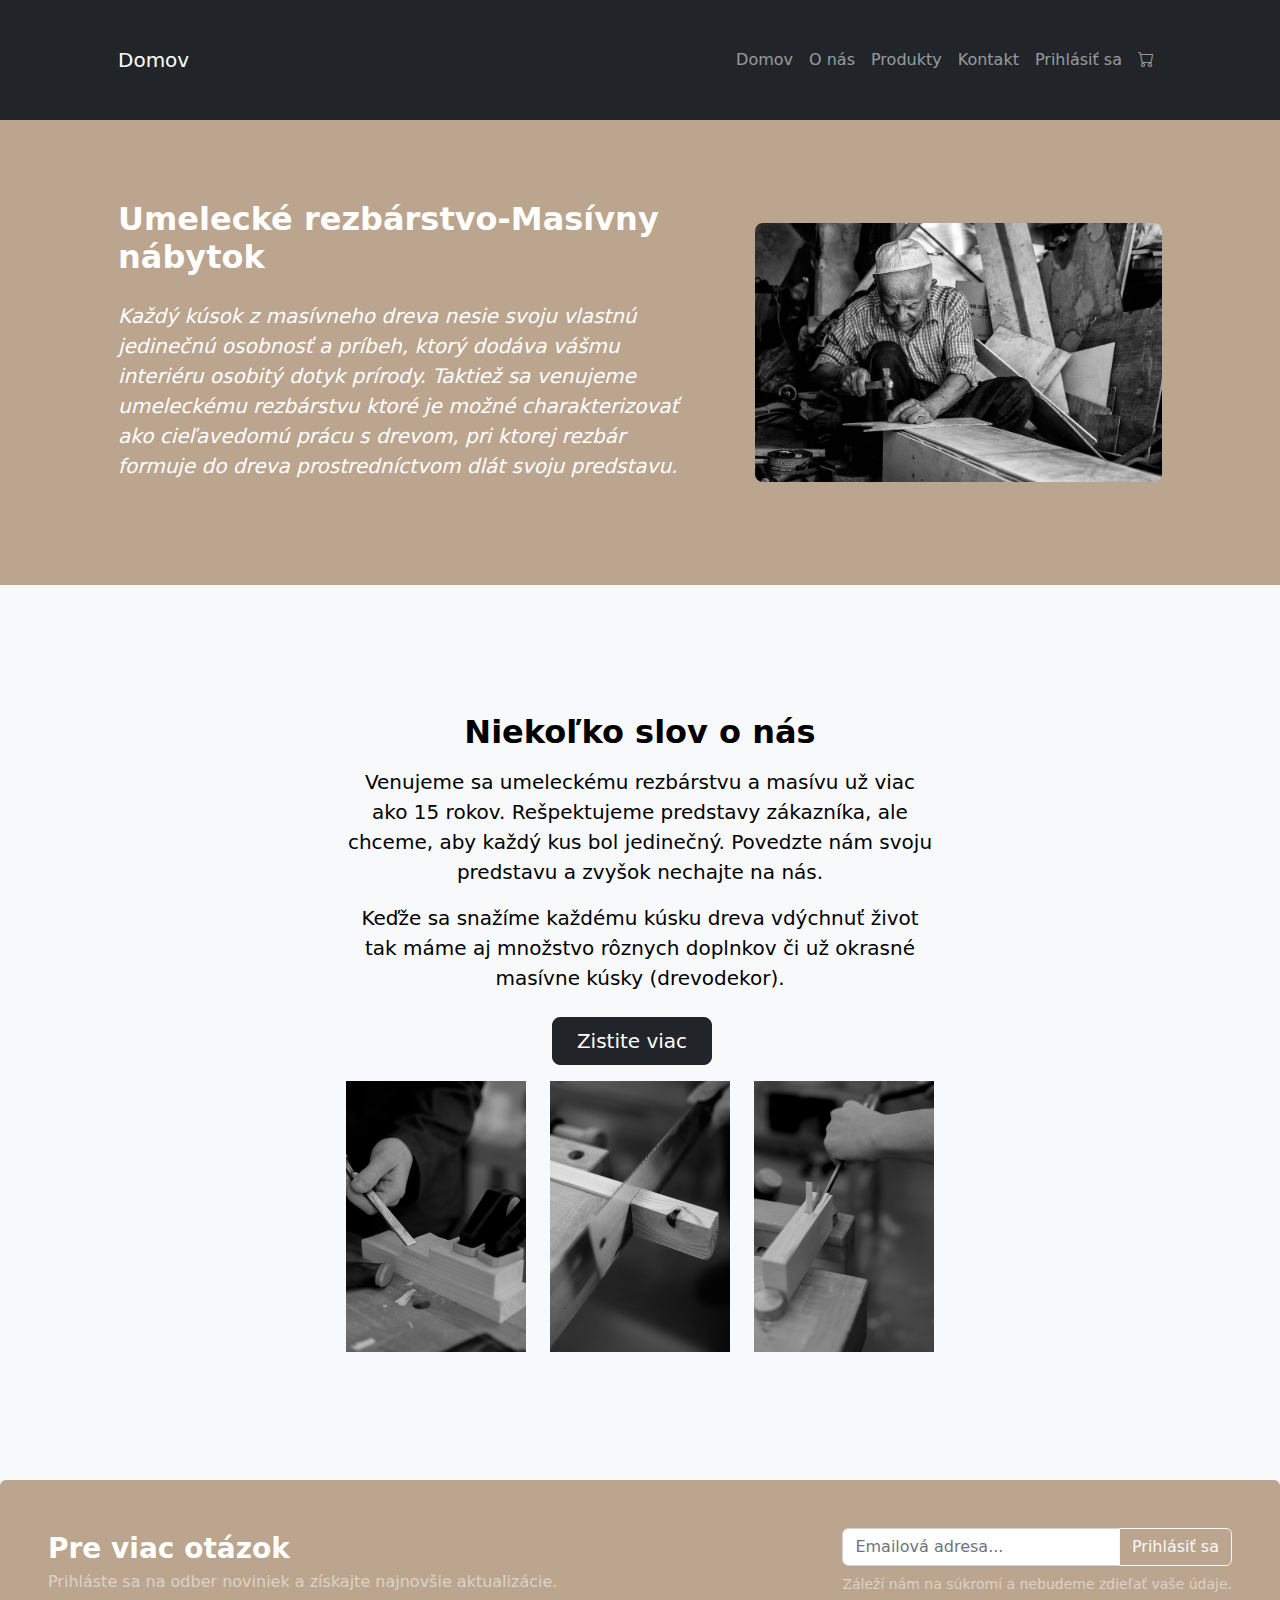
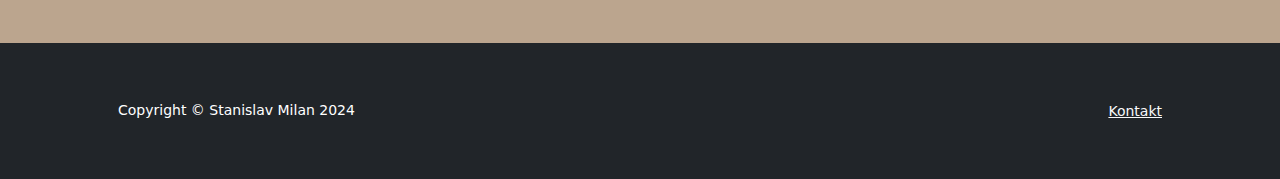
<file: index.html>
<!DOCTYPE html>
<html lang="sk">
    <head>
        <meta charset="utf-8" />
        <meta name="viewport" content="width=device-width, initial-scale=1, shrink-to-fit=no" />
        <meta name="description" content="" />
        <meta name="author" content="Stanislav Milan" />
        <title>Umelecké rezbárstvo-Masívny nábytok</title>
        <link rel="icon" type="image/x-icon" href="assets/stanologo.jpg" />
        <link href="https://cdn.jsdelivr.net/npm/bootstrap-icons@1.5.0/font/bootstrap-icons.css" rel="stylesheet" />
        <link href="css/styles.css" rel="stylesheet" />
        <script async src="https://www.googletagmanager.com/gtag/js?id=G-KEGN7KDV3W"></script>
<script>
  window.dataLayer = window.dataLayer || [];
  function gtag(){dataLayer.push(arguments);}
  gtag('js', new Date());

  gtag('config', 'G-KEGN7KDV3W');
</script>
    </head>
    <body class="d-flex flex-column h-100 mt-0">
        <main class="flex-shrink-0">
            <!-- Navigacia-->
            <nav class="navbar navbar-expand-lg navbar-dark bg-dark">
                <div class="container px-5">
                    <a class="navbar-brand">Domov</a>
                    <button class="navbar-toggler" type="button" data-bs-toggle="collapse" data-bs-target="#navbarSupportedContent" aria-controls="navbarSupportedContent" aria-expanded="false" aria-label="Toggle navigation"><span class="navbar-toggler-icon"></span></button>
                    <div class="collapse navbar-collapse" id="navbarSupportedContent">
                        <ul class="navbar-nav ms-auto mb-2 mb-lg-0">
                            <li class="nav-item"><a class="nav-link" href="index.html">Domov</a></li>
                            <li class="nav-item"><a class="nav-link" href="o nas.html">O nás</a></li>
                            <li class="nav-item"><a class="nav-link" href="produkty.html">Produkty</a></li>
                            <li class="nav-item"><a class="nav-link" href="kontakt.html">Kontakt</a></li>
                            <li class="nav-item"><a class="nav-link" href="prihlasenie.html">Prihlásiť sa</a></li>
                            <li class="nav-item">
                              <a class="nav-link" href="cart.html"><i class="bi bi-cart"></i></a>
                            </li>
                            <li class="nav-item dropdown">
                    </div>
                </div>
            </nav>
            <!-- Header-->
            <button type="button" class="btn btn-dark  btn-floating btn-lg" id="btn-back-to-top">
                <i class="bi bi-arrow-up-circle"></i>
              </button>
            <header class="py-0" style="background-color: #bba58e;">
                <div class="container px-5">
                    <div class="row gx-5 align-items-center justify-content-center">
                        <div class="col-lg-8 col-xl-7 col-xxl-6">
                            <div class="my-5 text-center text-xl-start">
                                <h1 class="fs-2 fw-bolder text-white mb-4">Umelecké rezbárstvo-Masívny nábytok</h1>
                                <div class="fs-5 mb-4 fst-italic text-white">Každý kúsok z masívneho dreva nesie svoju vlastnú jedinečnú osobnosť a príbeh, ktorý dodáva vášmu interiéru 
                                  osobitý dotyk prírody. Taktiež sa venujeme umeleckému rezbárstvu ktoré je možné charakterizovať ako cieľavedomú prácu s drevom, pri ktorej rezbár formuje do dreva prostredníctvom dlát svoju predstavu. </div>
                                <div class="d-grid gap-3 d-sm-flex justify-content-sm-center justify-content-xl-start "></div>
                            </div>
                        </div>
                        <div class="col-xl-5 col-xxl-6 d-none d-xl-block text-center"><img class="img-fluid rounded-3 my-4" src="img/foto2.jpg" alt="..." /></div>
                    </div>
                </div>
            </header>          
            <!-- Pár slov o nás-->           
            <div class="py-5 bg-light">
                <div class="container px-5 my-5">
                    <div class="row gx-5 justify-content-center">
                        <div class="col-lg-10 col-xl-7">
                            <div class="text-center">
                                <h2 class=" fw-bolder text-black mb-2">Niekoľko slov
                                    o nás</h2>
                                <p></p>
                                <p class="lead fw-normal text-black mb-3">Venujeme sa umeleckému rezbárstvu a masívu už viac ako 15 rokov. Rešpektujeme predstavy zákazníka, ale chceme, aby každý kus bol jedinečný. Povedzte nám svoju predstavu a zvyšok nechajte na nás.</p>
                                    <p class="lead fw-normal text-black mb-4">Keďže sa snažíme každému kúsku dreva vdýchnuť život tak máme aj množstvo rôznych doplnkov či už okrasné masívne kúsky (drevodekor).</p>
                                    <a class="btn btn-dark btn-lg px-4 me-sm-3" href="about.html">Zistite viac</a>                                        
                                       <p></p>

    <!-- Sekcia: obrazky -->
    <section class="">
      <div class="row">
        <div class="col-lg-4 col-md-12 mb-4 mb-lg-0">
          <div
            class="bg-image hover-overlay ripple shadow-1-strong rounded"
            data-ripple-color="light"
          >
            <img
              src="img/f1.jpg"
              class="w-100"
            />
            <a href="#!" data-mdb-toggle="modal" data-mdb-target="#exampleModal1">
              <div class="mask" style="background-color: rgba(251, 251, 251, 0.2);"></div>
            </a>
          </div>
        </div>
  
        <div class="col-lg-4 mb-4 mb-lg-0">
          <div
            class="bg-image hover-overlay ripple shadow-1-strong rounded"
            data-ripple-color="light"
          >
            <img
              src="img/f2.jpg"
              class="w-100"
            />
            <a href="#!" data-mdb-toggle="modal" data-mdb-target="#exampleModal2">
              <div class="mask" style="background-color: rgba(251, 251, 251, 0.2);"></div>
            </a>
          </div>
        </div>
  
        <div class="col-lg-4 mb-4 mb-lg-0">
          <div
            class="bg-image hover-overlay ripple shadow-1-strong rounded"
            data-ripple-color="light"
          >
            <img
              src="img/f3.jpg"
              class="w-100"
            />
            <a href="#!" data-mdb-toggle="modal" data-mdb-target="#exampleModal3">
              <div class="mask" style="background-color: rgba(251, 251, 251, 0.2);"></div>  
            </a>
          </div>
        </div>
      </div>
    </section>
                                    </div>   
                                </div>
                            </div>
                        </div>
                    </div>
                    <aside class="rounded-top p-4 p-sm-5" style="background-color: #bba58e;">
                        <div class="d-flex align-items-center justify-content-between flex-column flex-xl-row text-center text-xl-start">
                            <div class="mb-4 mb-xl-0">
                                <div class="fs-3 fw-bold text-white">Pre viac otázok </div>
                                <div class="text-white-50">Prihláste sa na odber noviniek a získajte najnovšie aktualizácie.</div>
                            </div>
                            <div class="ms-xl-4">
                                <div class="input-group mb-2">
                                    <input class="form-control" type="text" placeholder="Emailová adresa..." aria-label="Emailová adresa..." aria-describedby="button-newsletter" />
                                    <button class="btn btn-outline-light" id="button-newsletter" type="button">Prihlásiť sa</button>
                                </div>
                                <div class="small text-white-50">Záleží nám na súkromí a nebudeme zdieľať vaše údaje.</div>
                            </div>
                        </div>
                    </aside>
                </div>
            </section>
        </main>
        <!-- Footer-->
        <footer class="bg-dark py-4 mt-auto">
            <div class="container px-5">
                <div class="row align-items-center justify-content-between flex-column flex-sm-row">
                    <div class="col-auto"><div class="small m-0 text-white">Copyright &copy; Stanislav Milan 2024</div></div>
                    <div class="col-auto">
                        <a class="link-light small" href="contact.html">Kontakt</a>
                    </div>
                </div>
            </div>
        </footer>
        <script src="https://cdn.jsdelivr.net/npm/bootstrap@5.2.3/dist/js/bootstrap.bundle.min.js"></script>
        <script src="js/scripts.js"></script>
    </body>
</html>
</file>
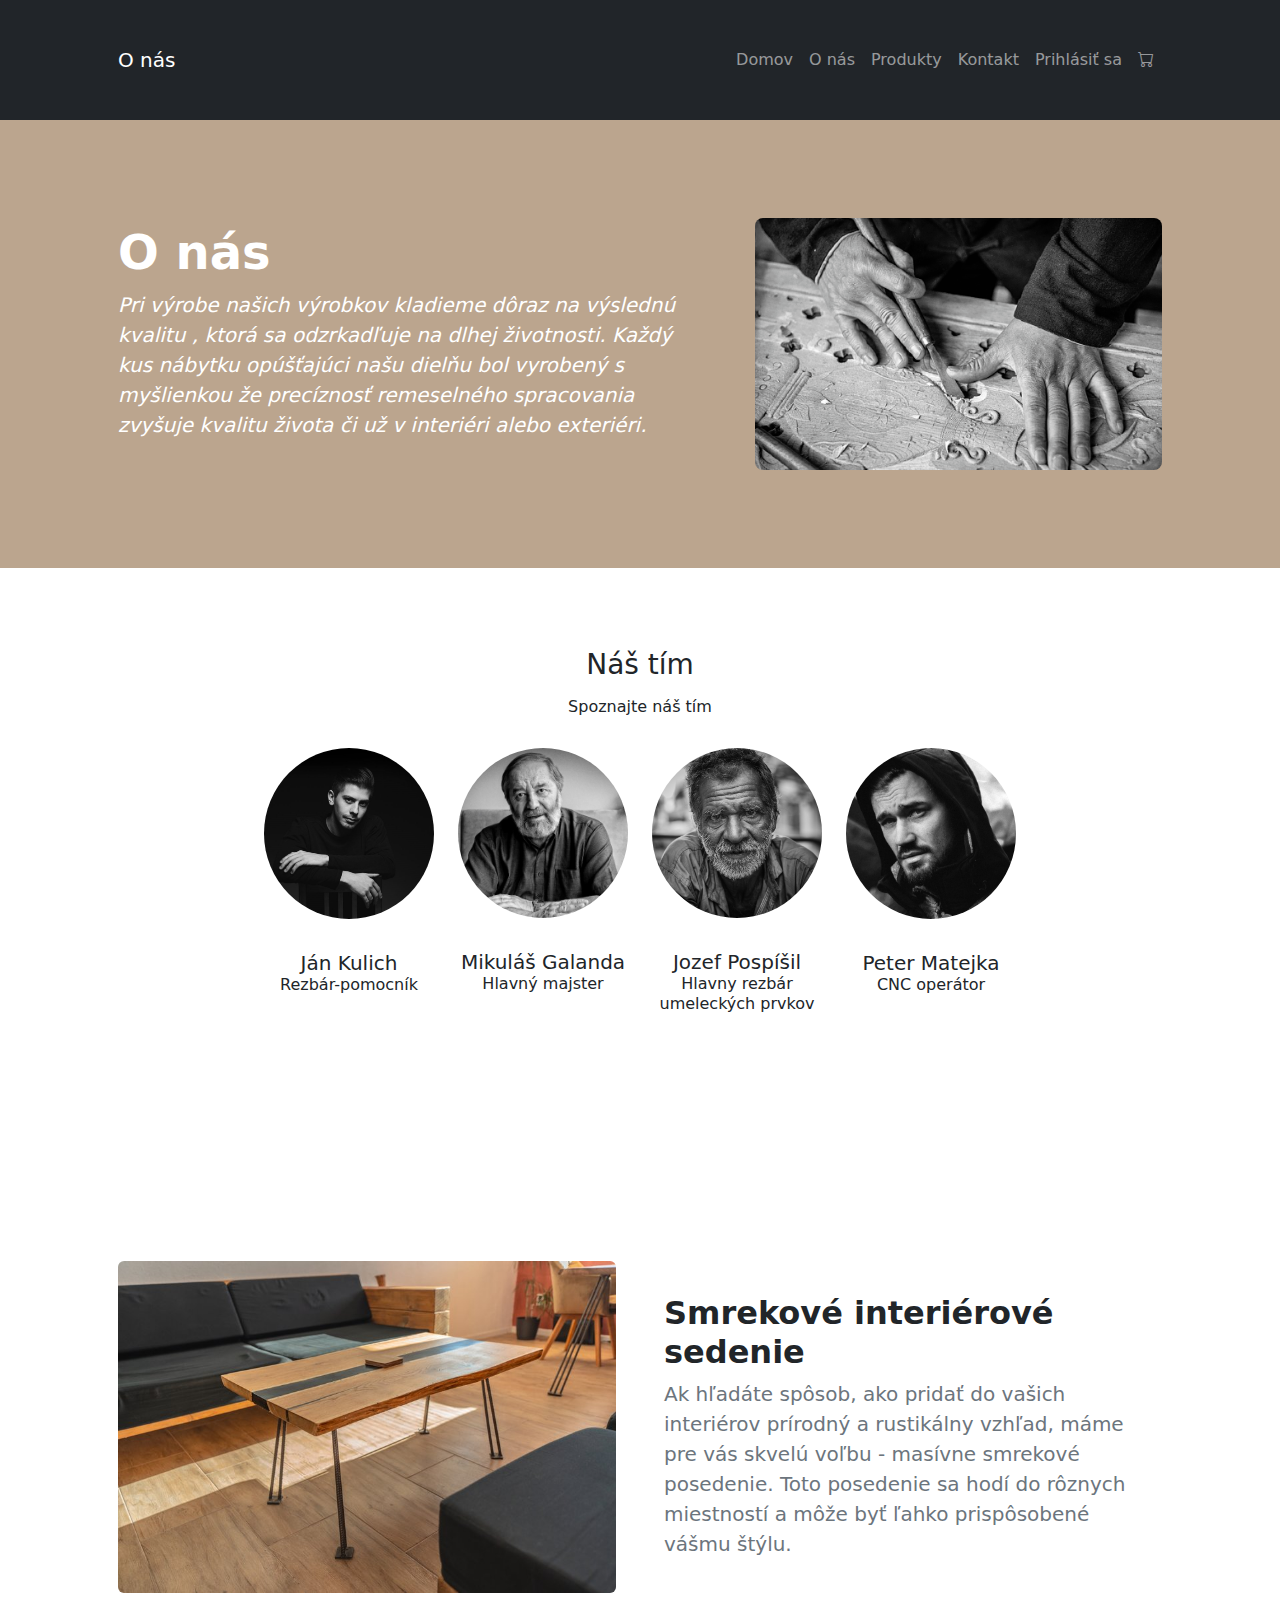
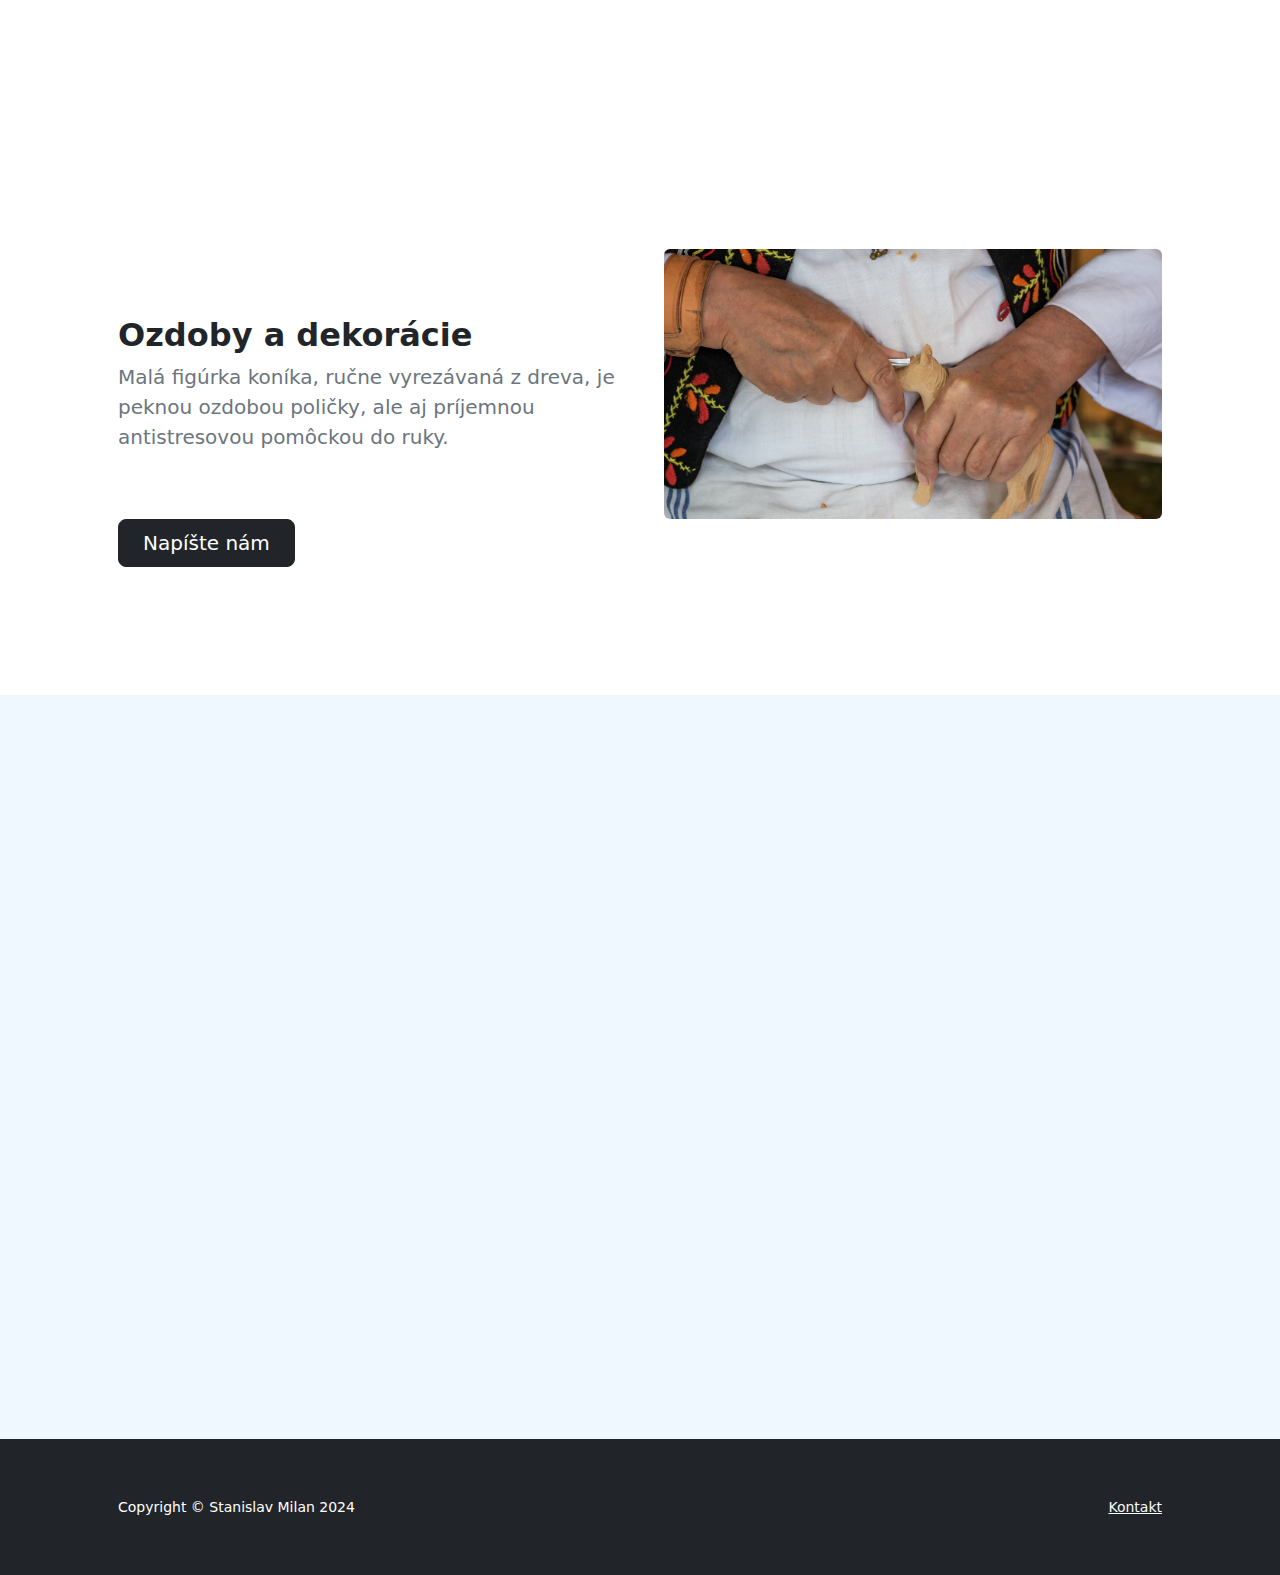
<file: about.html>
<!DOCTYPE html>
<html lang="sk">
    <head>
        <meta charset="utf-8" />
        <meta name="viewport" content="width=device-width, initial-scale=1, shrink-to-fit=no" />
        <meta name="description" content="" />
        <meta name="author" content="Stanislav Milan" />
        <title>Umelecké rezbárstvo-Masívny nábytok</title>
        <link rel="icon" type="image/x-icon" href="assets/stanologo.jpg" />
        <link href="https://cdn.jsdelivr.net/npm/bootstrap-icons@1.5.0/font/bootstrap-icons.css" rel="stylesheet" /> 
        <link href="css/styles.css" rel="stylesheet" />
    </head>
    <body class="d-flex flex-column h-100 mt-0">
        <main class="flex-shrink-0">
            <!-- Navigacia-->
            <nav class="navbar navbar-expand-lg navbar-dark bg-dark">
                <div class="container px-5">
                    <a class="navbar-brand">O nás</a>
                    <button class="navbar-toggler" type="button" data-bs-toggle="collapse" data-bs-target="#navbarSupportedContent" aria-controls="navbarSupportedContent" aria-expanded="false" aria-label="Toggle navigation"><span class="navbar-toggler-icon"></span></button>
                    <div class="collapse navbar-collapse" id="navbarSupportedContent">
                        <ul class="navbar-nav ms-auto mb-2 mb-lg-0">
                            <li class="nav-item"><a class="nav-link" href="index.html">Domov</a></li>
                            <li class="nav-item"><a class="nav-link" href="o nas.html">O nás</a></li>
                            <li class="nav-item"><a class="nav-link" href="produkty.html">Produkty</a></li>
                            <li class="nav-item"><a class="nav-link" href="kontakt.html">Kontakt</a></li>
                            <li class="nav-item"><a class="nav-link" href="prihlasenie.html">Prihlásiť sa</a></li>
                            <li class="nav-item">
                              <a class="nav-link" href="cart.html"><i class="bi bi-cart"></i></a>
                            </li>
                        </ul>     
                    </div>
                </div>
            </nav>  
            <!-- Header-->
            <button type="button" class="btn btn-dark  btn-floating btn-lg" id="btn-back-to-top">
                <i class="bi bi-arrow-up-circle"></i>
              </button>

            <header class="py-4" style="background-color: #bba58e;">
                <div class="container px-5">
                    <div class="row gx-5 align-items-center justify-content-center">
                        <div class="col-lg-8 col-xl-7 col-xxl-6">
                            <div class="my-5 text-center text-xl-start">
                                <h1 class="display-5 fw-bolder text-white mb-2">O nás</h1>
                                <div class="fs-5 mb-4 fst-italic text-white">Pri výrobe našich výrobkov kladieme dôraz na výslednú kvalitu , ktorá sa odzrkadľuje na dlhej životnosti. Každý kus nábytku opúšťajúci našu dielňu bol vyrobený s myšlienkou že precíznosť remeselného spracovania zvyšuje kvalitu života či už v interiéri alebo exteriéri.</div>
                                <div class="d-grid gap-3 d-sm-flex justify-content-sm-center justify-content-xl-start "></div>
                            </div>
                          </div>
                    <div class="col-xl-5 col-xxl-6 d-none d-xl-block text-center"><img class="img-fluid rounded-3 my-4" src="img/foto8.png" alt="..." /></div>
                </div>
              </div>
            </header>
            <div class="py-5 bg-white">
                <div class="container">
                  <div class="row justify-content-center mb-4">
                    <div class="col-md-7 text-center ">
                      <h3 class="mb-3">Náš tím</h3>
                      <h6 class="subtitle">Spoznajte náš tím  </h6>
                    </div>
                  </div>
                  <div class="row justify-content-center">
                    <div class="col-lg-2 mb-4">
                      <div class="row">
                        <div class="col-md-12">
                          <img src="img/pt1.jpg" alt="wrapkit" class="img-fluid rounded-circle" />
                        </div>
                        <div class="col-md-12 text-center">
                          <div class="pt-2">
                            <h5 class="mt-4 font-weight-medium mb-0">Ján Kulich </h5>
                            <h6 class="subtitle mb-3">Rezbár-pomocník</h6>                        
                          </div>
                        </div>
                      </div>
                    </div>
                    <div class="col-lg-2 mb-4">
                      <div class="row">
                        <div class="col-md-12">
                          <img src="img/pt2.jpg" alt="wrapkit" class="img-fluid rounded-circle" />
                        </div>
                        <div class="col-md-12 text-center">
                          <div class="pt-2">
                            <h5 class="mt-4 font-weight-medium mb-0">Mikuláš Galanda</h5>
                            <h6 class="subtitle mb-3">Hlavný majster</h6>                           
                          </div>
                        </div>
                      </div>
                    </div>
                    <div class="col-lg-2 mb-4">
                      <div class="row">
                        <div class="col-md-12">
                          <img src="img/pt3.jpg" alt="wrapkit" class="img-fluid rounded-circle" />
                        </div>
                        <div class="col-md-12 text-center">
                          <div class="pt-2">
                            <h5 class="mt-4 font-weight-medium mb-0">Jozef Pospíšil </h5>
                            <h6 class="subtitle mb-3">Hlavny rezbár umeleckých prvkov</h6>                                                  
                          </div>
                        </div>
                      </div>
                    </div>
                    <div class="col-lg-2 mb-4">
                      <div class="row">
                        <div class="col-md-12">
                          <img src="img/pt4.jpg" alt="wrapkit" class="img-fluid rounded-circle" />
                        </div>
                        <div class="col-md-12 text-center">
                          <div class="pt-2">
                            <h5 class="mt-4 font-weight-medium mb-0">Peter Matejka</h5>
                            <h6 class="subtitle mb-3">CNC operátor</h6>                          
                          </div>
                        </div>
                      </div>
                    </div>
                  </div>
                </div>
              </div>
            <section class="py-5 bg-white" id="scroll-target">
                <div class="container px-5 my-5">
                    <div class="row gx-5 align-items-center">
                        <div class="col-lg-6"><img class="img-fluid rounded mb-5 mb-lg-0" src="img/stol2.jpg" alt="..." /></div>
                        <div class="col-lg-6">
                            <h2 class="fw-bolder">Smrekové interiérové sedenie</h2>
                            <p class="lead fw-normal text-muted mb-0">Ak hľadáte spôsob, ako pridať do vašich interiérov prírodný a rustikálny vzhľad, máme pre vás skvelú voľbu - masívne smrekové posedenie. Toto posedenie sa hodí do rôznych miestností a môže byť ľahko prispôsobené vášmu štýlu.</p>
                        </div>
                    </div>
                </div>
            </section>
            <section class="py-5 bg-white" id="scroll-target">
                <div class="container px-5 my-5">
                    <div class="row gx-5 align-items-center">
                        <div class="col-lg-6 order-first order-lg-last"><img class="img-fluid rounded mb-5 mb-lg-0" src="img/foto4.png" alt="..." /></div>
                        <div class="col-lg-6">
                            <h2 class="fw-bolder">Ozdoby a dekorácie</h2>
                            <p class="lead fw-normal text-muted mb-0">Malá figúrka koníka, ručne vyrezávaná z dreva, je peknou ozdobou poličky, ale aj príjemnou antistresovou pomôckou do ruky. </p>
                        </div>
                    </div>
                    <a class="btn btn-dark btn-lg px-4 me-sm-3" href="message formular.html">Napíšte nám</a>    
                </div>
            </section>
            <!--Google map--> 
            <div class="row justify-content-center mb-4">
              <div class=" text-center ">
            <div class="ratio ratio-16x9">
              <iframe src="https://www.google.com/maps/embed?pb=!1m18!1m12!1m3!1d96714.68291250926!2d-74.05953969406828!3d40.75468158321536!2m3!1f0!2f0!3f0!3m2!1i1024!2i768!4f13.1!3m3!1m2!1s0x89c2588f046ee661%3A0xa0b3281fcecc08c!2sManhattan%2C%20Nowy%20Jork%2C%20Stany%20Zjednoczone!5e0!3m2!1spl!2spl!4v1672242259543!5m2!1spl!2spl"  allowfullscreen="" loading="lazy" referrerpolicy="no-referrer-when-downgrade"></iframe>
            </div>
              </div>
            </div>
        <!-- Footer-->
        <footer class="bg-dark py-4 mt-auto">
            <div class="container px-5">
                <div class="row align-items-center justify-content-between flex-column flex-sm-row">
                    <div class="col-auto"><div class="small m-0 text-white">Copyright &copy; Stanislav Milan 2024</div></div>
                    <div class="col-auto">                  
                        <a class="link-light small" href="contact.html">Kontakt</a>
                    </div>
                </div>
            </div>
        </footer>
        <script src="https://cdn.jsdelivr.net/npm/bootstrap@5.2.3/dist/js/bootstrap.bundle.min.js"></script>
        <script src="js/scripts.js"></script>

    </body>
</html>
</file>
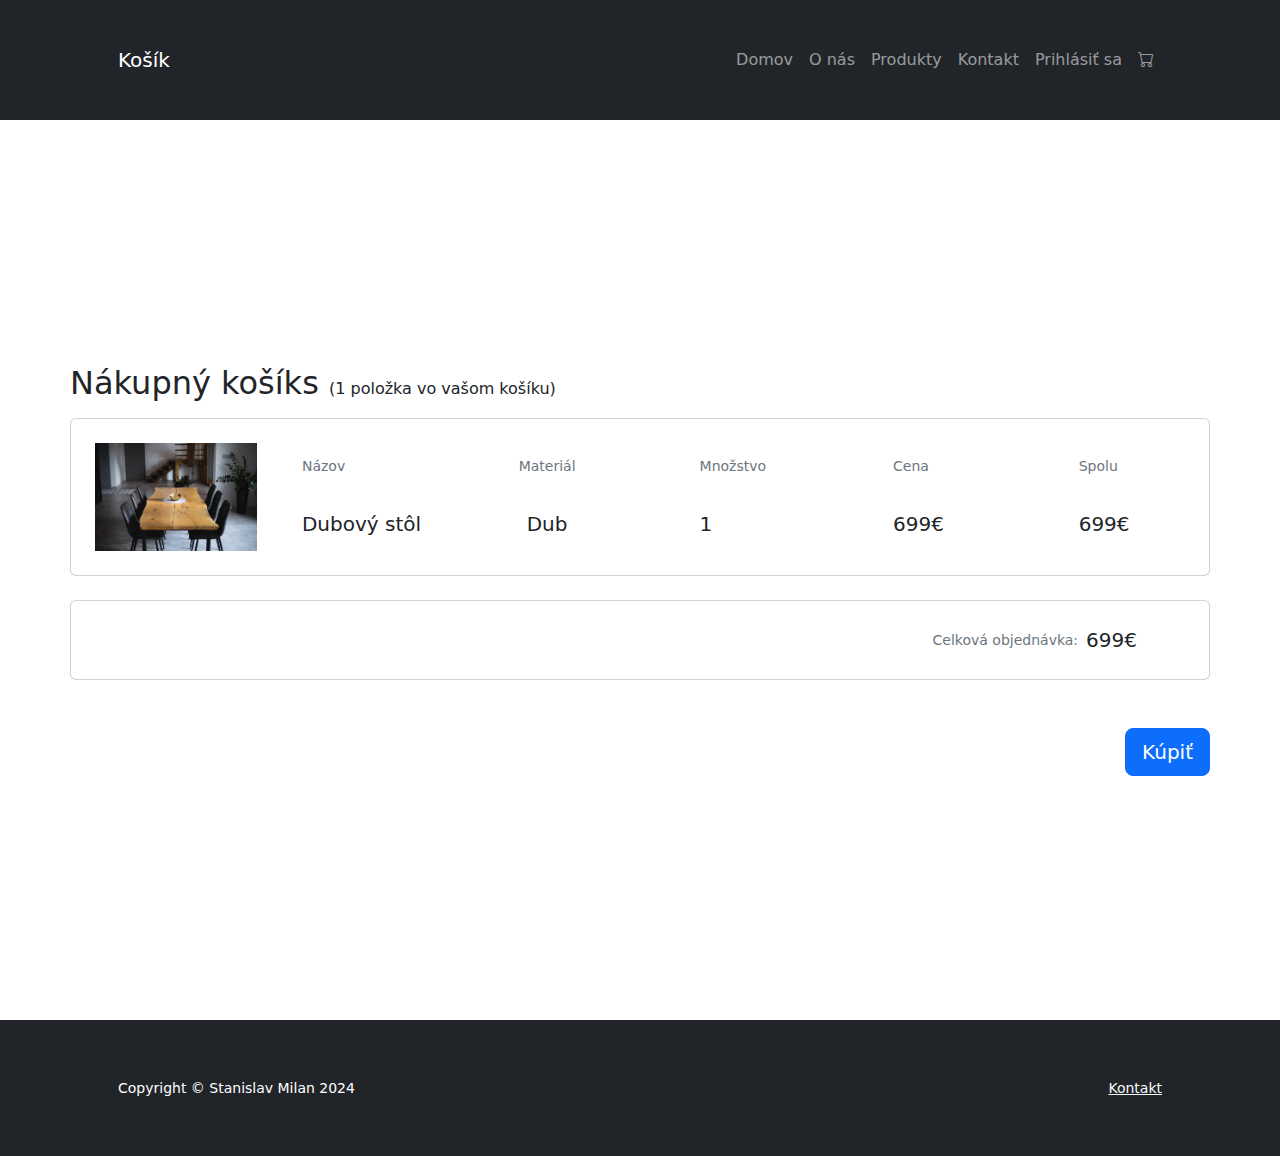
<file: cart.html>
<!DOCTYPE html>
<html lang="sk">
    <head>
        <meta charset="utf-8" />
        <meta name="viewport" content="width=device-width, initial-scale=1, shrink-to-fit=no" />
        <meta name="description" content="" />
        <meta name="author" content="" />
        <title>Umelecké rezbárstvo-Masívny nábytok</title>
        <link rel="icon" type="image/x-icon" href="assets/stanologo.jpg" />
        <link href="https://cdn.jsdelivr.net/npm/bootstrap-icons@1.5.0/font/bootstrap-icons.css" rel="stylesheet" />
        <link href="css/styles.css" rel="stylesheet" />
    </head>
    <body class="d-flex flex-column h-100 mt-0">
        <main class="flex-shrink-0">
            <!-- Navigation-->
            <nav class="navbar navbar-expand-lg navbar-dark bg-dark">
                <div class="container px-5">
                    <a class="navbar-brand">Košík</a>
                    <a class="navbar-brand" href="index.html"></a>
                    <button class="navbar-toggler" type="button" data-bs-toggle="collapse" data-bs-target="#navbarSupportedContent" aria-controls="navbarSupportedContent" aria-expanded="false" aria-label="Toggle navigation"><span class="navbar-toggler-icon"></span></button>
                    <div class="collapse navbar-collapse" id="navbarSupportedContent">
                        <ul class="navbar-nav ms-auto mb-2 mb-lg-0">
                            <li class="nav-item"><a class="nav-link" href="index.html">Domov</a></li>
                            <li class="nav-item"><a class="nav-link" href="o nas.html">O nás</a></li>
                            <li class="nav-item"><a class="nav-link" href="produkty.html">Produkty</a></li>
                            <li class="nav-item"><a class="nav-link" href="kontakt.html">Kontakt</a></li>
                            <li class="nav-item"><a class="nav-link" href="prihlasenie.html">Prihlásiť sa</a></li>
                            <li class="nav-item">
                                <a class="nav-link"><i class="bi bi-cart"></i></a>
                              </li>
                            <li class="nav-item dropdown">  
                            </li>
                        </ul>
                    </div>
                </div>
            </nav>
            <!-- Page Content-->
            <section class="vh-100" style="background-color: #ffffff;">
                <div class="container h-100">
                  <div class="row d-flex justify-content-center align-items-center h-100">
                    <div class="col">
                      <p><span class="h2">Nákupný košíks </span><span class="h6">(1 položka vo vašom košíku)</span></p>
                      <div class="card mb-4">
                        <div class="card-body p-4">
                          <div class="row align-items-center">
                            <div class="col-md-2">
                              <img src="img/stol3.jpeg"
                                class="img-fluid" alt="Generic placeholder image">
                            </div>
                            <div class="col-md-2 d-flex justify-content-center">
                              <div>
                                <p class="small text-muted mb-4 pb-2">Názov</p>
                                <p class="lead fw-normal mb-0">Dubový stôl</p>
                              </div>
                            </div>
                            <div class="col-md-2 d-flex justify-content-center">
                              <div>
                                <p class="small text-muted mb-4 pb-2">Materiál</p>
                                <p class="lead fw-normal mb-0"><i class="fas fa-circle me-2" style="color: #ffffff;"></i>
                                  Dub</p>
                              </div>
                            </div>
                            <div class="col-md-2 d-flex justify-content-center">
                              <div>
                                <p class="small text-muted mb-4 pb-2">Množstvo</p>
                                <p class="lead fw-normal mb-0">1</p>
                              </div>
                            </div>
                            <div class="col-md-2 d-flex justify-content-center">
                              <div>
                                <p class="small text-muted mb-4 pb-2">Cena</p>
                                <p class="lead fw-normal mb-0">699€</p>
                              </div>
                            </div>
                            <div class="col-md-2 d-flex justify-content-center">
                              <div>
                                <p class="small text-muted mb-4 pb-2">Spolu</p>
                                <p class="lead fw-normal mb-0">699€</p>
                              </div>
                            </div>
                          </div>
                        </div>
                      </div>
                      <div class="card mb-5">
                        <div class="card-body p-4">
                          <div class="float-end">
                            <p class="mb-0 me-5 d-flex align-items-center">
                              <span class="small text-muted me-2">Celková objednávka:</span> <span
                                class="lead fw-normal">699€</span>
                            </p>
                          </div>
                        </div>
                      </div>
                      <div class="d-flex justify-content-end">
                        <button type="button" class="btn btn-primary btn-lg">Kúpiť</button>
                      </div>
                    </div>
                  </div>
                </div>
              </section>
        </main>
        <!-- Footer-->
        <footer class="bg-dark py-4 mt-auto">
            <div class="container px-5">
                <div class="row align-items-center justify-content-between flex-column flex-sm-row">
                    <div class="col-auto"><div class="small m-0 text-white">Copyright &copy; Stanislav Milan 2024</div></div>
                    <div class="col-auto">
                        
                        <a class="link-light small" href="contact.html">Kontakt</a>
                    </div>
                </div>
            </div>
        </footer>
        <script src="https://cdn.jsdelivr.net/npm/bootstrap@5.2.3/dist/js/bootstrap.bundle.min.js"></script>
        <script src="js/scripts.js"></script>
    </body>
</html>
</file>
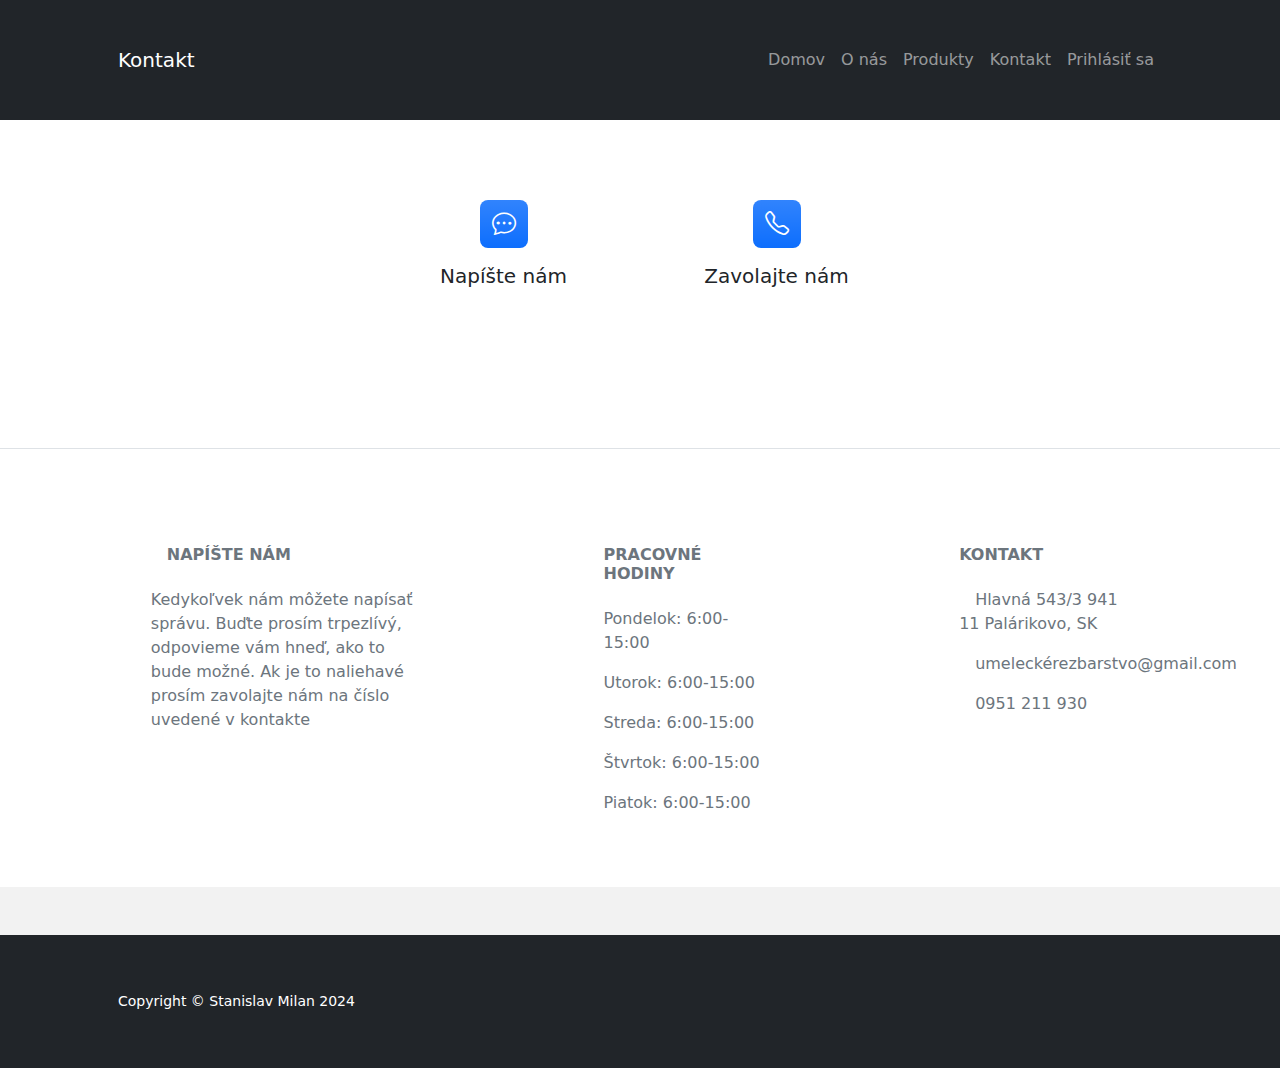
<file: contact.html>
<!DOCTYPE html>
<html lang="sk">
    <head>
        <meta charset="utf-8" />
        <meta name="viewport" content="width=device-width, initial-scale=1, shrink-to-fit=no" />
        <meta name="description" content />
        <meta name="author" content />
        <title>Umelecké rezbárstvo-Masívny nábytok</title>
        <!-- Favicon-->
        <link rel="icon" type="image/x-icon" href="assets/stanologo.jpg" />
        <!-- Bootstrap icons-->
        <link href="https://cdn.jsdelivr.net/npm/bootstrap-icons@1.5.0/font/bootstrap-icons.css" rel="stylesheet" />
        <!-- Core theme CSS (includes Bootstrap)-->
        <link href="css/styles.css" rel="stylesheet" />
    </head>
    <body class="d-flex flex-column mt-0">
        <main class="flex-shrink-0">
            <!-- Navigation-->
            
            
            <nav class="navbar navbar-expand-lg navbar-dark bg-dark">
                <div class="container px-5">
                    <a class="navbar-brand">Kontakt</a>
                    <button class="navbar-toggler" type="button" data-bs-toggle="collapse" data-bs-target="#navbarSupportedContent" aria-controls="navbarSupportedContent" aria-expanded="false" aria-label="Toggle navigation"><span class="navbar-toggler-icon"></span></button>
                    <div class="collapse navbar-collapse" id="navbarSupportedContent">
                        <ul class="navbar-nav ms-auto mb-2 mb-lg-0">
                            <li class="nav-item"><a class="nav-link" href="index.html">Domov</a></li>
                            <li class="nav-item"><a class="nav-link" href="about.html">O nás</a></li>
                            <li class="nav-item"><a class="nav-link" href="pricing.html">Produkty</a></li>
                            <li class="nav-item"><a class="nav-link" href="contact.html">Kontakt</a></li>   
                            <li class="nav-item"><a class="nav-link" href="faq.html">Prihlásiť sa</a></li>
                            <li class="nav-item dropdown">
                                
                        
                    </div>
                </div>
            </nav>
            
            <!-- Page content-->
            <section class="py-10 bg-white" id="scroll-target">
                <div class="container px-5">
                    
                    <!-- Contact form-->
                    
                    <!-- Contact cards-->
                    
                    
                      <div class="row gx-5 row-cols-2 row-cols-lg-4 py-5 justify-content-center flex align-items-center">
                          <div class="col text-center justify-content-center flex align-items-center">
                              <div class="feature bg-primary bg-gradient text-white rounded-3 mb-3"><i class="bi bi-chat-dots"></i></div>
                              <div class="h5 mb-2">Napíšte nám</div>
                              
                          </div>
                          
                          <div class="col text text-center">
                              <div class="feature bg-primary bg-gradient text-white rounded-3 mb-3"><i class="bi bi-telephone"></i></div>
                              <div class="h5">Zavolajte nám</div>
                            
                          </div>
                      </div>
                  </div>
              </section>
          </main>
          <!-- Footer -->
  <footer class="text-center text-lg-start bg-white text-muted">
      <!-- Section: Social media -->
      <section class="d-flex justify-content-center justify-content-lg-between p-4 border-bottom">
        <!-- Left -->
        
        <!-- Left -->
    
        <!-- Right -->
        <div>
          <a href="" class="me-4 text-reset">
            <i class="fab fa-facebook-f"></i>
          </a>
          <a href="" class="me-4 text-reset">
            <i class="fab fa-twitter"></i>
          </a>
          <a href="" class="me-4 text-reset">
            <i class="fab fa-google"></i>
          </a>
          <a href="" class="me-4 text-reset">
            <i class="fab fa-instagram"></i>
          </a>
          <a href="" class="me-4 text-reset">
            <i class="fab fa-linkedin"></i>
          </a>
          <a href="" class="me-4 text-reset">
            <i class="fab fa-github"></i>
          </a>
        </div>
        <!-- Right -->
      </section>
      <!-- Section: Social media -->
    
      <!-- Section: Links  -->
      <section class="">
        <div class="container text-center text-md-start mt-5">
          <!-- Grid row -->
          <div class="row mt-3">
            <!-- Grid column -->
            <div class="col-md-3 col-lg-4 col-xl-3 mx-auto mb-4">
              <!-- Content -->
              <h6 class="text-uppercase fw-bold mb-4">
                <i class="fas fa-gem me-3"></i>NAPÍŠTE NÁM
              </h6>
              <p>
                Kedykoľvek nám môžete napísať správu. Buďte prosím trpezlívý, odpovieme vám hneď, ako to bude možné. Ak je to naliehavé prosím zavolajte nám na číslo uvedené v kontakte
              </p>
            </div>
            <!-- Grid column -->
    
            <!-- Grid column -->
            <div class="col-md-2 col-lg-2 col-xl-2 mx-auto mb-4">
              <!-- Links -->
              <h6 class="text-uppercase fw-bold mb-4">
                PRACOVNÉ HODINY
              </h6>
              <p>
                <a>Pondelok: 6:00-15:00</a>
              </p>
              <p>
                <a>Utorok: 6:00-15:00</a>
              </p>
              <p>
                <a>Streda: 6:00-15:00</a>
              </p>
              <p>
                <a>Štvrtok: 6:00-15:00</a>
              </p>
              <p>
                <a>Piatok: 6:00-15:00</a>
              </p>
            </div>
            <!-- Grid column -->
    
            <!-- Grid column -->
            <div class="col-md-3 col-lg-2 col-xl-2 mx-auto mb-4">
              
              <h6 class="text-uppercase fw-bold mb-4">Kontakt</h6>
              <p><i class="fas fa-home me-3"></i> Hlavná 543/3
              941 11 Palárikovo, SK</p>
              <p>
                <i class="fas fa-envelope me-3"></i>
                umeleckérezbarstvo@gmail.com
              </p>
              
              <p><i class="fas fa-print me-3"></i> 0951 211 930</p>
            </div>
            <!-- Grid column -->
          </div>
          <!-- Grid row -->
        </div>
      </section>
    <!-- Section: Links  -->
  
    <!-- Copyright -->
    <div class="text-center p-4" style="background-color: rgba(0, 0, 0, 0.05);">
     
    </div>
    <!-- Copyright -->
  </footer>
  <!-- Footer -->

        <!-- Footer-->
        
        
        <footer class="bg-dark py-4 mt-auto">
            <div class="container px-5">
                <div class="row align-items-center justify-content-between flex-column flex-sm-row">
                    <div class="col-auto"><div class="small m-0 text-white">Copyright &copy; Stanislav Milan 2024</div></div>
                    <div class="col-auto">
                       
                        
                        
                    </div>
                </div>
            </div>
        </footer>
        <!-- Bootstrap core JS-->
        <script src="https://cdn.jsdelivr.net/npm/bootstrap@5.2.3/dist/js/bootstrap.bundle.min.js"></script>
        <!-- Core theme JS-->
        <script src="js/scripts.js"></script>
       
        <script src="https://cdn.startbootstrap.com/sb-forms-latest.js"></script>
    </body>
</html>
</file>
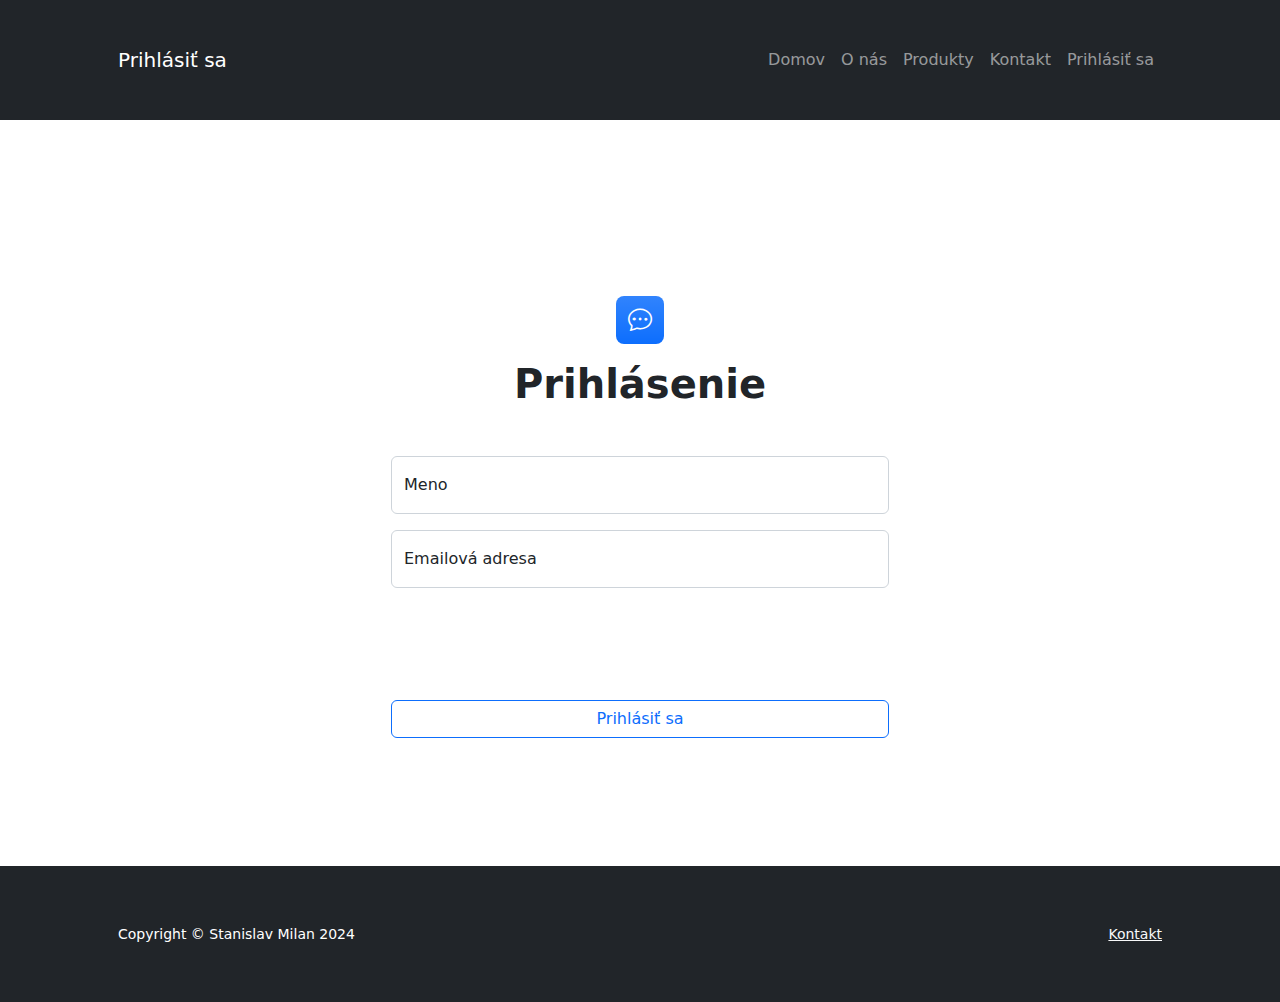
<file: faq.html>
<!DOCTYPE html>
<html lang="sk">
    <head>
        <meta charset="utf-8" />
        <meta name="viewport" content="width=device-width, initial-scale=1, shrink-to-fit=no" />
        <meta name="description" content="" />
        <meta name="author" content="" />
        <title>Umelecké rezbárstvo-Masívny nábytok</title>
        <!-- Favicon-->
        <link rel="icon" type="image/x-icon" href="assets/stanologo.jpg" />
        <!-- Bootstrap icons-->
        <link href="https://cdn.jsdelivr.net/npm/bootstrap-icons@1.5.0/font/bootstrap-icons.css" rel="stylesheet" />
        <!-- Core theme CSS (includes Bootstrap)-->
        <link href="css/styles.css" rel="stylesheet" />
    </head>
    <body class="d-flex flex-column h-100 mt-0">
        <main class="flex-shrink-0">
            <!-- Navigation-->
            <nav class="navbar navbar-expand-lg navbar-dark bg-dark">
                <div class="container px-5">
                    <a class="navbar-brand">Prihlásiť sa</a>
                    <a class="navbar-brand" href="index.html"></a>
                    <button class="navbar-toggler" type="button" data-bs-toggle="collapse" data-bs-target="#navbarSupportedContent" aria-controls="navbarSupportedContent" aria-expanded="false" aria-label="Toggle navigation"><span class="navbar-toggler-icon"></span></button>
                    <div class="collapse navbar-collapse" id="navbarSupportedContent">
                        <ul class="navbar-nav ms-auto mb-2 mb-lg-0">
                            <li class="nav-item"><a class="nav-link" href="index.html">Domov</a></li>
                            <li class="nav-item"><a class="nav-link" href="about.html">O nás</a></li>
                            <li class="nav-item"><a class="nav-link" href="pricing.html">Produkty</a></li>
                            <li class="nav-item"><a class="nav-link" href="contact.html">Kontakt</a></li>
                            <li class="nav-item"><a class="nav-link" href="faq.html">Prihlásiť sa​</a></li>
                            <li class="nav-item dropdown">
                                
                            </li>
                        </ul>
                    </div>
                </div>
            </nav>
            <!-- Page Content-->
            <section class="py-5 bg-white" id="scroll-target">
                <div class="container px-5 my-5">
                    <div class="text-center mb-5">
                        
                  
                    </div>
                    <button type="button" class="btn btn-dark  btn-floating btn-lg" id="btn-back-to-top">
                        <i class="bi bi-arrow-up-circle"></i>
                      </button>
                    
                      
                        <div class="text-center mb-5">
                            <div class="feature bg-primary bg-gradient text-white rounded-3 mb-3"><i class="bi bi-chat-dots"></i></div>
                            <h1 class="fw-bolder">Prihlásenie</h1>
                    
                        </div>
                        <div class="row gx-5 justify-content-center">
                            <div class="col-lg-8 col-xl-6">
                                
                                <form id="contactForm" data-sb-form-api-token="API_TOKEN">
                                    <!-- Name input-->
                                    <div class="form-floating mb-3">
                                        <input class="form-control" id="name" type="text" placeholder="Enter your name..." data-sb-validations="required" />
                                        <label for="name">Meno</label>
                                        <div class="invalid-feedback" data-sb-feedback="name:required">Meno je potrebné.</div>
                                    </div>
                                    <!-- Email address input-->
                                    <div class="form-floating mb-3">
                                        <input class="form-control" id="email" type="email" placeholder="name@example.com" data-sb-validations="required,email" />
                                        <label for="email">Emailová adresa</label>
                                        <div class="invalid-feedback" data-sb-feedback="email:required">Email je potrebný</div>
                                        <div class="invalid-feedback" data-sb-feedback="email:email">Email nie je správny</div>
                                    </div>
                                    <!-- Submit success message-->
                                    <!---->
                                    <!-- This is what your users will see when the form-->
                                    <!-- has successfully submitted-->
                                    <div class="d-none" id="submitSuccessMessage">
                                        <div class="text-center mb-3">
                                            
                                            <br />
                                            <a href="https://startbootstrap.com/solution/contact-forms">https://startbootstrap.com/solution/contact-forms</a>
                                        </div>
                                    </div>

                                    
                                    
                                    
                                    <!-- Submit Button-->

                                    <section class="py-5 bg-white" id="scroll-target"></section>
                                    <div class="d-grid"><a class="btn btn-outline-primary" href="#!">Prihlásiť sa</a></div>
                                </form>
                            </div>
                        </div>
                    </div>
                    <div class="row  gx-5">
                        <div class="col-xl-8">
                           
                                    </div>
                                </div>
                            </div>  
                        </div>
                    </div>
                </div>
            </section>
        </main>
        <!-- Footer-->
        <footer class="bg-dark py-4 mt-auto">
            <div class="container px-5">
                <div class="row align-items-center justify-content-between flex-column flex-sm-row">
                    <div class="col-auto"><div class="small m-0 text-white">Copyright &copy; Stanislav Milan 2024</div></div>
                    <div class="col-auto">
                        
                        <a class="link-light small" href="contact.html">Kontakt</a>
                    </div>
                </div>
            </div>
        </footer>
        <!-- Bootstrap core JS-->
        <script src="https://cdn.jsdelivr.net/npm/bootstrap@5.2.3/dist/js/bootstrap.bundle.min.js"></script>
        <!-- Core theme JS-->
        <script src="js/scripts.js"></script>
    </body>
</html>
</file>
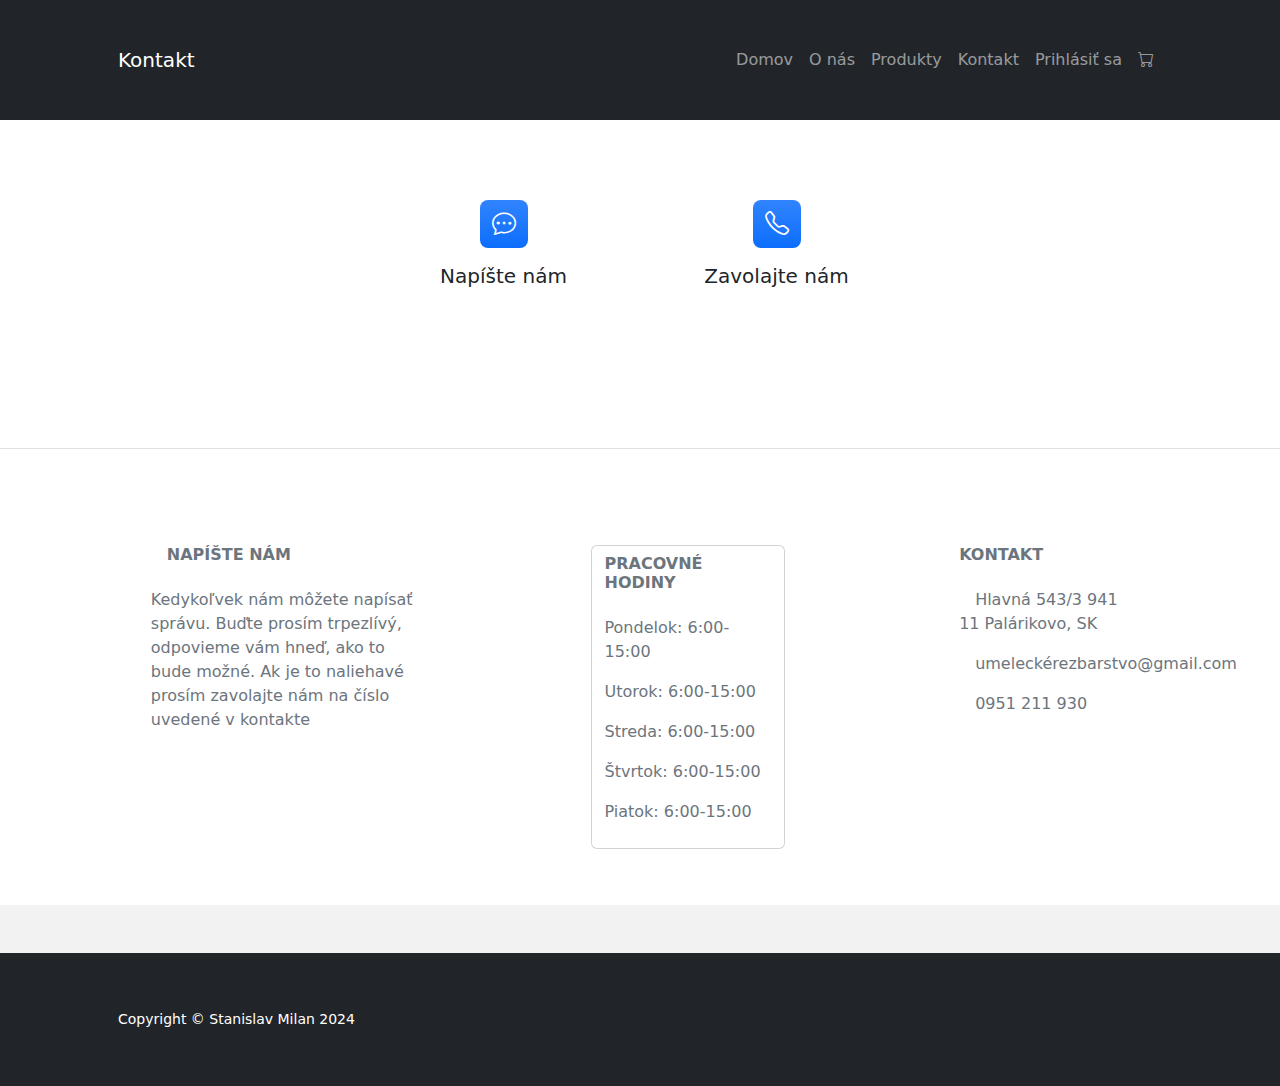
<file: kontakt.html>
<!DOCTYPE html>
<html lang="sk">
    <head>
        <meta charset="utf-8" />
        <meta name="viewport" content="width=device-width, initial-scale=1, shrink-to-fit=no" />
        <meta name="description" content />
        <meta name="author" content />
        <title>Umelecké rezbárstvo-Masívny nábytok</title>
        <link rel="icon" type="image/x-icon" href="assets/stanologo.jpg" />
        <link href="https://cdn.jsdelivr.net/npm/bootstrap-icons@1.5.0/font/bootstrap-icons.css" rel="stylesheet" />
        <link href="css/styles.css" rel="stylesheet" />
        <script async src="https://www.googletagmanager.com/gtag/js?id=G-KEGN7KDV3W"></script>
<script>
  window.dataLayer = window.dataLayer || [];
  function gtag(){dataLayer.push(arguments);}
  gtag('js', new Date());

  gtag('config', 'G-KEGN7KDV3W');
</script>
    </head>
    <body class="d-flex flex-column mt-0">
        <main class="flex-shrink-0">
            <!-- Navigation-->
            <nav class="navbar navbar-expand-lg navbar-dark bg-dark">
                <div class="container px-5">
                    <a class="navbar-brand">Kontakt</a>
                    <button class="navbar-toggler" type="button" data-bs-toggle="collapse" data-bs-target="#navbarSupportedContent" aria-controls="navbarSupportedContent" aria-expanded="false" aria-label="Toggle navigation"><span class="navbar-toggler-icon"></span></button>
                    <div class="collapse navbar-collapse" id="navbarSupportedContent">
                        <ul class="navbar-nav ms-auto mb-2 mb-lg-0">
                            <li class="nav-item"><a class="nav-link" href="index.html">Domov</a></li>
                            <li class="nav-item"><a class="nav-link" href="o nas.html">O nás</a></li>
                            <li class="nav-item"><a class="nav-link" href="produkty.html">Produkty</a></li>
                            <li class="nav-item"><a class="nav-link" href="kontakt.html">Kontakt</a></li>   
                            <li class="nav-item"><a class="nav-link" href="prihlasenie.html">Prihlásiť sa</a></li>
                            <li class="nav-item">
                            <a class="nav-link" href="cart.html"><i class="bi bi-cart"></i></a>
                            </li>
                            <li class="nav-item dropdown">                      
                    </div>
                </div>
            </nav>
            <section class="py-10 bg-white" id="scroll-target">
                <div class="container px-5">
                      <div class="row gx-5 row-cols-2 row-cols-lg-4 py-5 justify-content-center flex align-items-center">
                          <div class="col text-center justify-content-center flex align-items-center">
                              <div class="feature bg-primary bg-gradient text-white rounded-3 mb-3"><i class="bi bi-chat-dots"></i></div>
                              <div class="h5 mb-2">Napíšte nám</div>          
                          </div>                      
                          <div class="col text text-center">
                              <div class="feature bg-primary bg-gradient text-white rounded-3 mb-3"><i class="bi bi-telephone"></i></div>
                              <div class="h5">Zavolajte nám</div>                         
                          </div>
                      </div>
                  </div>
              </section>
          </main>
          <!-- Footer -->
  <footer class="text-center text-lg-start bg-white text-muted">
      <section class="d-flex justify-content-center justify-content-lg-between p-4 border-bottom">
        <div>
          <a href="" class="me-4 text-reset">
            <i class="fab fa-facebook-f"></i>
          </a>
          <a href="" class="me-4 text-reset">
            <i class="fab fa-twitter"></i>
          </a>
          <a href="" class="me-4 text-reset">
            <i class="fab fa-google"></i>
          </a>
          <a href="" class="me-4 text-reset">
            <i class="fab fa-instagram"></i>
          </a>
          <a href="" class="me-4 text-reset">
            <i class="fab fa-linkedin"></i>
          </a>
          <a href="" class="me-4 text-reset">
            <i class="fab fa-github"></i>
          </a>
        </div>
      </section>
      <section class="">
        <div class="container text-center text-md-start mt-5">
          <div class="row mt-3">
            <div class="col-md-3 col-lg-4 col-xl-3 mx-auto mb-4">
              <h6 class="text-uppercase fw-bold mb-4">
                <i class="fas fa-gem me-3"></i>NAPÍŠTE NÁM
              </h6>
              <p>
                Kedykoľvek nám môžete napísať správu. Buďte prosím trpezlívý, odpovieme vám hneď, ako to bude možné. Ak je to naliehavé prosím zavolajte nám na číslo uvedené v kontakte
              </p>
            </div>
            <div class="card h-100 py-2 col-lg-2 col-xl-2 mx-auto mb-4">
              <h6 class="text-uppercase fw-bold mb-4">
                PRACOVNÉ HODINY
              </h6>
              <p>
                <a>Pondelok: 6:00-15:00</a>
              </p>
              <p>
                <a>Utorok: 6:00-15:00</a>
              </p>
              <p>
                <a>Streda: 6:00-15:00</a>
              </p>
              <p>
                <a>Štvrtok: 6:00-15:00</a>
              </p>
              <p>
                <a>Piatok: 6:00-15:00</a>
              </p>
            </div>
            <div class="col-md-3 col-lg-2 col-xl-2 mx-auto mb-4">
              
              <h6 class="text-uppercase fw-bold mb-4">Kontakt</h6>
              <p><i class="fas fa-home me-3"></i> Hlavná 543/3
              941 11 Palárikovo, SK</p>
              <p>
                <i class="fas fa-envelope me-3"></i>
                umeleckérezbarstvo@gmail.com
              </p>         
              <p><i class="fas fa-print me-3"></i> 0951 211 930</p>
            </div>
          </div>
        </div>
      </section>
    <div class="text-center p-4" style="background-color: rgba(0, 0, 0, 0.05);">
    </div>
  </footer>
        <!-- Footer-->
        <footer class="bg-dark py-4 mt-auto">
            <div class="container px-5">
                <div class="row align-items-center justify-content-between flex-column flex-sm-row">
                    <div class="col-auto"><div class="small m-0 text-white">Copyright &copy; Stanislav Milan 2024</div></div>
                    <div class="col-auto">                      
                    </div>
                </div>
            </div>
        </footer>
        <script src="https://cdn.jsdelivr.net/npm/bootstrap@5.2.3/dist/js/bootstrap.bundle.min.js"></script>
        <script src="js/scripts.js"></script>
       
        <script src="https://cdn.startbootstrap.com/sb-forms-latest.js"></script>
    </body>
</html>
</file>
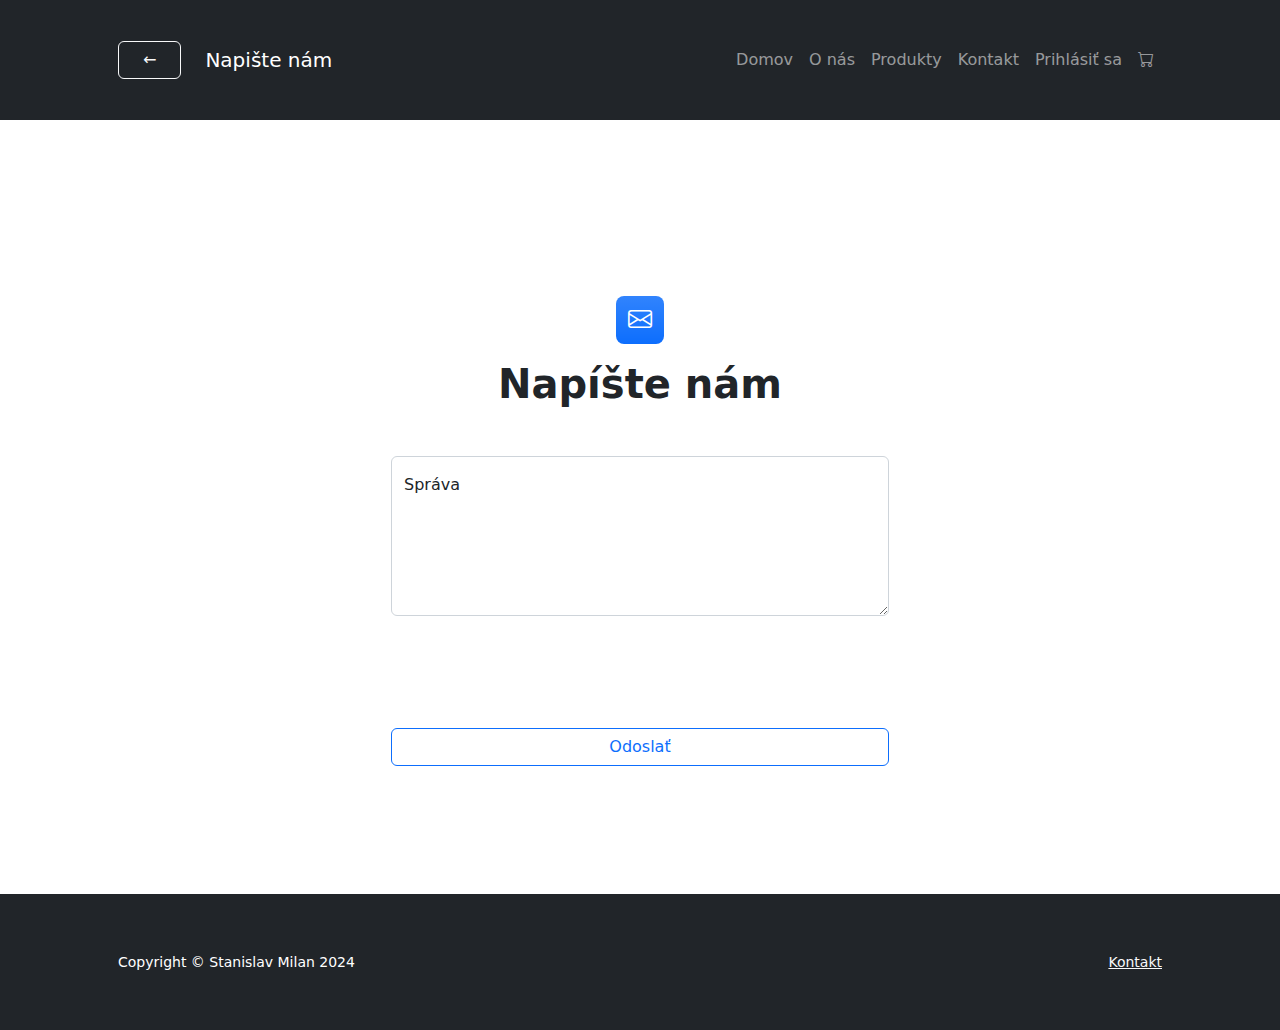
<file: message formular.html>
<!DOCTYPE html>
<html lang="sk">
    <head>
        <meta charset="utf-8" />
        <meta name="viewport" content="width=device-width, initial-scale=1, shrink-to-fit=no" />
        <meta name="description" content="" />
        <meta name="author" content="" />
        <title>Umelecké rezbárstvo-Masívny nábytok</title>
        <link rel="icon" type="image/x-icon" href="assets/stanologo.jpg" />
        <link href="https://cdn.jsdelivr.net/npm/bootstrap-icons@1.5.0/font/bootstrap-icons.css" rel="stylesheet" />
        <link href="css/styles.css" rel="stylesheet" />
        <script async src="https://www.googletagmanager.com/gtag/js?id=G-KEGN7KDV3W"></script>
<script>
  window.dataLayer = window.dataLayer || [];
  function gtag(){dataLayer.push(arguments);}
  gtag('js', new Date());

  gtag('config', 'G-KEGN7KDV3W');
</script>
    </head>
    <body class="d-flex flex-column h-100 mt-0">
        <main class="flex-shrink-0">
            <!-- Navigation-->
            <nav class="navbar navbar-expand-lg navbar-dark bg-dark">
                <div class="container px-5">
                    <a class="btn btn-outline-light btn-md px-4 me-sm-4" href="o nas.html">←</a>    
                    <a class="navbar-brand">Napište nám</a>
                    <a class="navbar-brand" href="index.html"></a>
                    <button class="navbar-toggler" type="button" data-bs-toggle="collapse" data-bs-target="#navbarSupportedContent" aria-controls="navbarSupportedContent" aria-expanded="false" aria-label="Toggle navigation"><span class="navbar-toggler-icon"></span></button>
                    <div class="collapse navbar-collapse" id="navbarSupportedContent">
                        <ul class="navbar-nav ms-auto mb-2 mb-lg-0">
                            <li class="nav-item"><a class="nav-link" href="index.html">Domov</a></li>
                            <li class="nav-item"><a class="nav-link" href="o nas.html">O nás</a></li>
                            <li class="nav-item"><a class="nav-link" href="produkty.html">Produkty</a></li>
                            <li class="nav-item"><a class="nav-link" href="kontakt.html">Kontakt</a></li>
                            <li class="nav-item"><a class="nav-link" href="prihlasenie.html">Prihlásiť sa</a></li>
                            <li class="nav-item">
                                <a class="nav-link"><i class="bi bi-cart"></i></a>
                              </li>
                            <li class="nav-item dropdown">      
                            </li>
                        </ul>
                    </div>
                </div>
            </nav>
            <!-- Page Content-->
            <section class="py-5 bg-white" id="scroll-target">
                <div class="container px-5 my-5">
                    <div class="text-center mb-5">
                    </div>
                    <button type="button" class="btn btn-dark  btn-floating btn-lg" id="btn-back-to-top">
                        <i class="bi bi-arrow-up-circle"></i>
                      </button>                    
                        <div class="text-center mb-5">
                            <div class="feature bg-primary bg-gradient text-white rounded-3 mb-3"><i class="bi bi-envelope"></i></div>
                            <h1 class="fw-bolder">Napíšte nám</h1>               
                        </div>
                        <div class="row gx-5 justify-content-center">
                            <div class="col-lg-8 col-xl-6">
                                
                                <form id="contactForm" data-sb-form-api-token="API_TOKEN">
                                    <div class="form-floating mb-3">
                                        <textarea class="form-control" id="message" type="text" placeholder="Enter your message here..." style="height: 10rem" data-sb-validations="required"></textarea>
                                        <label for="message">Správa</label>    
                                    </div>
                                    <div class="d-none" id="submitSuccessMessage">
                                        <div class="bg-white text-center mb-3">                                      
                                            <br />
                                            <a href="https://startbootstrap.com/solution/contact-forms"></a>
                                        </div>
                                    </div>
                                    <section class="py-5 bg-white" id="scroll-target"></section>
                                    <div class="d-grid"><a class="btn btn-outline-primary" href="#!">Odoslať</a></div>
                                </form>
                            </div>
                        </div>
                    </div>
                    <div class="row gx-5">
                        <div class="col-xl-8">
                           
                                    </div>
                                </div>
                            </div>
                        </div>
                    </div>
                </div>
            </section>
        </main>
        <!-- Footer-->
        <footer class="bg-dark py-4 mt-auto">
            <div class="container px-5">
                <div class="row align-items-center justify-content-between flex-column flex-sm-row">
                    <div class="col-auto"><div class="small m-0 text-white">Copyright &copy; Stanislav Milan 2024</div></div>
                    <div class="col-auto">
                        
                        <a class="link-light small" href="contact.html">Kontakt</a>
                    </div>
                </div>
            </div>
        </footer>
        <script src="https://cdn.jsdelivr.net/npm/bootstrap@5.2.3/dist/js/bootstrap.bundle.min.js"></script>
        <script src="js/scripts.js"></script>
    </body>
</html>
</file>
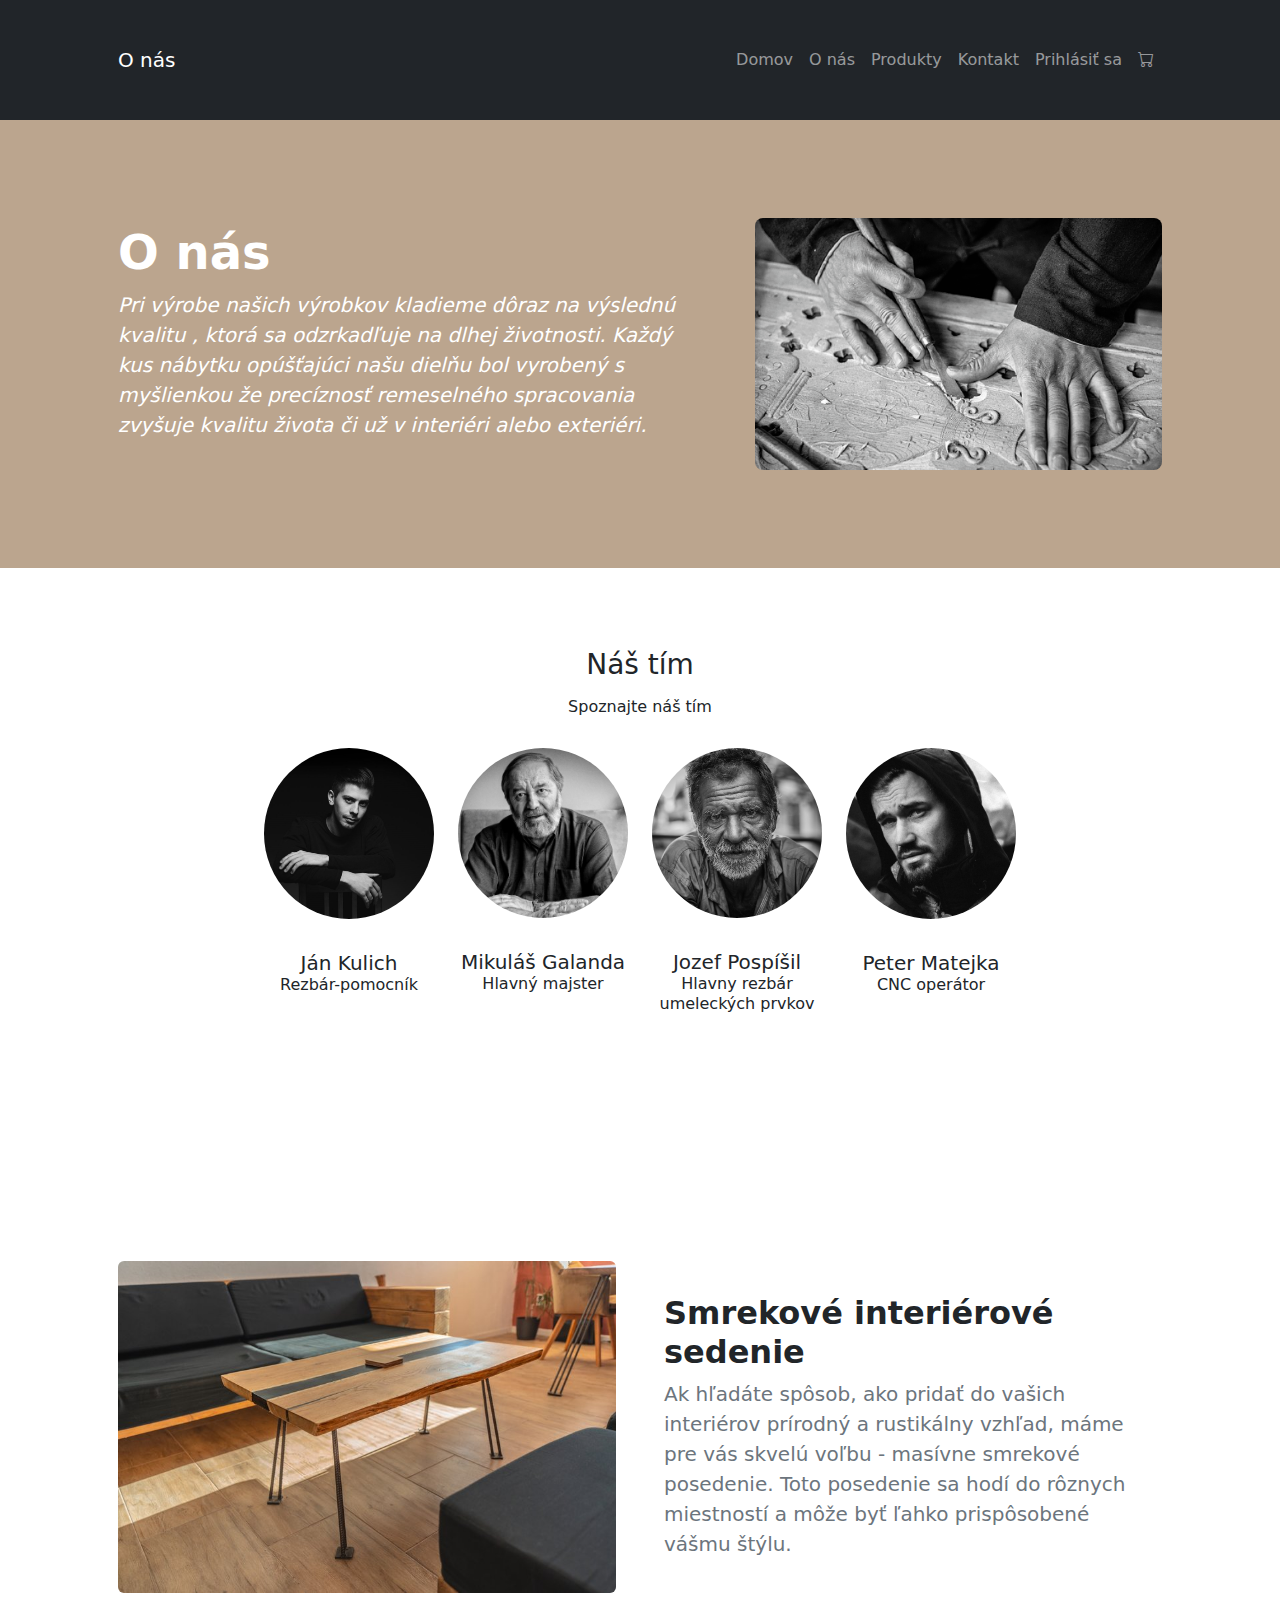
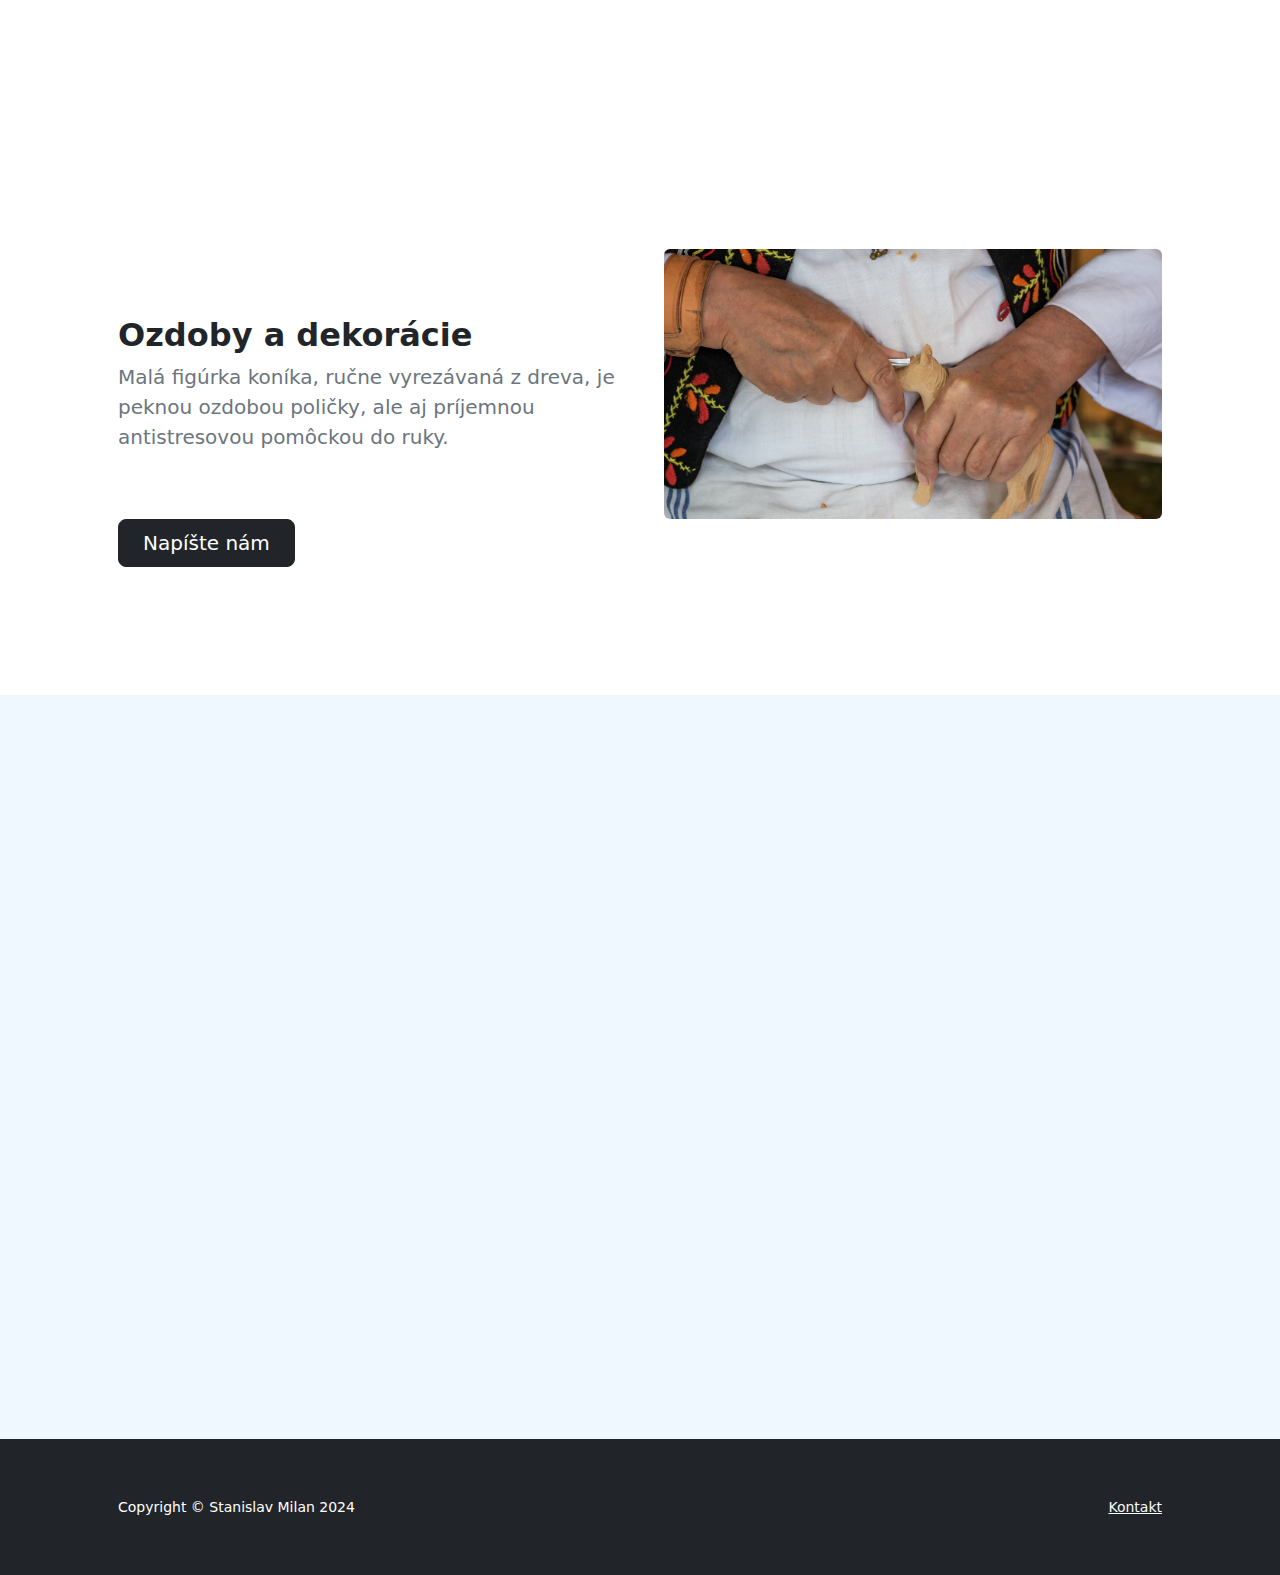
<file: o nas.html>
<!DOCTYPE html>
<html lang="sk">
    <head>
        <meta charset="utf-8" />
        <meta name="viewport" content="width=device-width, initial-scale=1, shrink-to-fit=no" />
        <meta name="description" content="" />
        <meta name="author" content="Stanislav Milan" />
        <title>Umelecké rezbárstvo-Masívny nábytok</title>
        <link rel="icon" type="image/x-icon" href="assets/stanologo.jpg" />
        <link href="https://cdn.jsdelivr.net/npm/bootstrap-icons@1.5.0/font/bootstrap-icons.css" rel="stylesheet" /> 
        <link href="css/styles.css" rel="stylesheet" />
        <script async src="https://www.googletagmanager.com/gtag/js?id=G-KEGN7KDV3W"></script>
<script>
  window.dataLayer = window.dataLayer || [];
  function gtag(){dataLayer.push(arguments);}
  gtag('js', new Date());

  gtag('config', 'G-KEGN7KDV3W');
</script>
    </head>
    <body class="d-flex flex-column h-100 mt-0">
        <main class="flex-shrink-0">
            <!-- Navigacia-->
            <nav class="navbar navbar-expand-lg navbar-dark bg-dark">
                <div class="container px-5">
                    <a class="navbar-brand">O nás</a>
                    <button class="navbar-toggler" type="button" data-bs-toggle="collapse" data-bs-target="#navbarSupportedContent" aria-controls="navbarSupportedContent" aria-expanded="false" aria-label="Toggle navigation"><span class="navbar-toggler-icon"></span></button>
                    <div class="collapse navbar-collapse" id="navbarSupportedContent">
                        <ul class="navbar-nav ms-auto mb-2 mb-lg-0">
                            <li class="nav-item"><a class="nav-link" href="index.html">Domov</a></li>
                            <li class="nav-item"><a class="nav-link" href="o nas.html">O nás</a></li>
                            <li class="nav-item"><a class="nav-link" href="produkty.html">Produkty</a></li>
                            <li class="nav-item"><a class="nav-link" href="kontakt.html">Kontakt</a></li>
                            <li class="nav-item"><a class="nav-link" href="prihlasenie.html">Prihlásiť sa</a></li>
                            <li class="nav-item">
                              <a class="nav-link" href="cart.html"><i class="bi bi-cart"></i></a>
                            </li>
                        </ul>     
                    </div>
                </div>
            </nav>  
            <!-- Header-->
            <button type="button" class="btn btn-dark  btn-floating btn-lg" id="btn-back-to-top">
                <i class="bi bi-arrow-up-circle"></i>
              </button>

            <header class="py-4" style="background-color: #bba58e;">
                <div class="container px-5">
                    <div class="row gx-5 align-items-center justify-content-center">
                        <div class="col-lg-8 col-xl-7 col-xxl-6">
                            <div class="my-5 text-center text-xl-start">
                                <h1 class="display-5 fw-bolder text-white mb-2">O nás</h1>
                                <div class="fs-5 mb-4 fst-italic text-white">Pri výrobe našich výrobkov kladieme dôraz na výslednú kvalitu , ktorá sa odzrkadľuje na dlhej životnosti. Každý kus nábytku opúšťajúci našu dielňu bol vyrobený s myšlienkou že precíznosť remeselného spracovania zvyšuje kvalitu života či už v interiéri alebo exteriéri.</div>
                                <div class="d-grid gap-3 d-sm-flex justify-content-sm-center justify-content-xl-start "></div>
                            </div>
                          </div>
                    <div class="col-xl-5 col-xxl-6 d-none d-xl-block text-center"><img class="img-fluid rounded-3 my-4" src="img/foto8.png" alt="..." /></div>
                </div>
              </div>
            </header>
            <div class="py-5 bg-white">
                <div class="container">
                  <div class="row justify-content-center mb-4">
                    <div class="col-md-7 text-center ">
                      <h3 class="mb-3">Náš tím</h3>
                      <h6 class="subtitle">Spoznajte náš tím  </h6>
                    </div>
                  </div>
                  <div class="row justify-content-center">
                    <div class="col-lg-2 mb-4">
                      <div class="row">
                        <div class="col-md-12">
                          <img src="img/pt1.jpg" alt="wrapkit" class="img-fluid rounded-circle" />
                        </div>
                        <div class="col-md-12 text-center">
                          <div class="pt-2">
                            <h5 class="mt-4 font-weight-medium mb-0">Ján Kulich </h5>
                            <h6 class="subtitle mb-3">Rezbár-pomocník</h6>                        
                          </div>
                        </div>
                      </div>
                    </div>
                    <div class="col-lg-2 mb-4">
                      <div class="row">
                        <div class="col-md-12">
                          <img src="img/pt2.jpg" alt="wrapkit" class="img-fluid rounded-circle" />
                        </div>
                        <div class="col-md-12 text-center">
                          <div class="pt-2">
                            <h5 class="mt-4 font-weight-medium mb-0">Mikuláš Galanda</h5>
                            <h6 class="subtitle mb-3">Hlavný majster</h6>                           
                          </div>
                        </div>
                      </div>
                    </div>
                    <div class="col-lg-2 mb-4">
                      <div class="row">
                        <div class="col-md-12">
                          <img src="img/pt3.jpg" alt="wrapkit" class="img-fluid rounded-circle" />
                        </div>
                        <div class="col-md-12 text-center">
                          <div class="pt-2">
                            <h5 class="mt-4 font-weight-medium mb-0">Jozef Pospíšil </h5>
                            <h6 class="subtitle mb-3">Hlavny rezbár umeleckých prvkov</h6>                                                  
                          </div>
                        </div>
                      </div>
                    </div>
                    <div class="col-lg-2 mb-4">
                      <div class="row">
                        <div class="col-md-12">
                          <img src="img/pt4.jpg" alt="wrapkit" class="img-fluid rounded-circle" />
                        </div>
                        <div class="col-md-12 text-center">
                          <div class="pt-2">
                            <h5 class="mt-4 font-weight-medium mb-0">Peter Matejka</h5>
                            <h6 class="subtitle mb-3">CNC operátor</h6>                          
                          </div>
                        </div>
                      </div>
                    </div>
                  </div>
                </div>
              </div>
            <section class="py-5 bg-white" id="scroll-target">
                <div class="container px-5 my-5">
                    <div class="row gx-5 align-items-center">
                        <div class="col-lg-6"><img class="img-fluid rounded mb-5 mb-lg-0" src="img/stol2.jpg" alt="..." /></div>
                        <div class="col-lg-6">
                            <h2 class="fw-bolder">Smrekové interiérové sedenie</h2>
                            <p class="lead fw-normal text-muted mb-0">Ak hľadáte spôsob, ako pridať do vašich interiérov prírodný a rustikálny vzhľad, máme pre vás skvelú voľbu - masívne smrekové posedenie. Toto posedenie sa hodí do rôznych miestností a môže byť ľahko prispôsobené vášmu štýlu.</p>
                        </div>
                    </div>
                </div>
            </section>
            <section class="py-5 bg-white" id="scroll-target">
                <div class="container px-5 my-5">
                    <div class="row gx-5 align-items-center">
                        <div class="col-lg-6 order-first order-lg-last"><img class="img-fluid rounded mb-5 mb-lg-0" src="img/foto4.png" alt="..." /></div>
                        <div class="col-lg-6">
                            <h2 class="fw-bolder">Ozdoby a dekorácie</h2>
                            <p class="lead fw-normal text-muted mb-0">Malá figúrka koníka, ručne vyrezávaná z dreva, je peknou ozdobou poličky, ale aj príjemnou antistresovou pomôckou do ruky. </p>
                        </div>
                    </div>
                    <a class="btn btn-dark btn-lg px-4 me-sm-3" href="message formular.html">Napíšte nám</a>    
                </div>
            </section>
            <!--Google map--> 
            <div class="row justify-content-center mb-4">
              <div class=" text-center ">
            <div class="ratio ratio-16x9">
              <iframe src="https://www.google.com/maps/embed?pb=!1m18!1m12!1m3!1d96714.68291250926!2d-74.05953969406828!3d40.75468158321536!2m3!1f0!2f0!3f0!3m2!1i1024!2i768!4f13.1!3m3!1m2!1s0x89c2588f046ee661%3A0xa0b3281fcecc08c!2sManhattan%2C%20Nowy%20Jork%2C%20Stany%20Zjednoczone!5e0!3m2!1spl!2spl!4v1672242259543!5m2!1spl!2spl"  allowfullscreen="" loading="lazy" referrerpolicy="no-referrer-when-downgrade"></iframe>
            </div>
              </div>
            </div>
        <!-- Footer-->
        <footer class="bg-dark py-4 mt-auto">
            <div class="container px-5">
                <div class="row align-items-center justify-content-between flex-column flex-sm-row">
                    <div class="col-auto"><div class="small m-0 text-white">Copyright &copy; Stanislav Milan 2024</div></div>
                    <div class="col-auto">                  
                        <a class="link-light small" href="contact.html">Kontakt</a>
                    </div>
                </div>
            </div>
        </footer>
        <script src="https://cdn.jsdelivr.net/npm/bootstrap@5.2.3/dist/js/bootstrap.bundle.min.js"></script>
        <script src="js/scripts.js"></script>

    </body>
</html>
</file>
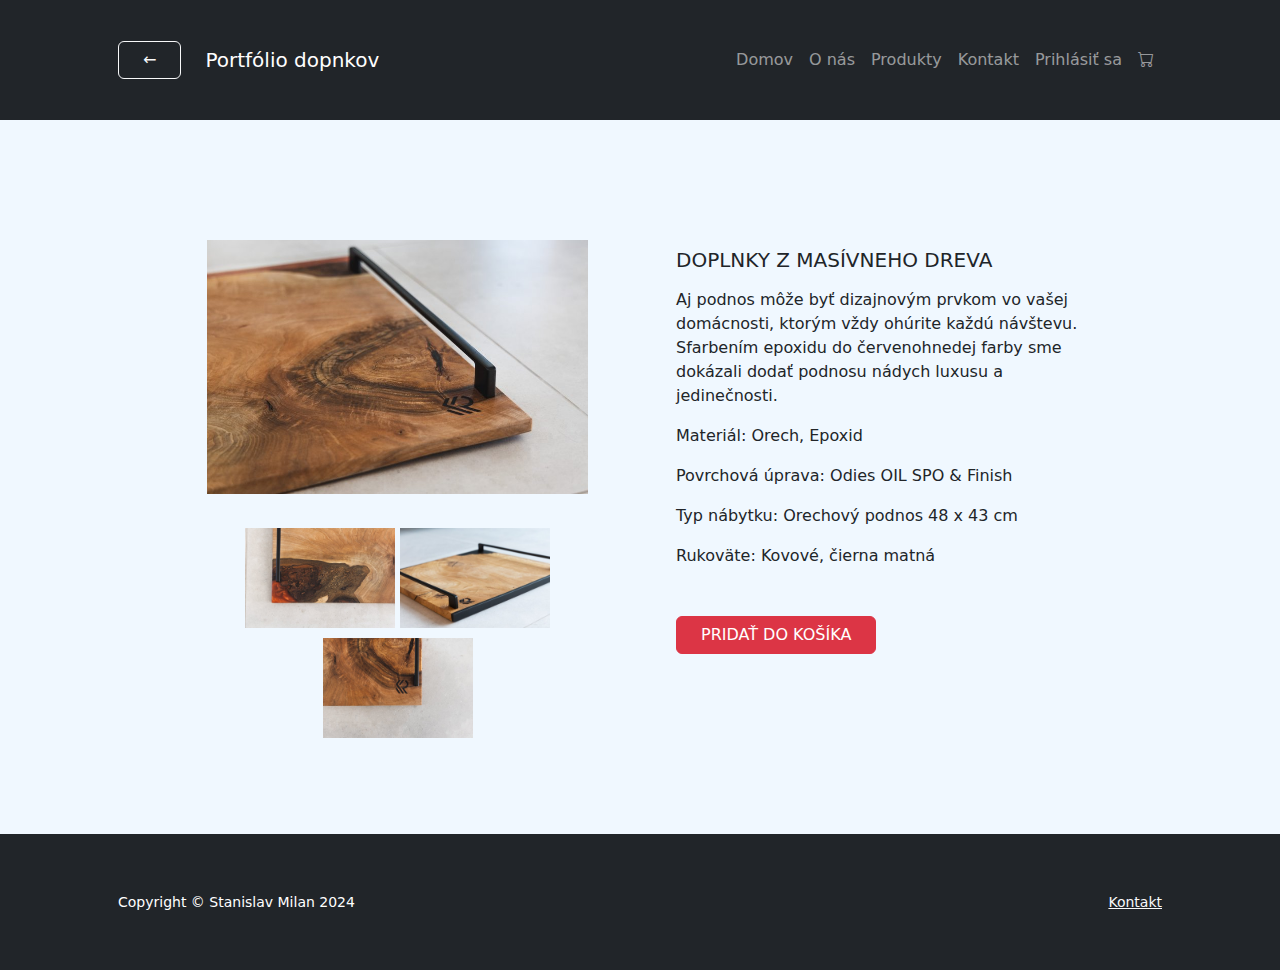
<file: portfolio dopnkov.html>
<!DOCTYPE html>
<html lang="sk">
    <head>
        <meta charset="utf-8" />
        <meta name="viewport" content="width=device-width, initial-scale=1, shrink-to-fit=no" />
        <meta name="description" content="" />
        <meta name="author" content="Stanislav Milan" />
        <title>Umelecké rezbárstvo-Masívny nábytok</title>
        <link rel="icon" type="image/x-icon" href="assets/stanologo.jpg" />
        <link href="https://cdn.jsdelivr.net/npm/bootstrap-icons@1.5.0/font/bootstrap-icons.css" rel="stylesheet" />
        <link href="css/styles.css" rel="stylesheet" />
        <script async src="https://www.googletagmanager.com/gtag/js?id=G-KEGN7KDV3W"></script>
<script>
  window.dataLayer = window.dataLayer || [];
  function gtag(){dataLayer.push(arguments);}
  gtag('js', new Date());

  gtag('config', 'G-KEGN7KDV3W');
</script>
    </head>
    <body class="d-flex flex-column h-100 mt-0">
        <main class="flex-shrink-0">
            <!-- Navigacia-->
            <nav class="navbar navbar-expand-lg navbar-dark bg-dark">
                <div class="container px-5">
                    <a class="btn btn-outline-light btn-md px-4 me-sm-4" href="produkty.html">←</a>    
                    <a class="navbar-brand">Portfólio dopnkov</a>
                    <button class="navbar-toggler" type="button" data-bs-toggle="collapse" data-bs-target="#navbarSupportedContent" aria-controls="navbarSupportedContent" aria-expanded="false" aria-label="Toggle navigation"><span class="navbar-toggler-icon"></span></button>
                    <div class="collapse navbar-collapse" id="navbarSupportedContent">
                        <ul class="navbar-nav ms-auto mb-2 mb-lg-0">
                            <li class="nav-item"><a class="nav-link" href="index.html">Domov</a></li>
                            <li class="nav-item"><a class="nav-link" href="o nas.html">O nás</a></li>
                            <li class="nav-item"><a class="nav-link" href="produkty.html">Produkty</a></li>
                            <li class="nav-item"><a class="nav-link" href="kontakt.html">Kontakt</a></li>
                            <li class="nav-item"><a class="nav-link" href="prihlasenie.html">Prihlásiť sa</a></li>
                            <li class="nav-item">
                                <a class="nav-link"><i class="bi bi-cart"></i></a>
                              </li>
                            <li class="nav-item dropdown">
                    </div>
                </div>
            </nav>
            <div class="container mt-5 mb-5">
                <div class="row d-flex justify-content-center">
                    <div class="col-md-10">
                            <div class="row">
                                <div class="col-md-6">
                                    <div class="images p-3">
                                        <div class="text-center p-4"> <img id="main-image" src="img/podnos1.jpg" width="500" /> </div>
                                        <div class="thumbnail text-center"> <img src="img/podnos2.jpg" width="150" style="padding-top: 10px"> <img src="img/podnos4.jpg" width="150" style="padding-top: 10px"> <img src="img/podnos3.jpg" width="150" style="padding-top: 10px"> </div>
                                    </div> 
                                </div>
                                <div class="col-md-6">
                                    <div class="product p-4">
                                        <div class="d-flex justify-content-between align-items-center"> 
                                        </div>
                                        <div class="mt-4 mb-3">
                                         <h5 class="text-uppercase">Doplnky z masívneho dreva</h5>
                                        </div>
                                        <p class="about">Aj podnos môže byť dizajnovým prvkom vo vašej domácnosti, ktorým vždy ohúrite každú návštevu. Sfarbením epoxidu do červenohnedej farby sme dokázali dodať podnosu nádych luxusu a jedinečnosti. </p>
                                        <p class="about">Materiál:  Orech, Epoxid </p>
                                        <p class="about">Povrchová úprava: Odies OIL SPO & Finish  </p>
                                        <p class="about">Typ nábytku: Orechový podnos 48 x 43 cm </p>
                                        <p class="about">Rukoväte: Kovové, čierna matná  </p>
                                        <div class="sizes mt-5">
                                        </div>
                                        <div class="cart mt-4 align-items-center"> <button class="btn btn-danger text-uppercase mr-2 px-4">Pridať do košíka</button> <i class="fa fa-heart text-muted"></i> <i class="fa fa-share-alt text-muted"></i> </div>
                                    </div>
                                </div>
                            </div>
                        </div>
                    </div>
                </div>
            </div>
          </main>
          <!-- Footer-->
        <footer class="bg-dark py-4 mt-auto">
            <div class="container px-5">
                <div class="row align-items-center justify-content-between flex-column flex-sm-row">
                    <div class="col-auto"><div class="small m-0 text-white">Copyright &copy; Stanislav Milan 2024</div></div>
                    <div class="col-auto">  
                        <a class="link-light small" href="contact.html">Kontakt</a>
                    </div>
                </div>
            </div>
        </footer>
        <script src="https://cdn.jsdelivr.net/npm/bootstrap@5.2.3/dist/js/bootstrap.bundle.min.js"></script>
        <script src="js/scripts.js"></script>
     </body>
</html>
</file>
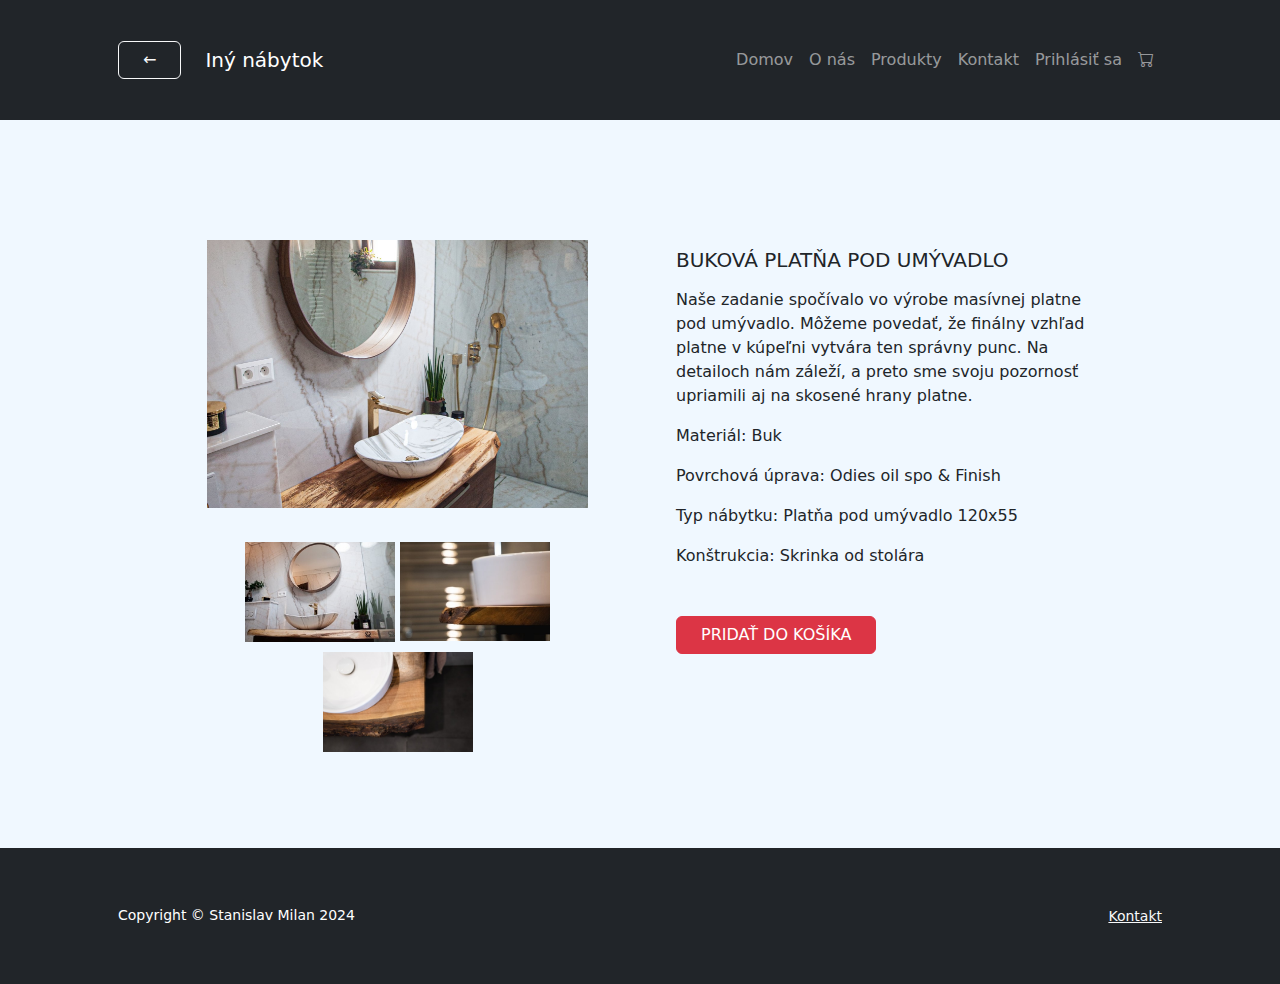
<file: portfolio nábytku.html>
<!DOCTYPE html>
<html lang="sk">
    <head>
        <meta charset="utf-8" />
        <meta name="viewport" content="width=device-width, initial-scale=1, shrink-to-fit=no" />
        <meta name="description" content="" />
        <meta name="author" content="Stanislav Milan" />
        <title>Umelecké rezbárstvo-Masívny nábytok</title>
        <link rel="icon" type="image/x-icon" href="assets/stanologo.jpg" />
        <link href="https://cdn.jsdelivr.net/npm/bootstrap-icons@1.5.0/font/bootstrap-icons.css" rel="stylesheet" />
        <link href="css/styles.css" rel="stylesheet" />
        <script async src="https://www.googletagmanager.com/gtag/js?id=G-KEGN7KDV3W"></script>
<script>
  window.dataLayer = window.dataLayer || [];
  function gtag(){dataLayer.push(arguments);}
  gtag('js', new Date());

  gtag('config', 'G-KEGN7KDV3W');
</script>
    </head>
    <body class="d-flex flex-column h-100 mt-0">
        <main class="flex-shrink-0">
            <!-- Navigacia-->
            <nav class="navbar navbar-expand-lg navbar-dark bg-dark">
                <div class="container px-5">
                    <a class="btn btn-outline-light btn-md px-4 me-sm-4" href="produkty.html">←</a>    
                    <a class="navbar-brand">Iný nábytok</a>
                    <button class="navbar-toggler" type="button" data-bs-toggle="collapse" data-bs-target="#navbarSupportedContent" aria-controls="navbarSupportedContent" aria-expanded="false" aria-label="Toggle navigation"><span class="navbar-toggler-icon"></span></button>
                    <div class="collapse navbar-collapse" id="navbarSupportedContent">
                        <ul class="navbar-nav ms-auto mb-2 mb-lg-0">
                            <li class="nav-item"><a class="nav-link" href="index.html">Domov</a></li>
                            <li class="nav-item"><a class="nav-link" href="o nas.html">O nás</a></li>
                            <li class="nav-item"><a class="nav-link" href="produkty.html">Produkty</a></li>
                            <li class="nav-item"><a class="nav-link" href="kontakt.html">Kontakt</a></li>
                            <li class="nav-item"><a class="nav-link" href="prihlasenie.html">Prihlásiť sa</a></li>
                            <li class="nav-item">
                                <a class="nav-link"><i class="bi bi-cart"></i></a>
                              </li>
                            <li class="nav-item dropdown">
                    </div>
                </div>
            </nav>
            <div class="container mt-5 mb-5">
                <div class="row d-flex justify-content-center">
                    <div class="col-md-10">
                        
                            <div class="row">
                                <div class="col-md-6">
                                    <div class="images p-3">
                                        <div class="text-center p-4"> <img id="main-image" src="img/platna1.jpg" width="500" /> </div>
                                        <div class="thumbnail text-center"> <img src="img/platna2.jpg" width="150" style="padding-top: 10px"> <img src="img/platna3.jpg" width="150" style="padding-top: 10px"> <img src="img/platna4.jpg" width="150" style="padding-top: 10px"> </div>
                                    </div> 
                                </div>
                                <div class="col-md-6">
                                    <div class="product p-4">
                                        <div class="d-flex justify-content-between align-items-center"> 
                                        </div>
                                        <div class="mt-4 mb-3">
                                        <h5 class="text-uppercase">Buková platňa pod umývadlo</h5>
                                        </div>
                                        <p class="about">Naše zadanie spočívalo vo výrobe masívnej platne pod umývadlo. Môžeme povedať, že finálny vzhľad platne v kúpeľni vytvára ten správny punc. Na detailoch nám záleží, a preto sme svoju pozornosť upriamili aj na skosené hrany platne.</p>
                                        <p class="about">Materiál:  Buk</p>
                                        <p class="about">Povrchová úprava: Odies oil spo & Finish  </p>
                                        <p class="about">Typ nábytku: Platňa pod umývadlo 120x55 </p>
                                        <p class="about">Konštrukcia: Skrinka od stolára </p>
                                        <div class="sizes mt-5">
                                        </div>
                                        <div class="cart mt-4 align-items-center"> <button class="btn btn-danger text-uppercase mr-2 px-4">Pridať do košíka</button> <i class="fa fa-heart text-muted"></i> <i class="fa fa-share-alt text-muted"></i> </div>
                                    </div>
                                </div>
                            </div>
                        </div>
                    </div>
                </div>
            </div>
        </main>
        <!-- Footer-->
      <footer class="bg-dark py-4 mt-auto">
          <div class="container px-5">
              <div class="row align-items-center justify-content-between flex-column flex-sm-row">
                  <div class="col-auto"><div class="small m-0 text-white">Copyright &copy; Stanislav Milan 2024</div></div>
                  <div class="col-auto">
                      <a class="link-light small" href="contact.html">Kontakt</a>
                  </div>
              </div>
          </div>
      </footer>
      <script src="https://cdn.jsdelivr.net/npm/bootstrap@5.2.3/dist/js/bootstrap.bundle.min.js"></script>
      <script src="js/scripts.js"></script>
   </body>
</html>
</file>
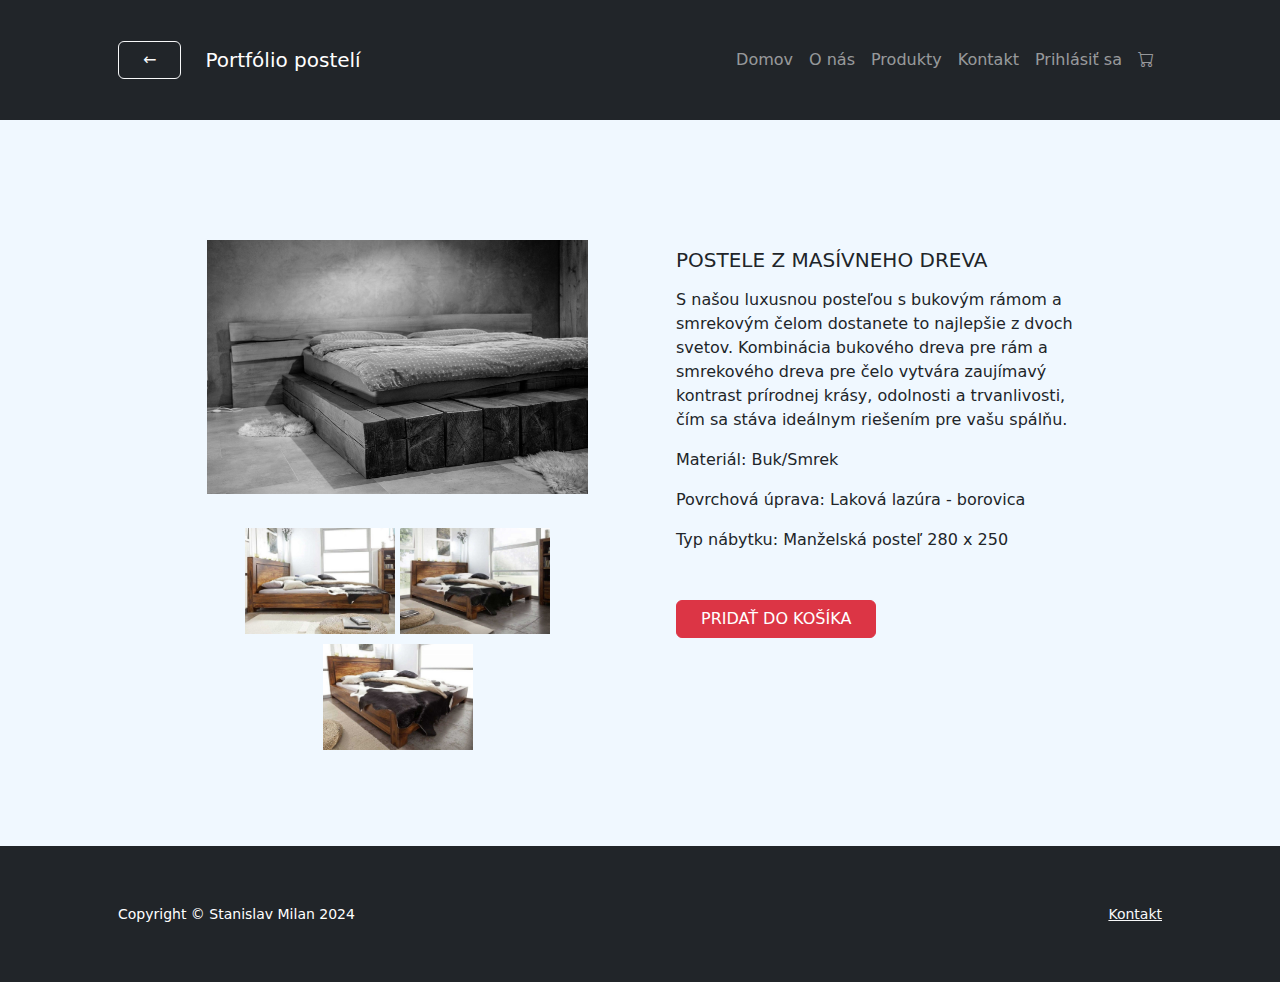
<file: portfolio postelí.html>
<!DOCTYPE html>
<html lang="sk">
    <head>
        <meta charset="utf-8" />
        <meta name="viewport" content="width=device-width, initial-scale=1, shrink-to-fit=no" />
        <meta name="description" content="" />
        <meta name="author" content="Stanislav Milan" />
        <title>Umelecké rezbárstvo-Masívny nábytok</title>
        <link rel="icon" type="image/x-icon" href="assets/stanologo.jpg" />
        <link href="https://cdn.jsdelivr.net/npm/bootstrap-icons@1.5.0/font/bootstrap-icons.css" rel="stylesheet" />
        <link href="css/styles.css" rel="stylesheet" />
        <script async src="https://www.googletagmanager.com/gtag/js?id=G-KEGN7KDV3W"></script>
<script>
  window.dataLayer = window.dataLayer || [];
  function gtag(){dataLayer.push(arguments);}
  gtag('js', new Date());

  gtag('config', 'G-KEGN7KDV3W');
</script>
    </head>
    <body class="d-flex flex-column h-100 mt-0">
        <main class="flex-shrink-0">
            <!-- Navigacia-->
            <nav class="navbar navbar-expand-lg navbar-dark bg-dark">
                <div class="container px-5">
                    <a class="btn btn-outline-light btn-md px-4 me-sm-4" href="produkty.html">←</a>    
                    <a class="navbar-brand">Portfólio postelí</a>
                    <button class="navbar-toggler" type="button" data-bs-toggle="collapse" data-bs-target="#navbarSupportedContent" aria-controls="navbarSupportedContent" aria-expanded="false" aria-label="Toggle navigation"><span class="navbar-toggler-icon"></span></button>
                    <div class="collapse navbar-collapse" id="navbarSupportedContent">
                        <ul class="navbar-nav ms-auto mb-2 mb-lg-0">
                            <li class="nav-item"><a class="nav-link" href="index.html">Domov</a></li>
                            <li class="nav-item"><a class="nav-link" href="o nas.html">O nás</a></li>
                            <li class="nav-item"><a class="nav-link" href="produkty.html">Produkty</a></li>
                            <li class="nav-item"><a class="nav-link" href="kontakt.html">Kontakt</a></li>
                            <li class="nav-item"><a class="nav-link" href="prihlasenie.html">Prihlásiť sa</a></li>
                            <li class="nav-item">
                                <a class="nav-link"><i class="bi bi-cart"></i></a>
                              </li>
                            <li class="nav-item dropdown">
                    </div>
                </div>
            </nav>
            <div class="container mt-5 mb-5">
                <div class="row d-flex justify-content-center">
                    <div class="col-md-10">
                        
                            <div class="row">
                                <div class="col-md-6">
                                    <div class="images p-3">
                                        <div class="text-center p-4"> <img id="main-image" src="img/postel.jpeg" width="500" /> </div>
                                        <div class="thumbnail text-center"> <img src="img/postel2.jpg " width="150" style="padding-top: 10px"> <img src="img/postel3.jpg" width="150" style="padding-top: 10px"> <img src="img/postel4.jpg" width="150" style="padding-top: 10px"> </div>
                                    </div> 
                                </div>
                                <div class="col-md-6">
                                    <div class="product p-4">
                                        <div class="d-flex justify-content-between align-items-center"> 
                                        </div>
                                        <div class="mt-4 mb-3">
                                            <h5 class="text-uppercase">Postele z masívneho dreva</h5>
                                        </div>
                                        <p class="about">S našou luxusnou posteľou s bukovým rámom a smrekovým čelom dostanete to najlepšie z dvoch svetov. Kombinácia bukového dreva pre rám a smrekového dreva pre čelo vytvára zaujímavý kontrast prírodnej krásy, odolnosti a trvanlivosti, čím sa stáva ideálnym riešením pre vašu spálňu.  </p>
                                        <p class="about">Materiál: Buk/Smrek </p>
                                        <p class="about">Povrchová úprava: Laková lazúra - borovica </p>
                                        <p class="about">Typ nábytku: Manželská posteľ 280 x 250  </p>
                                        <div class="sizes mt-5">
                                        </div>
                                        <div class="cart mt-4 align-items-center"> <button class="btn btn-danger text-uppercase mr-2 px-4">Pridať do košíka</button> <i class="fa fa-heart text-muted"></i> <i class="fa fa-share-alt text-muted"></i> </div>
                                    </div>
                                </div>
                            </div>
                        </div>
                    </div>
                </div>
            </div>
        </main>
        <!-- Footer-->
      <footer class="bg-dark py-4 mt-auto">
          <div class="container px-5">
              <div class="row align-items-center justify-content-between flex-column flex-sm-row">
                  <div class="col-auto"><div class="small m-0 text-white">Copyright &copy; Stanislav Milan 2024</div></div>
                  <div class="col-auto">  
                      <a class="link-light small" href="contact.html">Kontakt</a>
                  </div>
              </div>
          </div>
      </footer>
      <script src="https://cdn.jsdelivr.net/npm/bootstrap@5.2.3/dist/js/bootstrap.bundle.min.js"></script>
      <script src="js/scripts.js"></script>
   </body>
</html>
</file>
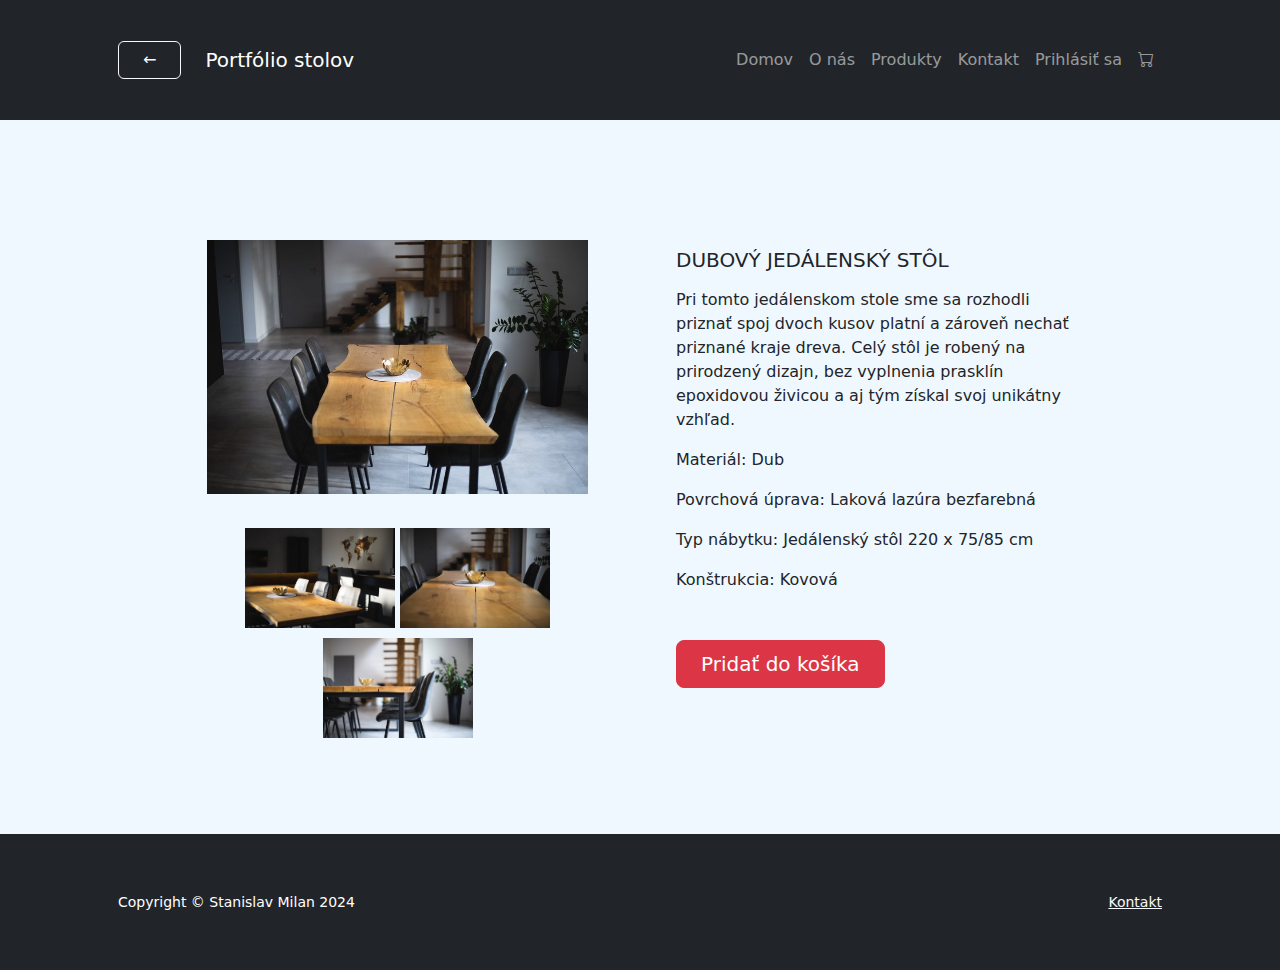
<file: portfolio stolov.html>
<!DOCTYPE html>
<html lang="sk">
    <head>
        <meta charset="utf-8" />
        <meta name="viewport" content="width=device-width, initial-scale=1, shrink-to-fit=no" />
        <meta name="description" content="" />
        <meta name="author" content="Stanislav Milan" />
        <title>Umelecké rezbárstvo-Masívny nábytok</title>
        <link rel="icon" type="image/x-icon" href="assets/stanologo.jpg" />
        <link href="https://cdn.jsdelivr.net/npm/bootstrap-icons@1.5.0/font/bootstrap-icons.css" rel="stylesheet" />
        <link href="css/styles.css" rel="stylesheet" />
        <script async src="https://www.googletagmanager.com/gtag/js?id=G-KEGN7KDV3W"></script>
<script>
  window.dataLayer = window.dataLayer || [];
  function gtag(){dataLayer.push(arguments);}
  gtag('js', new Date());

  gtag('config', 'G-KEGN7KDV3W');
</script>
    </head>
    <body class="d-flex flex-column h-100 mt-0">
        <main class="flex-shrink-0">
            <!-- Navigacia-->
            <nav class="navbar navbar-expand-lg navbar-dark bg-dark">
                <div class="container px-5">
                    <a class="btn btn-outline-light btn-md px-4 me-sm-4" href="produkty.html">←</a>    
                    <a class="navbar-brand">Portfólio stolov</a>
                    <button class="navbar-toggler" type="button" data-bs-toggle="collapse" data-bs-target="#navbarSupportedContent" aria-controls="navbarSupportedContent" aria-expanded="false" aria-label="Toggle navigation"><span class="navbar-toggler-icon"></span></button>
                    <div class="collapse navbar-collapse" id="navbarSupportedContent">
                        <ul class="navbar-nav ms-auto mb-2 mb-lg-0">
                            <li class="nav-item"><a class="nav-link" href="index.html">Domov</a></li>
                            <li class="nav-item"><a class="nav-link" href="o nas.html">O nás</a></li>
                            <li class="nav-item"><a class="nav-link" href="produkty.html">Produkty</a></li>
                            <li class="nav-item"><a class="nav-link" href="kontakt.html">Kontakt</a></li>
                            <li class="nav-item"><a class="nav-link" href="prihlasenie.html">Prihlásiť sa</a></li>
                            <li class="nav-item">
                                <a class="nav-link"><i class="bi bi-cart"></i></a>
                              </li>
                            <li class="nav-item dropdown">
                    </div>
                </div>
            </nav>
            <div class="container mt-5 mb-5">
                <div class="row d-flex justify-content-center">
                    <div class="col-md-10">
                        
                            <div class="row">
                                <div class="col-md-6">
                                    <div class="images p-3">
                                        <div class="text-center p-4"> <img id="main-image" src="img/stol3.jpeg" width="500" /> </div>
                                        <div class="thumbnail text-center"><img src="img/stol4.jpeg" width="150" style="padding-top: 10px"> <img src="img/stol5.jpeg" width="150" style="padding-top: 10px"> <img src="img/stol6.jpeg" width="150" style="padding-top: 10px"> </div>
                                    </div> 
                                </div>
                                <div class="col-md-6">
                                    <div class="product p-4">
                                        <div class="d-flex justify-content-between align-items-center"> 
                                        </div>
                                        <div class="mt-4 mb-3">
                                            <h5 class="text-uppercase">Dubový jedálenský stôl</h5>
                                        </div>
                                        <p class="about">Pri tomto jedálenskom stole sme sa rozhodli priznať spoj dvoch kusov platní a zároveň nechať priznané kraje dreva. Celý stôl je robený na prirodzený dizajn, bez vyplnenia prasklín epoxidovou živicou a aj tým získal svoj unikátny vzhľad.  </p>
                                        <p class="about">Materiál: Dub </p>
                                        <p class="about">Povrchová úprava: Laková lazúra bezfarebná </p>
                                        <p class="about">Typ nábytku: Jedálenský stôl 220 x 75/85 cm </p>
                                        <p class="about">Konštrukcia: Kovová  </p>
                                        <div class="sizes mt-5">
                                        </div>
                                        <a class="btn btn-danger btn-lg px-4 me-sm-3" href="cart.html">Pridať do košíka</a>    
                                    </div>
                                </div>
                            </div>
                        </div>
                    </div>
                </div>
            </div>
        </main>
        <!-- Footer-->
      <footer class="bg-dark py-4 mt-auto">
          <div class="container px-5">
              <div class="row align-items-center justify-content-between flex-column flex-sm-row">
                  <div class="col-auto"><div class="small m-0 text-white">Copyright &copy; Stanislav Milan 2024</div></div>
                  <div class="col-auto">
                      <a class="link-light small" href="contact.html">Kontakt</a>
                  </div>
              </div>
          </div>
      </footer>
      <script src="https://cdn.jsdelivr.net/npm/bootstrap@5.2.3/dist/js/bootstrap.bundle.min.js"></script>
      <script src="js/scripts.js"></script>
   </body>
</html>
</file>
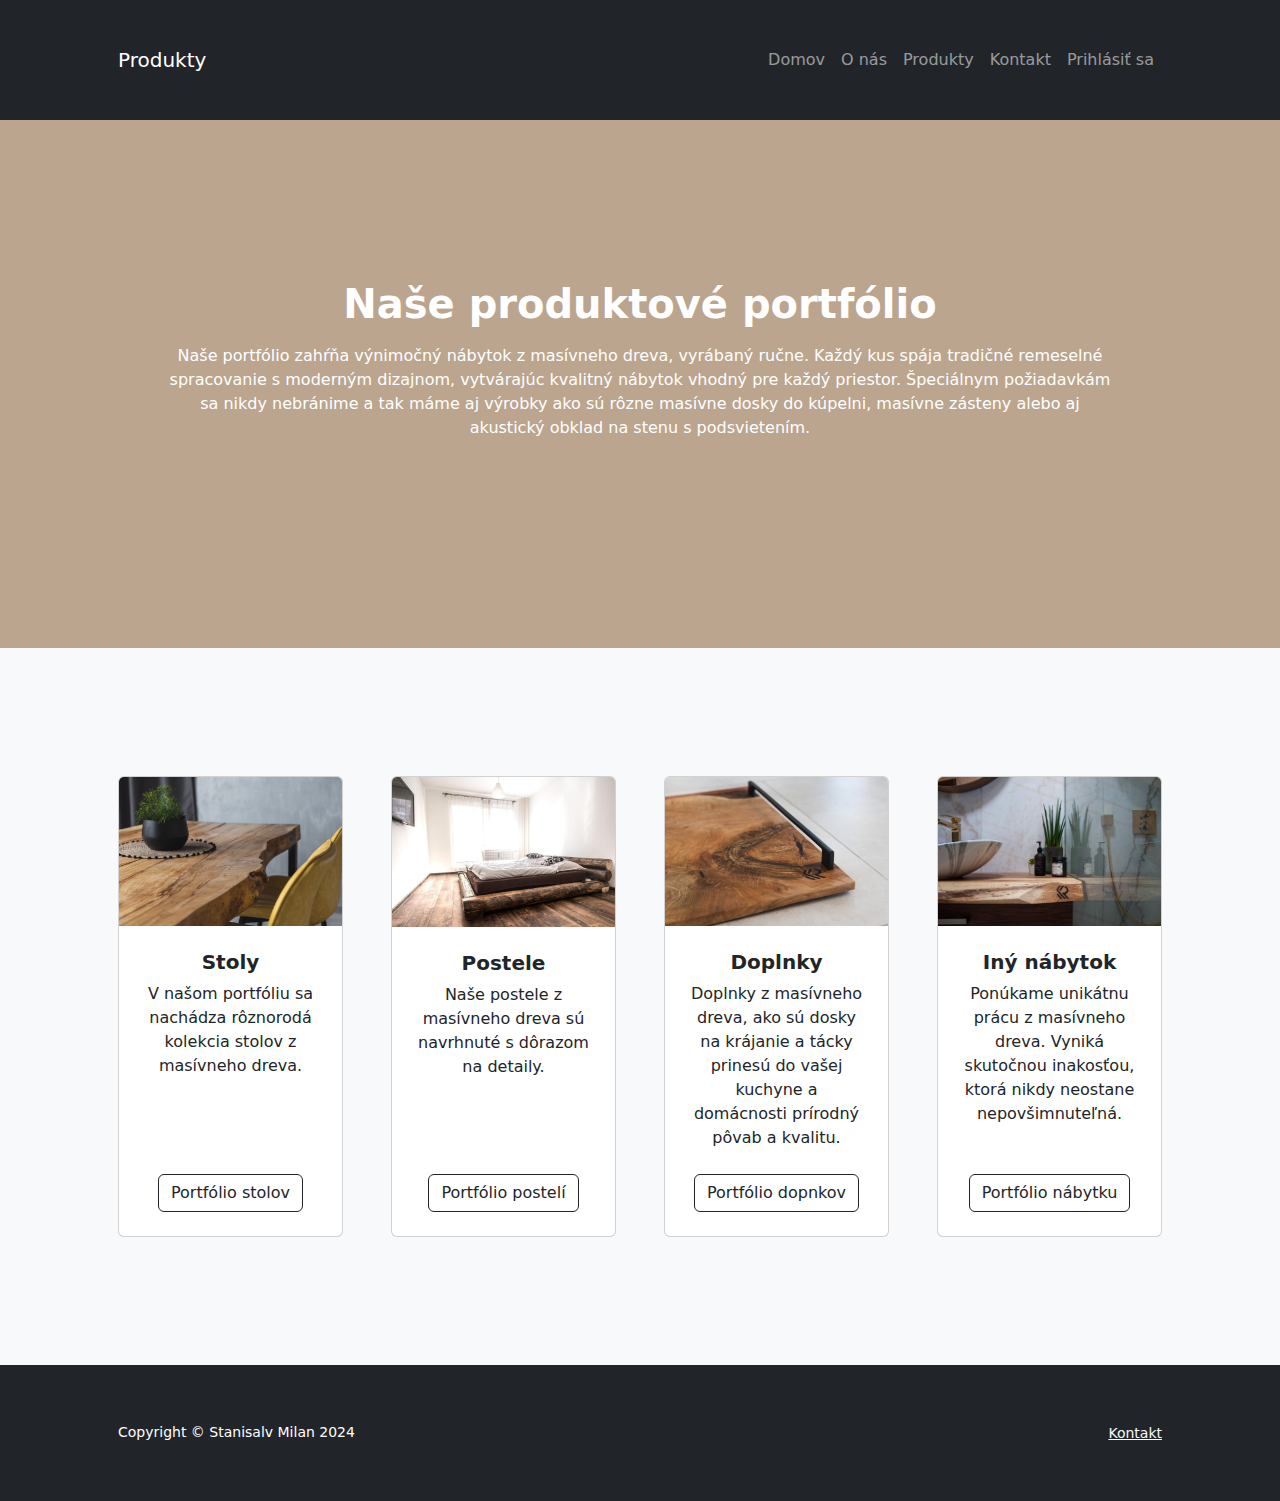
<file: pricing.html>
<!DOCTYPE html>
<html lang="sk">
    <head>
        <meta charset="utf-8" />
        <meta name="viewport" content="width=device-width, initial-scale=1, shrink-to-fit=no" />
        <meta name="description" content="" />
        <meta name="author" content="" />
        <title>Umelecké rezbárstvo-Masívny nábytok</title>
        <!-- Favicon-->
        <link rel="icon" type="image/x-icon" href="assets/stanologo.jpg" />
        <!-- Bootstrap icons-->
        <link href="https://cdn.jsdelivr.net/npm/bootstrap-icons@1.5.0/font/bootstrap-icons.css" rel="stylesheet" />
        <!-- Core theme CSS (includes Bootstrap)-->
        <link href="css/styles.css" rel="stylesheet" />
    </head>
    <body class="d-flex flex-column mt-0">
        <main class="flex-shrink-0">
            <!-- Navigation-->
            <button type="button" class="btn btn-dark  btn-floating btn-lg" id="btn-back-to-top">
                <i class="bi bi-arrow-up-circle"></i>
              </button>
            <nav class="navbar navbar-expand-lg navbar-dark bg-dark">
                <div class="container px-5">
                    <a class="navbar-brand" href="index.html">Produkty </a>
                    <button class="navbar-toggler" type="button" data-bs-toggle="collapse" data-bs-target="#navbarSupportedContent" aria-controls="navbarSupportedContent" aria-expanded="false" aria-label="Toggle navigation"><span class="navbar-toggler-icon"></span></button>
                    <div class="collapse navbar-collapse" id="navbarSupportedContent">
                        <ul class="navbar-nav ms-auto mb-2 mb-lg-0">
                            <li class="nav-item"><a class="nav-link" href="index.html">Domov</a></li>
                            <li class="nav-item"><a class="nav-link" href="about.html">O nás</a></li>
                            <li class="nav-item"><a class="nav-link" href="pricing.html">Produkty</a></li>
                            <li class="nav-item"><a class="nav-link" href="contact.html">Kontakt</a></li>
                            <li class="nav-item"><a class="nav-link" href="faq.html">Prihlásiť sa</a></li>
                            <li class="nav-item dropdown">
                                
                            </li>
                        </ul>
                    </div>
                </div>
            </nav>
            <!-- Header-->
            <header class="py-5" style="background-color: #bba58e;">
                <div class="container px-5">
                    
                <div class="container px-5 my-5">
                    
                    <div class="text-center mb-5">
                        <h1 class="fw-bolder text-white mb-3">Naše produktové portfólio</h1>
                        <p></p>
                        <p class="flex-sm-row text-white mb-4">Naše portfólio zahŕňa výnimočný nábytok z masívneho dreva, vyrábaný ručne. Každý kus spája tradičné remeselné spracovanie s moderným dizajnom, vytvárajúc kvalitný nábytok vhodný pre každý priestor. Špeciálnym požiadavkám sa nikdy nebránime a tak máme aj výrobky ako sú rôzne masívne dosky do kúpelni, masívne zásteny alebo aj akustický obklad na stenu s podsvietením. </p>
                    </div>
                </header>     
                    <div class="row gx-0 justify-content-center">
                    
                        
                        <!-- Section obchod-->


                        

                        <section class="py-5 bg-light">
                            <div class="container px-4 px-lg-5 mt-5">
                                <div class="row gx-4 gx-lg-5 row-cols-2 row-cols-md-3 row-cols-xl-4 justify-content-center">
                                    <div class="col mb-5">
                                        <div class="card h-100">
                                            <!-- Product image-->
                                            <img class="card-img-top" src="img/stol1.jpeg" alt="..." />
                                            <!-- Product details-->
                                            <div class="card-body p-4">
                                                <div class="text-center">
                                                    <!-- Product name-->
                                                    <h5 class="fw-bolder">Stoly</h5>
                                                    <!-- Product price-->
                                                    V našom portfóliu sa nachádza rôznorodá kolekcia stolov z masívneho dreva. 
                                                </div>
                                            </div>
                                            <!-- Product actions-->
                                            <div class="card-footer p-4 pt-0 border-top-0 bg-transparent">
                                                <div class="text-center"><a class="btn btn-outline-dark mt-auto" href="portfolio stolov.html">Portfólio stolov</a></div>
                                            </div>
                                        </div>
                                    </div>

                                    <div class="col mb-5">
                                        <div class="card h-100">
                                        
                                            <!-- Product image-->
                                            <img class="card-img-top" src="img/postel1.jpg" alt="..." />
                                            <!-- Product details-->
                                            <div class="card-body p-4">
                                                <div class="text-center">
                                                    <!-- Product name-->
                                                    <h5 class="fw-bolder">Postele</h5>
                                                    
                                                
                                                    <!-- Popis-->
                                                   Naše postele z masívneho dreva sú navrhnuté s dôrazom na detaily.
                                                </div>
                                            </div>
                                            <!-- Product actions-->
                                            <div class="card-footer p-4 pt-0 border-top-0 bg-transparent">
                                                <div class="text-center"><a class="btn btn-outline-dark mt-auto" href="portfolio postelí.html">Portfólio postelí</a></div>
                                            </div>
                                        </div>
                                    </div>

                                    <div class="col mb-5">
                                        <div class="card h-100">
                                            <!-- Product image-->
                                            <img class="card-img-top" src="img/podnos.jpg" alt="..." />
                                            <!-- Product details-->
                                            <div class="card-body p-4">
                                                <div class="text-center">
                                                    <!-- Product name-->
                                                    <h5 class="fw-bolder">Doplnky</h5>
                                                    <!-- Product price-->
                                                    Doplnky z masívneho dreva, ako sú dosky na krájanie a tácky prinesú do vašej kuchyne a domácnosti prírodný pôvab a kvalitu.
                                                </div>
                                            </div>
                                            <!-- Product actions-->
                                            <div class="card-footer p-4 pt-0 border-top-0 bg-transparent">
                                                <div class="text-center"><a class="btn btn-outline-dark mt-auto" href="portfolio dopnkov.html">Portfólio dopnkov</a></div>
                                            </div>
                                        </div>
                                    </div>

                                    <div class="col mb-5">
                                        <div class="card h-100">
                                            <!-- Product image-->
                                            <img class="card-img-top" src="img/platna.jpg" alt="..." />
                                            <!-- Product details-->
                                            <div class="card-body p-4">
                                                <div class="text-center">
                                                    <!-- Product name-->
                                                    <h5 class="fw-bolder">Iný nábytok</h5>
                                                    <!-- Product price-->
                                                    Ponúkame unikátnu prácu z masívneho dreva. Vyniká skutočnou inakosťou, ktorá nikdy neostane nepovšimnuteľná. 
                                                </div>
                                            </div>
                                            <!-- Product actions-->
                                            <div class="card-footer p-4 pt-0 border-top-0 bg-transparent">
                                                <div class="text-center"><a class="btn btn-outline-dark mt-auto" href="portfolio nábytku.html">Portfólio nábytku</a></div>
                                            </div>
                                        </div>
                                    </div>
                        </section>
                        </main>
        <!-- Footer-->
        <footer class="bg-dark py-4 mt-auto">
            <div class="container px-5">
                <div class="row align-items-center justify-content-between flex-column flex-sm-row">
                    <div class="col-auto"><div class="small m-0 text-white">Copyright &copy; Stanisalv Milan 2024</div></div>
                    <div class="col-auto">
                       
                        <a class="link-light small" href="contact.html">Kontakt</a>
                    </div>
                </div>
            </div>
        </footer>
        <!-- Bootstrap core JS-->
        <script src="https://cdn.jsdelivr.net/npm/bootstrap@5.2.3/dist/js/bootstrap.bundle.min.js"></script>
        <!-- Core theme JS-->
        <script src="js/scripts.js"></script>
    </body>
</html>
</file>
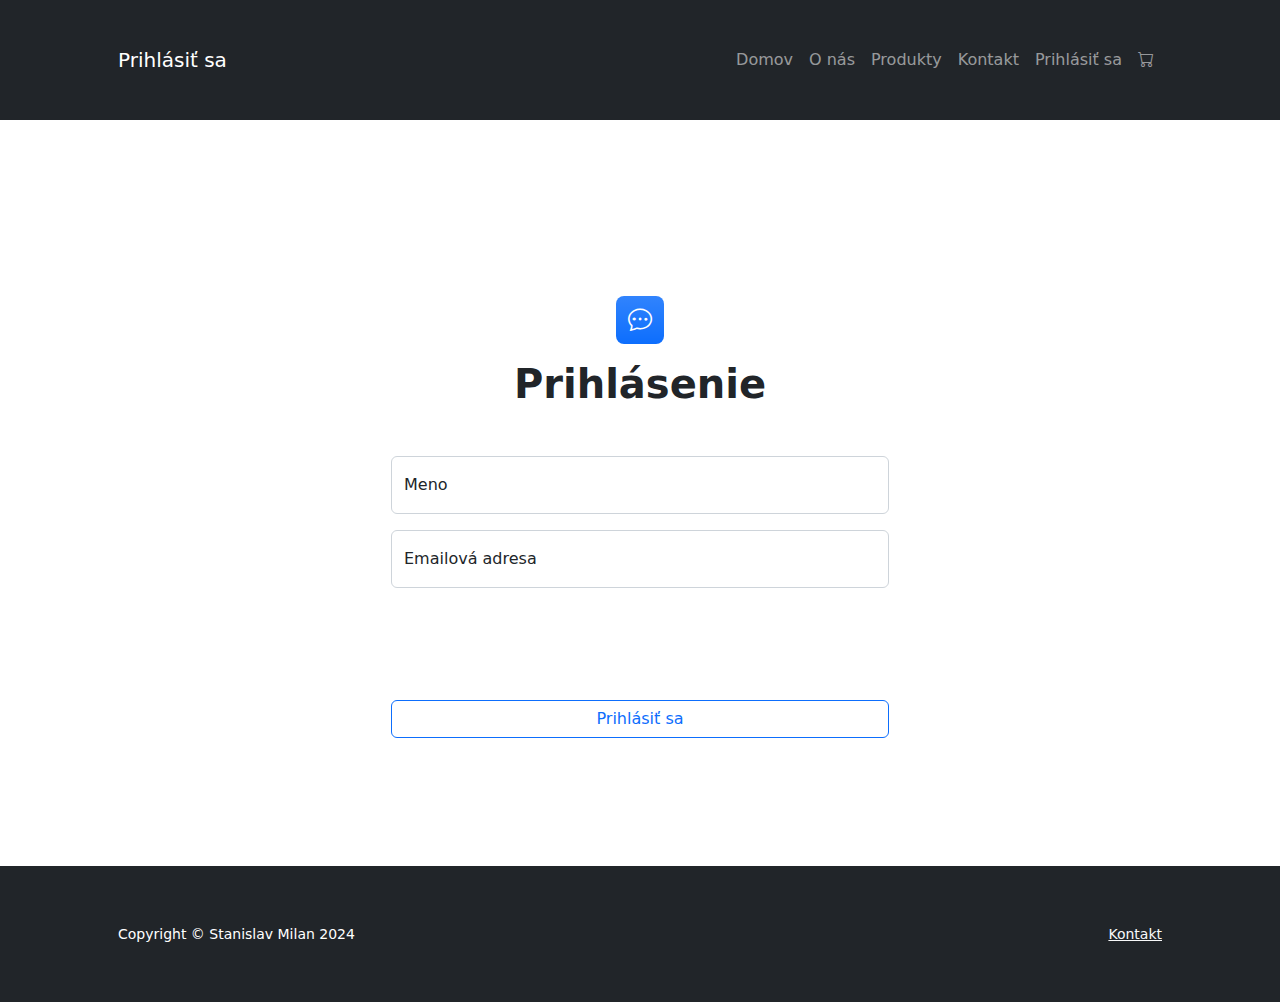
<file: prihlasenie.html>
<!DOCTYPE html>
<html lang="sk">
    <head>
        <meta charset="utf-8" />
        <meta name="viewport" content="width=device-width, initial-scale=1, shrink-to-fit=no" />
        <meta name="description" content="" />
        <meta name="author" content="" />
        <title>Umelecké rezbárstvo-Masívny nábytok</title>
        <link rel="icon" type="image/x-icon" href="assets/stanologo.jpg" />
        <link href="https://cdn.jsdelivr.net/npm/bootstrap-icons@1.5.0/font/bootstrap-icons.css" rel="stylesheet" />
        <link href="css/styles.css" rel="stylesheet" />
        <script async src="https://www.googletagmanager.com/gtag/js?id=G-KEGN7KDV3W"></script>
<script>
  window.dataLayer = window.dataLayer || [];
  function gtag(){dataLayer.push(arguments);}
  gtag('js', new Date());

  gtag('config', 'G-KEGN7KDV3W');
</script>
    </head>
    <body class="d-flex flex-column h-100 mt-0">
        <main class="flex-shrink-0">
            <!-- Navigation-->
            <nav class="navbar navbar-expand-lg navbar-dark bg-dark">
                <div class="container px-5">
                    <a class="navbar-brand">Prihlásiť sa</a>
                    <a class="navbar-brand" href="index.html"></a>
                    <button class="navbar-toggler" type="button" data-bs-toggle="collapse" data-bs-target="#navbarSupportedContent" aria-controls="navbarSupportedContent" aria-expanded="false" aria-label="Toggle navigation"><span class="navbar-toggler-icon"></span></button>
                    <div class="collapse navbar-collapse" id="navbarSupportedContent">
                        <ul class="navbar-nav ms-auto mb-2 mb-lg-0">
                            <li class="nav-item"><a class="nav-link" href="index.html">Domov</a></li>
                            <li class="nav-item"><a class="nav-link" href="o nas.html">O nás</a></li>
                            <li class="nav-item"><a class="nav-link" href="produkty.html">Produkty</a></li>
                            <li class="nav-item"><a class="nav-link" href="kontakt.html">Kontakt</a></li>
                            <li class="nav-item"><a class="nav-link" href="prihlasenie.html">Prihlásiť sa​</a></li>
                            <li class="nav-item">
                                <a class="nav-link" href="cart.html"><i class="bi bi-cart"></i></a>
                              </li>
                            <li class="nav-item dropdown">    
                            </li>
                        </ul>
                    </div>
                </div>
            </nav>
            <!-- Page Content-->
            <section class="py-5 bg-white" id="scroll-target">
                <div class="container px-5 my-5">
                    <div class="text-center mb-5">
                    </div>
                    <button type="button" class="btn btn-dark  btn-floating btn-lg" id="btn-back-to-top">
                        <i class="bi bi-arrow-up-circle"></i>
                      </button>                                  
                        <div class="text-center mb-5">
                            <div class="feature bg-primary bg-gradient text-white rounded-3 mb-3"><i class="bi bi-chat-dots"></i></div>
                            <h1 class="fw-bolder">Prihlásenie</h1>                   
                        </div>
                        <div class="row gx-5 justify-content-center">
                            <div class="col-lg-8 col-xl-6">
                                
                                <form id="contactForm" data-sb-form-api-token="API_TOKEN">
                                    <div class="form-floating mb-3">
                                        <input class="form-control" id="name" type="text" placeholder="Enter your name..." data-sb-validations="required" />
                                        <label for="name">Meno</label>
                                        <div class="invalid-feedback" data-sb-feedback="name:required">Meno je potrebné.</div>
                                    </div>
                                    <div class="form-floating mb-3">
                                        <input class="form-control" id="email" type="email" placeholder="name@example.com" data-sb-validations="required,email" />
                                        <label for="email">Emailová adresa</label>
                                        <div class="invalid-feedback" data-sb-feedback="email:required">Email je potrebný</div>
                                        <div class="invalid-feedback" data-sb-feedback="email:email">Email nie je správny</div>
                                    </div>
                                    <div class="d-none" id="submitSuccessMessage">
                                        <div class="text-center mb-3">     
                                            <br />
                                            <a href="https://startbootstrap.com/solution/contact-forms">https://startbootstrap.com/solution/contact-forms</a>
                                        </div>
                                    </div>
                                    <section class="py-5 bg-white" id="scroll-target"></section>
                                    <div class="d-grid"><a class="btn btn-outline-primary" href="#!">Prihlásiť sa</a></div>
                                </form>
                            </div>
                        </div>
                    </div>
                    <div class="row  gx-5">
                        <div class="col-xl-8">
                           
                                    </div>
                                </div>
                            </div>  
                        </div>
                    </div>
                </div>
            </section>
        </main>
        <!-- Footer-->
        <footer class="bg-dark py-4 mt-auto">
            <div class="container px-5">
                <div class="row align-items-center justify-content-between flex-column flex-sm-row">
                    <div class="col-auto"><div class="small m-0 text-white">Copyright &copy; Stanislav Milan 2024</div></div>
                    <div class="col-auto">
                        <a class="link-light small" href="contact.html">Kontakt</a>
                    </div>
                </div>
            </div>
        </footer>
        <script src="https://cdn.jsdelivr.net/npm/bootstrap@5.2.3/dist/js/bootstrap.bundle.min.js"></script>
        <script src="js/scripts.js"></script>
    </body>
</html>
</file>
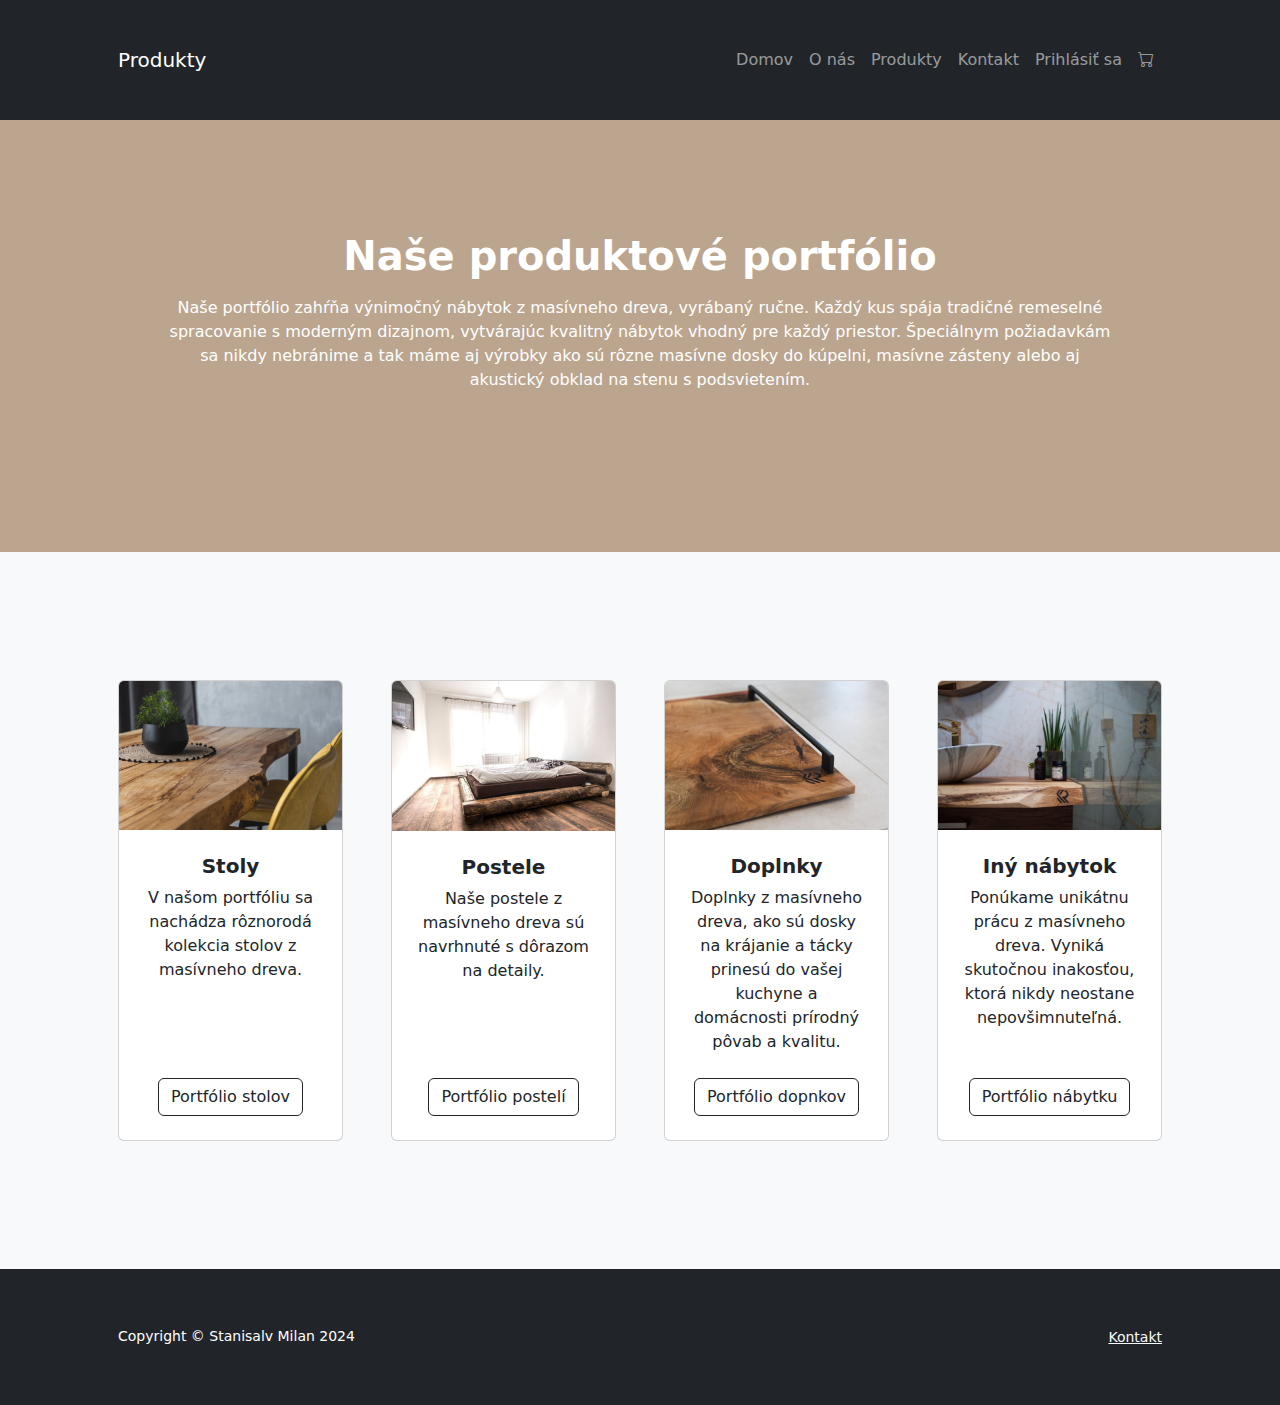
<file: produkty.html>
<!DOCTYPE html>
<html lang="sk">
    <head>
        <meta charset="utf-8" />
        <meta name="viewport" content="width=device-width, initial-scale=1, shrink-to-fit=no" />
        <meta name="description" content="" />
        <meta name="author" content="" />
        <title>Umelecké rezbárstvo-Masívny nábytok</title>
        <link rel="icon" type="image/x-icon" href="assets/stanologo.jpg" />
        <link href="https://cdn.jsdelivr.net/npm/bootstrap-icons@1.5.0/font/bootstrap-icons.css" rel="stylesheet" />
        <link href="css/styles.css" rel="stylesheet" />
        <script async src="https://www.googletagmanager.com/gtag/js?id=G-KEGN7KDV3W"></script>
<script>
  window.dataLayer = window.dataLayer || [];
  function gtag(){dataLayer.push(arguments);}
  gtag('js', new Date());

  gtag('config', 'G-KEGN7KDV3W');
</script>
    </head>
    <body class="d-flex flex-column mt-0">
        <main class="flex-shrink-0">
            <!-- Navigation-->
            <button type="button" class="btn btn-dark  btn-floating btn-lg" id="btn-back-to-top">
                <i class="bi bi-arrow-up-circle"></i>
              </button>
            <nav class="navbar navbar-expand-lg navbar-dark bg-dark">
                <div class="container px-5">
                    <a class="navbar-brand" href="index.html">Produkty </a>
                    <button class="navbar-toggler" type="button" data-bs-toggle="collapse" data-bs-target="#navbarSupportedContent" aria-controls="navbarSupportedContent" aria-expanded="false" aria-label="Toggle navigation"><span class="navbar-toggler-icon"></span></button>
                    <div class="collapse navbar-collapse" id="navbarSupportedContent">
                        <ul class="navbar-nav ms-auto mb-2 mb-lg-0">
                            <li class="nav-item"><a class="nav-link" href="index.html">Domov</a></li>
                            <li class="nav-item"><a class="nav-link" href="o nas.html">O nás</a></li>
                            <li class="nav-item"><a class="nav-link" href="produkty.html">Produkty</a></li>
                            <li class="nav-item"><a class="nav-link" href="kontakt.html">Kontakt</a></li>
                            <li class="nav-item"><a class="nav-link" href="prihlasenie.html">Prihlásiť sa</a></li>
                            <li class="nav-item">
                                <a class="nav-link" href="cart.html"><i class="bi bi-cart"></i></a>
                              </li>
                            <li class="nav-item dropdown">
                            </li>
                        </ul>
                    </div>
                </div>
            </nav>
            <!-- Header-->
            <header class="py-0" style="background-color: #bba58e;">
                <div class="container px-5">
                    
                <div class="container px-5 my-5">
                    
                    <div class="text-center mb-5">
                        <h1 class="fw-bolder text-white mb-3">Naše produktové portfólio</h1>
                        <p></p>
                        <p class="flex-sm-row text-white mb-4">Naše portfólio zahŕňa výnimočný nábytok z masívneho dreva, vyrábaný ručne. Každý kus spája tradičné remeselné spracovanie s moderným dizajnom, vytvárajúc kvalitný nábytok vhodný pre každý priestor. Špeciálnym požiadavkám sa nikdy nebránime a tak máme aj výrobky ako sú rôzne masívne dosky do kúpelni, masívne zásteny alebo aj akustický obklad na stenu s podsvietením. </p>
                    </div>
                </header>     
                    <div class="row gx-0 justify-content-center">
                        <!-- Section obchod-->
                        <section class="py-5 bg-light">
                            <div class="container px-4 px-lg-5 mt-5">
                                <div class="row gx-4 gx-lg-5 row-cols-1 row-cols-md-3 row-cols-xl-4 justify-content-center">
                                    <div class="col mb-5">
                                        <div class="card h-100">
                                            <!-- Product image-->
                                            <img class="card-img-top" src="img/stol1.jpeg" alt="..." />
                                            <!-- Product details-->
                                            <div class="card-body p-4">
                                                <div class="text-center">
                                                    <!-- Product name-->
                                                    <h5 class="fw-bolder">Stoly</h5>
                                                    <!-- Product price-->
                                                    V našom portfóliu sa nachádza rôznorodá kolekcia stolov z masívneho dreva. 
                                                </div>
                                            </div>
                                            <!-- Product actions-->
                                            <div class="card-footer p-4 pt-0 border-top-0 bg-transparent">
                                                <div class="text-center"><a class="btn btn-outline-dark mt-auto" href="portfolio stolov.html">Portfólio stolov</a></div>
                                            </div>
                                        </div>
                                    </div>
                                    <div class="col mb-5">
                                        <div class="card h-100">
                                            <!-- Product image-->
                                            <img class="card-img-top" src="img/postel1.jpg" alt="..." />
                                            <!-- Product details-->
                                            <div class="card-body p-4">
                                                <div class="text-center">
                                                    <!-- Product name-->
                                                    <h5 class="fw-bolder">Postele</h5>
                                                    <!-- Popis-->
                                                   Naše postele z masívneho dreva sú navrhnuté s dôrazom na detaily.
                                                </div>
                                            </div>
                                            <!-- Product actions-->
                                            <div class="card-footer p-4 pt-0 border-top-0 bg-transparent">
                                                <div class="text-center"><a class="btn btn-outline-dark mt-auto" href="portfolio postelí.html">Portfólio postelí</a></div>
                                            </div>
                                        </div>
                                    </div>
                                    <div class="col mb-5">
                                        <div class="card h-100">
                                            <!-- Product image-->
                                            <img class="card-img-top" src="img/podnos.jpg" alt="..." />
                                            <!-- Product details-->
                                            <div class="card-body p-4">
                                                <div class="text-center">
                                                    <!-- Product name-->
                                                    <h5 class="fw-bolder">Doplnky</h5>
                                                    <!-- Product price-->
                                                    Doplnky z masívneho dreva, ako sú dosky na krájanie a tácky prinesú do vašej kuchyne a domácnosti prírodný pôvab a kvalitu.
                                                </div>
                                            </div>
                                            <!-- Product actions-->
                                            <div class="card-footer p-4 pt-0 border-top-0 bg-transparent">
                                                <div class="text-center"><a class="btn btn-outline-dark mt-auto" href="portfolio dopnkov.html">Portfólio dopnkov</a></div>
                                            </div>
                                        </div>
                                    </div>
                                    <div class="col mb-5">
                                        <div class="card h-100">
                                            <!-- Product image-->
                                            <img class="card-img-top" src="img/platna.jpg" alt="..." />
                                            <!-- Product details-->
                                            <div class="card-body p-4">
                                                <div class="text-center">
                                                    <!-- Product name-->
                                                    <h5 class="fw-bolder">Iný nábytok</h5>
                                                    <!-- Product price-->
                                                    Ponúkame unikátnu prácu z masívneho dreva. Vyniká skutočnou inakosťou, ktorá nikdy neostane nepovšimnuteľná. 
                                                </div>
                                            </div>
                                            <!-- Product actions-->
                                            <div class="card-footer p-4 pt-0 border-top-0 bg-transparent">
                                            <div class="text-center"><a class="btn btn-outline-dark mt-auto" href="portfolio nábytku.html">Portfólio nábytku</a></div>
                                            </div>
                                        </div>
                                    </div>
                        </section>
                        </main>
        <!-- Footer-->
        <footer class="bg-dark py-4 mt-auto">
            <div class="container px-5">
                <div class="row align-items-center justify-content-between flex-column flex-sm-row">
                    <div class="col-auto"><div class="small m-0 text-white">Copyright &copy; Stanisalv Milan 2024</div></div>
                    <div class="col-auto">
                        <a class="link-light small" href="contact.html">Kontakt</a>
                    </div>
                </div>
            </div>
        </footer>
        <!-- Bootstrap core JS-->
        <script src="https://cdn.jsdelivr.net/npm/bootstrap@5.2.3/dist/js/bootstrap.bundle.min.js"></script>
        <!-- Core theme JS-->
        <script src="js/scripts.js"></script>
    </body>
</html>
</file>
<file: css/styles.css>
@charset "UTF-8";

:root {
  --bs-blue: #0d6efd;
  --bs-indigo: #6610f2;
  --bs-purple: #6f42c1;
  --bs-pink: #d63384;
  --bs-red: #dc3545;
  --bs-orange: #fd7e14;
  --bs-yellow: #ffc107;
  --bs-green: #198754;
  --bs-teal: #20c997;
  --bs-cyan: #0dcaf0;
  --bs-black: #000;
  --bs-white: #fff;
  --bs-gray: #6c757d;
  --bs-gray-dark: #343a40;
  --bs-gray-100: #f8f9fa;
  --bs-gray-200: #e9ecef;
  --bs-gray-300: #dee2e6;
  --bs-gray-400: #ced4da;
  --bs-gray-500: #adb5bd;
  --bs-gray-600: #6c757d;
  --bs-gray-700: #495057;
  --bs-gray-800: #343a40;
  --bs-gray-900: #212529;
  --bs-primary: #0d6efd;
  --bs-secondary: #6c757d;
  --bs-success: #198754;
  --bs-info: #0dcaf0;
  --bs-warning: #ffc107;
  --bs-danger: #dc3545;
  --bs-light: #f8f9fa;
  --bs-dark: #212529;
  --bs-primary-rgb: 13, 110, 253;
  --bs-secondary-rgb: 108, 117, 125;
  --bs-success-rgb: 25, 135, 84;
  --bs-info-rgb: 13, 202, 240;
  --bs-warning-rgb: 255, 193, 7;
  --bs-danger-rgb: 220, 53, 69;
  --bs-light-rgb: 248, 249, 250;
  --bs-dark-rgb: 33, 37, 41;
  --bs-white-rgb: 255, 255, 255;
  --bs-black-rgb: 0, 0, 0;
  --bs-body-color-rgb: 33, 37, 41;
  --bs-body-bg-rgb: 255, 255, 255;
  --bs-font-sans-serif: system-ui, -apple-system, "Segoe UI", Roboto, "Helvetica Neue", "Noto Sans", "Liberation Sans", Arial, sans-serif, "Apple Color Emoji", "Segoe UI Emoji", "Segoe UI Symbol", "Noto Color Emoji";
  --bs-font-monospace: SFMono-Regular, Menlo, Monaco, Consolas, "Liberation Mono", "Courier New", monospace;
  --bs-gradient: linear-gradient(180deg, rgba(255, 255, 255, 0.15), rgba(255, 255, 255, 0));
  --bs-body-font-family: var(--bs-font-sans-serif);
  --bs-body-font-size: 1rem;
  --bs-body-font-weight: 400;
  --bs-body-line-height: 1.5;
  --bs-body-color: #212529;
  --bs-body-bg: #fff;
  --bs-border-width: 1px;
  --bs-border-style: solid;
  --bs-border-color: #dee2e6;
  --bs-border-color-translucent: rgba(0, 0, 0, 0.175);
  --bs-border-radius: 0.375rem;
  --bs-border-radius-sm: 0.25rem;
  --bs-border-radius-lg: 0.5rem;
  --bs-border-radius-xl: 1rem;
  --bs-border-radius-2xl: 2rem;
  --bs-border-radius-pill: 50rem;
  --bs-link-color: #0d6efd;
  --bs-link-hover-color: #0a58ca;
  --bs-code-color: #d63384;
  --bs-highlight-bg: #fff3cd;
}

*,
*::before,
*::after {
  box-sizing: border-box;
}

@media (prefers-reduced-motion: no-preference) {
  :root {
    scroll-behavior: smooth;
  }
}

body {
  margin: 0;
  font-family: var(--bs-body-font-family);
  font-size: var(--bs-body-font-size);
  font-weight: var(--bs-body-font-weight);
  line-height: var(--bs-body-line-height);
  color: var(--bs-body-color);
  text-align: var(--bs-body-text-align);
  background-color: var(--bs-body-bg);
  -webkit-text-size-adjust: 100%;
  -webkit-tap-highlight-color: rgba(0, 0, 0, 0);
}

#btn-back-to-top {
  position: fixed;
  bottom: 20px;
  right: 20px;
  display: none;
  }

hr {
  margin: 1rem 0;
  color: inherit;
  border: 0;
  border-top: 1px solid;
  opacity: 0.25;
}

h6, .h6, h5, .h5, h4, .h4, h3, .h3, h2, .h2, h1, .h1 {
  margin-top: 0;
  margin-bottom: 0.5rem;
  font-weight: 500;
  line-height: 1.2;
}

h1, .h1 {
  font-size: calc(1.375rem + 1.5vw);
}
@media (min-width: 1200px) {
  h1, .h1 {
    font-size: 2.5rem;
  }
}

h2, .h2 {
  font-size: calc(1.325rem + 0.9vw);
}
@media (min-width: 1200px) {
  h2, .h2 {
    font-size: 2rem;
  }
}

h3, .h3 {
  font-size: calc(1.3rem + 0.6vw);
}
@media (min-width: 1200px) {
  h3, .h3 {
    font-size: 1.75rem;
  }
}

h4, .h4 {
  font-size: calc(1.275rem + 0.3vw);
}
@media (min-width: 1200px) {
  h4, .h4 {
    font-size: 1.5rem;
  }
}

h5, .h5 {
  font-size: 1.25rem;
}

h6, .h6 {
  font-size: 1rem;
}

p {
  margin-top: 0;
  margin-bottom: 1rem;
}

abbr[title] {
  -webkit-text-decoration: underline dotted;
          text-decoration: underline dotted;
  cursor: help;
  -webkit-text-decoration-skip-ink: none;
          text-decoration-skip-ink: none;
}

address {
  margin-bottom: 1rem;
  font-style: normal;
  line-height: inherit;
}

ol,
ul {
  padding-left: 2rem;
}

ol,
ul,
dl {
  margin-top: 0;
  margin-bottom: 1rem;
}

ol ol,
ul ul,
ol ul,
ul ol {
  margin-bottom: 0;
}

dt {
  font-weight: 700;
}

dd {
  margin-bottom: 0.5rem;
  margin-left: 0;
}

blockquote {
  margin: 0 0 1rem;
}

b,
strong {
  font-weight: bolder;
}

small, .small {
  font-size: 0.875em;
}

mark, .mark {
  padding: 0.1875em;
  background-color: var(--bs-highlight-bg);
}

sub,
sup {
  position: relative;
  font-size: 0.75em;
  line-height: 0;
  vertical-align: baseline;
}

sub {
  bottom: -0.25em;
}

sup {
  top: -0.5em;
}

a {
  color: var(--bs-link-color);
  text-decoration: underline;
}
a:hover {
  color: var(--bs-link-hover-color);
}

a:not([href]):not([class]), a:not([href]):not([class]):hover {
  color: inherit;
  text-decoration: none;
}

pre,
code,
kbd,
samp {
  font-family: var(--bs-font-monospace);
  font-size: 1em;
}

pre {
  display: block;
  margin-top: 0;
  margin-bottom: 1rem;
  overflow: auto;
  font-size: 0.875em;
}
pre code {
  font-size: inherit;
  color: inherit;
  word-break: normal;
}

code {
  font-size: 0.875em;
  color: var(--bs-code-color);
  word-wrap: break-word;
}
a > code {
  color: inherit;
}

kbd {
  padding: 0.1875rem 0.375rem;
  font-size: 0.875em;
  color: var(--bs-body-bg);
  background-color: var(--bs-body-color);
  border-radius: 0.25rem;
}
kbd kbd {
  padding: 0;
  font-size: 1em;
}

figure {
  margin: 0 0 1rem;
}

img,
svg {
  vertical-align: middle;
}

table {
  caption-side: bottom;
  border-collapse: collapse;
}

caption {
  padding-top: 0.5rem;
  padding-bottom: 0.5rem;
  color: #6c757d;
  text-align: left;
}

th {
  text-align: inherit;
  text-align: -webkit-match-parent;
}

thead,
tbody,
tfoot,
tr,
td,
th {
  border-color: inherit;
  border-style: solid;
  border-width: 0;
}

label {
  display: inline-block;
}

button {
  border-radius: 0;
}

button:focus:not(:focus-visible) {
  outline: 0;
}

input,
button,
select,
optgroup,
textarea {
  margin: 0;
  font-family: inherit;
  font-size: inherit;
  line-height: inherit;
}

button,
select {
  text-transform: none;
}

[role=button] {
  cursor: pointer;
}

select {
  word-wrap: normal;
}
select:disabled {
  opacity: 1;
}

[list]:not([type=date]):not([type=datetime-local]):not([type=month]):not([type=week]):not([type=time])::-webkit-calendar-picker-indicator {
  display: none !important;
}

button,
[type=button],
[type=reset],
[type=submit] {
  -webkit-appearance: button;
}
button:not(:disabled),
[type=button]:not(:disabled),
[type=reset]:not(:disabled),
[type=submit]:not(:disabled) {
  cursor: pointer;
}

::-moz-focus-inner {
  padding: 0;
  border-style: none;
}

textarea {
  resize: vertical;
}

fieldset {
  min-width: 0;
  padding: 0;
  margin: 0;
  border: 0;
}

legend {
  float: left;
  width: 100%;
  padding: 0;
  margin-bottom: 0.5rem;
  font-size: calc(1.275rem + 0.3vw);
  line-height: inherit;
}
@media (min-width: 1200px) {
  legend {
    font-size: 1.5rem;
  }
}
legend + * {
  clear: left;
}

::-webkit-datetime-edit-fields-wrapper,
::-webkit-datetime-edit-text,
::-webkit-datetime-edit-minute,
::-webkit-datetime-edit-hour-field,
::-webkit-datetime-edit-day-field,
::-webkit-datetime-edit-month-field,
::-webkit-datetime-edit-year-field {
  padding: 0;
}

::-webkit-inner-spin-button {
  height: auto;
}

[type=search] {
  outline-offset: -2px;
  -webkit-appearance: textfield;
}

/* rtl:raw:
[type="tel"],
[type="url"],
[type="email"],
[type="number"] {
  direction: ltr;
}
*/
::-webkit-search-decoration {
  -webkit-appearance: none;
}

::-webkit-color-swatch-wrapper {
  padding: 0;
}

::file-selector-button {
  font: inherit;
  -webkit-appearance: button;
}

output {
  display: inline-block;
}

iframe {
  border: 0;
}

summary {
  display: list-item;
  cursor: pointer;
}

progress {
  vertical-align: baseline;
}

[hidden] {
  display: none !important;
}

.lead {
  font-size: 1.25rem;
  font-weight: 300;
}

.display-1 {
  font-size: calc(1.625rem + 4.5vw);
  font-weight: 300;
  line-height: 1.2;
}
@media (min-width: 1200px) {
  .display-1 {
    font-size: 5rem;
  }
}

.display-2 {
  font-size: calc(1.575rem + 3.9vw);
  font-weight: 300;
  line-height: 1.2;
}
@media (min-width: 1200px) {
  .display-2 {
    font-size: 4.5rem;
  }
}

.display-3 {
  font-size: calc(1.525rem + 3.3vw);
  font-weight: 300;
  line-height: 1.2;
}
@media (min-width: 1200px) {
  .display-3 {
    font-size: 4rem;
  }
}

.display-4 {
  font-size: calc(1.475rem + 2.7vw);
  font-weight: 300;
  line-height: 1.2;
}
@media (min-width: 1200px) {
  .display-4 {
    font-size: 3.5rem;
  }
}

.display-5 {
  font-size: calc(1.425rem + 2.1vw);
  font-weight: 300;
  line-height: 1.2;
}
@media (min-width: 1200px) {
  .display-5 {
    font-size: 3rem;
  }
}

.display-6 {
  font-size: calc(1.375rem + 1.5vw);
  font-weight: 300;
  line-height: 1.2;
}
@media (min-width: 1200px) {
  .display-6 {
    font-size: 2.5rem;
  }
}

.list-unstyled {
  padding-left: 0;
  list-style: none;
}

.list-inline {
  padding-left: 0;
  list-style: none;
}

.list-inline-item {
  display: inline-block;
}
.list-inline-item:not(:last-child) {
  margin-right: 0.5rem;
}

.initialism {
  font-size: 0.875em;
  text-transform: uppercase;
}

.blockquote {
  margin-bottom: 1rem;
  font-size: 1.25rem;
}
.blockquote > :last-child {
  margin-bottom: 0;
}

.blockquote-footer {
  margin-top: -1rem;
  margin-bottom: 1rem;
  font-size: 0.875em;
  color: #6c757d;
}
.blockquote-footer::before {
  content: "— ";
}

.img-fluid {
  max-width: 100%;
  height: auto;
}

.img-thumbnail {
  padding: 0.25rem;
  background-color: #fff;
  border: 1px solid var(--bs-border-color);
  border-radius: 0.375rem;
  max-width: 100%;
  height: auto;
}

.figure {
  display: inline-block;
}

.figure-img {
  margin-bottom: 0.5rem;
  line-height: 1;
}

.figure-caption {
  font-size: 0.875em;
  color: #6c757d;
}

.container,
.container-fluid,
.container-xxl,
.container-xl,
.container-lg,
.container-md,
.container-sm {
  --bs-gutter-x: 1.5rem;
  --bs-gutter-y: 0;
  width: 100%;
  padding-right: calc(var(--bs-gutter-x) * 0.5);
  padding-left: calc(var(--bs-gutter-x) * 0.5);
  margin-right: auto;
  margin-left: auto;
}

@media (min-width: 576px) {
  .container-sm, .container {
    max-width: 540px;
  }
}
@media (min-width: 768px) {
  .container-md, .container-sm, .container {
    max-width: 720px;
  }
}
@media (min-width: 992px) {
  .container-lg, .container-md, .container-sm, .container {
    max-width: 960px;
  }
}
@media (min-width: 1200px) {
  .container-xl, .container-lg, .container-md, .container-sm, .container {
    max-width: 1140px;
  }
}
@media (min-width: 1400px) {
  .container-xxl, .container-xl, .container-lg, .container-md, .container-sm, .container {
    max-width: 1320px;
  }
}
.row {
  --bs-gutter-x: 1.5rem;
  --bs-gutter-y: 0;
  display: flex;
  flex-wrap: wrap;
  margin-top: calc(-1 * var(--bs-gutter-y));
  margin-right: calc(-0.5 * var(--bs-gutter-x));
  margin-left: calc(-0.5 * var(--bs-gutter-x));
}
.row > * {
  flex-shrink: 0;
  width: 100%;
  max-width: 100%;
  padding-right: calc(var(--bs-gutter-x) * 0.5);
  padding-left: calc(var(--bs-gutter-x) * 0.5);
  margin-top: var(--bs-gutter-y);
}

.col {
  flex: 1 0 0%;
}

.row-cols-auto > * {
  flex: 0 0 auto;
  width: auto;
}

.row-cols-1 > * {
  flex: 0 0 auto;
  width: 100%;
}

.row-cols-2 > * {
  flex: 0 0 auto;
  width: 50%;
}

.row-cols-3 > * {
  flex: 0 0 auto;
  width: 33.3333333333%;
}

.row-cols-4 > * {
  flex: 0 0 auto;
  width: 25%;
}

.row-cols-5 > * {
  flex: 0 0 auto;
  width: 20%;
}

.row-cols-6 > * {
  flex: 0 0 auto;
  width: 16.6666666667%;
}

.col-auto {
  flex: 0 0 auto;
  width: auto;
}

.col-1 {
  flex: 0 0 auto;
  width: 8.33333333%;
}

.col-2 {
  flex: 0 0 auto;
  width: 16.66666667%;
}

.col-3 {
  flex: 0 0 auto;
  width: 25%;
}

.col-4 {
  flex: 0 0 auto;
  width: 33.33333333%;
}

.col-5 {
  flex: 0 0 auto;
  width: 41.66666667%;
}

.col-6 {
  flex: 0 0 auto;
  width: 50%;
}

.col-7 {
  flex: 0 0 auto;
  width: 58.33333333%;
}

.col-8 {
  flex: 0 0 auto;
  width: 66.66666667%;
}

.col-9 {
  flex: 0 0 auto;
  width: 75%;
}

.col-10 {
  flex: 0 0 auto;
  width: 83.33333333%;
}

.col-11 {
  flex: 0 0 auto;
  width: 91.66666667%;
}

.col-12 {
  flex: 0 0 auto;
  width: 100%;
}

.offset-1 {
  margin-left: 8.33333333%;
}

.offset-2 {
  margin-left: 16.66666667%;
}

.offset-3 {
  margin-left: 25%;
}

.offset-4 {
  margin-left: 33.33333333%;
}

.offset-5 {
  margin-left: 41.66666667%;
}

.offset-6 {
  margin-left: 50%;
}

.offset-7 {
  margin-left: 58.33333333%;
}

.offset-8 {
  margin-left: 66.66666667%;
}

.offset-9 {
  margin-left: 75%;
}

.offset-10 {
  margin-left: 83.33333333%;
}

.offset-11 {
  margin-left: 91.66666667%;
}

.g-0,
.gx-0 {
  --bs-gutter-x: 0;
}

.g-0,
.gy-0 {
  --bs-gutter-y: 0;
}

.g-1,
.gx-1 {
  --bs-gutter-x: 0.25rem;
}

.g-1,
.gy-1 {
  --bs-gutter-y: 0.25rem;
}

.g-2,
.gx-2 {
  --bs-gutter-x: 0.5rem;
}

.g-2,
.gy-2 {
  --bs-gutter-y: 0.5rem;
}

.g-3,
.gx-3 {
  --bs-gutter-x: 1rem;
}

.g-3,
.gy-3 {
  --bs-gutter-y: 1rem;
}

.g-4,
.gx-4 {
  --bs-gutter-x: 1.5rem;
}

.g-4,
.gy-4 {
  --bs-gutter-y: 1.5rem;
}

.g-5,
.gx-5 {
  --bs-gutter-x: 3rem;
}

.g-5,
.gy-5 {
  --bs-gutter-y: 3rem;
}

@media (min-width: 576px) {
  .col-sm {
    flex: 1 0 0%;
  }
  .row-cols-sm-auto > * {
    flex: 0 0 auto;
    width: auto;
  }
  .row-cols-sm-1 > * {
    flex: 0 0 auto;
    width: 100%;
  }
  .row-cols-sm-2 > * {
    flex: 0 0 auto;
    width: 50%;
  }
  .row-cols-sm-3 > * {
    flex: 0 0 auto;
    width: 33.3333333333%;
  }
  .row-cols-sm-4 > * {
    flex: 0 0 auto;
    width: 25%;
  }
  .row-cols-sm-5 > * {
    flex: 0 0 auto;
    width: 20%;
  }
  .row-cols-sm-6 > * {
    flex: 0 0 auto;
    width: 16.6666666667%;
  }
  .col-sm-auto {
    flex: 0 0 auto;
    width: auto;
  }
  .col-sm-1 {
    flex: 0 0 auto;
    width: 8.33333333%;
  }
  .col-sm-2 {
    flex: 0 0 auto;
    width: 16.66666667%;
  }
  .col-sm-3 {
    flex: 0 0 auto;
    width: 25%;
  }
  .col-sm-4 {
    flex: 0 0 auto;
    width: 33.33333333%;
  }
  .col-sm-5 {
    flex: 0 0 auto;
    width: 41.66666667%;
  }
  .col-sm-6 {
    flex: 0 0 auto;
    width: 50%;
  }
  .col-sm-7 {
    flex: 0 0 auto;
    width: 58.33333333%;
  }
  .col-sm-8 {
    flex: 0 0 auto;
    width: 66.66666667%;
  }
  .col-sm-9 {
    flex: 0 0 auto;
    width: 75%;
  }
  .col-sm-10 {
    flex: 0 0 auto;
    width: 83.33333333%;
  }
  .col-sm-11 {
    flex: 0 0 auto;
    width: 91.66666667%;
  }
  .col-sm-12 {
    flex: 0 0 auto;
    width: 100%;
  }
  .offset-sm-0 {
    margin-left: 0;
  }
  .offset-sm-1 {
    margin-left: 8.33333333%;
  }
  .offset-sm-2 {
    margin-left: 16.66666667%;
  }
  .offset-sm-3 {
    margin-left: 25%;
  }
  .offset-sm-4 {
    margin-left: 33.33333333%;
  }
  .offset-sm-5 {
    margin-left: 41.66666667%;
  }
  .offset-sm-6 {
    margin-left: 50%;
  }
  .offset-sm-7 {
    margin-left: 58.33333333%;
  }
  .offset-sm-8 {
    margin-left: 66.66666667%;
  }
  .offset-sm-9 {
    margin-left: 75%;
  }
  .offset-sm-10 {
    margin-left: 83.33333333%;
  }
  .offset-sm-11 {
    margin-left: 91.66666667%;
  }
  .g-sm-0,
  .gx-sm-0 {
    --bs-gutter-x: 0;
  }
  .g-sm-0,
  .gy-sm-0 {
    --bs-gutter-y: 0;
  }
  .g-sm-1,
  .gx-sm-1 {
    --bs-gutter-x: 0.25rem;
  }
  .g-sm-1,
  .gy-sm-1 {
    --bs-gutter-y: 0.25rem;
  }
  .g-sm-2,
  .gx-sm-2 {
    --bs-gutter-x: 0.5rem;
  }
  .g-sm-2,
  .gy-sm-2 {
    --bs-gutter-y: 0.5rem;
  }
  .g-sm-3,
  .gx-sm-3 {
    --bs-gutter-x: 1rem;
  }
  .g-sm-3,
  .gy-sm-3 {
    --bs-gutter-y: 1rem;
  }
  .g-sm-4,
  .gx-sm-4 {
    --bs-gutter-x: 1.5rem;
  }
  .g-sm-4,
  .gy-sm-4 {
    --bs-gutter-y: 1.5rem;
  }
  .g-sm-5,
  .gx-sm-5 {
    --bs-gutter-x: 3rem;
  }
  .g-sm-5,
  .gy-sm-5 {
    --bs-gutter-y: 3rem;
  }
}
@media (min-width: 768px) {
  .col-md {
    flex: 1 0 0%;
  }
  .row-cols-md-auto > * {
    flex: 0 0 auto;
    width: auto;
  }
  .row-cols-md-1 > * {
    flex: 0 0 auto;
    width: 100%;
  }
  .row-cols-md-2 > * {
    flex: 0 0 auto;
    width: 50%;
  }
  .row-cols-md-3 > * {
    flex: 0 0 auto;
    width: 33.3333333333%;
  }
  .row-cols-md-4 > * {
    flex: 0 0 auto;
    width: 25%;
  }
  .row-cols-md-5 > * {
    flex: 0 0 auto;
    width: 20%;
  }
  .row-cols-md-6 > * {
    flex: 0 0 auto;
    width: 16.6666666667%;
  }
  .col-md-auto {
    flex: 0 0 auto;
    width: auto;
  }
  .col-md-1 {
    flex: 0 0 auto;
    width: 8.33333333%;
  }
  .col-md-2 {
    flex: 0 0 auto;
    width: 16.66666667%;
  }
  .col-md-3 {
    flex: 0 0 auto;
    width: 25%;
  }
  .col-md-4 {
    flex: 0 0 auto;
    width: 33.33333333%;
  }
  .col-md-5 {
    flex: 0 0 auto;
    width: 41.66666667%;
  }
  .col-md-6 {
    flex: 0 0 auto;
    width: 50%;
  }
  .col-md-7 {
    flex: 0 0 auto;
    width: 58.33333333%;
  }
  .col-md-8 {
    flex: 0 0 auto;
    width: 66.66666667%;
  }
  .col-md-9 {
    flex: 0 0 auto;
    width: 75%;
  }
  .col-md-10 {
    flex: 0 0 auto;
    width: 83.33333333%;
  }
  .col-md-11 {
    flex: 0 0 auto;
    width: 91.66666667%;
  }
  .col-md-12 {
    flex: 0 0 auto;
    width: 100%;
  }
  .offset-md-0 {
    margin-left: 0;
  }
  .offset-md-1 {
    margin-left: 8.33333333%;
  }
  .offset-md-2 {
    margin-left: 16.66666667%;
  }
  .offset-md-3 {
    margin-left: 25%;
  }
  .offset-md-4 {
    margin-left: 33.33333333%;
  }
  .offset-md-5 {
    margin-left: 41.66666667%;
  }
  .offset-md-6 {
    margin-left: 50%;
  }
  .offset-md-7 {
    margin-left: 58.33333333%;
  }
  .offset-md-8 {
    margin-left: 66.66666667%;
  }
  .offset-md-9 {
    margin-left: 75%;
  }
  .offset-md-10 {
    margin-left: 83.33333333%;
  }
  .offset-md-11 {
    margin-left: 91.66666667%;
  }
  .g-md-0,
  .gx-md-0 {
    --bs-gutter-x: 0;
  }
  .g-md-0,
  .gy-md-0 {
    --bs-gutter-y: 0;
  }
  .g-md-1,
  .gx-md-1 {
    --bs-gutter-x: 0.25rem;
  }
  .g-md-1,
  .gy-md-1 {
    --bs-gutter-y: 0.25rem;
  }
  .g-md-2,
  .gx-md-2 {
    --bs-gutter-x: 0.5rem;
  }
  .g-md-2,
  .gy-md-2 {
    --bs-gutter-y: 0.5rem;
  }
  .g-md-3,
  .gx-md-3 {
    --bs-gutter-x: 1rem;
  }
  .g-md-3,
  .gy-md-3 {
    --bs-gutter-y: 1rem;
  }
  .g-md-4,
  .gx-md-4 {
    --bs-gutter-x: 1.5rem;
  }
  .g-md-4,
  .gy-md-4 {
    --bs-gutter-y: 1.5rem;
  }
  .g-md-5,
  .gx-md-5 {
    --bs-gutter-x: 3rem;
  }
  .g-md-5,
  .gy-md-5 {
    --bs-gutter-y: 3rem;
  }
}
@media (min-width: 992px) {
  .col-lg {
    flex: 1 0 0%;
  }
  .row-cols-lg-auto > * {
    flex: 0 0 auto;
    width: auto;
  }
  .row-cols-lg-1 > * {
    flex: 0 0 auto;
    width: 100%;
  }
  .row-cols-lg-2 > * {
    flex: 0 0 auto;
    width: 50%;
  }
  .row-cols-lg-3 > * {
    flex: 0 0 auto;
    width: 33.3333333333%;
  }
  .row-cols-lg-4 > * {
    flex: 0 0 auto;
    width: 25%;
  }
  .row-cols-lg-5 > * {
    flex: 0 0 auto;
    width: 20%;
  }
  .row-cols-lg-6 > * {
    flex: 0 0 auto;
    width: 16.6666666667%;
  }
  .col-lg-auto {
    flex: 0 0 auto;
    width: auto;
  }
  .col-lg-1 {
    flex: 0 0 auto;
    width: 8.33333333%;
  }
  .col-lg-2 {
    flex: 0 0 auto;
    width: 16.66666667%;
  }
  .col-lg-3 {
    flex: 0 0 auto;
    width: 25%;
  }
  .col-lg-4 {
    flex: 0 0 auto;
    width: 33.33333333%;
  }
  .col-lg-5 {
    flex: 0 0 auto;
    width: 41.66666667%;
  }
  .col-lg-6 {
    flex: 0 0 auto;
    width: 50%;
  }
  .col-lg-7 {
    flex: 0 0 auto;
    width: 58.33333333%;
  }
  .col-lg-8 {
    flex: 0 0 auto;
    width: 66.66666667%;
  }
  .col-lg-9 {
    flex: 0 0 auto;
    width: 75%;
  }
  .col-lg-10 {
    flex: 0 0 auto;
    width: 83.33333333%;
  }
  .col-lg-11 {
    flex: 0 0 auto;
    width: 91.66666667%;
  }
  .col-lg-12 {
    flex: 0 0 auto;
    width: 100%;
  }
  .offset-lg-0 {
    margin-left: 0;
  }
  .offset-lg-1 {
    margin-left: 8.33333333%;
  }
  .offset-lg-2 {
    margin-left: 16.66666667%;
  }
  .offset-lg-3 {
    margin-left: 25%;
  }
  .offset-lg-4 {
    margin-left: 33.33333333%;
  }
  .offset-lg-5 {
    margin-left: 41.66666667%;
  }
  .offset-lg-6 {
    margin-left: 50%;
  }
  .offset-lg-7 {
    margin-left: 58.33333333%;
  }
  .offset-lg-8 {
    margin-left: 66.66666667%;
  }
  .offset-lg-9 {
    margin-left: 75%;
  }
  .offset-lg-10 {
    margin-left: 83.33333333%;
  }
  .offset-lg-11 {
    margin-left: 91.66666667%;
  }
  .g-lg-0,
  .gx-lg-0 {
    --bs-gutter-x: 0;
  }
  .g-lg-0,
  .gy-lg-0 {
    --bs-gutter-y: 0;
  }
  .g-lg-1,
  .gx-lg-1 {
    --bs-gutter-x: 0.25rem;
  }
  .g-lg-1,
  .gy-lg-1 {
    --bs-gutter-y: 0.25rem;
  }
  .g-lg-2,
  .gx-lg-2 {
    --bs-gutter-x: 0.5rem;
  }
  .g-lg-2,
  .gy-lg-2 {
    --bs-gutter-y: 0.5rem;
  }
  .g-lg-3,
  .gx-lg-3 {
    --bs-gutter-x: 1rem;
  }
  .g-lg-3,
  .gy-lg-3 {
    --bs-gutter-y: 1rem;
  }
  .g-lg-4,
  .gx-lg-4 {
    --bs-gutter-x: 1.5rem;
  }
  .g-lg-4,
  .gy-lg-4 {
    --bs-gutter-y: 1.5rem;
  }
  .g-lg-5,
  .gx-lg-5 {
    --bs-gutter-x: 3rem;
  }
  .g-lg-5,
  .gy-lg-5 {
    --bs-gutter-y: 3rem;
  }
}
@media (min-width: 1200px) {
  .col-xl {
    flex: 1 0 0%;
  }
  .row-cols-xl-auto > * {
    flex: 0 0 auto;
    width: auto;
  }
  .row-cols-xl-1 > * {
    flex: 0 0 auto;
    width: 100%;
  }
  .row-cols-xl-2 > * {
    flex: 0 0 auto;
    width: 50%;
  }
  .row-cols-xl-3 > * {
    flex: 0 0 auto;
    width: 33.3333333333%;
  }
  .row-cols-xl-4 > * {
    flex: 0 0 auto;
    width: 25%;
  }
  .row-cols-xl-5 > * {
    flex: 0 0 auto;
    width: 20%;
  }
  .row-cols-xl-6 > * {
    flex: 0 0 auto;
    width: 16.6666666667%;
  }
  .col-xl-auto {
    flex: 0 0 auto;
    width: auto;
  }
  .col-xl-1 {
    flex: 0 0 auto;
    width: 8.33333333%;
  }
  .col-xl-2 {
    flex: 0 0 auto;
    width: 16.66666667%;
  }
  .col-xl-3 {
    flex: 0 0 auto;
    width: 25%;
  }
  .col-xl-4 {
    flex: 0 0 auto;
    width: 33.33333333%;
  }
  .col-xl-5 {
    flex: 0 0 auto;
    width: 41.66666667%;
  }
  .col-xl-6 {
    flex: 0 0 auto;
    width: 50%;
  }
  .col-xl-7 {
    flex: 0 0 auto;
    width: 58.33333333%;
  }
  .col-xl-8 {
    flex: 0 0 auto;
    width: 66.66666667%;
  }
  .col-xl-9 {
    flex: 0 0 auto;
    width: 75%;
  }
  .col-xl-10 {
    flex: 0 0 auto;
    width: 83.33333333%;
  }
  .col-xl-11 {
    flex: 0 0 auto;
    width: 91.66666667%;
  }
  .col-xl-12 {
    flex: 0 0 auto;
    width: 100%;
  }
  .offset-xl-0 {
    margin-left: 0;
  }
  .offset-xl-1 {
    margin-left: 8.33333333%;
  }
  .offset-xl-2 {
    margin-left: 16.66666667%;
  }
  .offset-xl-3 {
    margin-left: 25%;
  }
  .offset-xl-4 {
    margin-left: 33.33333333%;
  }
  .offset-xl-5 {
    margin-left: 41.66666667%;
  }
  .offset-xl-6 {
    margin-left: 50%;
  }
  .offset-xl-7 {
    margin-left: 58.33333333%;
  }
  .offset-xl-8 {
    margin-left: 66.66666667%;
  }
  .offset-xl-9 {
    margin-left: 75%;
  }
  .offset-xl-10 {
    margin-left: 83.33333333%;
  }
  .offset-xl-11 {
    margin-left: 91.66666667%;
  }
  .g-xl-0,
  .gx-xl-0 {
    --bs-gutter-x: 0;
  }
  .g-xl-0,
  .gy-xl-0 {
    --bs-gutter-y: 0;
  }
  .g-xl-1,
  .gx-xl-1 {
    --bs-gutter-x: 0.25rem;
  }
  .g-xl-1,
  .gy-xl-1 {
    --bs-gutter-y: 0.25rem;
  }
  .g-xl-2,
  .gx-xl-2 {
    --bs-gutter-x: 0.5rem;
  }
  .g-xl-2,
  .gy-xl-2 {
    --bs-gutter-y: 0.5rem;
  }
  .g-xl-3,
  .gx-xl-3 {
    --bs-gutter-x: 1rem;
  }
  .g-xl-3,
  .gy-xl-3 {
    --bs-gutter-y: 1rem;
  }
  .g-xl-4,
  .gx-xl-4 {
    --bs-gutter-x: 1.5rem;
  }
  .g-xl-4,
  .gy-xl-4 {
    --bs-gutter-y: 1.5rem;
  }
  .g-xl-5,
  .gx-xl-5 {
    --bs-gutter-x: 3rem;
  }
  .g-xl-5,
  .gy-xl-5 {
    --bs-gutter-y: 3rem;
  }
}
@media (min-width: 1400px) {
  .col-xxl {
    flex: 1 0 0%;
  }
  .row-cols-xxl-auto > * {
    flex: 0 0 auto;
    width: auto;
  }
  .row-cols-xxl-1 > * {
    flex: 0 0 auto;
    width: 100%;
  }
  .row-cols-xxl-2 > * {
    flex: 0 0 auto;
    width: 50%;
  }
  .row-cols-xxl-3 > * {
    flex: 0 0 auto;
    width: 33.3333333333%;
  }
  .row-cols-xxl-4 > * {
    flex: 0 0 auto;
    width: 25%;
  }
  .row-cols-xxl-5 > * {
    flex: 0 0 auto;
    width: 20%;
  }
  .row-cols-xxl-6 > * {
    flex: 0 0 auto;
    width: 16.6666666667%;
  }
  .col-xxl-auto {
    flex: 0 0 auto;
    width: auto;
  }
  .col-xxl-1 {
    flex: 0 0 auto;
    width: 8.33333333%;
  }
  .col-xxl-2 {
    flex: 0 0 auto;
    width: 16.66666667%;
  }
  .col-xxl-3 {
    flex: 0 0 auto;
    width: 25%;
  }
  .col-xxl-4 {
    flex: 0 0 auto;
    width: 33.33333333%;
  }
  .col-xxl-5 {
    flex: 0 0 auto;
    width: 41.66666667%;
  }
  .col-xxl-6 {
    flex: 0 0 auto;
    width: 50%;
  }
  .col-xxl-7 {
    flex: 0 0 auto;
    width: 58.33333333%;
  }
  .col-xxl-8 {
    flex: 0 0 auto;
    width: 66.66666667%;
  }
  .col-xxl-9 {
    flex: 0 0 auto;
    width: 75%;
  }
  .col-xxl-10 {
    flex: 0 0 auto;
    width: 83.33333333%;
  }
  .col-xxl-11 {
    flex: 0 0 auto;
    width: 91.66666667%;
  }
  .col-xxl-12 {
    flex: 0 0 auto;
    width: 100%;
  }
  .offset-xxl-0 {
    margin-left: 0;
  }
  .offset-xxl-1 {
    margin-left: 8.33333333%;
  }
  .offset-xxl-2 {
    margin-left: 16.66666667%;
  }
  .offset-xxl-3 {
    margin-left: 25%;
  }
  .offset-xxl-4 {
    margin-left: 33.33333333%;
  }
  .offset-xxl-5 {
    margin-left: 41.66666667%;
  }
  .offset-xxl-6 {
    margin-left: 50%;
  }
  .offset-xxl-7 {
    margin-left: 58.33333333%;
  }
  .offset-xxl-8 {
    margin-left: 66.66666667%;
  }
  .offset-xxl-9 {
    margin-left: 75%;
  }
  .offset-xxl-10 {
    margin-left: 83.33333333%;
  }
  .offset-xxl-11 {
    margin-left: 91.66666667%;
  }
  .g-xxl-0,
  .gx-xxl-0 {
    --bs-gutter-x: 0;
  }
  .g-xxl-0,
  .gy-xxl-0 {
    --bs-gutter-y: 0;
  }
  .g-xxl-1,
  .gx-xxl-1 {
    --bs-gutter-x: 0.25rem;
  }
  .g-xxl-1,
  .gy-xxl-1 {
    --bs-gutter-y: 0.25rem;
  }
  .g-xxl-2,
  .gx-xxl-2 {
    --bs-gutter-x: 0.5rem;
  }
  .g-xxl-2,
  .gy-xxl-2 {
    --bs-gutter-y: 0.5rem;
  }
  .g-xxl-3,
  .gx-xxl-3 {
    --bs-gutter-x: 1rem;
  }
  .g-xxl-3,
  .gy-xxl-3 {
    --bs-gutter-y: 1rem;
  }
  .g-xxl-4,
  .gx-xxl-4 {
    --bs-gutter-x: 1.5rem;
  }
  .g-xxl-4,
  .gy-xxl-4 {
    --bs-gutter-y: 1.5rem;
  }
  .g-xxl-5,
  .gx-xxl-5 {
    --bs-gutter-x: 3rem;
  }
  .g-xxl-5,
  .gy-xxl-5 {
    --bs-gutter-y: 3rem;
  }
}
.table {
  --bs-table-color: var(--bs-body-color);
  --bs-table-bg: transparent;
  --bs-table-border-color: var(--bs-border-color);
  --bs-table-accent-bg: transparent;
  --bs-table-striped-color: var(--bs-body-color);
  --bs-table-striped-bg: rgba(0, 0, 0, 0.05);
  --bs-table-active-color: var(--bs-body-color);
  --bs-table-active-bg: rgba(0, 0, 0, 0.1);
  --bs-table-hover-color: var(--bs-body-color);
  --bs-table-hover-bg: rgba(0, 0, 0, 0.075);
  width: 100%;
  margin-bottom: 1rem;
  color: var(--bs-table-color);
  vertical-align: top;
  border-color: var(--bs-table-border-color);
}
.table > :not(caption) > * > * {
  padding: 0.5rem 0.5rem;
  background-color: var(--bs-table-bg);
  border-bottom-width: 1px;
  box-shadow: inset 0 0 0 9999px var(--bs-table-accent-bg);
}
.table > tbody {
  vertical-align: inherit;
}
.table > thead {
  vertical-align: bottom;
}

.table-group-divider {
  border-top: 2px solid currentcolor;
}

.caption-top {
  caption-side: top;
}

.table-sm > :not(caption) > * > * {
  padding: 0.25rem 0.25rem;
}

.table-bordered > :not(caption) > * {
  border-width: 1px 0;
}
.table-bordered > :not(caption) > * > * {
  border-width: 0 1px;
}

.table-borderless > :not(caption) > * > * {
  border-bottom-width: 0;
}
.table-borderless > :not(:first-child) {
  border-top-width: 0;
}

.table-striped > tbody > tr:nth-of-type(odd) > * {
  --bs-table-accent-bg: var(--bs-table-striped-bg);
  color: var(--bs-table-striped-color);
}

.table-striped-columns > :not(caption) > tr > :nth-child(even) {
  --bs-table-accent-bg: var(--bs-table-striped-bg);
  color: var(--bs-table-striped-color);
}

.table-active {
  --bs-table-accent-bg: var(--bs-table-active-bg);
  color: var(--bs-table-active-color);
}

.table-hover > tbody > tr:hover > * {
  --bs-table-accent-bg: var(--bs-table-hover-bg);
  color: var(--bs-table-hover-color);
}

.table-primary {
  --bs-table-color: #000;
  --bs-table-bg: #cfe2ff;
  --bs-table-border-color: #bacbe6;
  --bs-table-striped-bg: #c5d7f2;
  --bs-table-striped-color: #000;
  --bs-table-active-bg: #bacbe6;
  --bs-table-active-color: #000;
  --bs-table-hover-bg: #bfd1ec;
  --bs-table-hover-color: #000;
  color: var(--bs-table-color);
  border-color: var(--bs-table-border-color);
}

.table-secondary {
  --bs-table-color: #000;
  --bs-table-bg: #e2e3e5;
  --bs-table-border-color: #cbccce;
  --bs-table-striped-bg: #d7d8da;
  --bs-table-striped-color: #000;
  --bs-table-active-bg: #cbccce;
  --bs-table-active-color: #000;
  --bs-table-hover-bg: #d1d2d4;
  --bs-table-hover-color: #000;
  color: var(--bs-table-color);
  border-color: var(--bs-table-border-color);
}

.table-success {
  --bs-table-color: #000;
  --bs-table-bg: #d1e7dd;
  --bs-table-border-color: #bcd0c7;
  --bs-table-striped-bg: #c7dbd2;
  --bs-table-striped-color: #000;
  --bs-table-active-bg: #bcd0c7;
  --bs-table-active-color: #000;
  --bs-table-hover-bg: #c1d6cc;
  --bs-table-hover-color: #000;
  color: var(--bs-table-color);
  border-color: var(--bs-table-border-color);
}

.table-info {
  --bs-table-color: #000;
  --bs-table-bg: #cff4fc;
  --bs-table-border-color: #badce3;
  --bs-table-striped-bg: #c5e8ef;
  --bs-table-striped-color: #000;
  --bs-table-active-bg: #badce3;
  --bs-table-active-color: #000;
  --bs-table-hover-bg: #bfe2e9;
  --bs-table-hover-color: #000;
  color: var(--bs-table-color);
  border-color: var(--bs-table-border-color);
}

.table-warning {
  --bs-table-color: #000;
  --bs-table-bg: #fff3cd;
  --bs-table-border-color: #e6dbb9;
  --bs-table-striped-bg: #f2e7c3;
  --bs-table-striped-color: #000;
  --bs-table-active-bg: #e6dbb9;
  --bs-table-active-color: #000;
  --bs-table-hover-bg: #ece1be;
  --bs-table-hover-color: #000;
  color: var(--bs-table-color);
  border-color: var(--bs-table-border-color);
}

.table-danger {
  --bs-table-color: #000;
  --bs-table-bg: #f8d7da;
  --bs-table-border-color: #dfc2c4;
  --bs-table-striped-bg: #eccccf;
  --bs-table-striped-color: #000;
  --bs-table-active-bg: #dfc2c4;
  --bs-table-active-color: #000;
  --bs-table-hover-bg: #e5c7ca;
  --bs-table-hover-color: #000;
  color: var(--bs-table-color);
  border-color: var(--bs-table-border-color);
}

.table-light {
  --bs-table-color: #000;
  --bs-table-bg: #f8f9fa;
  --bs-table-border-color: #dfe0e1;
  --bs-table-striped-bg: #ecedee;
  --bs-table-striped-color: #000;
  --bs-table-active-bg: #dfe0e1;
  --bs-table-active-color: #000;
  --bs-table-hover-bg: #e5e6e7;
  --bs-table-hover-color: #000;
  color: var(--bs-table-color);
  border-color: var(--bs-table-border-color);
}

.table-dark {
  --bs-table-color: #fff;
  --bs-table-bg: #212529;
  --bs-table-border-color: #373b3e;
  --bs-table-striped-bg: #2c3034;
  --bs-table-striped-color: #fff;
  --bs-table-active-bg: #373b3e;
  --bs-table-active-color: #fff;
  --bs-table-hover-bg: #323539;
  --bs-table-hover-color: #fff;
  color: var(--bs-table-color);
  border-color: var(--bs-table-border-color);
}

.table-responsive {
  overflow-x: auto;
  -webkit-overflow-scrolling: touch;
}

@media (max-width: 575.98px) {
  .table-responsive-sm {
    overflow-x: auto;
    -webkit-overflow-scrolling: touch;
  }
}
@media (max-width: 767.98px) {
  .table-responsive-md {
    overflow-x: auto;
    -webkit-overflow-scrolling: touch;
  }
}
@media (max-width: 991.98px) {
  .table-responsive-lg {
    overflow-x: auto;
    -webkit-overflow-scrolling: touch;
  }
}
@media (max-width: 1199.98px) {
  .table-responsive-xl {
    overflow-x: auto;
    -webkit-overflow-scrolling: touch;
  }
}
@media (max-width: 1399.98px) {
  .table-responsive-xxl {
    overflow-x: auto;
    -webkit-overflow-scrolling: touch;
  }
}
.form-label {
  margin-bottom: 0.5rem;
}

.col-form-label {
  padding-top: calc(0.375rem + 1px);
  padding-bottom: calc(0.375rem + 1px);
  margin-bottom: 0;
  font-size: inherit;
  line-height: 1.5;
}

.col-form-label-lg {
  padding-top: calc(0.5rem + 1px);
  padding-bottom: calc(0.5rem + 1px);
  font-size: 1.25rem;
}

.col-form-label-sm {
  padding-top: calc(0.25rem + 1px);
  padding-bottom: calc(0.25rem + 1px);
  font-size: 0.875rem;
}

.form-text {
  margin-top: 0.25rem;
  font-size: 0.875em;
  color: #6c757d;
}

.form-control {
  display: block;
  width: 100%;
  padding: 0.375rem 0.75rem;
  font-size: 1rem;
  font-weight: 400;
  line-height: 1.5;
  color: #212529;
  background-color: #fff;
  background-clip: padding-box;
  border: 1px solid #ced4da;
  -webkit-appearance: none;
     -moz-appearance: none;
          appearance: none;
  border-radius: 0.375rem;
  transition: border-color 0.15s ease-in-out, box-shadow 0.15s ease-in-out;
}
@media (prefers-reduced-motion: reduce) {
  .form-control {
    transition: none;
  }
}
.form-control[type=file] {
  overflow: hidden;
}
.form-control[type=file]:not(:disabled):not([readonly]) {
  cursor: pointer;
}
.form-control:focus {
  color: #212529;
  background-color: #fff;
  border-color: #86b7fe;
  outline: 0;
  box-shadow: 0 0 0 0.25rem rgba(13, 110, 253, 0.25);
}
.form-control::-webkit-date-and-time-value {
  height: 1.5em;
}
.form-control::-moz-placeholder {
  color: #6c757d;
  opacity: 1;
}
.form-control::placeholder {
  color: #6c757d;
  opacity: 1;
}
.form-control:disabled {
  background-color: #e9ecef;
  opacity: 1;
}
.form-control::file-selector-button {
  padding: 0.375rem 0.75rem;
  margin: -0.375rem -0.75rem;
  -webkit-margin-end: 0.75rem;
          margin-inline-end: 0.75rem;
  color: #212529;
  background-color: #e9ecef;
  pointer-events: none;
  border-color: inherit;
  border-style: solid;
  border-width: 0;
  border-inline-end-width: 1px;
  border-radius: 0;
  transition: color 0.15s ease-in-out, background-color 0.15s ease-in-out, border-color 0.15s ease-in-out, box-shadow 0.15s ease-in-out;
}
@media (prefers-reduced-motion: reduce) {
  .form-control::file-selector-button {
    transition: none;
  }
}
.form-control:hover:not(:disabled):not([readonly])::file-selector-button {
  background-color: #dde0e3;
}

.form-control-plaintext {
  display: block;
  width: 100%;
  padding: 0.375rem 0;
  margin-bottom: 0;
  line-height: 1.5;
  color: #212529;
  background-color: transparent;
  border: solid transparent;
  border-width: 1px 0;
}
.form-control-plaintext:focus {
  outline: 0;
}
.form-control-plaintext.form-control-sm, .form-control-plaintext.form-control-lg {
  padding-right: 0;
  padding-left: 0;
}

.form-control-sm {
  min-height: calc(1.5em + 0.5rem + 2px);
  padding: 0.25rem 0.5rem;
  font-size: 0.875rem;
  border-radius: 0.25rem;
}
.form-control-sm::file-selector-button {
  padding: 0.25rem 0.5rem;
  margin: -0.25rem -0.5rem;
  -webkit-margin-end: 0.5rem;
          margin-inline-end: 0.5rem;
}

.form-control-lg {
  min-height: calc(1.5em + 1rem + 2px);
  padding: 0.5rem 1rem;
  font-size: 1.25rem;
  border-radius: 0.5rem;
}
.form-control-lg::file-selector-button {
  padding: 0.5rem 1rem;
  margin: -0.5rem -1rem;
  -webkit-margin-end: 1rem;
          margin-inline-end: 1rem;
}

textarea.form-control {
  min-height: calc(1.5em + 0.75rem + 2px);
}
textarea.form-control-sm {
  min-height: calc(1.5em + 0.5rem + 2px);
}
textarea.form-control-lg {
  min-height: calc(1.5em + 1rem + 2px);
}

.form-control-color {
  width: 3rem;
  height: calc(1.5em + 0.75rem + 2px);
  padding: 0.375rem;
}
.form-control-color:not(:disabled):not([readonly]) {
  cursor: pointer;
}
.form-control-color::-moz-color-swatch {
  border: 0 !important;
  border-radius: 0.375rem;
}
.form-control-color::-webkit-color-swatch {
  border-radius: 0.375rem;
}
.form-control-color.form-control-sm {
  height: calc(1.5em + 0.5rem + 2px);
}
.form-control-color.form-control-lg {
  height: calc(1.5em + 1rem + 2px);
}

.form-select {
  display: block;
  width: 100%;
  padding: 0.375rem 2.25rem 0.375rem 0.75rem;
  -moz-padding-start: calc(0.75rem - 3px);
  font-size: 1rem;
  font-weight: 400;
  line-height: 1.5;
  color: #212529;
  background-color: #fff;
  background-image: url("data:image/svg+xml,%3csvg xmlns='http://www.w3.org/2000/svg' viewBox='0 0 16 16'%3e%3cpath fill='none' stroke='%23343a40' stroke-linecap='round' stroke-linejoin='round' stroke-width='2' d='m2 5 6 6 6-6'/%3e%3c/svg%3e");
  background-repeat: no-repeat;
  background-position: right 0.75rem center;
  background-size: 16px 12px;
  border: 1px solid #ced4da;
  border-radius: 0.375rem;
  transition: border-color 0.15s ease-in-out, box-shadow 0.15s ease-in-out;
  -webkit-appearance: none;
     -moz-appearance: none;
          appearance: none;
}
@media (prefers-reduced-motion: reduce) {
  .form-select {
    transition: none;
  }
}
.form-select:focus {
  border-color: #86b7fe;
  outline: 0;
  box-shadow: 0 0 0 0.25rem rgba(13, 110, 253, 0.25);
}
.form-select[multiple], .form-select[size]:not([size="1"]) {
  padding-right: 0.75rem;
  background-image: none;
}
.form-select:disabled {
  background-color: #e9ecef;
}
.form-select:-moz-focusring {
  color: transparent;
  text-shadow: 0 0 0 #212529;
}

.form-select-sm {
  padding-top: 0.25rem;
  padding-bottom: 0.25rem;
  padding-left: 0.5rem;
  font-size: 0.875rem;
  border-radius: 0.25rem;
}

.form-select-lg {
  padding-top: 0.5rem;
  padding-bottom: 0.5rem;
  padding-left: 1rem;
  font-size: 1.25rem;
  border-radius: 0.5rem;
}

.form-check {
  display: block;
  min-height: 1.5rem;
  padding-left: 1.5em;
  margin-bottom: 0.125rem;
}
.form-check .form-check-input {
  float: left;
  margin-left: -1.5em;
}

.form-check-reverse {
  padding-right: 1.5em;
  padding-left: 0;
  text-align: right;
}
.form-check-reverse .form-check-input {
  float: right;
  margin-right: -1.5em;
  margin-left: 0;
}

.form-check-input {
  width: 1em;
  height: 1em;
  margin-top: 0.25em;
  vertical-align: top;
  background-color: #fff;
  background-repeat: no-repeat;
  background-position: center;
  background-size: contain;
  border: 1px solid rgba(0, 0, 0, 0.25);
  -webkit-appearance: none;
     -moz-appearance: none;
          appearance: none;
  -webkit-print-color-adjust: exact;
          print-color-adjust: exact;
}
.form-check-input[type=checkbox] {
  border-radius: 0.25em;
}
.form-check-input[type=radio] {
  border-radius: 50%;
}
.form-check-input:active {
  filter: brightness(90%);
}
.form-check-input:focus {
  border-color: #86b7fe;
  outline: 0;
  box-shadow: 0 0 0 0.25rem rgba(13, 110, 253, 0.25);
}
.form-check-input:checked {
  background-color: #0d6efd;
  border-color: #0d6efd;
}
.form-check-input:checked[type=checkbox] {
  background-image: url("data:image/svg+xml,%3csvg xmlns='http://www.w3.org/2000/svg' viewBox='0 0 20 20'%3e%3cpath fill='none' stroke='%23fff' stroke-linecap='round' stroke-linejoin='round' stroke-width='3' d='m6 10 3 3 6-6'/%3e%3c/svg%3e");
}
.form-check-input:checked[type=radio] {
  background-image: url("data:image/svg+xml,%3csvg xmlns='http://www.w3.org/2000/svg' viewBox='-4 -4 8 8'%3e%3ccircle r='2' fill='%23fff'/%3e%3c/svg%3e");
}
.form-check-input[type=checkbox]:indeterminate {
  background-color: #0d6efd;
  border-color: #0d6efd;
  background-image: url("data:image/svg+xml,%3csvg xmlns='http://www.w3.org/2000/svg' viewBox='0 0 20 20'%3e%3cpath fill='none' stroke='%23fff' stroke-linecap='round' stroke-linejoin='round' stroke-width='3' d='M6 10h8'/%3e%3c/svg%3e");
}
.form-check-input:disabled {
  pointer-events: none;
  filter: none;
  opacity: 0.5;
}
.form-check-input[disabled] ~ .form-check-label, .form-check-input:disabled ~ .form-check-label {
  cursor: default;
  opacity: 0.5;
}

.form-switch {
  padding-left: 2.5em;
}
.form-switch .form-check-input {
  width: 2em;
  margin-left: -2.5em;
  background-image: url("data:image/svg+xml,%3csvg xmlns='http://www.w3.org/2000/svg' viewBox='-4 -4 8 8'%3e%3ccircle r='3' fill='rgba%280, 0, 0, 0.25%29'/%3e%3c/svg%3e");
  background-position: left center;
  border-radius: 2em;
  transition: background-position 0.15s ease-in-out;
}
@media (prefers-reduced-motion: reduce) {
  .form-switch .form-check-input {
    transition: none;
  }
}
.form-switch .form-check-input:focus {
  background-image: url("data:image/svg+xml,%3csvg xmlns='http://www.w3.org/2000/svg' viewBox='-4 -4 8 8'%3e%3ccircle r='3' fill='%2386b7fe'/%3e%3c/svg%3e");
}
.form-switch .form-check-input:checked {
  background-position: right center;
  background-image: url("data:image/svg+xml,%3csvg xmlns='http://www.w3.org/2000/svg' viewBox='-4 -4 8 8'%3e%3ccircle r='3' fill='%23fff'/%3e%3c/svg%3e");
}
.form-switch.form-check-reverse {
  padding-right: 2.5em;
  padding-left: 0;
}
.form-switch.form-check-reverse .form-check-input {
  margin-right: -2.5em;
  margin-left: 0;
}

.form-check-inline {
  display: inline-block;
  margin-right: 1rem;
}

.btn-check {
  position: absolute;
  clip: rect(0, 0, 0, 0);
  pointer-events: none;
}
.btn-check[disabled] + .btn, .btn-check:disabled + .btn {
  pointer-events: none;
  filter: none;
  opacity: 0.65;
}

.form-range {
  width: 100%;
  height: 1.5rem;
  padding: 0;
  background-color: transparent;
  -webkit-appearance: none;
     -moz-appearance: none;
          appearance: none;
}
.form-range:focus {
  outline: 0;
}
.form-range:focus::-webkit-slider-thumb {
  box-shadow: 0 0 0 1px #fff, 0 0 0 0.25rem rgba(13, 110, 253, 0.25);
}
.form-range:focus::-moz-range-thumb {
  box-shadow: 0 0 0 1px #fff, 0 0 0 0.25rem rgba(13, 110, 253, 0.25);
}
.form-range::-moz-focus-outer {
  border: 0;
}
.form-range::-webkit-slider-thumb {
  width: 1rem;
  height: 1rem;
  margin-top: -0.25rem;
  background-color: #0d6efd;
  border: 0;
  border-radius: 1rem;
  -webkit-transition: background-color 0.15s ease-in-out, border-color 0.15s ease-in-out, box-shadow 0.15s ease-in-out;
  transition: background-color 0.15s ease-in-out, border-color 0.15s ease-in-out, box-shadow 0.15s ease-in-out;
  -webkit-appearance: none;
          appearance: none;
}
@media (prefers-reduced-motion: reduce) {
  .form-range::-webkit-slider-thumb {
    -webkit-transition: none;
    transition: none;
  }
}
.form-range::-webkit-slider-thumb:active {
  background-color: #b6d4fe;
}
.form-range::-webkit-slider-runnable-track {
  width: 100%;
  height: 0.5rem;
  color: transparent;
  cursor: pointer;
  background-color: #dee2e6;
  border-color: transparent;
  border-radius: 1rem;
}
.form-range::-moz-range-thumb {
  width: 1rem;
  height: 1rem;
  background-color: #0d6efd;
  border: 0;
  border-radius: 1rem;
  -moz-transition: background-color 0.15s ease-in-out, border-color 0.15s ease-in-out, box-shadow 0.15s ease-in-out;
  transition: background-color 0.15s ease-in-out, border-color 0.15s ease-in-out, box-shadow 0.15s ease-in-out;
  -moz-appearance: none;
       appearance: none;
}
@media (prefers-reduced-motion: reduce) {
  .form-range::-moz-range-thumb {
    -moz-transition: none;
    transition: none;
  }
}
.form-range::-moz-range-thumb:active {
  background-color: #b6d4fe;
}
.form-range::-moz-range-track {
  width: 100%;
  height: 0.5rem;
  color: transparent;
  cursor: pointer;
  background-color: #dee2e6;
  border-color: transparent;
  border-radius: 1rem;
}
.form-range:disabled {
  pointer-events: none;
}
.form-range:disabled::-webkit-slider-thumb {
  background-color: #adb5bd;
}
.form-range:disabled::-moz-range-thumb {
  background-color: #adb5bd;
}

.form-floating {
  position: relative;
}
.form-floating > .form-control,
.form-floating > .form-control-plaintext,
.form-floating > .form-select {
  height: calc(3.5rem + 2px);
  line-height: 1.25;
}
.form-floating > label {
  position: absolute;
  top: 0;
  left: 0;
  width: 100%;
  height: 100%;
  padding: 1rem 0.75rem;
  overflow: hidden;
  text-align: start;
  text-overflow: ellipsis;
  white-space: nowrap;
  pointer-events: none;
  border: 1px solid transparent;
  transform-origin: 0 0;
  transition: opacity 0.1s ease-in-out, transform 0.1s ease-in-out;
}
@media (prefers-reduced-motion: reduce) {
  .form-floating > label {
    transition: none;
  }
}
.form-floating > .form-control,
.form-floating > .form-control-plaintext {
  padding: 1rem 0.75rem;
}
.form-floating > .form-control::-moz-placeholder, .form-floating > .form-control-plaintext::-moz-placeholder {
  color: transparent;
}
.form-floating > .form-control::placeholder,
.form-floating > .form-control-plaintext::placeholder {
  color: transparent;
}
.form-floating > .form-control:not(:-moz-placeholder-shown), .form-floating > .form-control-plaintext:not(:-moz-placeholder-shown) {
  padding-top: 1.625rem;
  padding-bottom: 0.625rem;
}
.form-floating > .form-control:focus, .form-floating > .form-control:not(:placeholder-shown),
.form-floating > .form-control-plaintext:focus,
.form-floating > .form-control-plaintext:not(:placeholder-shown) {
  padding-top: 1.625rem;
  padding-bottom: 0.625rem;
}
.form-floating > .form-control:-webkit-autofill,
.form-floating > .form-control-plaintext:-webkit-autofill {
  padding-top: 1.625rem;
  padding-bottom: 0.625rem;
}
.form-floating > .form-select {
  padding-top: 1.625rem;
  padding-bottom: 0.625rem;
}
.form-floating > .form-control:not(:-moz-placeholder-shown) ~ label {
  opacity: 0.65;
  transform: scale(0.85) translateY(-0.5rem) translateX(0.15rem);
}
.form-floating > .form-control:focus ~ label,
.form-floating > .form-control:not(:placeholder-shown) ~ label,
.form-floating > .form-control-plaintext ~ label,
.form-floating > .form-select ~ label {
  opacity: 0.65;
  transform: scale(0.85) translateY(-0.5rem) translateX(0.15rem);
}
.form-floating > .form-control:-webkit-autofill ~ label {
  opacity: 0.65;
  transform: scale(0.85) translateY(-0.5rem) translateX(0.15rem);
}
.form-floating > .form-control-plaintext ~ label {
  border-width: 1px 0;
}

.input-group {
  position: relative;
  display: flex;
  flex-wrap: wrap;
  align-items: stretch;
  width: 100%;
}
.input-group > .form-control,
.input-group > .form-select,
.input-group > .form-floating {
  position: relative;
  flex: 1 1 auto;
  width: 1%;
  min-width: 0;
}
.input-group > .form-control:focus,
.input-group > .form-select:focus,
.input-group > .form-floating:focus-within {
  z-index: 5;
}
.input-group .btn {
  position: relative;
  z-index: 2;
}
.input-group .btn:focus {
  z-index: 5;
}

.input-group-text {
  display: flex;
  align-items: center;
  padding: 0.375rem 0.75rem;
  font-size: 1rem;
  font-weight: 400;
  line-height: 1.5;
  color: #212529;
  text-align: center;
  white-space: nowrap;
  background-color: #e9ecef;
  border: 1px solid #ced4da;
  border-radius: 0.375rem;
}

.input-group-lg > .form-control,
.input-group-lg > .form-select,
.input-group-lg > .input-group-text,
.input-group-lg > .btn {
  padding: 0.5rem 1rem;
  font-size: 1.25rem;
  border-radius: 0.5rem;
}

.input-group-sm > .form-control,
.input-group-sm > .form-select,
.input-group-sm > .input-group-text,
.input-group-sm > .btn {
  padding: 0.25rem 0.5rem;
  font-size: 0.875rem;
  border-radius: 0.25rem;
}

.input-group-lg > .form-select,
.input-group-sm > .form-select {
  padding-right: 3rem;
}

.input-group:not(.has-validation) > :not(:last-child):not(.dropdown-toggle):not(.dropdown-menu):not(.form-floating),
.input-group:not(.has-validation) > .dropdown-toggle:nth-last-child(n+3),
.input-group:not(.has-validation) > .form-floating:not(:last-child) > .form-control,
.input-group:not(.has-validation) > .form-floating:not(:last-child) > .form-select {
  border-top-right-radius: 0;
  border-bottom-right-radius: 0;
}
.input-group.has-validation > :nth-last-child(n+3):not(.dropdown-toggle):not(.dropdown-menu):not(.form-floating),
.input-group.has-validation > .dropdown-toggle:nth-last-child(n+4),
.input-group.has-validation > .form-floating:nth-last-child(n+3) > .form-control,
.input-group.has-validation > .form-floating:nth-last-child(n+3) > .form-select {
  border-top-right-radius: 0;
  border-bottom-right-radius: 0;
}
.input-group > :not(:first-child):not(.dropdown-menu):not(.valid-tooltip):not(.valid-feedback):not(.invalid-tooltip):not(.invalid-feedback) {
  margin-left: -1px;
  border-top-left-radius: 0;
  border-bottom-left-radius: 0;
}
.input-group > .form-floating:not(:first-child) > .form-control,
.input-group > .form-floating:not(:first-child) > .form-select {
  border-top-left-radius: 0;
  border-bottom-left-radius: 0;
}

.valid-feedback {
  display: none;
  width: 100%;
  margin-top: 0.25rem;
  font-size: 0.875em;
  color: #198754;
}

.valid-tooltip {
  position: absolute;
  top: 100%;
  z-index: 5;
  display: none;
  max-width: 100%;
  padding: 0.25rem 0.5rem;
  margin-top: 0.1rem;
  font-size: 0.875rem;
  color: #fff;
  background-color: rgba(25, 135, 84, 0.9);
  border-radius: 0.375rem;
}

.was-validated :valid ~ .valid-feedback,
.was-validated :valid ~ .valid-tooltip,
.is-valid ~ .valid-feedback,
.is-valid ~ .valid-tooltip {
  display: block;
}

.was-validated .form-control:valid, .form-control.is-valid {
  border-color: #198754;
  padding-right: calc(1.5em + 0.75rem);
  background-image: url("data:image/svg+xml,%3csvg xmlns='http://www.w3.org/2000/svg' viewBox='0 0 8 8'%3e%3cpath fill='%23198754' d='M2.3 6.73.6 4.53c-.4-1.04.46-1.4 1.1-.8l1.1 1.4 3.4-3.8c.6-.63 1.6-.27 1.2.7l-4 4.6c-.43.5-.8.4-1.1.1z'/%3e%3c/svg%3e");
  background-repeat: no-repeat;
  background-position: right calc(0.375em + 0.1875rem) center;
  background-size: calc(0.75em + 0.375rem) calc(0.75em + 0.375rem);
}
.was-validated .form-control:valid:focus, .form-control.is-valid:focus {
  border-color: #198754;
  box-shadow: 0 0 0 0.25rem rgba(25, 135, 84, 0.25);
}

.was-validated textarea.form-control:valid, textarea.form-control.is-valid {
  padding-right: calc(1.5em + 0.75rem);
  background-position: top calc(0.375em + 0.1875rem) right calc(0.375em + 0.1875rem);
}

.was-validated .form-select:valid, .form-select.is-valid {
  border-color: #198754;
}
.was-validated .form-select:valid:not([multiple]):not([size]), .was-validated .form-select:valid:not([multiple])[size="1"], .form-select.is-valid:not([multiple]):not([size]), .form-select.is-valid:not([multiple])[size="1"] {
  padding-right: 4.125rem;
  background-image: url("data:image/svg+xml,%3csvg xmlns='http://www.w3.org/2000/svg' viewBox='0 0 16 16'%3e%3cpath fill='none' stroke='%23343a40' stroke-linecap='round' stroke-linejoin='round' stroke-width='2' d='m2 5 6 6 6-6'/%3e%3c/svg%3e"), url("data:image/svg+xml,%3csvg xmlns='http://www.w3.org/2000/svg' viewBox='0 0 8 8'%3e%3cpath fill='%23198754' d='M2.3 6.73.6 4.53c-.4-1.04.46-1.4 1.1-.8l1.1 1.4 3.4-3.8c.6-.63 1.6-.27 1.2.7l-4 4.6c-.43.5-.8.4-1.1.1z'/%3e%3c/svg%3e");
  background-position: right 0.75rem center, center right 2.25rem;
  background-size: 16px 12px, calc(0.75em + 0.375rem) calc(0.75em + 0.375rem);
}
.was-validated .form-select:valid:focus, .form-select.is-valid:focus {
  border-color: #198754;
  box-shadow: 0 0 0 0.25rem rgba(25, 135, 84, 0.25);
}

.was-validated .form-control-color:valid, .form-control-color.is-valid {
  width: calc(3rem + calc(1.5em + 0.75rem));
}

.was-validated .form-check-input:valid, .form-check-input.is-valid {
  border-color: #198754;
}
.was-validated .form-check-input:valid:checked, .form-check-input.is-valid:checked {
  background-color: #198754;
}
.was-validated .form-check-input:valid:focus, .form-check-input.is-valid:focus {
  box-shadow: 0 0 0 0.25rem rgba(25, 135, 84, 0.25);
}
.was-validated .form-check-input:valid ~ .form-check-label, .form-check-input.is-valid ~ .form-check-label {
  color: #198754;
}

.form-check-inline .form-check-input ~ .valid-feedback {
  margin-left: 0.5em;
}

.was-validated .input-group > .form-control:not(:focus):valid, .input-group > .form-control:not(:focus).is-valid,
.was-validated .input-group > .form-select:not(:focus):valid,
.input-group > .form-select:not(:focus).is-valid,
.was-validated .input-group > .form-floating:not(:focus-within):valid,
.input-group > .form-floating:not(:focus-within).is-valid {
  z-index: 3;
}

.invalid-feedback {
  display: none;
  width: 100%;
  margin-top: 0.25rem;
  font-size: 0.875em;
  color: #dc3545;
}

.invalid-tooltip {
  position: absolute;
  top: 100%;
  z-index: 5;
  display: none;
  max-width: 100%;
  padding: 0.25rem 0.5rem;
  margin-top: 0.1rem;
  font-size: 0.875rem;
  color: #fff;
  background-color: rgba(220, 53, 69, 0.9);
  border-radius: 0.375rem;
}

.was-validated :invalid ~ .invalid-feedback,
.was-validated :invalid ~ .invalid-tooltip,
.is-invalid ~ .invalid-feedback,
.is-invalid ~ .invalid-tooltip {
  display: block;
}

.was-validated .form-control:invalid, .form-control.is-invalid {
  border-color: #dc3545;
  padding-right: calc(1.5em + 0.75rem);
  background-image: url("data:image/svg+xml,%3csvg xmlns='http://www.w3.org/2000/svg' viewBox='0 0 12 12' width='12' height='12' fill='none' stroke='%23dc3545'%3e%3ccircle cx='6' cy='6' r='4.5'/%3e%3cpath stroke-linejoin='round' d='M5.8 3.6h.4L6 6.5z'/%3e%3ccircle cx='6' cy='8.2' r='.6' fill='%23dc3545' stroke='none'/%3e%3c/svg%3e");
  background-repeat: no-repeat;
  background-position: right calc(0.375em + 0.1875rem) center;
  background-size: calc(0.75em + 0.375rem) calc(0.75em + 0.375rem);
}
.was-validated .form-control:invalid:focus, .form-control.is-invalid:focus {
  border-color: #dc3545;
  box-shadow: 0 0 0 0.25rem rgba(220, 53, 69, 0.25);
}

.was-validated textarea.form-control:invalid, textarea.form-control.is-invalid {
  padding-right: calc(1.5em + 0.75rem);
  background-position: top calc(0.375em + 0.1875rem) right calc(0.375em + 0.1875rem);
}

.was-validated .form-select:invalid, .form-select.is-invalid {
  border-color: #dc3545;
}
.was-validated .form-select:invalid:not([multiple]):not([size]), .was-validated .form-select:invalid:not([multiple])[size="1"], .form-select.is-invalid:not([multiple]):not([size]), .form-select.is-invalid:not([multiple])[size="1"] {
  padding-right: 4.125rem;
  background-image: url("data:image/svg+xml,%3csvg xmlns='http://www.w3.org/2000/svg' viewBox='0 0 16 16'%3e%3cpath fill='none' stroke='%23343a40' stroke-linecap='round' stroke-linejoin='round' stroke-width='2' d='m2 5 6 6 6-6'/%3e%3c/svg%3e"), url("data:image/svg+xml,%3csvg xmlns='http://www.w3.org/2000/svg' viewBox='0 0 12 12' width='12' height='12' fill='none' stroke='%23dc3545'%3e%3ccircle cx='6' cy='6' r='4.5'/%3e%3cpath stroke-linejoin='round' d='M5.8 3.6h.4L6 6.5z'/%3e%3ccircle cx='6' cy='8.2' r='.6' fill='%23dc3545' stroke='none'/%3e%3c/svg%3e");
  background-position: right 0.75rem center, center right 2.25rem;
  background-size: 16px 12px, calc(0.75em + 0.375rem) calc(0.75em + 0.375rem);
}
.was-validated .form-select:invalid:focus, .form-select.is-invalid:focus {
  border-color: #dc3545;
  box-shadow: 0 0 0 0.25rem rgba(220, 53, 69, 0.25);
}

.was-validated .form-control-color:invalid, .form-control-color.is-invalid {
  width: calc(3rem + calc(1.5em + 0.75rem));
}

.was-validated .form-check-input:invalid, .form-check-input.is-invalid {
  border-color: #dc3545;
}
.was-validated .form-check-input:invalid:checked, .form-check-input.is-invalid:checked {
  background-color: #dc3545;
}
.was-validated .form-check-input:invalid:focus, .form-check-input.is-invalid:focus {
  box-shadow: 0 0 0 0.25rem rgba(220, 53, 69, 0.25);
}
.was-validated .form-check-input:invalid ~ .form-check-label, .form-check-input.is-invalid ~ .form-check-label {
  color: #dc3545;
}

.form-check-inline .form-check-input ~ .invalid-feedback {
  margin-left: 0.5em;
}

.was-validated .input-group > .form-control:not(:focus):invalid, .input-group > .form-control:not(:focus).is-invalid,
.was-validated .input-group > .form-select:not(:focus):invalid,
.input-group > .form-select:not(:focus).is-invalid,
.was-validated .input-group > .form-floating:not(:focus-within):invalid,
.input-group > .form-floating:not(:focus-within).is-invalid {
  z-index: 4;
}

.btn {
  --bs-btn-padding-x: 0.75rem;
  --bs-btn-padding-y: 0.375rem;
  --bs-btn-font-family: ;
  --bs-btn-font-size: 1rem;
  --bs-btn-font-weight: 400;
  --bs-btn-line-height: 1.5;
  --bs-btn-color: #212529;
  --bs-btn-bg: transparent;
  --bs-btn-border-width: 1px;
  --bs-btn-border-color: transparent;
  --bs-btn-border-radius: 0.375rem;
  --bs-btn-hover-border-color: transparent;
  --bs-btn-box-shadow: inset 0 1px 0 rgba(255, 255, 255, 0.15), 0 1px 1px rgba(0, 0, 0, 0.075);
  --bs-btn-disabled-opacity: 0.65;
  --bs-btn-focus-box-shadow: 0 0 0 0.25rem rgba(var(--bs-btn-focus-shadow-rgb), .5);
  display: inline-block;
  padding: var(--bs-btn-padding-y) var(--bs-btn-padding-x);
  font-family: var(--bs-btn-font-family);
  font-size: var(--bs-btn-font-size);
  font-weight: var(--bs-btn-font-weight);
  line-height: var(--bs-btn-line-height);
  color: var(--bs-btn-color);
  text-align: center;
  text-decoration: none;
  vertical-align: middle;
  cursor: pointer;
  -webkit-user-select: none;
     -moz-user-select: none;
          user-select: none;
  border: var(--bs-btn-border-width) solid var(--bs-btn-border-color);
  border-radius: var(--bs-btn-border-radius);
  background-color: var(--bs-btn-bg);
  transition: color 0.15s ease-in-out, background-color 0.15s ease-in-out, border-color 0.15s ease-in-out, box-shadow 0.15s ease-in-out;
}
@media (prefers-reduced-motion: reduce) {
  .btn {
    transition: none;
  }
}
.btn:hover {
  color: var(--bs-btn-hover-color);
  background-color: var(--bs-btn-hover-bg);
  border-color: var(--bs-btn-hover-border-color);
}
.btn-check + .btn:hover {
  color: var(--bs-btn-color);
  background-color: var(--bs-btn-bg);
  border-color: var(--bs-btn-border-color);
}
.btn:focus-visible {
  color: var(--bs-btn-hover-color);
  background-color: var(--bs-btn-hover-bg);
  border-color: var(--bs-btn-hover-border-color);
  outline: 0;
  box-shadow: var(--bs-btn-focus-box-shadow);
}
.btn-check:focus-visible + .btn {
  border-color: var(--bs-btn-hover-border-color);
  outline: 0;
  box-shadow: var(--bs-btn-focus-box-shadow);
}
.btn-check:checked + .btn, :not(.btn-check) + .btn:active, .btn:first-child:active, .btn.active, .btn.show {
  color: var(--bs-btn-active-color);
  background-color: var(--bs-btn-active-bg);
  border-color: var(--bs-btn-active-border-color);
}
.btn-check:checked + .btn:focus-visible, :not(.btn-check) + .btn:active:focus-visible, .btn:first-child:active:focus-visible, .btn.active:focus-visible, .btn.show:focus-visible {
  box-shadow: var(--bs-btn-focus-box-shadow);
}
.btn:disabled, .btn.disabled, fieldset:disabled .btn {
  color: var(--bs-btn-disabled-color);
  pointer-events: none;
  background-color: var(--bs-btn-disabled-bg);
  border-color: var(--bs-btn-disabled-border-color);
  opacity: var(--bs-btn-disabled-opacity);
}

.btn-primary {
  --bs-btn-color: #fff;
  --bs-btn-bg: #0d6efd;
  --bs-btn-border-color: #0d6efd;
  --bs-btn-hover-color: #fff;
  --bs-btn-hover-bg: #0b5ed7;
  --bs-btn-hover-border-color: #0a58ca;
  --bs-btn-focus-shadow-rgb: 49, 132, 253;
  --bs-btn-active-color: #fff;
  --bs-btn-active-bg: #0a58ca;
  --bs-btn-active-border-color: #0a53be;
  --bs-btn-active-shadow: inset 0 3px 5px rgba(0, 0, 0, 0.125);
  --bs-btn-disabled-color: #fff;
  --bs-btn-disabled-bg: #0d6efd;
  --bs-btn-disabled-border-color: #0d6efd;
}

.btn-secondary {
  --bs-btn-color: #fff;
  --bs-btn-bg: #6c757d;
  --bs-btn-border-color: #6c757d;
  --bs-btn-hover-color: #fff;
  --bs-btn-hover-bg: #5c636a;
  --bs-btn-hover-border-color: #565e64;
  --bs-btn-focus-shadow-rgb: 130, 138, 145;
  --bs-btn-active-color: #fff;
  --bs-btn-active-bg: #565e64;
  --bs-btn-active-border-color: #51585e;
  --bs-btn-active-shadow: inset 0 3px 5px rgba(0, 0, 0, 0.125);
  --bs-btn-disabled-color: #fff;
  --bs-btn-disabled-bg: #6c757d;
  --bs-btn-disabled-border-color: #6c757d;
}

.btn-success {
  --bs-btn-color: #fff;
  --bs-btn-bg: #198754;
  --bs-btn-border-color: #198754;
  --bs-btn-hover-color: #fff;
  --bs-btn-hover-bg: #157347;
  --bs-btn-hover-border-color: #146c43;
  --bs-btn-focus-shadow-rgb: 60, 153, 110;
  --bs-btn-active-color: #fff;
  --bs-btn-active-bg: #146c43;
  --bs-btn-active-border-color: #13653f;
  --bs-btn-active-shadow: inset 0 3px 5px rgba(0, 0, 0, 0.125);
  --bs-btn-disabled-color: #fff;
  --bs-btn-disabled-bg: #198754;
  --bs-btn-disabled-border-color: #198754;
}

.btn-info {
  --bs-btn-color: #000;
  --bs-btn-bg: #0dcaf0;
  --bs-btn-border-color: #0dcaf0;
  --bs-btn-hover-color: #000;
  --bs-btn-hover-bg: #31d2f2;
  --bs-btn-hover-border-color: #25cff2;
  --bs-btn-focus-shadow-rgb: 11, 172, 204;
  --bs-btn-active-color: #000;
  --bs-btn-active-bg: #3dd5f3;
  --bs-btn-active-border-color: #25cff2;
  --bs-btn-active-shadow: inset 0 3px 5px rgba(0, 0, 0, 0.125);
  --bs-btn-disabled-color: #000;
  --bs-btn-disabled-bg: #0dcaf0;
  --bs-btn-disabled-border-color: #0dcaf0;
}

.btn-warning {
  --bs-btn-color: #000;
  --bs-btn-bg: #ffc107;
  --bs-btn-border-color: #ffc107;
  --bs-btn-hover-color: #000;
  --bs-btn-hover-bg: #ffca2c;
  --bs-btn-hover-border-color: #ffc720;
  --bs-btn-focus-shadow-rgb: 217, 164, 6;
  --bs-btn-active-color: #000;
  --bs-btn-active-bg: #ffcd39;
  --bs-btn-active-border-color: #ffc720;
  --bs-btn-active-shadow: inset 0 3px 5px rgba(0, 0, 0, 0.125);
  --bs-btn-disabled-color: #000;
  --bs-btn-disabled-bg: #ffc107;
  --bs-btn-disabled-border-color: #ffc107;
}

.btn-danger {
  --bs-btn-color: #fff;
  --bs-btn-bg: #dc3545;
  --bs-btn-border-color: #dc3545;
  --bs-btn-hover-color: #fff;
  --bs-btn-hover-bg: #bb2d3b;
  --bs-btn-hover-border-color: #b02a37;
  --bs-btn-focus-shadow-rgb: 225, 83, 97;
  --bs-btn-active-color: #fff;
  --bs-btn-active-bg: #b02a37;
  --bs-btn-active-border-color: #a52834;
  --bs-btn-active-shadow: inset 0 3px 5px rgba(0, 0, 0, 0.125);
  --bs-btn-disabled-color: #fff;
  --bs-btn-disabled-bg: #dc3545;
  --bs-btn-disabled-border-color: #dc3545;
}

.btn-light {
  --bs-btn-color: #000;
  --bs-btn-bg: #f8f9fa;
  --bs-btn-border-color: #f8f9fa;
  --bs-btn-hover-color: #000;
  --bs-btn-hover-bg: #d3d4d5;
  --bs-btn-hover-border-color: #c6c7c8;
  --bs-btn-focus-shadow-rgb: 211, 212, 213;
  --bs-btn-active-color: #000;
  --bs-btn-active-bg: #c6c7c8;
  --bs-btn-active-border-color: #babbbc;
  --bs-btn-active-shadow: inset 0 3px 5px rgba(0, 0, 0, 0.125);
  --bs-btn-disabled-color: #000;
  --bs-btn-disabled-bg: #f8f9fa;
  --bs-btn-disabled-border-color: #f8f9fa;
}

.btn-dark {
  --bs-btn-color: #fff;
  --bs-btn-bg: #212529;
  --bs-btn-border-color: #212529;
  --bs-btn-hover-color: #fff;
  --bs-btn-hover-bg: #424649;
  --bs-btn-hover-border-color: #373b3e;
  --bs-btn-focus-shadow-rgb: 66, 70, 73;
  --bs-btn-active-color: #fff;
  --bs-btn-active-bg: #4d5154;
  --bs-btn-active-border-color: #373b3e;
  --bs-btn-active-shadow: inset 0 3px 5px rgba(0, 0, 0, 0.125);
  --bs-btn-disabled-color: #fff;
  --bs-btn-disabled-bg: #212529;
  --bs-btn-disabled-border-color: #212529;
}

.btn-outline-primary {
  --bs-btn-color: #0d6efd;
  --bs-btn-border-color: #0d6efd;
  --bs-btn-hover-color: #fff;
  --bs-btn-hover-bg: #0d6efd;
  --bs-btn-hover-border-color: #0d6efd;
  --bs-btn-focus-shadow-rgb: 13, 110, 253;
  --bs-btn-active-color: #fff;
  --bs-btn-active-bg: #0d6efd;
  --bs-btn-active-border-color: #0d6efd;
  --bs-btn-active-shadow: inset 0 3px 5px rgba(0, 0, 0, 0.125);
  --bs-btn-disabled-color: #0d6efd;
  --bs-btn-disabled-bg: transparent;
  --bs-btn-disabled-border-color: #0d6efd;
  --bs-gradient: none;
}

.btn-outline-secondary {
  --bs-btn-color: #6c757d;
  --bs-btn-border-color: #6c757d;
  --bs-btn-hover-color: #fff;
  --bs-btn-hover-bg: #6c757d;
  --bs-btn-hover-border-color: #6c757d;
  --bs-btn-focus-shadow-rgb: 108, 117, 125;
  --bs-btn-active-color: #fff;
  --bs-btn-active-bg: #6c757d;
  --bs-btn-active-border-color: #6c757d;
  --bs-btn-active-shadow: inset 0 3px 5px rgba(0, 0, 0, 0.125);
  --bs-btn-disabled-color: #6c757d;
  --bs-btn-disabled-bg: transparent;
  --bs-btn-disabled-border-color: #6c757d;
  --bs-gradient: none;
}

.btn-outline-success {
  --bs-btn-color: #198754;
  --bs-btn-border-color: #198754;
  --bs-btn-hover-color: #fff;
  --bs-btn-hover-bg: #198754;
  --bs-btn-hover-border-color: #198754;
  --bs-btn-focus-shadow-rgb: 25, 135, 84;
  --bs-btn-active-color: #fff;
  --bs-btn-active-bg: #198754;
  --bs-btn-active-border-color: #198754;
  --bs-btn-active-shadow: inset 0 3px 5px rgba(0, 0, 0, 0.125);
  --bs-btn-disabled-color: #198754;
  --bs-btn-disabled-bg: transparent;
  --bs-btn-disabled-border-color: #198754;
  --bs-gradient: none;
}

.btn-outline-info {
  --bs-btn-color: #0dcaf0;
  --bs-btn-border-color: #0dcaf0;
  --bs-btn-hover-color: #000;
  --bs-btn-hover-bg: #0dcaf0;
  --bs-btn-hover-border-color: #0dcaf0;
  --bs-btn-focus-shadow-rgb: 13, 202, 240;
  --bs-btn-active-color: #000;
  --bs-btn-active-bg: #0dcaf0;
  --bs-btn-active-border-color: #0dcaf0;
  --bs-btn-active-shadow: inset 0 3px 5px rgba(0, 0, 0, 0.125);
  --bs-btn-disabled-color: #0dcaf0;
  --bs-btn-disabled-bg: transparent;
  --bs-btn-disabled-border-color: #0dcaf0;
  --bs-gradient: none;
}

.btn-outline-warning {
  --bs-btn-color: #ffc107;
  --bs-btn-border-color: #ffc107;
  --bs-btn-hover-color: #000;
  --bs-btn-hover-bg: #ffc107;
  --bs-btn-hover-border-color: #ffc107;
  --bs-btn-focus-shadow-rgb: 255, 193, 7;
  --bs-btn-active-color: #000;
  --bs-btn-active-bg: #ffc107;
  --bs-btn-active-border-color: #ffc107;
  --bs-btn-active-shadow: inset 0 3px 5px rgba(0, 0, 0, 0.125);
  --bs-btn-disabled-color: #ffc107;
  --bs-btn-disabled-bg: transparent;
  --bs-btn-disabled-border-color: #ffc107;
  --bs-gradient: none;
}

.btn-outline-danger {
  --bs-btn-color: #dc3545;
  --bs-btn-border-color: #dc3545;
  --bs-btn-hover-color: #fff;
  --bs-btn-hover-bg: #dc3545;
  --bs-btn-hover-border-color: #dc3545;
  --bs-btn-focus-shadow-rgb: 220, 53, 69;
  --bs-btn-active-color: #fff;
  --bs-btn-active-bg: #dc3545;
  --bs-btn-active-border-color: #dc3545;
  --bs-btn-active-shadow: inset 0 3px 5px rgba(0, 0, 0, 0.125);
  --bs-btn-disabled-color: #dc3545;
  --bs-btn-disabled-bg: transparent;
  --bs-btn-disabled-border-color: #dc3545;
  --bs-gradient: none;
}

.btn-outline-light {
  --bs-btn-color: #f8f9fa;
  --bs-btn-border-color: #f8f9fa;
  --bs-btn-hover-color: #000;
  --bs-btn-hover-bg: #f8f9fa;
  --bs-btn-hover-border-color: #f8f9fa;
  --bs-btn-focus-shadow-rgb: 248, 249, 250;
  --bs-btn-active-color: #000;
  --bs-btn-active-bg: #f8f9fa;
  --bs-btn-active-border-color: #f8f9fa;
  --bs-btn-active-shadow: inset 0 3px 5px rgba(0, 0, 0, 0.125);
  --bs-btn-disabled-color: #f8f9fa;
  --bs-btn-disabled-bg: transparent;
  --bs-btn-disabled-border-color: #f8f9fa;
  --bs-gradient: none;
}

.btn-outline-dark {
  --bs-btn-color: #212529;
  --bs-btn-border-color: #212529;
  --bs-btn-hover-color: #fff;
  --bs-btn-hover-bg: #212529;
  --bs-btn-hover-border-color: #212529;
  --bs-btn-focus-shadow-rgb: 33, 37, 41;
  --bs-btn-active-color: #fff;
  --bs-btn-active-bg: #212529;
  --bs-btn-active-border-color: #212529;
  --bs-btn-active-shadow: inset 0 3px 5px rgba(0, 0, 0, 0.125);
  --bs-btn-disabled-color: #212529;
  --bs-btn-disabled-bg: transparent;
  --bs-btn-disabled-border-color: #212529;
  --bs-gradient: none;
}

.btn-link {
  --bs-btn-font-weight: 400;
  --bs-btn-color: var(--bs-link-color);
  --bs-btn-bg: transparent;
  --bs-btn-border-color: transparent;
  --bs-btn-hover-color: var(--bs-link-hover-color);
  --bs-btn-hover-border-color: transparent;
  --bs-btn-active-color: var(--bs-link-hover-color);
  --bs-btn-active-border-color: transparent;
  --bs-btn-disabled-color: #6c757d;
  --bs-btn-disabled-border-color: transparent;
  --bs-btn-box-shadow: none;
  --bs-btn-focus-shadow-rgb: 49, 132, 253;
  text-decoration: underline;
}
.btn-link:focus-visible {
  color: var(--bs-btn-color);
}
.btn-link:hover {
  color: var(--bs-btn-hover-color);
}

.btn-lg, .btn-group-lg > .btn {
  --bs-btn-padding-y: 0.5rem;
  --bs-btn-padding-x: 1rem;
  --bs-btn-font-size: 1.25rem;
  --bs-btn-border-radius: 0.5rem;
}

.btn-sm, .btn-group-sm > .btn {
  --bs-btn-padding-y: 0.25rem;
  --bs-btn-padding-x: 0.5rem;
  --bs-btn-font-size: 0.875rem;
  --bs-btn-border-radius: 0.25rem;
}

.fade {
  transition: opacity 0.15s linear;
}
@media (prefers-reduced-motion: reduce) {
  .fade {
    transition: none;
  }
}
.fade:not(.show) {
  opacity: 0;
}

.collapse:not(.show) {
  display: none;
}

.collapsing {
  height: 0;
  overflow: hidden;
  transition: height 0.35s ease;
}
@media (prefers-reduced-motion: reduce) {
  .collapsing {
    transition: none;
  }
}
.collapsing.collapse-horizontal {
  width: 0;
  height: auto;
  transition: width 0.35s ease;
}
@media (prefers-reduced-motion: reduce) {
  .collapsing.collapse-horizontal {
    transition: none;
  }
}

.dropup,
.dropend,
.dropdown,
.dropstart,
.dropup-center,
.dropdown-center {
  position: relative;
}

.dropdown-toggle {
  white-space: nowrap;
}
.dropdown-toggle::after {
  display: inline-block;
  margin-left: 0.255em;
  vertical-align: 0.255em;
  content: "";
  border-top: 0.3em solid;
  border-right: 0.3em solid transparent;
  border-bottom: 0;
  border-left: 0.3em solid transparent;
}
.dropdown-toggle:empty::after {
  margin-left: 0;
}

.dropdown-menu {
  --bs-dropdown-zindex: 1000;
  --bs-dropdown-min-width: 10rem;
  --bs-dropdown-padding-x: 0;
  --bs-dropdown-padding-y: 0.5rem;
  --bs-dropdown-spacer: 0.125rem;
  --bs-dropdown-font-size: 1rem;
  --bs-dropdown-color: #212529;
  --bs-dropdown-bg: #fff;
  --bs-dropdown-border-color: var(--bs-border-color-translucent);
  --bs-dropdown-border-radius: 0.375rem;
  --bs-dropdown-border-width: 1px;
  --bs-dropdown-inner-border-radius: calc(0.375rem - 1px);
  --bs-dropdown-divider-bg: var(--bs-border-color-translucent);
  --bs-dropdown-divider-margin-y: 0.5rem;
  --bs-dropdown-box-shadow: 0 0.5rem 1rem rgba(0, 0, 0, 0.15);
  --bs-dropdown-link-color: #212529;
  --bs-dropdown-link-hover-color: #1e2125;
  --bs-dropdown-link-hover-bg: #e9ecef;
  --bs-dropdown-link-active-color: #fff;
  --bs-dropdown-link-active-bg: #0d6efd;
  --bs-dropdown-link-disabled-color: #adb5bd;
  --bs-dropdown-item-padding-x: 1rem;
  --bs-dropdown-item-padding-y: 0.25rem;
  --bs-dropdown-header-color: #6c757d;
  --bs-dropdown-header-padding-x: 1rem;
  --bs-dropdown-header-padding-y: 0.5rem;
  position: absolute;
  z-index: var(--bs-dropdown-zindex);
  display: none;
  min-width: var(--bs-dropdown-min-width);
  padding: var(--bs-dropdown-padding-y) var(--bs-dropdown-padding-x);
  margin: 0;
  font-size: var(--bs-dropdown-font-size);
  color: var(--bs-dropdown-color);
  text-align: left;
  list-style: none;
  background-color: var(--bs-dropdown-bg);
  background-clip: padding-box;
  border: var(--bs-dropdown-border-width) solid var(--bs-dropdown-border-color);
  border-radius: var(--bs-dropdown-border-radius);
}
.dropdown-menu[data-bs-popper] {
  top: 100%;
  left: 0;
  margin-top: var(--bs-dropdown-spacer);
}

.dropdown-menu-start {
  --bs-position: start;
}
.dropdown-menu-start[data-bs-popper] {
  right: auto;
  left: 0;
}

.dropdown-menu-end {
  --bs-position: end;
}
.dropdown-menu-end[data-bs-popper] {
  right: 0;
  left: auto;
}

@media (min-width: 576px) {
  .dropdown-menu-sm-start {
    --bs-position: start;
  }
  .dropdown-menu-sm-start[data-bs-popper] {
    right: auto;
    left: 0;
  }
  .dropdown-menu-sm-end {
    --bs-position: end;
  }
  .dropdown-menu-sm-end[data-bs-popper] {
    right: 0;
    left: auto;
  }
}
@media (min-width: 768px) {
  .dropdown-menu-md-start {
    --bs-position: start;
  }
  .dropdown-menu-md-start[data-bs-popper] {
    right: auto;
    left: 0;
  }
  .dropdown-menu-md-end {
    --bs-position: end;
  }
  .dropdown-menu-md-end[data-bs-popper] {
    right: 0;
    left: auto;
  }
}
@media (min-width: 992px) {
  .dropdown-menu-lg-start {
    --bs-position: start;
  }
  .dropdown-menu-lg-start[data-bs-popper] {
    right: auto;
    left: 0;
  }
  .dropdown-menu-lg-end {
    --bs-position: end;
  }
  .dropdown-menu-lg-end[data-bs-popper] {
    right: 0;
    left: auto;
  }
}
@media (min-width: 1200px) {
  .dropdown-menu-xl-start {
    --bs-position: start;
  }
  .dropdown-menu-xl-start[data-bs-popper] {
    right: auto;
    left: 0;
  }
  .dropdown-menu-xl-end {
    --bs-position: end;
  }
  .dropdown-menu-xl-end[data-bs-popper] {
    right: 0;
    left: auto;
  }
}
@media (min-width: 1400px) {
  .dropdown-menu-xxl-start {
    --bs-position: start;
  }
  .dropdown-menu-xxl-start[data-bs-popper] {
    right: auto;
    left: 0;
  }
  .dropdown-menu-xxl-end {
    --bs-position: end;
  }
  .dropdown-menu-xxl-end[data-bs-popper] {
    right: 0;
    left: auto;
  }
}
.dropup .dropdown-menu[data-bs-popper] {
  top: auto;
  bottom: 100%;
  margin-top: 0;
  margin-bottom: var(--bs-dropdown-spacer);
}
.dropup .dropdown-toggle::after {
  display: inline-block;
  margin-left: 0.255em;
  vertical-align: 0.255em;
  content: "";
  border-top: 0;
  border-right: 0.3em solid transparent;
  border-bottom: 0.3em solid;
  border-left: 0.3em solid transparent;
}
.dropup .dropdown-toggle:empty::after {
  margin-left: 0;
}

.dropend .dropdown-menu[data-bs-popper] {
  top: 0;
  right: auto;
  left: 100%;
  margin-top: 0;
  margin-left: var(--bs-dropdown-spacer);
}
.dropend .dropdown-toggle::after {
  display: inline-block;
  margin-left: 0.255em;
  vertical-align: 0.255em;
  content: "";
  border-top: 0.3em solid transparent;
  border-right: 0;
  border-bottom: 0.3em solid transparent;
  border-left: 0.3em solid;
}
.dropend .dropdown-toggle:empty::after {
  margin-left: 0;
}
.dropend .dropdown-toggle::after {
  vertical-align: 0;
}

.dropstart .dropdown-menu[data-bs-popper] {
  top: 0;
  right: 100%;
  left: auto;
  margin-top: 0;
  margin-right: var(--bs-dropdown-spacer);
}
.dropstart .dropdown-toggle::after {
  display: inline-block;
  margin-left: 0.255em;
  vertical-align: 0.255em;
  content: "";
}
.dropstart .dropdown-toggle::after {
  display: none;
}
.dropstart .dropdown-toggle::before {
  display: inline-block;
  margin-right: 0.255em;
  vertical-align: 0.255em;
  content: "";
  border-top: 0.3em solid transparent;
  border-right: 0.3em solid;
  border-bottom: 0.3em solid transparent;
}
.dropstart .dropdown-toggle:empty::after {
  margin-left: 0;
}
.dropstart .dropdown-toggle::before {
  vertical-align: 0;
}

.dropdown-divider {
  height: 0;
  margin: var(--bs-dropdown-divider-margin-y) 0;
  overflow: hidden;
  border-top: 1px solid var(--bs-dropdown-divider-bg);
  opacity: 1;
}

.dropdown-item {
  display: block;
  width: 100%;
  padding: var(--bs-dropdown-item-padding-y) var(--bs-dropdown-item-padding-x);
  clear: both;
  font-weight: 400;
  color: var(--bs-dropdown-link-color);
  text-align: inherit;
  text-decoration: none;
  white-space: nowrap;
  background-color: transparent;
  border: 0;
}
.dropdown-item:hover, .dropdown-item:focus {
  color: var(--bs-dropdown-link-hover-color);
  background-color: var(--bs-dropdown-link-hover-bg);
}
.dropdown-item.active, .dropdown-item:active {
  color: var(--bs-dropdown-link-active-color);
  text-decoration: none;
  background-color: var(--bs-dropdown-link-active-bg);
}
.dropdown-item.disabled, .dropdown-item:disabled {
  color: var(--bs-dropdown-link-disabled-color);
  pointer-events: none;
  background-color: transparent;
}

.dropdown-menu.show {
  display: block;
}

.dropdown-header {
  display: block;
  padding: var(--bs-dropdown-header-padding-y) var(--bs-dropdown-header-padding-x);
  margin-bottom: 0;
  font-size: 0.875rem;
  color: var(--bs-dropdown-header-color);
  white-space: nowrap;
}

.dropdown-item-text {
  display: block;
  padding: var(--bs-dropdown-item-padding-y) var(--bs-dropdown-item-padding-x);
  color: var(--bs-dropdown-link-color);
}

.dropdown-menu-dark {
  --bs-dropdown-color: #dee2e6;
  --bs-dropdown-bg: #343a40;
  --bs-dropdown-border-color: var(--bs-border-color-translucent);
  --bs-dropdown-box-shadow: ;
  --bs-dropdown-link-color: #dee2e6;
  --bs-dropdown-link-hover-color: #fff;
  --bs-dropdown-divider-bg: var(--bs-border-color-translucent);
  --bs-dropdown-link-hover-bg: rgba(255, 255, 255, 0.15);
  --bs-dropdown-link-active-color: #fff;
  --bs-dropdown-link-active-bg: #0d6efd;
  --bs-dropdown-link-disabled-color: #adb5bd;
  --bs-dropdown-header-color: #adb5bd;
}

.btn-group,
.btn-group-vertical {
  position: relative;
  display: inline-flex;
  vertical-align: middle;
}
.btn-group > .btn,
.btn-group-vertical > .btn {
  position: relative;
  flex: 1 1 auto;
}
.btn-group > .btn-check:checked + .btn,
.btn-group > .btn-check:focus + .btn,
.btn-group > .btn:hover,
.btn-group > .btn:focus,
.btn-group > .btn:active,
.btn-group > .btn.active,
.btn-group-vertical > .btn-check:checked + .btn,
.btn-group-vertical > .btn-check:focus + .btn,
.btn-group-vertical > .btn:hover,
.btn-group-vertical > .btn:focus,
.btn-group-vertical > .btn:active,
.btn-group-vertical > .btn.active {
  z-index: 1;
}

.btn-toolbar {
  display: flex;
  flex-wrap: wrap;
  justify-content: flex-start;
}
.btn-toolbar .input-group {
  width: auto;
}

.btn-group {
  border-radius: 0.375rem;
}
.btn-group > :not(.btn-check:first-child) + .btn,
.btn-group > .btn-group:not(:first-child) {
  margin-left: -1px;
}
.btn-group > .btn:not(:last-child):not(.dropdown-toggle),
.btn-group > .btn.dropdown-toggle-split:first-child,
.btn-group > .btn-group:not(:last-child) > .btn {
  border-top-right-radius: 0;
  border-bottom-right-radius: 0;
}
.btn-group > .btn:nth-child(n+3),
.btn-group > :not(.btn-check) + .btn,
.btn-group > .btn-group:not(:first-child) > .btn {
  border-top-left-radius: 0;
  border-bottom-left-radius: 0;
}

.dropdown-toggle-split {
  padding-right: 0.5625rem;
  padding-left: 0.5625rem;
}
.dropdown-toggle-split::after, .dropup .dropdown-toggle-split::after, .dropend .dropdown-toggle-split::after {
  margin-left: 0;
}
.dropstart .dropdown-toggle-split::before {
  margin-right: 0;
}

.btn-sm + .dropdown-toggle-split, .btn-group-sm > .btn + .dropdown-toggle-split {
  padding-right: 0.375rem;
  padding-left: 0.375rem;
}

.btn-lg + .dropdown-toggle-split, .btn-group-lg > .btn + .dropdown-toggle-split {
  padding-right: 0.75rem;
  padding-left: 0.75rem;
}

.btn-group-vertical {
  flex-direction: column;
  align-items: flex-start;
  justify-content: center;
}
.btn-group-vertical > .btn,
.btn-group-vertical > .btn-group {
  width: 100%;
}
.btn-group-vertical > .btn:not(:first-child),
.btn-group-vertical > .btn-group:not(:first-child) {
  margin-top: -1px;
}
.btn-group-vertical > .btn:not(:last-child):not(.dropdown-toggle),
.btn-group-vertical > .btn-group:not(:last-child) > .btn {
  border-bottom-right-radius: 0;
  border-bottom-left-radius: 0;
}
.btn-group-vertical > .btn ~ .btn,
.btn-group-vertical > .btn-group:not(:first-child) > .btn {
  border-top-left-radius: 0;
  border-top-right-radius: 0;
}

.nav {
  --bs-nav-link-padding-x: 1rem;
  --bs-nav-link-padding-y: 0.5rem;
  --bs-nav-link-font-weight: ;
  --bs-nav-link-color: var(--bs-link-color);
  --bs-nav-link-hover-color: var(--bs-link-hover-color);
  --bs-nav-link-disabled-color: #6c757d;
  display: flex;
  flex-wrap: wrap;
  padding-left: 0;
  margin-bottom: 0;
  list-style: none;
}

.nav-link {
  display: block;
  padding: var(--bs-nav-link-padding-y) var(--bs-nav-link-padding-x);
  font-size: var(--bs-nav-link-font-size);
  font-weight: var(--bs-nav-link-font-weight);
  color: var(--bs-nav-link-color);
  text-decoration: none;
  transition: color 0.15s ease-in-out, background-color 0.15s ease-in-out, border-color 0.15s ease-in-out;
}
@media (prefers-reduced-motion: reduce) {
  .nav-link {
    transition: none;
  }
}
.nav-link:hover, .nav-link:focus {
  color: var(--bs-nav-link-hover-color);
}
.nav-link.disabled {
  color: var(--bs-nav-link-disabled-color);
  pointer-events: none;
  cursor: default;
}

.nav-tabs {
  --bs-nav-tabs-border-width: 1px;
  --bs-nav-tabs-border-color: #dee2e6;
  --bs-nav-tabs-border-radius: 0.375rem;
  --bs-nav-tabs-link-hover-border-color: #e9ecef #e9ecef #dee2e6;
  --bs-nav-tabs-link-active-color: #495057;
  --bs-nav-tabs-link-active-bg: #fff;
  --bs-nav-tabs-link-active-border-color: #dee2e6 #dee2e6 #fff;
  border-bottom: var(--bs-nav-tabs-border-width) solid var(--bs-nav-tabs-border-color);
}
.nav-tabs .nav-link {
  margin-bottom: calc(-1 * var(--bs-nav-tabs-border-width));
  background: none;
  border: var(--bs-nav-tabs-border-width) solid transparent;
  border-top-left-radius: var(--bs-nav-tabs-border-radius);
  border-top-right-radius: var(--bs-nav-tabs-border-radius);
}
.nav-tabs .nav-link:hover, .nav-tabs .nav-link:focus {
  isolation: isolate;
  border-color: var(--bs-nav-tabs-link-hover-border-color);
}
.nav-tabs .nav-link.disabled, .nav-tabs .nav-link:disabled {
  color: var(--bs-nav-link-disabled-color);
  background-color: transparent;
  border-color: transparent;
}
.nav-tabs .nav-link.active,
.nav-tabs .nav-item.show .nav-link {
  color: var(--bs-nav-tabs-link-active-color);
  background-color: var(--bs-nav-tabs-link-active-bg);
  border-color: var(--bs-nav-tabs-link-active-border-color);
}
.nav-tabs .dropdown-menu {
  margin-top: calc(-1 * var(--bs-nav-tabs-border-width));
  border-top-left-radius: 0;
  border-top-right-radius: 0;
}

.nav-pills {
  --bs-nav-pills-border-radius: 0.375rem;
  --bs-nav-pills-link-active-color: #fff;
  --bs-nav-pills-link-active-bg: #0d6efd;
}
.nav-pills .nav-link {
  background: none;
  border: 0;
  border-radius: var(--bs-nav-pills-border-radius);
}
.nav-pills .nav-link:disabled {
  color: var(--bs-nav-link-disabled-color);
  background-color: transparent;
  border-color: transparent;
}
.nav-pills .nav-link.active,
.nav-pills .show > .nav-link {
  color: var(--bs-nav-pills-link-active-color);
  background-color: var(--bs-nav-pills-link-active-bg);
}

.nav-fill > .nav-link,
.nav-fill .nav-item {
  flex: 1 1 auto;
  text-align: center;
}

.nav-justified > .nav-link,
.nav-justified .nav-item {
  flex-basis: 0;
  flex-grow: 1;
  text-align: center;
}

.nav-fill .nav-item .nav-link,
.nav-justified .nav-item .nav-link {
  width: 100%;
}

.tab-content > .tab-pane {
  display: none;
}
.tab-content > .active {
  display: block;
}

.navbar {
  --bs-navbar-padding-x: 0;
  --bs-navbar-padding-y: 0.5rem;
  --bs-navbar-color: rgba(0, 0, 0, 0.55);
  --bs-navbar-hover-color: rgba(0, 0, 0, 0.7);
  --bs-navbar-disabled-color: rgba(0, 0, 0, 0.3);
  --bs-navbar-active-color: rgba(0, 0, 0, 0.9);
  --bs-navbar-brand-padding-y: 0.3125rem;
  --bs-navbar-brand-margin-end: 1rem;
  --bs-navbar-brand-font-size: 1.25rem;
  --bs-navbar-brand-color: rgba(0, 0, 0, 0.9);
  --bs-navbar-brand-hover-color: rgba(0, 0, 0, 0.9);
  --bs-navbar-nav-link-padding-x: 0.5rem;
  --bs-navbar-toggler-padding-y: 0.25rem;
  --bs-navbar-toggler-padding-x: 0.75rem;
  --bs-navbar-toggler-font-size: 1.25rem;
  --bs-navbar-toggler-icon-bg: url("data:image/svg+xml,%3csvg xmlns='http://www.w3.org/2000/svg' viewBox='0 0 30 30'%3e%3cpath stroke='rgba%280, 0, 0, 0.55%29' stroke-linecap='round' stroke-miterlimit='10' stroke-width='2' d='M4 7h22M4 15h22M4 23h22'/%3e%3c/svg%3e");
  --bs-navbar-toggler-border-color: rgba(0, 0, 0, 0.1);
  --bs-navbar-toggler-border-radius: 0.375rem;
  --bs-navbar-toggler-focus-width: 0.25rem;
  --bs-navbar-toggler-transition: box-shadow 0.15s ease-in-out;
  position: relative;
  display: flex;
  flex-wrap: wrap;
  align-items: center;
  justify-content: space-between;
  padding: var(--bs-navbar-padding-y) var(--bs-navbar-padding-x);
}
.navbar > .container,
.navbar > .container-fluid,
.navbar > .container-sm,
.navbar > .container-md,
.navbar > .container-lg,
.navbar > .container-xl,
.navbar > .container-xxl {
  display: flex;
  flex-wrap: inherit;
  align-items: center;
  justify-content: space-between;
}
.navbar-brand {
  padding-top: var(--bs-navbar-brand-padding-y);
  padding-bottom: var(--bs-navbar-brand-padding-y);
  margin-right: var(--bs-navbar-brand-margin-end);
  font-size: var(--bs-navbar-brand-font-size);
  color: var(--bs-navbar-brand-color);
  text-decoration: none;
  white-space: nowrap;
}
.navbar-brand:hover, .navbar-brand:focus {
  color: var(--bs-navbar-brand-hover-color);
}

.navbar-nav {
  --bs-nav-link-padding-x: 0;
  --bs-nav-link-padding-y: 0.5rem;
  --bs-nav-link-font-weight: ;
  --bs-nav-link-color: var(--bs-navbar-color);
  --bs-nav-link-hover-color: var(--bs-navbar-hover-color);
  --bs-nav-link-disabled-color: var(--bs-navbar-disabled-color);
  display: flex;
  flex-direction: column;
  padding-left: 0;
  margin-bottom: 0;
  list-style: none;
}
.navbar-nav .show > .nav-link,
.navbar-nav .nav-link.active {
  color: var(--bs-navbar-active-color);
}
.navbar-nav .dropdown-menu {
  position: static;
}

.navbar-text {
  padding-top: 0.5rem;
  padding-bottom: 0.5rem;
  color: var(--bs-navbar-color);
}
.navbar-text a,
.navbar-text a:hover,
.navbar-text a:focus {
  color: var(--bs-navbar-active-color);
}

.navbar-collapse {
  flex-basis: 100%;
  flex-grow: 1;
  align-items: center;
}

.navbar-toggler {
  padding: var(--bs-navbar-toggler-padding-y) var(--bs-navbar-toggler-padding-x);
  font-size: var(--bs-navbar-toggler-font-size);
  line-height: 1;
  color: var(--bs-navbar-color);
  background-color: transparent;
  border: var(--bs-border-width) solid var(--bs-navbar-toggler-border-color);
  border-radius: var(--bs-navbar-toggler-border-radius);
  transition: var(--bs-navbar-toggler-transition);
}
@media (prefers-reduced-motion: reduce) {
  .navbar-toggler {
    transition: none;
  }
}
.navbar-toggler:hover {
  text-decoration: none;
}
.navbar-toggler:focus {
  text-decoration: none;
  outline: 0;
  box-shadow: 0 0 0 var(--bs-navbar-toggler-focus-width);
}

.navbar-toggler-icon {
  display: inline-block;
  width: 1.5em;
  height: 1.5em;
  vertical-align: middle;
  background-image: var(--bs-navbar-toggler-icon-bg);
  background-repeat: no-repeat;
  background-position: center;
  background-size: 100%;
}

.navbar-nav-scroll {
  max-height: var(--bs-scroll-height, 75vh);
  overflow-y: auto;
}

@media (min-width: 576px) {
  .navbar-expand-sm {
    flex-wrap: nowrap;
    justify-content: flex-start;
  }
  .navbar-expand-sm .navbar-nav {
    flex-direction: row;
  }
  .navbar-expand-sm .navbar-nav .dropdown-menu {
    position: absolute;
  }
  .navbar-expand-sm .navbar-nav .nav-link {
    padding-right: var(--bs-navbar-nav-link-padding-x);
    padding-left: var(--bs-navbar-nav-link-padding-x);
  }
  .navbar-expand-sm .navbar-nav-scroll {
    overflow: visible;
  }
  .navbar-expand-sm .navbar-collapse {
    display: flex !important;
    flex-basis: auto;
  }
  .navbar-expand-sm .navbar-toggler {
    display: none;
  }
  .navbar-expand-sm .offcanvas {
    position: static;
    z-index: auto;
    flex-grow: 1;
    width: auto !important;
    height: auto !important;
    visibility: visible !important;
    background-color: transparent !important;
    border: 0 !important;
    transform: none !important;
    transition: none;
  }
  .navbar-expand-sm .offcanvas .offcanvas-header {
    display: none;
  }
  .navbar-expand-sm .offcanvas .offcanvas-body {
    display: flex;
    flex-grow: 0;
    padding: 0;
    overflow-y: visible;
  }
}
@media (min-width: 768px) {
  .navbar-expand-md {
    flex-wrap: nowrap;
    justify-content: flex-start;
  }
  .navbar-expand-md .navbar-nav {
    flex-direction: row;
  }
  .navbar-expand-md .navbar-nav .dropdown-menu {
    position: absolute;
  }
  .navbar-expand-md .navbar-nav .nav-link {
    padding-right: var(--bs-navbar-nav-link-padding-x);
    padding-left: var(--bs-navbar-nav-link-padding-x);
  }
  .navbar-expand-md .navbar-nav-scroll {
    overflow: visible;
  }
  .navbar-expand-md .navbar-collapse {
    display: flex !important;
    flex-basis: auto;
  }
  .navbar-expand-md .navbar-toggler {
    display: none;
  }
  .navbar-expand-md .offcanvas {
    position: static;
    z-index: auto;
    flex-grow: 1;
    width: auto !important;
    height: auto !important;
    visibility: visible !important;
    background-color: transparent !important;
    border: 0 !important;
    transform: none !important;
    transition: none;
  }
  .navbar-expand-md .offcanvas .offcanvas-header {
    display: none;
  }
  .navbar-expand-md .offcanvas .offcanvas-body {
    display: flex;
    flex-grow: 0;
    padding: 0;
    overflow-y: visible;
  }
}
@media (min-width: 992px) {
  .navbar-expand-lg {
    flex-wrap: nowrap;
    justify-content: flex-start;
  }
  .navbar-expand-lg .navbar-nav {
    flex-direction: row;
  }
  .navbar-expand-lg .navbar-nav .dropdown-menu {
    position: absolute;
  }
  .navbar-expand-lg .navbar-nav .nav-link {
    padding-right: var(--bs-navbar-nav-link-padding-x);
    padding-left: var(--bs-navbar-nav-link-padding-x);
  }
  .navbar-expand-lg .navbar-nav-scroll {
    overflow: visible;
  }
  .navbar-expand-lg .navbar-collapse {
    display: flex !important;
    flex-basis: auto;
  }
  .navbar-expand-lg .navbar-toggler {
    display: none;
  }
  .navbar-expand-lg .offcanvas {
    position: static;
    z-index: auto;
    flex-grow: 1;
    width: auto !important;
    height: auto !important;
    visibility: visible !important;
    background-color: transparent !important;
    border: 0 !important;
    transform: none !important;
    transition: none;
  }
  .navbar-expand-lg .offcanvas .offcanvas-header {
    display: none;
  }
  .navbar-expand-lg .offcanvas .offcanvas-body {
    display: flex;
    flex-grow: 0;
    padding: 0;
    overflow-y: visible;
  }
}
@media (min-width: 1200px) {
  .navbar-expand-xl {
    flex-wrap: nowrap;
    justify-content: flex-start;
  }
  .navbar-expand-xl .navbar-nav {
    flex-direction: row;
  }
  .navbar-expand-xl .navbar-nav .dropdown-menu {
    position: absolute;
  }
  .navbar-expand-xl .navbar-nav .nav-link {
    padding-right: var(--bs-navbar-nav-link-padding-x);
    padding-left: var(--bs-navbar-nav-link-padding-x);
  }
  .navbar-expand-xl .navbar-nav-scroll {
    overflow: visible;
  }
  .navbar-expand-xl .navbar-collapse {
    display: flex !important;
    flex-basis: auto;
  }
  .navbar-expand-xl .navbar-toggler {
    display: none;
  }
  .navbar-expand-xl .offcanvas {
    position: static;
    z-index: auto;
    flex-grow: 1;
    width: auto !important;
    height: auto !important;
    visibility: visible !important;
    background-color: transparent !important;
    border: 0 !important;
    transform: none !important;
    transition: none;
  }
  .navbar-expand-xl .offcanvas .offcanvas-header {
    display: none;
  }
  .navbar-expand-xl .offcanvas .offcanvas-body {
    display: flex;
    flex-grow: 0;
    padding: 0;
    overflow-y: visible;
  }
}
@media (min-width: 1400px) {
  .navbar-expand-xxl {
    flex-wrap: nowrap;
    justify-content: flex-start;
  }
  .navbar-expand-xxl .navbar-nav {
    flex-direction: row;
  }
  .navbar-expand-xxl .navbar-nav .dropdown-menu {
    position: absolute;
  }
  .navbar-expand-xxl .navbar-nav .nav-link {
    padding-right: var(--bs-navbar-nav-link-padding-x);
    padding-left: var(--bs-navbar-nav-link-padding-x);
  }
  .navbar-expand-xxl .navbar-nav-scroll {
    overflow: visible;
  }
  .navbar-expand-xxl .navbar-collapse {
    display: flex !important;
    flex-basis: auto;
  }
  .navbar-expand-xxl .navbar-toggler {
    display: none;
  }
  .navbar-expand-xxl .offcanvas {
    position: static;
    z-index: auto;
    flex-grow: 1;
    width: auto !important;
    height: auto !important;
    visibility: visible !important;
    background-color: transparent !important;
    border: 0 !important;
    transform: none !important;
    transition: none;
  }
  .navbar-expand-xxl .offcanvas .offcanvas-header {
    display: none;
  }
  .navbar-expand-xxl .offcanvas .offcanvas-body {
    display: flex;
    flex-grow: 0;
    padding: 0;
    overflow-y: visible;
  }
}
.navbar-expand {
  flex-wrap: nowrap;
  justify-content: flex-start;
}
.navbar-expand .navbar-nav {
  flex-direction: row;
}
.navbar-expand .navbar-nav .dropdown-menu {
  position: absolute;
}
.navbar-expand .navbar-nav .nav-link {
  padding-right: var(--bs-navbar-nav-link-padding-x);
  padding-left: var(--bs-navbar-nav-link-padding-x);
}
.navbar-expand .navbar-nav-scroll {
  overflow: visible;
}
.navbar-expand .navbar-collapse {
  display: flex !important;
  flex-basis: auto;
}
.navbar-expand .navbar-toggler {
  display: none;
}
.navbar-expand .offcanvas {
  position: static;
  z-index: auto;
  flex-grow: 1;
  width: auto !important;
  height: auto !important;
  visibility: visible !important;
  background-color: transparent !important;
  border: 0 !important;
  transform: none !important;
  transition: none;
}
.navbar-expand .offcanvas .offcanvas-header {
  display: none;
}
.navbar-expand .offcanvas .offcanvas-body {
  display: flex;
  flex-grow: 0;
  padding: 0;
  overflow-y: visible;
}

.navbar-dark {
  --bs-navbar-color: rgba(255, 255, 255, 0.55);
  --bs-navbar-hover-color: rgba(255, 255, 255, 0.75);
  --bs-navbar-disabled-color: rgba(255, 255, 255, 0.25);
  --bs-navbar-active-color: #fff;
  --bs-navbar-brand-color: #fff;
  --bs-navbar-brand-hover-color: #fff;
  --bs-navbar-toggler-border-color: rgba(255, 255, 255, 0.1);
  --bs-navbar-toggler-icon-bg: url("data:image/svg+xml,%3csvg xmlns='http://www.w3.org/2000/svg' viewBox='0 0 30 30'%3e%3cpath stroke='rgba%28255, 255, 255, 0.55%29' stroke-linecap='round' stroke-miterlimit='10' stroke-width='2' d='M4 7h22M4 15h22M4 23h22'/%3e%3c/svg%3e");
}

.card {
  --bs-card-spacer-y: 1rem;
  --bs-card-spacer-x: 1rem;
  --bs-card-title-spacer-y: 0.5rem;
  --bs-card-border-width: 1px;
  --bs-card-border-color: var(--bs-border-color-translucent);
  --bs-card-border-radius: 0.375rem;
  --bs-card-box-shadow: ;
  --bs-card-inner-border-radius: calc(0.375rem - 1px);
  --bs-card-cap-padding-y: 0.5rem;
  --bs-card-cap-padding-x: 1rem;
  --bs-card-cap-bg: rgba(0, 0, 0, 0.03);
  --bs-card-cap-color: ;
  --bs-card-height: ;
  --bs-card-color: ;
  --bs-card-bg: #fff;
  --bs-card-img-overlay-padding: 1rem;
  --bs-card-group-margin: 0.75rem;
  position: relative;
  display: flex;
  flex-direction: column;
  min-width: 0;
  height: var(--bs-card-height);
  word-wrap: break-word;
  background-color: var(--bs-card-bg);
  background-clip: border-box;
  border: var(--bs-card-border-width) solid var(--bs-card-border-color);
  border-radius: var(--bs-card-border-radius);
}
.card > hr {
  margin-right: 0;
  margin-left: 0;
}
.card > .list-group {
  border-top: inherit;
  border-bottom: inherit;
}
.card > .list-group:first-child {
  border-top-width: 0;
  border-top-left-radius: var(--bs-card-inner-border-radius);
  border-top-right-radius: var(--bs-card-inner-border-radius);
}
.card > .list-group:last-child {
  border-bottom-width: 0;
  border-bottom-right-radius: var(--bs-card-inner-border-radius);
  border-bottom-left-radius: var(--bs-card-inner-border-radius);
}
.card > .card-header + .list-group,
.card > .list-group + .card-footer {
  border-top: 0;
}

.card-body {
  flex: 1 1 auto;
  padding: var(--bs-card-spacer-y) var(--bs-card-spacer-x);
  color: var(--bs-card-color);
}

.card-title {
  margin-bottom: var(--bs-card-title-spacer-y);
}

.card-subtitle {
  margin-top: calc(-0.5 * var(--bs-card-title-spacer-y));
  margin-bottom: 0;
}

.card-text:last-child {
  margin-bottom: 0;
}

.card-link + .card-link {
  margin-left: var(--bs-card-spacer-x);
}

.card-header {
  padding: var(--bs-card-cap-padding-y) var(--bs-card-cap-padding-x);
  margin-bottom: 0;
  color: var(--bs-card-cap-color);
  background-color: var(--bs-card-cap-bg);
  border-bottom: var(--bs-card-border-width) solid var(--bs-card-border-color);
}
.card-header:first-child {
  border-radius: var(--bs-card-inner-border-radius) var(--bs-card-inner-border-radius) 0 0;
}

.card-footer {
  padding: var(--bs-card-cap-padding-y) var(--bs-card-cap-padding-x);
  color: var(--bs-card-cap-color);
  background-color: var(--bs-card-cap-bg);
  border-top: var(--bs-card-border-width) solid var(--bs-card-border-color);
}
.card-footer:last-child {
  border-radius: 0 0 var(--bs-card-inner-border-radius) var(--bs-card-inner-border-radius);
}

.card-header-tabs {
  margin-right: calc(-0.5 * var(--bs-card-cap-padding-x));
  margin-bottom: calc(-1 * var(--bs-card-cap-padding-y));
  margin-left: calc(-0.5 * var(--bs-card-cap-padding-x));
  border-bottom: 0;
}
.card-header-tabs .nav-link.active {
  background-color: var(--bs-card-bg);
  border-bottom-color: var(--bs-card-bg);
}

.card-header-pills {
  margin-right: calc(-0.5 * var(--bs-card-cap-padding-x));
  margin-left: calc(-0.5 * var(--bs-card-cap-padding-x));
}

.card-img-overlay {
  position: absolute;
  top: 0;
  right: 0;
  bottom: 0;
  left: 0;
  padding: var(--bs-card-img-overlay-padding);
  border-radius: var(--bs-card-inner-border-radius);
}

.card-img,
.card-img-top,
.card-img-bottom {
  width: 100%;
}

.card-img,
.card-img-top {
  border-top-left-radius: var(--bs-card-inner-border-radius);
  border-top-right-radius: var(--bs-card-inner-border-radius);
}

.card-img,
.card-img-bottom {
  border-bottom-right-radius: var(--bs-card-inner-border-radius);
  border-bottom-left-radius: var(--bs-card-inner-border-radius);
}

.card-group > .card {
  margin-bottom: var(--bs-card-group-margin);
}
@media (min-width: 576px) {
  .card-group {
    display: flex;
    flex-flow: row wrap;
  }
  .card-group > .card {
    flex: 1 0 0%;
    margin-bottom: 0;
  }
  .card-group > .card + .card {
    margin-left: 0;
    border-left: 0;
  }
  .card-group > .card:not(:last-child) {
    border-top-right-radius: 0;
    border-bottom-right-radius: 0;
  }
  .card-group > .card:not(:last-child) .card-img-top,
  .card-group > .card:not(:last-child) .card-header {
    border-top-right-radius: 0;
  }
  .card-group > .card:not(:last-child) .card-img-bottom,
  .card-group > .card:not(:last-child) .card-footer {
    border-bottom-right-radius: 0;
  }
  .card-group > .card:not(:first-child) {
    border-top-left-radius: 0;
    border-bottom-left-radius: 0;
  }
  .card-group > .card:not(:first-child) .card-img-top,
  .card-group > .card:not(:first-child) .card-header {
    border-top-left-radius: 0;
  }
  .card-group > .card:not(:first-child) .card-img-bottom,
  .card-group > .card:not(:first-child) .card-footer {
    border-bottom-left-radius: 0;
  }
}

.accordion {
  --bs-accordion-color: #212529;
  --bs-accordion-bg: #fff;
  --bs-accordion-transition: color 0.15s ease-in-out, background-color 0.15s ease-in-out, border-color 0.15s ease-in-out, box-shadow 0.15s ease-in-out, border-radius 0.15s ease;
  --bs-accordion-border-color: var(--bs-border-color);
  --bs-accordion-border-width: 1px;
  --bs-accordion-border-radius: 0.375rem;
  --bs-accordion-inner-border-radius: calc(0.375rem - 1px);
  --bs-accordion-btn-padding-x: 1.25rem;
  --bs-accordion-btn-padding-y: 1rem;
  --bs-accordion-btn-color: #212529;
  --bs-accordion-btn-bg: var(--bs-accordion-bg);
  --bs-accordion-btn-icon: url("data:image/svg+xml,%3csvg xmlns='http://www.w3.org/2000/svg' viewBox='0 0 16 16' fill='%23212529'%3e%3cpath fill-rule='evenodd' d='M1.646 4.646a.5.5 0 0 1 .708 0L8 10.293l5.646-5.647a.5.5 0 0 1 .708.708l-6 6a.5.5 0 0 1-.708 0l-6-6a.5.5 0 0 1 0-.708z'/%3e%3c/svg%3e");
  --bs-accordion-btn-icon-width: 1.25rem;
  --bs-accordion-btn-icon-transform: rotate(-180deg);
  --bs-accordion-btn-icon-transition: transform 0.2s ease-in-out;
  --bs-accordion-btn-active-icon: url("data:image/svg+xml,%3csvg xmlns='http://www.w3.org/2000/svg' viewBox='0 0 16 16' fill='%230c63e4'%3e%3cpath fill-rule='evenodd' d='M1.646 4.646a.5.5 0 0 1 .708 0L8 10.293l5.646-5.647a.5.5 0 0 1 .708.708l-6 6a.5.5 0 0 1-.708 0l-6-6a.5.5 0 0 1 0-.708z'/%3e%3c/svg%3e");
  --bs-accordion-btn-focus-border-color: #86b7fe;
  --bs-accordion-btn-focus-box-shadow: 0 0 0 0.25rem rgba(13, 110, 253, 0.25);
  --bs-accordion-body-padding-x: 1.25rem;
  --bs-accordion-body-padding-y: 1rem;
  --bs-accordion-active-color: #0c63e4;
  --bs-accordion-active-bg: #e7f1ff;
}

.accordion-button {
  position: relative;
  display: flex;
  align-items: center;
  width: 100%;
  padding: var(--bs-accordion-btn-padding-y) var(--bs-accordion-btn-padding-x);
  font-size: 1rem;
  color: var(--bs-accordion-btn-color);
  text-align: left;
  background-color: var(--bs-accordion-btn-bg);
  border: 0;
  border-radius: 0;
  overflow-anchor: none;
  transition: var(--bs-accordion-transition);
}
@media (prefers-reduced-motion: reduce) {
  .accordion-button {
    transition: none;
  }
}
.accordion-button:not(.collapsed) {
  color: var(--bs-accordion-active-color);
  background-color: var(--bs-accordion-active-bg);
  box-shadow: inset 0 calc(-1 * var(--bs-accordion-border-width)) 0 var(--bs-accordion-border-color);
}
.accordion-button:not(.collapsed)::after {
  background-image: var(--bs-accordion-btn-active-icon);
  transform: var(--bs-accordion-btn-icon-transform);
}
.accordion-button::after {
  flex-shrink: 0;
  width: var(--bs-accordion-btn-icon-width);
  height: var(--bs-accordion-btn-icon-width);
  margin-left: auto;
  content: "";
  background-image: var(--bs-accordion-btn-icon);
  background-repeat: no-repeat;
  background-size: var(--bs-accordion-btn-icon-width);
  transition: var(--bs-accordion-btn-icon-transition);
}
@media (prefers-reduced-motion: reduce) {
  .accordion-button::after {
    transition: none;
  }
}
.accordion-button:hover {
  z-index: 2;
}
.accordion-button:focus {
  z-index: 3;
  border-color: var(--bs-accordion-btn-focus-border-color);
  outline: 0;
  box-shadow: var(--bs-accordion-btn-focus-box-shadow);
}

.accordion-header {
  margin-bottom: 0;
}

.accordion-item {
  color: var(--bs-accordion-color);
  background-color: var(--bs-accordion-bg);
  border: var(--bs-accordion-border-width) solid var(--bs-accordion-border-color);
}
.accordion-item:first-of-type {
  border-top-left-radius: var(--bs-accordion-border-radius);
  border-top-right-radius: var(--bs-accordion-border-radius);
}
.accordion-item:first-of-type .accordion-button {
  border-top-left-radius: var(--bs-accordion-inner-border-radius);
  border-top-right-radius: var(--bs-accordion-inner-border-radius);
}
.accordion-item:not(:first-of-type) {
  border-top: 0;
}
.accordion-item:last-of-type {
  border-bottom-right-radius: var(--bs-accordion-border-radius);
  border-bottom-left-radius: var(--bs-accordion-border-radius);
}
.accordion-item:last-of-type .accordion-button.collapsed {
  border-bottom-right-radius: var(--bs-accordion-inner-border-radius);
  border-bottom-left-radius: var(--bs-accordion-inner-border-radius);
}
.accordion-item:last-of-type .accordion-collapse {
  border-bottom-right-radius: var(--bs-accordion-border-radius);
  border-bottom-left-radius: var(--bs-accordion-border-radius);
}

.accordion-body {
  padding: var(--bs-accordion-body-padding-y) var(--bs-accordion-body-padding-x);
}

.accordion-flush .accordion-collapse {
  border-width: 0;
}
.accordion-flush .accordion-item {
  border-right: 0;
  border-left: 0;
  border-radius: 0;
}
.accordion-flush .accordion-item:first-child {
  border-top: 0;
}
.accordion-flush .accordion-item:last-child {
  border-bottom: 0;
}
.accordion-flush .accordion-item .accordion-button, .accordion-flush .accordion-item .accordion-button.collapsed {
  border-radius: 0;
}

.breadcrumb {
  --bs-breadcrumb-padding-x: 0;
  --bs-breadcrumb-padding-y: 0;
  --bs-breadcrumb-margin-bottom: 1rem;
  --bs-breadcrumb-bg: ;
  --bs-breadcrumb-border-radius: ;
  --bs-breadcrumb-divider-color: #6c757d;
  --bs-breadcrumb-item-padding-x: 0.5rem;
  --bs-breadcrumb-item-active-color: #6c757d;
  display: flex;
  flex-wrap: wrap;
  padding: var(--bs-breadcrumb-padding-y) var(--bs-breadcrumb-padding-x);
  margin-bottom: var(--bs-breadcrumb-margin-bottom);
  font-size: var(--bs-breadcrumb-font-size);
  list-style: none;
  background-color: var(--bs-breadcrumb-bg);
  border-radius: var(--bs-breadcrumb-border-radius);
}

.breadcrumb-item + .breadcrumb-item {
  padding-left: var(--bs-breadcrumb-item-padding-x);
}
.breadcrumb-item + .breadcrumb-item::before {
  float: left;
  padding-right: var(--bs-breadcrumb-item-padding-x);
  color: var(--bs-breadcrumb-divider-color);
  content: var(--bs-breadcrumb-divider, "/") /* rtl: var(--bs-breadcrumb-divider, "/") */;
}
.breadcrumb-item.active {
  color: var(--bs-breadcrumb-item-active-color);
}

.pagination {
  --bs-pagination-padding-x: 0.75rem;
  --bs-pagination-padding-y: 0.375rem;
  --bs-pagination-font-size: 1rem;
  --bs-pagination-color: var(--bs-link-color);
  --bs-pagination-bg: #fff;
  --bs-pagination-border-width: 1px;
  --bs-pagination-border-color: #dee2e6;
  --bs-pagination-border-radius: 0.375rem;
  --bs-pagination-hover-color: var(--bs-link-hover-color);
  --bs-pagination-hover-bg: #e9ecef;
  --bs-pagination-hover-border-color: #dee2e6;
  --bs-pagination-focus-color: var(--bs-link-hover-color);
  --bs-pagination-focus-bg: #e9ecef;
  --bs-pagination-focus-box-shadow: 0 0 0 0.25rem rgba(13, 110, 253, 0.25);
  --bs-pagination-active-color: #fff;
  --bs-pagination-active-bg: #0d6efd;
  --bs-pagination-active-border-color: #0d6efd;
  --bs-pagination-disabled-color: #6c757d;
  --bs-pagination-disabled-bg: #fff;
  --bs-pagination-disabled-border-color: #dee2e6;
  display: flex;
  padding-left: 0;
  list-style: none;
}

.page-link {
  position: relative;
  display: block;
  padding: var(--bs-pagination-padding-y) var(--bs-pagination-padding-x);
  font-size: var(--bs-pagination-font-size);
  color: var(--bs-pagination-color);
  text-decoration: none;
  background-color: var(--bs-pagination-bg);
  border: var(--bs-pagination-border-width) solid var(--bs-pagination-border-color);
  transition: color 0.15s ease-in-out, background-color 0.15s ease-in-out, border-color 0.15s ease-in-out, box-shadow 0.15s ease-in-out;
}
@media (prefers-reduced-motion: reduce) {
  .page-link {
    transition: none;
  }
}
.page-link:hover {
  z-index: 2;
  color: var(--bs-pagination-hover-color);
  background-color: var(--bs-pagination-hover-bg);
  border-color: var(--bs-pagination-hover-border-color);
}
.page-link:focus {
  z-index: 3;
  color: var(--bs-pagination-focus-color);
  background-color: var(--bs-pagination-focus-bg);
  outline: 0;
  box-shadow: var(--bs-pagination-focus-box-shadow);
}
.page-link.active, .active > .page-link {
  z-index: 3;
  color: var(--bs-pagination-active-color);
  background-color: var(--bs-pagination-active-bg);
  border-color: var(--bs-pagination-active-border-color);
}
.page-link.disabled, .disabled > .page-link {
  color: var(--bs-pagination-disabled-color);
  pointer-events: none;
  background-color: var(--bs-pagination-disabled-bg);
  border-color: var(--bs-pagination-disabled-border-color);
}

.page-item:not(:first-child) .page-link {
  margin-left: -1px;
}
.page-item:first-child .page-link {
  border-top-left-radius: var(--bs-pagination-border-radius);
  border-bottom-left-radius: var(--bs-pagination-border-radius);
}
.page-item:last-child .page-link {
  border-top-right-radius: var(--bs-pagination-border-radius);
  border-bottom-right-radius: var(--bs-pagination-border-radius);
}

.pagination-lg {
  --bs-pagination-padding-x: 1.5rem;
  --bs-pagination-padding-y: 0.75rem;
  --bs-pagination-font-size: 1.25rem;
  --bs-pagination-border-radius: 0.5rem;
}

.pagination-sm {
  --bs-pagination-padding-x: 0.5rem;
  --bs-pagination-padding-y: 0.25rem;
  --bs-pagination-font-size: 0.875rem;
  --bs-pagination-border-radius: 0.25rem;
}

.badge {
  --bs-badge-padding-x: 0.65em;
  --bs-badge-padding-y: 0.35em;
  --bs-badge-font-size: 0.75em;
  --bs-badge-font-weight: 700;
  --bs-badge-color: #fff;
  --bs-badge-border-radius: 0.375rem;
  display: inline-block;
  padding: var(--bs-badge-padding-y) var(--bs-badge-padding-x);
  font-size: var(--bs-badge-font-size);
  font-weight: var(--bs-badge-font-weight);
  line-height: 1;
  color: var(--bs-badge-color);
  text-align: center;
  white-space: nowrap;
  vertical-align: baseline;
  border-radius: var(--bs-badge-border-radius);
}
.badge:empty {
  display: none;
}

.btn .badge {
  position: relative;
  top: -1px;
}

.alert {
  --bs-alert-bg: transparent;
  --bs-alert-padding-x: 1rem;
  --bs-alert-padding-y: 1rem;
  --bs-alert-margin-bottom: 1rem;
  --bs-alert-color: inherit;
  --bs-alert-border-color: transparent;
  --bs-alert-border: 1px solid var(--bs-alert-border-color);
  --bs-alert-border-radius: 0.375rem;
  position: relative;
  padding: var(--bs-alert-padding-y) var(--bs-alert-padding-x);
  margin-bottom: var(--bs-alert-margin-bottom);
  color: var(--bs-alert-color);
  background-color: var(--bs-alert-bg);
  border: var(--bs-alert-border);
  border-radius: var(--bs-alert-border-radius);
}

.alert-heading {
  color: inherit;
}

.alert-link {
  font-weight: 700;
}

.alert-dismissible {
  padding-right: 3rem;
}
.alert-dismissible .btn-close {
  position: absolute;
  top: 0;
  right: 0;
  z-index: 2;
  padding: 1.25rem 1rem;
}

.alert-primary {
  --bs-alert-color: #084298;
  --bs-alert-bg: #cfe2ff;
  --bs-alert-border-color: #b6d4fe;
}
.alert-primary .alert-link {
  color: #06357a;
}

.alert-secondary {
  --bs-alert-color: #41464b;
  --bs-alert-bg: #e2e3e5;
  --bs-alert-border-color: #d3d6d8;
}
.alert-secondary .alert-link {
  color: #34383c;
}

.alert-success {
  --bs-alert-color: #0f5132;
  --bs-alert-bg: #d1e7dd;
  --bs-alert-border-color: #badbcc;
}
.alert-success .alert-link {
  color: #0c4128;
}

.alert-info {
  --bs-alert-color: #055160;
  --bs-alert-bg: #cff4fc;
  --bs-alert-border-color: #b6effb;
}
.alert-info .alert-link {
  color: #04414d;
}

.alert-warning {
  --bs-alert-color: #664d03;
  --bs-alert-bg: #fff3cd;
  --bs-alert-border-color: #ffecb5;
}
.alert-warning .alert-link {
  color: #523e02;
}

.alert-danger {
  --bs-alert-color: #842029;
  --bs-alert-bg: #f8d7da;
  --bs-alert-border-color: #f5c2c7;
}
.alert-danger .alert-link {
  color: #6a1a21;
}

.alert-light {
  --bs-alert-color: #636464;
  --bs-alert-bg: #fefefe;
  --bs-alert-border-color: #fdfdfe;
}
.alert-light .alert-link {
  color: #4f5050;
}

.alert-dark {
  --bs-alert-color: #141619;
  --bs-alert-bg: #d3d3d4;
  --bs-alert-border-color: #bcbebf;
}
.alert-dark .alert-link {
  color: #101214;
}

@keyframes progress-bar-stripes {
  0% {
    background-position-x: 1rem;
  }
}
.progress {
  --bs-progress-height: 1rem;
  --bs-progress-font-size: 0.75rem;
  --bs-progress-bg: #e9ecef;
  --bs-progress-border-radius: 0.375rem;
  --bs-progress-box-shadow: inset 0 1px 2px rgba(0, 0, 0, 0.075);
  --bs-progress-bar-color: #fff;
  --bs-progress-bar-bg: #0d6efd;
  --bs-progress-bar-transition: width 0.6s ease;
  display: flex;
  height: var(--bs-progress-height);
  overflow: hidden;
  font-size: var(--bs-progress-font-size);
  background-color: var(--bs-progress-bg);
  border-radius: var(--bs-progress-border-radius);
}

.progress-bar {
  display: flex;
  flex-direction: column;
  justify-content: center;
  overflow: hidden;
  color: var(--bs-progress-bar-color);
  text-align: center;
  white-space: nowrap;
  background-color: var(--bs-progress-bar-bg);
  transition: var(--bs-progress-bar-transition);
}
@media (prefers-reduced-motion: reduce) {
  .progress-bar {
    transition: none;
  }
}

.progress-bar-striped {
  background-image: linear-gradient(45deg, rgba(255, 255, 255, 0.15) 25%, transparent 25%, transparent 50%, rgba(255, 255, 255, 0.15) 50%, rgba(255, 255, 255, 0.15) 75%, transparent 75%, transparent);
  background-size: var(--bs-progress-height) var(--bs-progress-height);
}

.progress-bar-animated {
  animation: 1s linear infinite progress-bar-stripes;
}
@media (prefers-reduced-motion: reduce) {
  .progress-bar-animated {
    animation: none;
  }
}

.list-group {
  --bs-list-group-color: #212529;
  --bs-list-group-bg: #fff;
  --bs-list-group-border-color: rgba(0, 0, 0, 0.125);
  --bs-list-group-border-width: 1px;
  --bs-list-group-border-radius: 0.375rem;
  --bs-list-group-item-padding-x: 1rem;
  --bs-list-group-item-padding-y: 0.5rem;
  --bs-list-group-action-color: #495057;
  --bs-list-group-action-hover-color: #495057;
  --bs-list-group-action-hover-bg: #f8f9fa;
  --bs-list-group-action-active-color: #212529;
  --bs-list-group-action-active-bg: #e9ecef;
  --bs-list-group-disabled-color: #6c757d;
  --bs-list-group-disabled-bg: #fff;
  --bs-list-group-active-color: #fff;
  --bs-list-group-active-bg: #0d6efd;
  --bs-list-group-active-border-color: #0d6efd;
  display: flex;
  flex-direction: column;
  padding-left: 0;
  margin-bottom: 0;
  border-radius: var(--bs-list-group-border-radius);
}

.list-group-numbered {
  list-style-type: none;
  counter-reset: section;
}
.list-group-numbered > .list-group-item::before {
  content: counters(section, ".") ". ";
  counter-increment: section;
}

.list-group-item-action {
  width: 100%;
  color: var(--bs-list-group-action-color);
  text-align: inherit;
}
.list-group-item-action:hover, .list-group-item-action:focus {
  z-index: 1;
  color: var(--bs-list-group-action-hover-color);
  text-decoration: none;
  background-color: var(--bs-list-group-action-hover-bg);
}
.list-group-item-action:active {
  color: var(--bs-list-group-action-active-color);
  background-color: var(--bs-list-group-action-active-bg);
}

.list-group-item {
  position: relative;
  display: block;
  padding: var(--bs-list-group-item-padding-y) var(--bs-list-group-item-padding-x);
  color: var(--bs-list-group-color);
  text-decoration: none;
  background-color: var(--bs-list-group-bg);
  border: var(--bs-list-group-border-width) solid var(--bs-list-group-border-color);
}
.list-group-item:first-child {
  border-top-left-radius: inherit;
  border-top-right-radius: inherit;
}
.list-group-item:last-child {
  border-bottom-right-radius: inherit;
  border-bottom-left-radius: inherit;
}
.list-group-item.disabled, .list-group-item:disabled {
  color: var(--bs-list-group-disabled-color);
  pointer-events: none;
  background-color: var(--bs-list-group-disabled-bg);
}
.list-group-item.active {
  z-index: 2;
  color: var(--bs-list-group-active-color);
  background-color: var(--bs-list-group-active-bg);
  border-color: var(--bs-list-group-active-border-color);
}
.list-group-item + .list-group-item {
  border-top-width: 0;
}
.list-group-item + .list-group-item.active {
  margin-top: calc(-1 * var(--bs-list-group-border-width));
  border-top-width: var(--bs-list-group-border-width);
}

.list-group-horizontal {
  flex-direction: row;
}
.list-group-horizontal > .list-group-item:first-child:not(:last-child) {
  border-bottom-left-radius: var(--bs-list-group-border-radius);
  border-top-right-radius: 0;
}
.list-group-horizontal > .list-group-item:last-child:not(:first-child) {
  border-top-right-radius: var(--bs-list-group-border-radius);
  border-bottom-left-radius: 0;
}
.list-group-horizontal > .list-group-item.active {
  margin-top: 0;
}
.list-group-horizontal > .list-group-item + .list-group-item {
  border-top-width: var(--bs-list-group-border-width);
  border-left-width: 0;
}
.list-group-horizontal > .list-group-item + .list-group-item.active {
  margin-left: calc(-1 * var(--bs-list-group-border-width));
  border-left-width: var(--bs-list-group-border-width);
}

@media (min-width: 576px) {
  .list-group-horizontal-sm {
    flex-direction: row;
  }
  .list-group-horizontal-sm > .list-group-item:first-child:not(:last-child) {
    border-bottom-left-radius: var(--bs-list-group-border-radius);
    border-top-right-radius: 0;
  }
  .list-group-horizontal-sm > .list-group-item:last-child:not(:first-child) {
    border-top-right-radius: var(--bs-list-group-border-radius);
    border-bottom-left-radius: 0;
  }
  .list-group-horizontal-sm > .list-group-item.active {
    margin-top: 0;
  }
  .list-group-horizontal-sm > .list-group-item + .list-group-item {
    border-top-width: var(--bs-list-group-border-width);
    border-left-width: 0;
  }
  .list-group-horizontal-sm > .list-group-item + .list-group-item.active {
    margin-left: calc(-1 * var(--bs-list-group-border-width));
    border-left-width: var(--bs-list-group-border-width);
  }
}
@media (min-width: 768px) {
  .list-group-horizontal-md {
    flex-direction: row;
  }
  .list-group-horizontal-md > .list-group-item:first-child:not(:last-child) {
    border-bottom-left-radius: var(--bs-list-group-border-radius);
    border-top-right-radius: 0;
  }
  .list-group-horizontal-md > .list-group-item:last-child:not(:first-child) {
    border-top-right-radius: var(--bs-list-group-border-radius);
    border-bottom-left-radius: 0;
  }
  .list-group-horizontal-md > .list-group-item.active {
    margin-top: 0;
  }
  .list-group-horizontal-md > .list-group-item + .list-group-item {
    border-top-width: var(--bs-list-group-border-width);
    border-left-width: 0;
  }
  .list-group-horizontal-md > .list-group-item + .list-group-item.active {
    margin-left: calc(-1 * var(--bs-list-group-border-width));
    border-left-width: var(--bs-list-group-border-width);
  }
}
@media (min-width: 992px) {
  .list-group-horizontal-lg {
    flex-direction: row;
  }
  .list-group-horizontal-lg > .list-group-item:first-child:not(:last-child) {
    border-bottom-left-radius: var(--bs-list-group-border-radius);
    border-top-right-radius: 0;
  }
  .list-group-horizontal-lg > .list-group-item:last-child:not(:first-child) {
    border-top-right-radius: var(--bs-list-group-border-radius);
    border-bottom-left-radius: 0;
  }
  .list-group-horizontal-lg > .list-group-item.active {
    margin-top: 0;
  }
  .list-group-horizontal-lg > .list-group-item + .list-group-item {
    border-top-width: var(--bs-list-group-border-width);
    border-left-width: 0;
  }
  .list-group-horizontal-lg > .list-group-item + .list-group-item.active {
    margin-left: calc(-1 * var(--bs-list-group-border-width));
    border-left-width: var(--bs-list-group-border-width);
  }
}
@media (min-width: 1200px) {
  .list-group-horizontal-xl {
    flex-direction: row;
  }
  .list-group-horizontal-xl > .list-group-item:first-child:not(:last-child) {
    border-bottom-left-radius: var(--bs-list-group-border-radius);
    border-top-right-radius: 0;
  }
  .list-group-horizontal-xl > .list-group-item:last-child:not(:first-child) {
    border-top-right-radius: var(--bs-list-group-border-radius);
    border-bottom-left-radius: 0;
  }
  .list-group-horizontal-xl > .list-group-item.active {
    margin-top: 0;
  }
  .list-group-horizontal-xl > .list-group-item + .list-group-item {
    border-top-width: var(--bs-list-group-border-width);
    border-left-width: 0;
  }
  .list-group-horizontal-xl > .list-group-item + .list-group-item.active {
    margin-left: calc(-1 * var(--bs-list-group-border-width));
    border-left-width: var(--bs-list-group-border-width);
  }
}
@media (min-width: 1400px) {
  .list-group-horizontal-xxl {
    flex-direction: row;
  }
  .list-group-horizontal-xxl > .list-group-item:first-child:not(:last-child) {
    border-bottom-left-radius: var(--bs-list-group-border-radius);
    border-top-right-radius: 0;
  }
  .list-group-horizontal-xxl > .list-group-item:last-child:not(:first-child) {
    border-top-right-radius: var(--bs-list-group-border-radius);
    border-bottom-left-radius: 0;
  }
  .list-group-horizontal-xxl > .list-group-item.active {
    margin-top: 0;
  }
  .list-group-horizontal-xxl > .list-group-item + .list-group-item {
    border-top-width: var(--bs-list-group-border-width);
    border-left-width: 0;
  }
  .list-group-horizontal-xxl > .list-group-item + .list-group-item.active {
    margin-left: calc(-1 * var(--bs-list-group-border-width));
    border-left-width: var(--bs-list-group-border-width);
  }
}
.list-group-flush {
  border-radius: 0;
}
.list-group-flush > .list-group-item {
  border-width: 0 0 var(--bs-list-group-border-width);
}
.list-group-flush > .list-group-item:last-child {
  border-bottom-width: 0;
}

.list-group-item-primary {
  color: #084298;
  background-color: #cfe2ff;
}
.list-group-item-primary.list-group-item-action:hover, .list-group-item-primary.list-group-item-action:focus {
  color: #084298;
  background-color: #bacbe6;
}
.list-group-item-primary.list-group-item-action.active {
  color: #fff;
  background-color: #084298;
  border-color: #084298;
}

.list-group-item-secondary {
  color: #41464b;
  background-color: #e2e3e5;
}
.list-group-item-secondary.list-group-item-action:hover, .list-group-item-secondary.list-group-item-action:focus {
  color: #41464b;
  background-color: #cbccce;
}
.list-group-item-secondary.list-group-item-action.active {
  color: #fff;
  background-color: #41464b;
  border-color: #41464b;
}

.list-group-item-success {
  color: #0f5132;
  background-color: #d1e7dd;
}
.list-group-item-success.list-group-item-action:hover, .list-group-item-success.list-group-item-action:focus {
  color: #0f5132;
  background-color: #bcd0c7;
}
.list-group-item-success.list-group-item-action.active {
  color: #fff;
  background-color: #0f5132;
  border-color: #0f5132;
}

.list-group-item-info {
  color: #055160;
  background-color: #cff4fc;
}
.list-group-item-info.list-group-item-action:hover, .list-group-item-info.list-group-item-action:focus {
  color: #055160;
  background-color: #badce3;
}
.list-group-item-info.list-group-item-action.active {
  color: #fff;
  background-color: #055160;
  border-color: #055160;
}

.list-group-item-warning {
  color: #664d03;
  background-color: #fff3cd;
}
.list-group-item-warning.list-group-item-action:hover, .list-group-item-warning.list-group-item-action:focus {
  color: #664d03;
  background-color: #e6dbb9;
}
.list-group-item-warning.list-group-item-action.active {
  color: #fff;
  background-color: #664d03;
  border-color: #664d03;
}

.list-group-item-danger {
  color: #842029;
  background-color: #f8d7da;
}
.list-group-item-danger.list-group-item-action:hover, .list-group-item-danger.list-group-item-action:focus {
  color: #842029;
  background-color: #dfc2c4;
}
.list-group-item-danger.list-group-item-action.active {
  color: #fff;
  background-color: #842029;
  border-color: #842029;
}

.list-group-item-light {
  color: #636464;
  background-color: #fefefe;
}
.list-group-item-light.list-group-item-action:hover, .list-group-item-light.list-group-item-action:focus {
  color: #636464;
  background-color: #e5e5e5;
}
.list-group-item-light.list-group-item-action.active {
  color: #fff;
  background-color: #636464;
  border-color: #636464;
}

.list-group-item-dark {
  color: #141619;
  background-color: #d3d3d4;
}
.list-group-item-dark.list-group-item-action:hover, .list-group-item-dark.list-group-item-action:focus {
  color: #141619;
  background-color: #bebebf;
}
.list-group-item-dark.list-group-item-action.active {
  color: #fff;
  background-color: #141619;
  border-color: #141619;
}

.btn-close {
  box-sizing: content-box;
  width: 1em;
  height: 1em;
  padding: 0.25em 0.25em;
  color: #000;
  background: transparent url("data:image/svg+xml,%3csvg xmlns='http://www.w3.org/2000/svg' viewBox='0 0 16 16' fill='%23000'%3e%3cpath d='M.293.293a1 1 0 0 1 1.414 0L8 6.586 14.293.293a1 1 0 1 1 1.414 1.414L9.414 8l6.293 6.293a1 1 0 0 1-1.414 1.414L8 9.414l-6.293 6.293a1 1 0 0 1-1.414-1.414L6.586 8 .293 1.707a1 1 0 0 1 0-1.414z'/%3e%3c/svg%3e") center/1em auto no-repeat;
  border: 0;
  border-radius: 0.375rem;
  opacity: 0.5;
}
.btn-close:hover {
  color: #000;
  text-decoration: none;
  opacity: 0.75;
}
.btn-close:focus {
  outline: 0;
  box-shadow: 0 0 0 0.25rem rgba(13, 110, 253, 0.25);
  opacity: 1;
}
.btn-close:disabled, .btn-close.disabled {
  pointer-events: none;
  -webkit-user-select: none;
     -moz-user-select: none;
          user-select: none;
  opacity: 0.25;
}

.btn-close-white {
  filter: invert(1) grayscale(100%) brightness(200%);
}

.toast {
  --bs-toast-zindex: 1090;
  --bs-toast-padding-x: 0.75rem;
  --bs-toast-padding-y: 0.5rem;
  --bs-toast-spacing: 1.5rem;
  --bs-toast-max-width: 350px;
  --bs-toast-font-size: 0.875rem;
  --bs-toast-color: ;
  --bs-toast-bg: rgba(255, 255, 255, 0.85);
  --bs-toast-border-width: 1px;
  --bs-toast-border-color: var(--bs-border-color-translucent);
  --bs-toast-border-radius: 0.375rem;
  --bs-toast-box-shadow: 0 0.5rem 1rem rgba(0, 0, 0, 0.15);
  --bs-toast-header-color: #6c757d;
  --bs-toast-header-bg: rgba(255, 255, 255, 0.85);
  --bs-toast-header-border-color: rgba(0, 0, 0, 0.05);
  width: var(--bs-toast-max-width);
  max-width: 100%;
  font-size: var(--bs-toast-font-size);
  color: var(--bs-toast-color);
  pointer-events: auto;
  background-color: var(--bs-toast-bg);
  background-clip: padding-box;
  border: var(--bs-toast-border-width) solid var(--bs-toast-border-color);
  box-shadow: var(--bs-toast-box-shadow);
  border-radius: var(--bs-toast-border-radius);
}
.toast.showing {
  opacity: 0;
}
.toast:not(.show) {
  display: none;
}

.toast-container {
  --bs-toast-zindex: 1090;
  position: absolute;
  z-index: var(--bs-toast-zindex);
  width: -moz-max-content;
  width: max-content;
  max-width: 100%;
  pointer-events: none;
}
.toast-container > :not(:last-child) {
  margin-bottom: var(--bs-toast-spacing);
}

.toast-header {
  display: flex;
  align-items: center;
  padding: var(--bs-toast-padding-y) var(--bs-toast-padding-x);
  color: var(--bs-toast-header-color);
  background-color: var(--bs-toast-header-bg);
  background-clip: padding-box;
  border-bottom: var(--bs-toast-border-width) solid var(--bs-toast-header-border-color);
  border-top-left-radius: calc(var(--bs-toast-border-radius) - var(--bs-toast-border-width));
  border-top-right-radius: calc(var(--bs-toast-border-radius) - var(--bs-toast-border-width));
}
.toast-header .btn-close {
  margin-right: calc(-0.5 * var(--bs-toast-padding-x));
  margin-left: var(--bs-toast-padding-x);
}

.toast-body {
  padding: var(--bs-toast-padding-x);
  word-wrap: break-word;
}

.modal {
  --bs-modal-zindex: 1055;
  --bs-modal-width: 500px;
  --bs-modal-padding: 1rem;
  --bs-modal-margin: 0.5rem;
  --bs-modal-color: ;
  --bs-modal-bg: #fff;
  --bs-modal-border-color: var(--bs-border-color-translucent);
  --bs-modal-border-width: 1px;
  --bs-modal-border-radius: 0.5rem;
  --bs-modal-box-shadow: 0 0.125rem 0.25rem rgba(0, 0, 0, 0.075);
  --bs-modal-inner-border-radius: calc(0.5rem - 1px);
  --bs-modal-header-padding-x: 1rem;
  --bs-modal-header-padding-y: 1rem;
  --bs-modal-header-padding: 1rem 1rem;
  --bs-modal-header-border-color: var(--bs-border-color);
  --bs-modal-header-border-width: 1px;
  --bs-modal-title-line-height: 1.5;
  --bs-modal-footer-gap: 0.5rem;
  --bs-modal-footer-bg: ;
  --bs-modal-footer-border-color: var(--bs-border-color);
  --bs-modal-footer-border-width: 1px;
  position: fixed;
  top: 0;
  left: 0;
  z-index: var(--bs-modal-zindex);
  display: none;
  width: 100%;
  height: 100%;
  overflow-x: hidden;
  overflow-y: auto;
  outline: 0;
}

.modal-dialog {
  position: relative;
  width: auto;
  margin: var(--bs-modal-margin);
  pointer-events: none;
}
.modal.fade .modal-dialog {
  transition: transform 0.3s ease-out;
  transform: translate(0, -50px);
}
@media (prefers-reduced-motion: reduce) {
  .modal.fade .modal-dialog {
    transition: none;
  }
}
.modal.show .modal-dialog {
  transform: none;
}
.modal.modal-static .modal-dialog {
  transform: scale(1.02);
}

.modal-dialog-scrollable {
  height: calc(100% - var(--bs-modal-margin) * 2);
}
.modal-dialog-scrollable .modal-content {
  max-height: 100%;
  overflow: hidden;
}
.modal-dialog-scrollable .modal-body {
  overflow-y: auto;
}

.modal-dialog-centered {
  display: flex;
  align-items: center;
  min-height: calc(100% - var(--bs-modal-margin) * 2);
}

.modal-content {
  position: relative;
  display: flex;
  flex-direction: column;
  width: 100%;
  color: var(--bs-modal-color);
  pointer-events: auto;
  background-color: var(--bs-modal-bg);
  background-clip: padding-box;
  border: var(--bs-modal-border-width) solid var(--bs-modal-border-color);
  border-radius: var(--bs-modal-border-radius);
  outline: 0;
}

.modal-backdrop {
  --bs-backdrop-zindex: 1050;
  --bs-backdrop-bg: #000;
  --bs-backdrop-opacity: 0.5;
  position: fixed;
  top: 0;
  left: 0;
  z-index: var(--bs-backdrop-zindex);
  width: 100vw;
  height: 100vh;
  background-color: var(--bs-backdrop-bg);
}
.modal-backdrop.fade {
  opacity: 0;
}
.modal-backdrop.show {
  opacity: var(--bs-backdrop-opacity);
}

.modal-header {
  display: flex;
  flex-shrink: 0;
  align-items: center;
  justify-content: space-between;
  padding: var(--bs-modal-header-padding);
  border-bottom: var(--bs-modal-header-border-width) solid var(--bs-modal-header-border-color);
  border-top-left-radius: var(--bs-modal-inner-border-radius);
  border-top-right-radius: var(--bs-modal-inner-border-radius);
}
.modal-header .btn-close {
  padding: calc(var(--bs-modal-header-padding-y) * 0.5) calc(var(--bs-modal-header-padding-x) * 0.5);
  margin: calc(-0.5 * var(--bs-modal-header-padding-y)) calc(-0.5 * var(--bs-modal-header-padding-x)) calc(-0.5 * var(--bs-modal-header-padding-y)) auto;
}

.modal-title {
  margin-bottom: 0;
  line-height: var(--bs-modal-title-line-height);
}

.modal-body {
  position: relative;
  flex: 1 1 auto;
  padding: var(--bs-modal-padding);
}

.modal-footer {
  display: flex;
  flex-shrink: 0;
  flex-wrap: wrap;
  align-items: center;
  justify-content: flex-end;
  padding: calc(var(--bs-modal-padding) - var(--bs-modal-footer-gap) * 0.5);
  background-color: var(--bs-modal-footer-bg);
  border-top: var(--bs-modal-footer-border-width) solid var(--bs-modal-footer-border-color);
  border-bottom-right-radius: var(--bs-modal-inner-border-radius);
  border-bottom-left-radius: var(--bs-modal-inner-border-radius);
}
.modal-footer > * {
  margin: calc(var(--bs-modal-footer-gap) * 0.5);
}

@media (min-width: 576px) {
  .modal {
    --bs-modal-margin: 1.75rem;
    --bs-modal-box-shadow: 0 0.5rem 1rem rgba(0, 0, 0, 0.15);
  }
  .modal-dialog {
    max-width: var(--bs-modal-width);
    margin-right: auto;
    margin-left: auto;
  }
  .modal-sm {
    --bs-modal-width: 300px;
  }
}
@media (min-width: 992px) {
  .modal-lg,
  .modal-xl {
    --bs-modal-width: 800px;
  }
}
@media (min-width: 1200px) {
  .modal-xl {
    --bs-modal-width: 1140px;
  }
}
.modal-fullscreen {
  width: 100vw;
  max-width: none;
  height: 100%;
  margin: 0;
}
.modal-fullscreen .modal-content {
  height: 100%;
  border: 0;
  border-radius: 0;
}
.modal-fullscreen .modal-header,
.modal-fullscreen .modal-footer {
  border-radius: 0;
}
.modal-fullscreen .modal-body {
  overflow-y: auto;
}

@media (max-width: 575.98px) {
  .modal-fullscreen-sm-down {
    width: 100vw;
    max-width: none;
    height: 100%;
    margin: 0;
  }
  .modal-fullscreen-sm-down .modal-content {
    height: 100%;
    border: 0;
    border-radius: 0;
  }
  .modal-fullscreen-sm-down .modal-header,
  .modal-fullscreen-sm-down .modal-footer {
    border-radius: 0;
  }
  .modal-fullscreen-sm-down .modal-body {
    overflow-y: auto;
  }
}
@media (max-width: 767.98px) {
  .modal-fullscreen-md-down {
    width: 100vw;
    max-width: none;
    height: 100%;
    margin: 0;
  }
  .modal-fullscreen-md-down .modal-content {
    height: 100%;
    border: 0;
    border-radius: 0;
  }
  .modal-fullscreen-md-down .modal-header,
  .modal-fullscreen-md-down .modal-footer {
    border-radius: 0;
  }
  .modal-fullscreen-md-down .modal-body {
    overflow-y: auto;
  }
}
@media (max-width: 991.98px) {
  .modal-fullscreen-lg-down {
    width: 100vw;
    max-width: none;
    height: 100%;
    margin: 0;
  }
  .modal-fullscreen-lg-down .modal-content {
    height: 100%;
    border: 0;
    border-radius: 0;
  }
  .modal-fullscreen-lg-down .modal-header,
  .modal-fullscreen-lg-down .modal-footer {
    border-radius: 0;
  }
  .modal-fullscreen-lg-down .modal-body {
    overflow-y: auto;
  }
}
@media (max-width: 1199.98px) {
  .modal-fullscreen-xl-down {
    width: 100vw;
    max-width: none;
    height: 100%;
    margin: 0;
  }
  .modal-fullscreen-xl-down .modal-content {
    height: 100%;
    border: 0;
    border-radius: 0;
  }
  .modal-fullscreen-xl-down .modal-header,
  .modal-fullscreen-xl-down .modal-footer {
    border-radius: 0;
  }
  .modal-fullscreen-xl-down .modal-body {
    overflow-y: auto;
  }
}
@media (max-width: 1399.98px) {
  .modal-fullscreen-xxl-down {
    width: 100vw;
    max-width: none;
    height: 100%;
    margin: 0;
  }
  .modal-fullscreen-xxl-down .modal-content {
    height: 100%;
    border: 0;
    border-radius: 0;
  }
  .modal-fullscreen-xxl-down .modal-header,
  .modal-fullscreen-xxl-down .modal-footer {
    border-radius: 0;
  }
  .modal-fullscreen-xxl-down .modal-body {
    overflow-y: auto;
  }
}
.tooltip {
  --bs-tooltip-zindex: 1080;
  --bs-tooltip-max-width: 200px;
  --bs-tooltip-padding-x: 0.5rem;
  --bs-tooltip-padding-y: 0.25rem;
  --bs-tooltip-margin: ;
  --bs-tooltip-font-size: 0.875rem;
  --bs-tooltip-color: #fff;
  --bs-tooltip-bg: #000;
  --bs-tooltip-border-radius: 0.375rem;
  --bs-tooltip-opacity: 0.9;
  --bs-tooltip-arrow-width: 0.8rem;
  --bs-tooltip-arrow-height: 0.4rem;
  z-index: var(--bs-tooltip-zindex);
  display: block;
  padding: var(--bs-tooltip-arrow-height);
  margin: var(--bs-tooltip-margin);
  font-family: var(--bs-font-sans-serif);
  font-style: normal;
  font-weight: 400;
  line-height: 1.5;
  text-align: left;
  text-align: start;
  text-decoration: none;
  text-shadow: none;
  text-transform: none;
  letter-spacing: normal;
  word-break: normal;
  white-space: normal;
  word-spacing: normal;
  line-break: auto;
  font-size: var(--bs-tooltip-font-size);
  word-wrap: break-word;
  opacity: 0;
}
.tooltip.show {
  opacity: var(--bs-tooltip-opacity);
}
.tooltip .tooltip-arrow {
  display: block;
  width: var(--bs-tooltip-arrow-width);
  height: var(--bs-tooltip-arrow-height);
}
.tooltip .tooltip-arrow::before {
  position: absolute;
  content: "";
  border-color: transparent;
  border-style: solid;
}

.bs-tooltip-top .tooltip-arrow, .bs-tooltip-auto[data-popper-placement^=top] .tooltip-arrow {
  bottom: 0;
}
.bs-tooltip-top .tooltip-arrow::before, .bs-tooltip-auto[data-popper-placement^=top] .tooltip-arrow::before {
  top: -1px;
  border-width: var(--bs-tooltip-arrow-height) calc(var(--bs-tooltip-arrow-width) * 0.5) 0;
  border-top-color: var(--bs-tooltip-bg);
}

/* rtl:begin:ignore */
.bs-tooltip-end .tooltip-arrow, .bs-tooltip-auto[data-popper-placement^=right] .tooltip-arrow {
  left: 0;
  width: var(--bs-tooltip-arrow-height);
  height: var(--bs-tooltip-arrow-width);
}
.bs-tooltip-end .tooltip-arrow::before, .bs-tooltip-auto[data-popper-placement^=right] .tooltip-arrow::before {
  right: -1px;
  border-width: calc(var(--bs-tooltip-arrow-width) * 0.5) var(--bs-tooltip-arrow-height) calc(var(--bs-tooltip-arrow-width) * 0.5) 0;
  border-right-color: var(--bs-tooltip-bg);
}

/* rtl:end:ignore */
.bs-tooltip-bottom .tooltip-arrow, .bs-tooltip-auto[data-popper-placement^=bottom] .tooltip-arrow {
  top: 0;
}
.bs-tooltip-bottom .tooltip-arrow::before, .bs-tooltip-auto[data-popper-placement^=bottom] .tooltip-arrow::before {
  bottom: -1px;
  border-width: 0 calc(var(--bs-tooltip-arrow-width) * 0.5) var(--bs-tooltip-arrow-height);
  border-bottom-color: var(--bs-tooltip-bg);
}

/* rtl:begin:ignore */
.bs-tooltip-start .tooltip-arrow, .bs-tooltip-auto[data-popper-placement^=left] .tooltip-arrow {
  right: 0;
  width: var(--bs-tooltip-arrow-height);
  height: var(--bs-tooltip-arrow-width);
}
.bs-tooltip-start .tooltip-arrow::before, .bs-tooltip-auto[data-popper-placement^=left] .tooltip-arrow::before {
  left: -1px;
  border-width: calc(var(--bs-tooltip-arrow-width) * 0.5) 0 calc(var(--bs-tooltip-arrow-width) * 0.5) var(--bs-tooltip-arrow-height);
  border-left-color: var(--bs-tooltip-bg);
}

/* rtl:end:ignore */
.tooltip-inner {
  max-width: var(--bs-tooltip-max-width);
  padding: var(--bs-tooltip-padding-y) var(--bs-tooltip-padding-x);
  color: var(--bs-tooltip-color);
  text-align: center;
  background-color: var(--bs-tooltip-bg);
  border-radius: var(--bs-tooltip-border-radius);
}

.popover {
  --bs-popover-zindex: 1070;
  --bs-popover-max-width: 276px;
  --bs-popover-font-size: 0.875rem;
  --bs-popover-bg: #fff;
  --bs-popover-border-width: 1px;
  --bs-popover-border-color: var(--bs-border-color-translucent);
  --bs-popover-border-radius: 0.5rem;
  --bs-popover-inner-border-radius: calc(0.5rem - 1px);
  --bs-popover-box-shadow: 0 0.5rem 1rem rgba(0, 0, 0, 0.15);
  --bs-popover-header-padding-x: 1rem;
  --bs-popover-header-padding-y: 0.5rem;
  --bs-popover-header-font-size: 1rem;
  --bs-popover-header-color: ;
  --bs-popover-header-bg: #f0f0f0;
  --bs-popover-body-padding-x: 1rem;
  --bs-popover-body-padding-y: 1rem;
  --bs-popover-body-color: #212529;
  --bs-popover-arrow-width: 1rem;
  --bs-popover-arrow-height: 0.5rem;
  --bs-popover-arrow-border: var(--bs-popover-border-color);
  z-index: var(--bs-popover-zindex);
  display: block;
  max-width: var(--bs-popover-max-width);
  font-family: var(--bs-font-sans-serif);
  font-style: normal;
  font-weight: 400;
  line-height: 1.5;
  text-align: left;
  text-align: start;
  text-decoration: none;
  text-shadow: none;
  text-transform: none;
  letter-spacing: normal;
  word-break: normal;
  white-space: normal;
  word-spacing: normal;
  line-break: auto;
  font-size: var(--bs-popover-font-size);
  word-wrap: break-word;
  background-color: var(--bs-popover-bg);
  background-clip: padding-box;
  border: var(--bs-popover-border-width) solid var(--bs-popover-border-color);
  border-radius: var(--bs-popover-border-radius);
}
.popover .popover-arrow {
  display: block;
  width: var(--bs-popover-arrow-width);
  height: var(--bs-popover-arrow-height);
}
.popover .popover-arrow::before, .popover .popover-arrow::after {
  position: absolute;
  display: block;
  content: "";
  border-color: transparent;
  border-style: solid;
  border-width: 0;
}

.bs-popover-top > .popover-arrow, .bs-popover-auto[data-popper-placement^=top] > .popover-arrow {
  bottom: calc(-1 * (var(--bs-popover-arrow-height)) - var(--bs-popover-border-width));
}
.bs-popover-top > .popover-arrow::before, .bs-popover-auto[data-popper-placement^=top] > .popover-arrow::before, .bs-popover-top > .popover-arrow::after, .bs-popover-auto[data-popper-placement^=top] > .popover-arrow::after {
  border-width: var(--bs-popover-arrow-height) calc(var(--bs-popover-arrow-width) * 0.5) 0;
}
.bs-popover-top > .popover-arrow::before, .bs-popover-auto[data-popper-placement^=top] > .popover-arrow::before {
  bottom: 0;
  border-top-color: var(--bs-popover-arrow-border);
}
.bs-popover-top > .popover-arrow::after, .bs-popover-auto[data-popper-placement^=top] > .popover-arrow::after {
  bottom: var(--bs-popover-border-width);
  border-top-color: var(--bs-popover-bg);
}

/* rtl:begin:ignore */
.bs-popover-end > .popover-arrow, .bs-popover-auto[data-popper-placement^=right] > .popover-arrow {
  left: calc(-1 * (var(--bs-popover-arrow-height)) - var(--bs-popover-border-width));
  width: var(--bs-popover-arrow-height);
  height: var(--bs-popover-arrow-width);
}
.bs-popover-end > .popover-arrow::before, .bs-popover-auto[data-popper-placement^=right] > .popover-arrow::before, .bs-popover-end > .popover-arrow::after, .bs-popover-auto[data-popper-placement^=right] > .popover-arrow::after {
  border-width: calc(var(--bs-popover-arrow-width) * 0.5) var(--bs-popover-arrow-height) calc(var(--bs-popover-arrow-width) * 0.5) 0;
}
.bs-popover-end > .popover-arrow::before, .bs-popover-auto[data-popper-placement^=right] > .popover-arrow::before {
  left: 0;
  border-right-color: var(--bs-popover-arrow-border);
}
.bs-popover-end > .popover-arrow::after, .bs-popover-auto[data-popper-placement^=right] > .popover-arrow::after {
  left: var(--bs-popover-border-width);
  border-right-color: var(--bs-popover-bg);
}

/* rtl:end:ignore */
.bs-popover-bottom > .popover-arrow, .bs-popover-auto[data-popper-placement^=bottom] > .popover-arrow {
  top: calc(-1 * (var(--bs-popover-arrow-height)) - var(--bs-popover-border-width));
}
.bs-popover-bottom > .popover-arrow::before, .bs-popover-auto[data-popper-placement^=bottom] > .popover-arrow::before, .bs-popover-bottom > .popover-arrow::after, .bs-popover-auto[data-popper-placement^=bottom] > .popover-arrow::after {
  border-width: 0 calc(var(--bs-popover-arrow-width) * 0.5) var(--bs-popover-arrow-height);
}
.bs-popover-bottom > .popover-arrow::before, .bs-popover-auto[data-popper-placement^=bottom] > .popover-arrow::before {
  top: 0;
  border-bottom-color: var(--bs-popover-arrow-border);
}
.bs-popover-bottom > .popover-arrow::after, .bs-popover-auto[data-popper-placement^=bottom] > .popover-arrow::after {
  top: var(--bs-popover-border-width);
  border-bottom-color: var(--bs-popover-bg);
}
.bs-popover-bottom .popover-header::before, .bs-popover-auto[data-popper-placement^=bottom] .popover-header::before {
  position: absolute;
  top: 0;
  left: 50%;
  display: block;
  width: var(--bs-popover-arrow-width);
  margin-left: calc(-0.5 * var(--bs-popover-arrow-width));
  content: "";
  border-bottom: var(--bs-popover-border-width) solid var(--bs-popover-header-bg);
}

/* rtl:begin:ignore */
.bs-popover-start > .popover-arrow, .bs-popover-auto[data-popper-placement^=left] > .popover-arrow {
  right: calc(-1 * (var(--bs-popover-arrow-height)) - var(--bs-popover-border-width));
  width: var(--bs-popover-arrow-height);
  height: var(--bs-popover-arrow-width);
}
.bs-popover-start > .popover-arrow::before, .bs-popover-auto[data-popper-placement^=left] > .popover-arrow::before, .bs-popover-start > .popover-arrow::after, .bs-popover-auto[data-popper-placement^=left] > .popover-arrow::after {
  border-width: calc(var(--bs-popover-arrow-width) * 0.5) 0 calc(var(--bs-popover-arrow-width) * 0.5) var(--bs-popover-arrow-height);
}
.bs-popover-start > .popover-arrow::before, .bs-popover-auto[data-popper-placement^=left] > .popover-arrow::before {
  right: 0;
  border-left-color: var(--bs-popover-arrow-border);
}
.bs-popover-start > .popover-arrow::after, .bs-popover-auto[data-popper-placement^=left] > .popover-arrow::after {
  right: var(--bs-popover-border-width);
  border-left-color: var(--bs-popover-bg);
}

/* rtl:end:ignore */
.popover-header {
  padding: var(--bs-popover-header-padding-y) var(--bs-popover-header-padding-x);
  margin-bottom: 0;
  font-size: var(--bs-popover-header-font-size);
  color: var(--bs-popover-header-color);
  background-color: var(--bs-popover-header-bg);
  border-bottom: var(--bs-popover-border-width) solid var(--bs-popover-border-color);
  border-top-left-radius: var(--bs-popover-inner-border-radius);
  border-top-right-radius: var(--bs-popover-inner-border-radius);
}
.popover-header:empty {
  display: none;
}

.popover-body {
  padding: var(--bs-popover-body-padding-y) var(--bs-popover-body-padding-x);
  color: var(--bs-popover-body-color);
}

.carousel {
  position: relative;
}

.carousel.pointer-event {
  touch-action: pan-y;
}

.carousel-inner {
  position: relative;
  width: 100%;
  overflow: hidden;
}
.carousel-inner::after {
  display: block;
  clear: both;
  content: "";
}

.carousel-item {
  position: relative;
  display: none;
  float: left;
  width: 100%;
  margin-right: -100%;
  -webkit-backface-visibility: hidden;
          backface-visibility: hidden;
  transition: transform 0.6s ease-in-out;
}
@media (prefers-reduced-motion: reduce) {
  .carousel-item {
    transition: none;
  }
}

.carousel-item.active,
.carousel-item-next,
.carousel-item-prev {
  display: block;
}

.carousel-item-next:not(.carousel-item-start),
.active.carousel-item-end {
  transform: translateX(100%);
}

.carousel-item-prev:not(.carousel-item-end),
.active.carousel-item-start {
  transform: translateX(-100%);
}

.carousel-fade .carousel-item {
  opacity: 0;
  transition-property: opacity;
  transform: none;
}
.carousel-fade .carousel-item.active,
.carousel-fade .carousel-item-next.carousel-item-start,
.carousel-fade .carousel-item-prev.carousel-item-end {
  z-index: 1;
  opacity: 1;
}
.carousel-fade .active.carousel-item-start,
.carousel-fade .active.carousel-item-end {
  z-index: 0;
  opacity: 0;
  transition: opacity 0s 0.6s;
}
@media (prefers-reduced-motion: reduce) {
  .carousel-fade .active.carousel-item-start,
  .carousel-fade .active.carousel-item-end {
    transition: none;
  }
}

.carousel-control-prev,
.carousel-control-next {
  position: absolute;
  top: 0;
  bottom: 0;
  z-index: 1;
  display: flex;
  align-items: center;
  justify-content: center;
  width: 15%;
  padding: 0;
  color: #fff;
  text-align: center;
  background: none;
  border: 0;
  opacity: 0.5;
  transition: opacity 0.15s ease;
}
@media (prefers-reduced-motion: reduce) {
  .carousel-control-prev,
  .carousel-control-next {
    transition: none;
  }
}
.carousel-control-prev:hover, .carousel-control-prev:focus,
.carousel-control-next:hover,
.carousel-control-next:focus {
  color: #fff;
  text-decoration: none;
  outline: 0;
  opacity: 0.9;
}

.carousel-control-prev {
  left: 0;
}

.carousel-control-next {
  right: 0;
}

.carousel-control-prev-icon,
.carousel-control-next-icon {
  display: inline-block;
  width: 2rem;
  height: 2rem;
  background-repeat: no-repeat;
  background-position: 50%;
  background-size: 100% 100%;
}

/* rtl:options: {
  "autoRename": true,
  "stringMap":[ {
    "name"    : "prev-next",
    "search"  : "prev",
    "replace" : "next"
  } ]
} */
.carousel-control-prev-icon {
  background-image: url("data:image/svg+xml,%3csvg xmlns='http://www.w3.org/2000/svg' viewBox='0 0 16 16' fill='%23fff'%3e%3cpath d='M11.354 1.646a.5.5 0 0 1 0 .708L5.707 8l5.647 5.646a.5.5 0 0 1-.708.708l-6-6a.5.5 0 0 1 0-.708l6-6a.5.5 0 0 1 .708 0z'/%3e%3c/svg%3e");
}

.carousel-control-next-icon {
  background-image: url("data:image/svg+xml,%3csvg xmlns='http://www.w3.org/2000/svg' viewBox='0 0 16 16' fill='%23fff'%3e%3cpath d='M4.646 1.646a.5.5 0 0 1 .708 0l6 6a.5.5 0 0 1 0 .708l-6 6a.5.5 0 0 1-.708-.708L10.293 8 4.646 2.354a.5.5 0 0 1 0-.708z'/%3e%3c/svg%3e");
}

.carousel-indicators {
  position: absolute;
  right: 0;
  bottom: 0;
  left: 0;
  z-index: 2;
  display: flex;
  justify-content: center;
  padding: 0;
  margin-right: 15%;
  margin-bottom: 1rem;
  margin-left: 15%;
  list-style: none;
}
.carousel-indicators [data-bs-target] {
  box-sizing: content-box;
  flex: 0 1 auto;
  width: 30px;
  height: 3px;
  padding: 0;
  margin-right: 3px;
  margin-left: 3px;
  text-indent: -999px;
  cursor: pointer;
  background-color: #fff;
  background-clip: padding-box;
  border: 0;
  border-top: 10px solid transparent;
  border-bottom: 10px solid transparent;
  opacity: 0.5;
  transition: opacity 0.6s ease;
}
@media (prefers-reduced-motion: reduce) {
  .carousel-indicators [data-bs-target] {
    transition: none;
  }
}
.carousel-indicators .active {
  opacity: 1;
}

.carousel-caption {
  position: absolute;
  right: 15%;
  bottom: 1.25rem;
  left: 15%;
  padding-top: 1.25rem;
  padding-bottom: 1.25rem;
  color: #fff;
  text-align: center;
}

.carousel-dark .carousel-control-prev-icon,
.carousel-dark .carousel-control-next-icon {
  filter: invert(1) grayscale(100);
}
.carousel-dark .carousel-indicators [data-bs-target] {
  background-color: #000;
}
.carousel-dark .carousel-caption {
  color: #000;
}

.spinner-grow,
.spinner-border {
  display: inline-block;
  width: var(--bs-spinner-width);
  height: var(--bs-spinner-height);
  vertical-align: var(--bs-spinner-vertical-align);
  border-radius: 50%;
  animation: var(--bs-spinner-animation-speed) linear infinite var(--bs-spinner-animation-name);
}

@keyframes spinner-border {
  to {
    transform: rotate(360deg) /* rtl:ignore */;
  }
}
.spinner-border {
  --bs-spinner-width: 2rem;
  --bs-spinner-height: 2rem;
  --bs-spinner-vertical-align: -0.125em;
  --bs-spinner-border-width: 0.25em;
  --bs-spinner-animation-speed: 0.75s;
  --bs-spinner-animation-name: spinner-border;
  border: var(--bs-spinner-border-width) solid currentcolor;
  border-right-color: transparent;
}

.spinner-border-sm {
  --bs-spinner-width: 1rem;
  --bs-spinner-height: 1rem;
  --bs-spinner-border-width: 0.2em;
}

@keyframes spinner-grow {
  0% {
    transform: scale(0);
  }
  50% {
    opacity: 1;
    transform: none;
  }
}
.spinner-grow {
  --bs-spinner-width: 2rem;
  --bs-spinner-height: 2rem;
  --bs-spinner-vertical-align: -0.125em;
  --bs-spinner-animation-speed: 0.75s;
  --bs-spinner-animation-name: spinner-grow;
  background-color: currentcolor;
  opacity: 0;
}

.spinner-grow-sm {
  --bs-spinner-width: 1rem;
  --bs-spinner-height: 1rem;
}

@media (prefers-reduced-motion: reduce) {
  .spinner-border,
  .spinner-grow {
    --bs-spinner-animation-speed: 1.5s;
  }
}
.offcanvas, .offcanvas-xxl, .offcanvas-xl, .offcanvas-lg, .offcanvas-md, .offcanvas-sm {
  --bs-offcanvas-zindex: 1045;
  --bs-offcanvas-width: 400px;
  --bs-offcanvas-height: 30vh;
  --bs-offcanvas-padding-x: 1rem;
  --bs-offcanvas-padding-y: 1rem;
  --bs-offcanvas-color: ;
  --bs-offcanvas-bg: #fff;
  --bs-offcanvas-border-width: 1px;
  --bs-offcanvas-border-color: var(--bs-border-color-translucent);
  --bs-offcanvas-box-shadow: 0 0.125rem 0.25rem rgba(0, 0, 0, 0.075);
}

@media (max-width: 575.98px) {
  .offcanvas-sm {
    position: fixed;
    bottom: 0;
    z-index: var(--bs-offcanvas-zindex);
    display: flex;
    flex-direction: column;
    max-width: 100%;
    color: var(--bs-offcanvas-color);
    visibility: hidden;
    background-color: var(--bs-offcanvas-bg);
    background-clip: padding-box;
    outline: 0;
    transition: transform 0.3s ease-in-out;
  }
}
@media (max-width: 575.98px) and (prefers-reduced-motion: reduce) {
  .offcanvas-sm {
    transition: none;
  }
}
@media (max-width: 575.98px) {
  .offcanvas-sm.offcanvas-start {
    top: 0;
    left: 0;
    width: var(--bs-offcanvas-width);
    border-right: var(--bs-offcanvas-border-width) solid var(--bs-offcanvas-border-color);
    transform: translateX(-100%);
  }
}
@media (max-width: 575.98px) {
  .offcanvas-sm.offcanvas-end {
    top: 0;
    right: 0;
    width: var(--bs-offcanvas-width);
    border-left: var(--bs-offcanvas-border-width) solid var(--bs-offcanvas-border-color);
    transform: translateX(100%);
  }
}
@media (max-width: 575.98px) {
  .offcanvas-sm.offcanvas-top {
    top: 0;
    right: 0;
    left: 0;
    height: var(--bs-offcanvas-height);
    max-height: 100%;
    border-bottom: var(--bs-offcanvas-border-width) solid var(--bs-offcanvas-border-color);
    transform: translateY(-100%);
  }
}
@media (max-width: 575.98px) {
  .offcanvas-sm.offcanvas-bottom {
    right: 0;
    left: 0;
    height: var(--bs-offcanvas-height);
    max-height: 100%;
    border-top: var(--bs-offcanvas-border-width) solid var(--bs-offcanvas-border-color);
    transform: translateY(100%);
  }
}
@media (max-width: 575.98px) {
  .offcanvas-sm.showing, .offcanvas-sm.show:not(.hiding) {
    transform: none;
  }
}
@media (max-width: 575.98px) {
  .offcanvas-sm.showing, .offcanvas-sm.hiding, .offcanvas-sm.show {
    visibility: visible;
  }
}
@media (min-width: 576px) {
  .offcanvas-sm {
    --bs-offcanvas-height: auto;
    --bs-offcanvas-border-width: 0;
    background-color: transparent !important;
  }
  .offcanvas-sm .offcanvas-header {
    display: none;
  }
  .offcanvas-sm .offcanvas-body {
    display: flex;
    flex-grow: 0;
    padding: 0;
    overflow-y: visible;
    background-color: transparent !important;
  }
}

@media (max-width: 767.98px) {
  .offcanvas-md {
    position: fixed;
    bottom: 0;
    z-index: var(--bs-offcanvas-zindex);
    display: flex;
    flex-direction: column;
    max-width: 100%;
    color: var(--bs-offcanvas-color);
    visibility: hidden;
    background-color: var(--bs-offcanvas-bg);
    background-clip: padding-box;
    outline: 0;
    transition: transform 0.3s ease-in-out;
  }
}
@media (max-width: 767.98px) and (prefers-reduced-motion: reduce) {
  .offcanvas-md {
    transition: none;
  }
}
@media (max-width: 767.98px) {
  .offcanvas-md.offcanvas-start {
    top: 0;
    left: 0;
    width: var(--bs-offcanvas-width);
    border-right: var(--bs-offcanvas-border-width) solid var(--bs-offcanvas-border-color);
    transform: translateX(-100%);
  }
}
@media (max-width: 767.98px) {
  .offcanvas-md.offcanvas-end {
    top: 0;
    right: 0;
    width: var(--bs-offcanvas-width);
    border-left: var(--bs-offcanvas-border-width) solid var(--bs-offcanvas-border-color);
    transform: translateX(100%);
  }
}
@media (max-width: 767.98px) {
  .offcanvas-md.offcanvas-top {
    top: 0;
    right: 0;
    left: 0;
    height: var(--bs-offcanvas-height);
    max-height: 100%;
    border-bottom: var(--bs-offcanvas-border-width) solid var(--bs-offcanvas-border-color);
    transform: translateY(-100%);
  }
}
@media (max-width: 767.98px) {
  .offcanvas-md.offcanvas-bottom {
    right: 0;
    left: 0;
    height: var(--bs-offcanvas-height);
    max-height: 100%;
    border-top: var(--bs-offcanvas-border-width) solid var(--bs-offcanvas-border-color);
    transform: translateY(100%);
  }
}
@media (max-width: 767.98px) {
  .offcanvas-md.showing, .offcanvas-md.show:not(.hiding) {
    transform: none;
  }
}
@media (max-width: 767.98px) {
  .offcanvas-md.showing, .offcanvas-md.hiding, .offcanvas-md.show {
    visibility: visible;
  }
}
@media (min-width: 768px) {
  .offcanvas-md {
    --bs-offcanvas-height: auto;
    --bs-offcanvas-border-width: 0;
    background-color: transparent !important;
  }
  .offcanvas-md .offcanvas-header {
    display: none;
  }
  .offcanvas-md .offcanvas-body {
    display: flex;
    flex-grow: 0;
    padding: 0;
    overflow-y: visible;
    background-color: transparent !important;
  }
}

@media (max-width: 991.98px) {
  .offcanvas-lg {
    position: fixed;
    bottom: 0;
    z-index: var(--bs-offcanvas-zindex);
    display: flex;
    flex-direction: column;
    max-width: 100%;
    color: var(--bs-offcanvas-color);
    visibility: hidden;
    background-color: var(--bs-offcanvas-bg);
    background-clip: padding-box;
    outline: 0;
    transition: transform 0.3s ease-in-out;
  }
}
@media (max-width: 991.98px) and (prefers-reduced-motion: reduce) {
  .offcanvas-lg {
    transition: none;
  }
}
@media (max-width: 991.98px) {
  .offcanvas-lg.offcanvas-start {
    top: 0;
    left: 0;
    width: var(--bs-offcanvas-width);
    border-right: var(--bs-offcanvas-border-width) solid var(--bs-offcanvas-border-color);
    transform: translateX(-100%);
  }
}
@media (max-width: 991.98px) {
  .offcanvas-lg.offcanvas-end {
    top: 0;
    right: 0;
    width: var(--bs-offcanvas-width);
    border-left: var(--bs-offcanvas-border-width) solid var(--bs-offcanvas-border-color);
    transform: translateX(100%);
  }
}
@media (max-width: 991.98px) {
  .offcanvas-lg.offcanvas-top {
    top: 0;
    right: 0;
    left: 0;
    height: var(--bs-offcanvas-height);
    max-height: 100%;
    border-bottom: var(--bs-offcanvas-border-width) solid var(--bs-offcanvas-border-color);
    transform: translateY(-100%);
  }
}
@media (max-width: 991.98px) {
  .offcanvas-lg.offcanvas-bottom {
    right: 0;
    left: 0;
    height: var(--bs-offcanvas-height);
    max-height: 100%;
    border-top: var(--bs-offcanvas-border-width) solid var(--bs-offcanvas-border-color);
    transform: translateY(100%);
  }
}
@media (max-width: 991.98px) {
  .offcanvas-lg.showing, .offcanvas-lg.show:not(.hiding) {
    transform: none;
  }
}
@media (max-width: 991.98px) {
  .offcanvas-lg.showing, .offcanvas-lg.hiding, .offcanvas-lg.show {
    visibility: visible;
  }
}
@media (min-width: 992px) {
  .offcanvas-lg {
    --bs-offcanvas-height: auto;
    --bs-offcanvas-border-width: 0;
    background-color: transparent !important;
  }
  .offcanvas-lg .offcanvas-header {
    display: none;
  }
  .offcanvas-lg .offcanvas-body {
    display: flex;
    flex-grow: 0;
    padding: 0;
    overflow-y: visible;
    background-color: transparent !important;
  }
}

@media (max-width: 1199.98px) {
  .offcanvas-xl {
    position: fixed;
    bottom: 0;
    z-index: var(--bs-offcanvas-zindex);
    display: flex;
    flex-direction: column;
    max-width: 100%;
    color: var(--bs-offcanvas-color);
    visibility: hidden;
    background-color: var(--bs-offcanvas-bg);
    background-clip: padding-box;
    outline: 0;
    transition: transform 0.3s ease-in-out;
  }
}
@media (max-width: 1199.98px) and (prefers-reduced-motion: reduce) {
  .offcanvas-xl {
    transition: none;
  }
}
@media (max-width: 1199.98px) {
  .offcanvas-xl.offcanvas-start {
    top: 0;
    left: 0;
    width: var(--bs-offcanvas-width);
    border-right: var(--bs-offcanvas-border-width) solid var(--bs-offcanvas-border-color);
    transform: translateX(-100%);
  }
}
@media (max-width: 1199.98px) {
  .offcanvas-xl.offcanvas-end {
    top: 0;
    right: 0;
    width: var(--bs-offcanvas-width);
    border-left: var(--bs-offcanvas-border-width) solid var(--bs-offcanvas-border-color);
    transform: translateX(100%);
  }
}
@media (max-width: 1199.98px) {
  .offcanvas-xl.offcanvas-top {
    top: 0;
    right: 0;
    left: 0;
    height: var(--bs-offcanvas-height);
    max-height: 100%;
    border-bottom: var(--bs-offcanvas-border-width) solid var(--bs-offcanvas-border-color);
    transform: translateY(-100%);
  }
}
@media (max-width: 1199.98px) {
  .offcanvas-xl.offcanvas-bottom {
    right: 0;
    left: 0;
    height: var(--bs-offcanvas-height);
    max-height: 100%;
    border-top: var(--bs-offcanvas-border-width) solid var(--bs-offcanvas-border-color);
    transform: translateY(100%);
  }
}
@media (max-width: 1199.98px) {
  .offcanvas-xl.showing, .offcanvas-xl.show:not(.hiding) {
    transform: none;
  }
}
@media (max-width: 1199.98px) {
  .offcanvas-xl.showing, .offcanvas-xl.hiding, .offcanvas-xl.show {
    visibility: visible;
  }
}
@media (min-width: 1200px) {
  .offcanvas-xl {
    --bs-offcanvas-height: auto;
    --bs-offcanvas-border-width: 0;
    background-color: transparent !important;
  }
  .offcanvas-xl .offcanvas-header {
    display: none;
  }
  .offcanvas-xl .offcanvas-body {
    display: flex;
    flex-grow: 0;
    padding: 0;
    overflow-y: visible;
    background-color: transparent !important;
  }
}

@media (max-width: 1399.98px) {
  .offcanvas-xxl {
    position: fixed;
    bottom: 0;
    z-index: var(--bs-offcanvas-zindex);
    display: flex;
    flex-direction: column;
    max-width: 100%;
    color: var(--bs-offcanvas-color);
    visibility: hidden;
    background-color: var(--bs-offcanvas-bg);
    background-clip: padding-box;
    outline: 0;
    transition: transform 0.3s ease-in-out;
  }
}
@media (max-width: 1399.98px) and (prefers-reduced-motion: reduce) {
  .offcanvas-xxl {
    transition: none;
  }
}
@media (max-width: 1399.98px) {
  .offcanvas-xxl.offcanvas-start {
    top: 0;
    left: 0;
    width: var(--bs-offcanvas-width);
    border-right: var(--bs-offcanvas-border-width) solid var(--bs-offcanvas-border-color);
    transform: translateX(-100%);
  }
}
@media (max-width: 1399.98px) {
  .offcanvas-xxl.offcanvas-end {
    top: 0;
    right: 0;
    width: var(--bs-offcanvas-width);
    border-left: var(--bs-offcanvas-border-width) solid var(--bs-offcanvas-border-color);
    transform: translateX(100%);
  }
}
@media (max-width: 1399.98px) {
  .offcanvas-xxl.offcanvas-top {
    top: 0;
    right: 0;
    left: 0;
    height: var(--bs-offcanvas-height);
    max-height: 100%;
    border-bottom: var(--bs-offcanvas-border-width) solid var(--bs-offcanvas-border-color);
    transform: translateY(-100%);
  }
}
@media (max-width: 1399.98px) {
  .offcanvas-xxl.offcanvas-bottom {
    right: 0;
    left: 0;
    height: var(--bs-offcanvas-height);
    max-height: 100%;
    border-top: var(--bs-offcanvas-border-width) solid var(--bs-offcanvas-border-color);
    transform: translateY(100%);
  }
}
@media (max-width: 1399.98px) {
  .offcanvas-xxl.showing, .offcanvas-xxl.show:not(.hiding) {
    transform: none;
  }
}
@media (max-width: 1399.98px) {
  .offcanvas-xxl.showing, .offcanvas-xxl.hiding, .offcanvas-xxl.show {
    visibility: visible;
  }
}
@media (min-width: 1400px) {
  .offcanvas-xxl {
    --bs-offcanvas-height: auto;
    --bs-offcanvas-border-width: 0;
    background-color: transparent !important;
  }
  .offcanvas-xxl .offcanvas-header {
    display: none;
  }
  .offcanvas-xxl .offcanvas-body {
    display: flex;
    flex-grow: 0;
    padding: 0;
    overflow-y: visible;
    background-color: transparent !important;
  }
}

.offcanvas {
  position: fixed;
  bottom: 0;
  z-index: var(--bs-offcanvas-zindex);
  display: flex;
  flex-direction: column;
  max-width: 100%;
  color: var(--bs-offcanvas-color);
  visibility: hidden;
  background-color: var(--bs-offcanvas-bg);
  background-clip: padding-box;
  outline: 0;
  transition: transform 0.3s ease-in-out;
}
@media (prefers-reduced-motion: reduce) {
  .offcanvas {
    transition: none;
  }
}
.offcanvas.offcanvas-start {
  top: 0;
  left: 0;
  width: var(--bs-offcanvas-width);
  border-right: var(--bs-offcanvas-border-width) solid var(--bs-offcanvas-border-color);
  transform: translateX(-100%);
}
.offcanvas.offcanvas-end {
  top: 0;
  right: 0;
  width: var(--bs-offcanvas-width);
  border-left: var(--bs-offcanvas-border-width) solid var(--bs-offcanvas-border-color);
  transform: translateX(100%);
}
.offcanvas.offcanvas-top {
  top: 0;
  right: 0;
  left: 0;
  height: var(--bs-offcanvas-height);
  max-height: 100%;
  border-bottom: var(--bs-offcanvas-border-width) solid var(--bs-offcanvas-border-color);
  transform: translateY(-100%);
}
.offcanvas.offcanvas-bottom {
  right: 0;
  left: 0;
  height: var(--bs-offcanvas-height);
  max-height: 100%;
  border-top: var(--bs-offcanvas-border-width) solid var(--bs-offcanvas-border-color);
  transform: translateY(100%);
}
.offcanvas.showing, .offcanvas.show:not(.hiding) {
  transform: none;
}
.offcanvas.showing, .offcanvas.hiding, .offcanvas.show {
  visibility: visible;
}

.offcanvas-backdrop {
  position: fixed;
  top: 0;
  left: 0;
  z-index: 1040;
  width: 100vw;
  height: 100vh;
  background-color: #000;
}
.offcanvas-backdrop.fade {
  opacity: 0;
}
.offcanvas-backdrop.show {
  opacity: 0.5;
}

.offcanvas-header {
  display: flex;
  align-items: center;
  justify-content: space-between;
  padding: var(--bs-offcanvas-padding-y) var(--bs-offcanvas-padding-x);
}
.offcanvas-header .btn-close {
  padding: calc(var(--bs-offcanvas-padding-y) * 0.5) calc(var(--bs-offcanvas-padding-x) * 0.5);
  margin-top: calc(-0.5 * var(--bs-offcanvas-padding-y));
  margin-right: calc(-0.5 * var(--bs-offcanvas-padding-x));
  margin-bottom: calc(-0.5 * var(--bs-offcanvas-padding-y));
}

.offcanvas-title {
  margin-bottom: 0;
  line-height: 1.5;
}

.offcanvas-body {
  flex-grow: 1;
  padding: var(--bs-offcanvas-padding-y) var(--bs-offcanvas-padding-x);
  overflow-y: auto;
}

.placeholder {
  display: inline-block;
  min-height: 1em;
  vertical-align: middle;
  cursor: wait;
  background-color: currentcolor;
  opacity: 0.5;
}
.placeholder.btn::before {
  display: inline-block;
  content: "";
}

.placeholder-xs {
  min-height: 0.6em;
}

.placeholder-sm {
  min-height: 0.8em;
}

.placeholder-lg {
  min-height: 1.2em;
}

.placeholder-glow .placeholder {
  animation: placeholder-glow 2s ease-in-out infinite;
}

@keyframes placeholder-glow {
  50% {
    opacity: 0.2;
  }
}
.placeholder-wave {
  -webkit-mask-image: linear-gradient(130deg, #000 55%, rgba(0, 0, 0, 0.8) 75%, #000 95%);
          mask-image: linear-gradient(130deg, #000 55%, rgba(0, 0, 0, 0.8) 75%, #000 95%);
  -webkit-mask-size: 200% 100%;
          mask-size: 200% 100%;
  animation: placeholder-wave 2s linear infinite;
}

@keyframes placeholder-wave {
  100% {
    -webkit-mask-position: -200% 0%;
            mask-position: -200% 0%;
  }
}
.clearfix::after {
  display: block;
  clear: both;
  content: "";
}

.text-bg-primary {
  color: #fff !important;
  background-color: RGBA(13, 110, 253, var(--bs-bg-opacity, 1)) !important;
}

.text-bg-secondary {
  color: #fff !important;
  background-color: RGBA(108, 117, 125, var(--bs-bg-opacity, 1)) !important;
}

.text-bg-success {
  color: #fff !important;
  background-color: RGBA(25, 135, 84, var(--bs-bg-opacity, 1)) !important;
}

.text-bg-info {
  color: #000 !important;
  background-color: RGBA(13, 202, 240, var(--bs-bg-opacity, 1)) !important;
}

.text-bg-warning {
  color: #000 !important;
  background-color: RGBA(255, 193, 7, var(--bs-bg-opacity, 1)) !important;
}

.text-bg-danger {
  color: #fff !important;
  background-color: RGBA(220, 53, 69, var(--bs-bg-opacity, 1)) !important;
}

.text-bg-light {
  color: #000 !important;
  background-color: RGBA(248, 249, 250, var(--bs-bg-opacity, 1)) !important;
}

.text-bg-dark {
  color: #fff !important;
  background-color: RGBA(33, 37, 41, var(--bs-bg-opacity, 1)) !important;
}

.link-primary {
  color: #0d6efd !important;
}
.link-primary:hover, .link-primary:focus {
  color: #0a58ca !important;
}

.link-secondary {
  color: #6c757d !important;
}
.link-secondary:hover, .link-secondary:focus {
  color: #565e64 !important;
}

.link-success {
  color: #198754 !important;
}
.link-success:hover, .link-success:focus {
  color: #146c43 !important;
}

.link-info {
  color: #0dcaf0 !important;
}
.link-info:hover, .link-info:focus {
  color: #3dd5f3 !important;
}

.link-warning {
  color: #ffc107 !important;
}
.link-warning:hover, .link-warning:focus {
  color: #ffcd39 !important;
}

.link-danger {
  color: #dc3545 !important;
}
.link-danger:hover, .link-danger:focus {
  color: #b02a37 !important;
}

.link-light {
  color: #f8f9fa !important;
}
.link-light:hover, .link-light:focus {
  color: #f9fafb !important;
}

.link-dark {
  color: #212529 !important;
}
.link-dark:hover, .link-dark:focus {
  color: #1a1e21 !important;
}

.ratio {
  position: relative;
  width: 100%;
}
.ratio::before {
  display: block;
  padding-top: var(--bs-aspect-ratio);
  content: "";
}
.ratio > * {
  position: absolute;
  top: 0;
  left: 0;
  width: 100%;
  height: 100%;
}

.ratio-1x1 {
  --bs-aspect-ratio: 100%;
}

.ratio-4x3 {
  --bs-aspect-ratio: 75%;
}

.ratio-16x9 {
  --bs-aspect-ratio: 56.25%;
}

.ratio-21x9 {
  --bs-aspect-ratio: 42.8571428571%;
}

.fixed-top {
  position: fixed;
  top: 0;
  right: 0;
  left: 0;
  z-index: 1030;
}

.fixed-bottom {
  position: fixed;
  right: 0;
  bottom: 0;
  left: 0;
  z-index: 1030;
}

.sticky-top {
  position: sticky;
  top: 0;
  z-index: 1020;
}

.sticky-bottom {
  position: sticky;
  bottom: 0;
  z-index: 1020;
}

@media (min-width: 576px) {
  .sticky-sm-top {
    position: sticky;
    top: 0;
    z-index: 1020;
  }
  .sticky-sm-bottom {
    position: sticky;
    bottom: 0;
    z-index: 1020;
  }
}
@media (min-width: 768px) {
  .sticky-md-top {
    position: sticky;
    top: 0;
    z-index: 1020;
  }
  .sticky-md-bottom {
    position: sticky;
    bottom: 0;
    z-index: 1020;
  }
}
@media (min-width: 992px) {
  .sticky-lg-top {
    position: sticky;
    top: 0;
    z-index: 1020;
  }
  .sticky-lg-bottom {
    position: sticky;
    bottom: 0;
    z-index: 1020;
  }
}
@media (min-width: 1200px) {
  .sticky-xl-top {
    position: sticky;
    top: 0;
    z-index: 1020;
  }
  .sticky-xl-bottom {
    position: sticky;
    bottom: 0;
    z-index: 1020;
  }
}
@media (min-width: 1400px) {
  .sticky-xxl-top {
    position: sticky;
    top: 0;
    z-index: 1020;
  }
  .sticky-xxl-bottom {
    position: sticky;
    bottom: 0;
    z-index: 1020;
  }
}
.hstack {
  display: flex;
  flex-direction: row;
  align-items: center;
  align-self: stretch;
}

.vstack {
  display: flex;
  flex: 1 1 auto;
  flex-direction: column;
  align-self: stretch;
}

.visually-hidden,
.visually-hidden-focusable:not(:focus):not(:focus-within) {
  position: absolute !important;
  width: 1px !important;
  height: 1px !important;
  padding: 0 !important;
  margin: -1px !important;
  overflow: hidden !important;
  clip: rect(0, 0, 0, 0) !important;
  white-space: nowrap !important;
  border: 0 !important;
}

.stretched-link::after {
  position: absolute;
  top: 0;
  right: 0;
  bottom: 0;
  left: 0;
  z-index: 1;
  content: "";
}

.text-truncate {
  overflow: hidden;
  text-overflow: ellipsis;
  white-space: nowrap;
}

.vr {
  display: inline-block;
  align-self: stretch;
  width: 1px;
  min-height: 1em;
  background-color: currentcolor;
  opacity: 0.25;
}

.align-baseline {
  vertical-align: baseline !important;
}

.align-top {
  vertical-align: top !important;
}

.align-middle {
  vertical-align: middle !important;
}

.align-bottom {
  vertical-align: bottom !important;
}

.align-text-bottom {
  vertical-align: text-bottom !important;
}

.align-text-top {
  vertical-align: text-top !important;
}

.float-start {
  float: left !important;
}

.float-end {
  float: right !important;
}

.float-none {
  float: none !important;
}

.opacity-0 {
  opacity: 0 !important;
}

.opacity-25 {
  opacity: 0.25 !important;
}

.opacity-50 {
  opacity: 0.5 !important;
}

.opacity-75 {
  opacity: 0.75 !important;
}

.opacity-100 {
  opacity: 1 !important;
}

.overflow-auto {
  overflow: auto !important;
}

.overflow-hidden {
  overflow: hidden !important;
}

.overflow-visible {
  overflow: visible !important;
}

.overflow-scroll {
  overflow: scroll !important;
}

.d-inline {
  display: inline !important;
}

.d-inline-block {
  display: inline-block !important;
}

.d-block {
  display: block !important;
}

.d-grid {
  display: grid !important;
}

.d-table {
  display: table !important;
}

.d-table-row {
  display: table-row !important;
}

.d-table-cell {
  display: table-cell !important;
}

.d-flex {
  display: flex !important;
}

.d-inline-flex {
  display: inline-flex !important;
}

.d-none {
  display: none !important;
}

.shadow {
  box-shadow: 0 0.5rem 1rem rgba(0, 0, 0, 0.15) !important;
}

.shadow-sm {
  box-shadow: 0 0.125rem 0.25rem rgba(0, 0, 0, 0.075) !important;
}

.shadow-lg {
  box-shadow: 0 1rem 3rem rgba(0, 0, 0, 0.175) !important;
}

.shadow-none {
  box-shadow: none !important;
}

.position-static {
  position: static !important;
}

.position-relative {
  position: relative !important;
}

.position-absolute {
  position: absolute !important;
}

.position-fixed {
  position: fixed !important;
}

.position-sticky {
  position: sticky !important;
}

.top-0 {
  top: 0 !important;
}

.top-50 {
  top: 50% !important;
}

.top-100 {
  top: 100% !important;
}

.bottom-0 {
  bottom: 0 !important;
}

.bottom-50 {
  bottom: 50% !important;
}

.bottom-100 {
  bottom: 100% !important;
}

.start-0 {
  left: 0 !important;
}

.start-50 {
  left: 50% !important;
}

.start-100 {
  left: 100% !important;
}

.end-0 {
  right: 0 !important;
}

.end-50 {
  right: 50% !important;
}

.end-100 {
  right: 100% !important;
}

.translate-middle {
  transform: translate(-50%, -50%) !important;
}

.translate-middle-x {
  transform: translateX(-50%) !important;
}

.translate-middle-y {
  transform: translateY(-50%) !important;
}

.border {
  border: var(--bs-border-width) var(--bs-border-style) var(--bs-border-color) !important;
}

.border-0 {
  border: 0 !important;
}

.border-top {
  border-top: var(--bs-border-width) var(--bs-border-style) var(--bs-border-color) !important;
}

.border-top-0 {
  border-top: 0 !important;
}

.border-end {
  border-right: var(--bs-border-width) var(--bs-border-style) var(--bs-border-color) !important;
}

.border-end-0 {
  border-right: 0 !important;
}

.border-bottom {
  border-bottom: var(--bs-border-width) var(--bs-border-style) var(--bs-border-color) !important;
}

.border-bottom-0 {
  border-bottom: 0 !important;
}

.border-start {
  border-left: var(--bs-border-width) var(--bs-border-style) var(--bs-border-color) !important;
}

.border-start-0 {
  border-left: 0 !important;
}

.border-primary {
  --bs-border-opacity: 1;
  border-color: rgba(var(--bs-primary-rgb), var(--bs-border-opacity)) !important;
}

.border-secondary {
  --bs-border-opacity: 1;
  border-color: rgba(var(--bs-secondary-rgb), var(--bs-border-opacity)) !important;
}

.border-success {
  --bs-border-opacity: 1;
  border-color: rgba(var(--bs-success-rgb), var(--bs-border-opacity)) !important;
}

.border-info {
  --bs-border-opacity: 1;
  border-color: rgba(var(--bs-info-rgb), var(--bs-border-opacity)) !important;
}

.border-warning {
  --bs-border-opacity: 1;
  border-color: rgba(var(--bs-warning-rgb), var(--bs-border-opacity)) !important;
}

.border-danger {
  --bs-border-opacity: 1;
  border-color: rgba(var(--bs-danger-rgb), var(--bs-border-opacity)) !important;
}

.border-light {
  --bs-border-opacity: 1;
  border-color: rgba(var(--bs-light-rgb), var(--bs-border-opacity)) !important;
}

.border-dark {
  --bs-border-opacity: 1;
  border-color: rgba(var(--bs-dark-rgb), var(--bs-border-opacity)) !important;
}

.border-white {
  --bs-border-opacity: 1;
  border-color: rgba(var(--bs-white-rgb), var(--bs-border-opacity)) !important;
}

.border-1 {
  --bs-border-width: 1px;
}

.border-2 {
  --bs-border-width: 2px;
}

.border-3 {
  --bs-border-width: 3px;
}

.border-4 {
  --bs-border-width: 4px;
}

.border-5 {
  --bs-border-width: 5px;
}

.border-opacity-10 {
  --bs-border-opacity: 0.1;
}

.border-opacity-25 {
  --bs-border-opacity: 0.25;
}

.border-opacity-50 {
  --bs-border-opacity: 0.5;
}

.border-opacity-75 {
  --bs-border-opacity: 0.75;
}

.border-opacity-100 {
  --bs-border-opacity: 1;
}

.w-25 {
  width: 25% !important;
}

.w-50 {
  width: 50% !important;
}

.w-75 {
  width: 75% !important;
}

.w-100 {
  width: 100% !important;
}

.w-auto {
  width: auto !important;
}

.mw-100 {
  max-width: 100% !important;
}

.vw-100 {
  width: 100vw !important;
}

.min-vw-100 {
  min-width: 100vw !important;
}

.h-25 {
  height: 25% !important;
}

.h-50 {
  height: 50% !important;
}

.h-75 {
  height: 75% !important;
}

.h-100 {
  height: 100% !important;
}

.h-auto {
  height: auto !important;
}

.mh-100 {
  max-height: 100% !important;
}

.vh-100 {
  height: 100vh !important;
}

.min-vh-100 {
  min-height: 100vh !important;
}

.flex-fill {
  flex: 1 1 auto !important;
}

.flex-row {
  flex-direction: row !important;
}

.flex-column {
  flex-direction: column !important;
}

.flex-row-reverse {
  flex-direction: row-reverse !important;
}

.flex-column-reverse {
  flex-direction: column-reverse !important;
}

.flex-grow-0 {
  flex-grow: 0 !important;
}

.flex-grow-1 {
  flex-grow: 1 !important;
}

.flex-shrink-0 {
  flex-shrink: 0 !important;
}

.flex-shrink-1 {
  flex-shrink: 1 !important;
}

.flex-wrap {
  flex-wrap: wrap !important;
}

.flex-nowrap {
  flex-wrap: nowrap !important;
}

.flex-wrap-reverse {
  flex-wrap: wrap-reverse !important;
}

.justify-content-start {
  justify-content: flex-start !important;
}

.justify-content-end {
  justify-content: flex-end !important;
}

.justify-content-center {
  justify-content: center !important;
}

.justify-content-between {
  justify-content: space-between !important;
}

.justify-content-around {
  justify-content: space-around !important;
}

.justify-content-evenly {
  justify-content: space-evenly !important;
}

.align-items-start {
  align-items: flex-start !important;
}

.align-items-end {
  align-items: flex-end !important;
}

.align-items-center {
  align-items: center !important;
}

.align-items-baseline {
  align-items: baseline !important;
}

.align-items-stretch {
  align-items: stretch !important;
}

.align-content-start {
  align-content: flex-start !important;
}

.align-content-end {
  align-content: flex-end !important;
}

.align-content-center {
  align-content: center !important;
}

.align-content-between {
  align-content: space-between !important;
}

.align-content-around {
  align-content: space-around !important;
}

.align-content-stretch {
  align-content: stretch !important;
}

.align-self-auto {
  align-self: auto !important;
}

.align-self-start {
  align-self: flex-start !important;
}

.align-self-end {
  align-self: flex-end !important;
}

.align-self-center {
  align-self: center !important;
}

.align-self-baseline {
  align-self: baseline !important;
}

.align-self-stretch {
  align-self: stretch !important;
}

.order-first {
  order: -1 !important;
}

.order-0 {
  order: 0 !important;
}

.order-1 {
  order: 1 !important;
}

.order-2 {
  order: 2 !important;
}

.order-3 {
  order: 3 !important;
}

.order-4 {
  order: 4 !important;
}

.order-5 {
  order: 5 !important;
}

.order-last {
  order: 6 !important;
}

.m-0 {
  margin: 0 !important;
}

.m-1 {
  margin: 0.25rem !important;
}

.m-2 {
  margin: 0.5rem !important;
}

.m-3 {
  margin: 1rem !important;
}

.m-4 {
  margin: 1.5rem !important;
}

.m-5 {
  margin: 3rem !important;
}

.m-auto {
  margin: auto !important;
}

.mx-0 {
  margin-right: 0 !important;
  margin-left: 0 !important;
}

.mx-1 {
  margin-right: 0.25rem !important;
  margin-left: 0.25rem !important;
}

.mx-2 {
  margin-right: 0.5rem !important;
  margin-left: 0.5rem !important;
}

.mx-3 {
  margin-right: 1rem !important;
  margin-left: 1rem !important;
}

.mx-4 {
  margin-right: 1.5rem !important;
  margin-left: 1.5rem !important;
}

.mx-5 {
  margin-right: 3rem !important;
  margin-left: 3rem !important;
}

.mx-auto {
  margin-right: auto !important;
  margin-left: auto !important;
}

.my-0 {
  margin-top: 0 !important;
  margin-bottom: 0 !important;
}

.my-1 {
  margin-top: 0.25rem !important;
  margin-bottom: 0.25rem !important;
}

.my-2 {
  margin-top: 0.5rem !important;
  margin-bottom: 0.5rem !important;
}

.my-3 {
  margin-top: 1rem !important;
  margin-bottom: 1rem !important;
}

.my-4 {
  margin-top: 1.5rem !important;
  margin-bottom: 1.5rem !important;
}

.my-5 {
  margin-top: 3rem !important;
  margin-bottom: 3rem !important;
}

.my-auto {
  margin-top: auto !important;
  margin-bottom: auto !important;
}

.mt-0 {
  margin-top: 0 !important;
}

.mt-1 {
  margin-top: 0.25rem !important;
}

.mt-2 {
  margin-top: 0.5rem !important;
}

.mt-3 {
  margin-top: 1rem !important;
}

.mt-4 {
  margin-top: 1.5rem !important;
}

.mt-5 {
  margin-top: 3rem !important;
}

.mt-auto {
  margin-top: auto !important;
}

.me-0 {
  margin-right: 0 !important;
}

.me-1 {
  margin-right: 0.25rem !important;
}

.me-2 {
  margin-right: 0.5rem !important;
}

.me-3 {
  margin-right: 1rem !important;
}

.me-4 {
  margin-right: 1.5rem !important;
}

.me-5 {
  margin-right: 3rem !important;
}

.me-auto {
  margin-right: auto !important;
}

.mb-0 {
  margin-bottom: 0 !important;
}

.mb-1 {
  margin-bottom: 0.25rem !important;
}

.mb-2 {
  margin-bottom: 0.5rem !important;
}

.mb-3 {
  margin-bottom: 1rem !important;
}

.mb-4 {
  margin-bottom: 1.5rem !important;
}

.mb-5 {
  margin-bottom: 3rem !important;
}

.mb-auto {
  margin-bottom: auto !important;
}

.ms-0 {
  margin-left: 0 !important;
}

.ms-1 {
  margin-left: 0.25rem !important;
}

.ms-2 {
  margin-left: 0.5rem !important;
}

.ms-3 {
  margin-left: 1rem !important;
}

.ms-4 {
  margin-left: 1.5rem !important;
}

.ms-5 {
  margin-left: 3rem !important;
}

.ms-auto {
  margin-left: auto !important;
}

.p-0 {
  padding: 0 !important;
}

.p-1 {
  padding: 0.25rem !important;
}

.p-2 {
  padding: 0.5rem !important;
}

.p-3 {
  padding: 1rem !important;
}

.p-4 {
  padding: 1.5rem !important;
}

.p-5 {
  padding: 3rem !important;
}

.px-0 {
  padding-right: 0 !important;
  padding-left: 0 !important;
}

.px-1 {
  padding-right: 0.25rem !important;
  padding-left: 0.25rem !important;
}

.px-2 {
  padding-right: 0.5rem !important;
  padding-left: 0.5rem !important;
}

.px-3 {
  padding-right: 1rem !important;
  padding-left: 1rem !important;
}

.px-4 {
  padding-right: 1.5rem !important;
  padding-left: 1.5rem !important;
}

.px-5 {
  padding-right: 3rem !important;
  padding-left: 3rem !important;
}

.py-0 {
  padding-top: 0 !important;
  padding-bottom: 0 !important;
}

.py-1 {
  padding-top: 0.25rem !important;
  padding-bottom: 0.25rem !important;
}

.py-2 {
  padding-top: 0.5rem !important;
  padding-bottom: 0.5rem !important;
}

.py-3 {
  padding-top: 1rem !important;
  padding-bottom: 1rem !important;
}

.py-4 {
  padding-top: 1.5rem !important;
  padding-bottom: 1.5rem !important;
}

.py-5 {
  padding-top: 3rem !important;
  padding-bottom: 3rem !important;
}

.pt-0 {
  padding-top: 0 !important;
}

.pt-1 {
  padding-top: 0.25rem !important;
}

.pt-2 {
  padding-top: 0.5rem !important;
}

.pt-3 {
  padding-top: 1rem !important;
}

.pt-4 {
  padding-top: 1.5rem !important;
}

.pt-5 {
  padding-top: 3rem !important;
}

.pe-0 {
  padding-right: 0 !important;
}

.pe-1 {
  padding-right: 0.25rem !important;
}

.pe-2 {
  padding-right: 0.5rem !important;
}

.pe-3 {
  padding-right: 1rem !important;
}

.pe-4 {
  padding-right: 1.5rem !important;
}

.pe-5 {
  padding-right: 3rem !important;
}

.pb-0 {
  padding-bottom: 0 !important;
}

.pb-1 {
  padding-bottom: 0.25rem !important;
}

.pb-2 {
  padding-bottom: 0.5rem !important;
}

.pb-3 {
  padding-bottom: 1rem !important;
}

.pb-4 {
  padding-bottom: 1.5rem !important;
}

.pb-5 {
  padding-bottom: 3rem !important;
}

.ps-0 {
  padding-left: 0 !important;
}

.ps-1 {
  padding-left: 0.25rem !important;
}

.ps-2 {
  padding-left: 0.5rem !important;
}

.ps-3 {
  padding-left: 1rem !important;
}

.ps-4 {
  padding-left: 1.5rem !important;
}

.ps-5 {
  padding-left: 3rem !important;
}

.gap-0 {
  gap: 0 !important;
}

.gap-1 {
  gap: 0.25rem !important;
}

.gap-2 {
  gap: 0.5rem !important;
}

.gap-3 {
  gap: 1rem !important;
}

.gap-4 {
  gap: 1.5rem !important;
}

.gap-5 {
  gap: 3rem !important;
}

.font-monospace {
  font-family: var(--bs-font-monospace) !important;
}

.fs-1 {
  font-size: calc(1.375rem + 1.5vw) !important;
}

.fs-2 {
  font-size: calc(1.325rem + 0.9vw) !important;
}

.fs-3 {
  font-size: calc(1.3rem + 0.6vw) !important;
}

.fs-4 {
  font-size: calc(1.275rem + 0.3vw) !important;
}

.fs-5 {
  font-size: 1.25rem !important;
}

.fs-6 {
  font-size: 1rem !important;
}

.fst-italic {
  font-style: italic !important;
}

.fst-normal {
  font-style: normal !important;
}

.fw-light {
  font-weight: 300 !important;
}

.fw-lighter {
  font-weight: lighter !important;
}

.fw-normal {
  font-weight: 400 !important;
}

.fw-bold {
  font-weight: 700 !important;
}

.fw-semibold {
  font-weight: 600 !important;
}

.fw-bolder {
  font-weight: bolder !important;
}

.lh-1 {
  line-height: 1 !important;
}

.lh-sm {
  line-height: 1.25 !important;
}

.lh-base {
  line-height: 1.5 !important;
}

.lh-lg {
  line-height: 2 !important;
}

.text-start {
  text-align: left !important;
}

.text-end {
  text-align: right !important;
}

.text-center {
  text-align: center !important;
}

.text-decoration-none {
  text-decoration: none !important;
}

.text-decoration-underline {
  text-decoration: underline !important;
}

.text-decoration-line-through {
  text-decoration: line-through !important;
}

.text-lowercase {
  text-transform: lowercase !important;
}

.text-uppercase {
  text-transform: uppercase !important;
}

.text-capitalize {
  text-transform: capitalize !important;
}

.text-wrap {
  white-space: normal !important;
}

.text-nowrap {
  white-space: nowrap !important;
}

/* rtl:begin:remove */
.text-break {
  word-wrap: break-word !important;
  word-break: break-word !important;
}

/* rtl:end:remove */
.text-primary {
  --bs-text-opacity: 1;
  color: rgba(var(--bs-primary-rgb), var(--bs-text-opacity)) !important;
}

.text-secondary {
  --bs-text-opacity: 1;
  color: rgba(var(--bs-secondary-rgb), var(--bs-text-opacity)) !important;
}

.text-success {
  --bs-text-opacity: 1;
  color: rgba(var(--bs-success-rgb), var(--bs-text-opacity)) !important;
}

.text-info {
  --bs-text-opacity: 1;
  color: rgba(var(--bs-info-rgb), var(--bs-text-opacity)) !important;
}

.text-warning {
  --bs-text-opacity: 1;
  color: rgba(var(--bs-warning-rgb), var(--bs-text-opacity)) !important;
}

.text-danger {
  --bs-text-opacity: 1;
  color: rgba(var(--bs-danger-rgb), var(--bs-text-opacity)) !important;
}

.text-light {
  --bs-text-opacity: 1;
  color: rgba(var(--bs-light-rgb), var(--bs-text-opacity)) !important;
}

.text-dark {
  --bs-text-opacity: 1;
  color: rgba(var(--bs-dark-rgb), var(--bs-text-opacity)) !important;
}

.text-black {
  --bs-text-opacity: 1;
  color: rgba(var(--bs-black-rgb), var(--bs-text-opacity)) !important;
}

.text-white {
  --bs-text-opacity: 1;
  color: rgba(var(--bs-white-rgb), var(--bs-text-opacity)) !important;
}

.text-body {
  --bs-text-opacity: 1;
  color: rgba(var(--bs-body-color-rgb), var(--bs-text-opacity)) !important;
}

.text-muted {
  --bs-text-opacity: 1;
  color: #6c757d !important;
}

.text-black-50 {
  --bs-text-opacity: 1;
  color: rgba(0, 0, 0, 0.5) !important;
}

.text-white-50 {
  --bs-text-opacity: 1;
  color: rgba(255, 255, 255, 0.5) !important;
}

.text-reset {
  --bs-text-opacity: 1;
  color: inherit !important;
}

.text-opacity-25 {
  --bs-text-opacity: 0.25;
}

.text-opacity-50 {
  --bs-text-opacity: 0.5;
}

.text-opacity-75 {
  --bs-text-opacity: 0.75;
}

.text-opacity-100 {
  --bs-text-opacity: 1;
}

.bg-primary {
  --bs-bg-opacity: 1;
  background-color: rgba(var(--bs-primary-rgb), var(--bs-bg-opacity)) !important;
}

.bg-secondary {
  --bs-bg-opacity: 1;
  background-color: rgba(var(--bs-secondary-rgb), var(--bs-bg-opacity)) !important;
}

.bg-success {
  --bs-bg-opacity: 1;
  background-color: rgba(var(--bs-success-rgb), var(--bs-bg-opacity)) !important;
}

.bg-info {
  --bs-bg-opacity: 1;
  background-color: rgba(var(--bs-info-rgb), var(--bs-bg-opacity)) !important;
}

.bg-warning {
  --bs-bg-opacity: 1;
  background-color: rgba(var(--bs-warning-rgb), var(--bs-bg-opacity)) !important;
}

.bg-danger {
  --bs-bg-opacity: 1;
  background-color: rgba(var(--bs-danger-rgb), var(--bs-bg-opacity)) !important;
}

.bg-light {
  --bs-bg-opacity: 1;
  background-color: rgba(var(--bs-light-rgb), var(--bs-bg-opacity)) !important;
}

.bg-dark {
  --bs-bg-opacity: 1;
  background-color: rgba(var(--bs-dark-rgb), var(--bs-bg-opacity)) !important;
}

.bg-black {
  --bs-bg-opacity: 1;
  background-color: rgba(var(--bs-black-rgb), var(--bs-bg-opacity)) !important;
}

.bg-white {
  --bs-bg-opacity: 1;
  background-color: rgba(var(--bs-white-rgb), var(--bs-bg-opacity)) !important;
}

.bg-body {
  --bs-bg-opacity: 1;
  background-color: rgba(var(--bs-body-bg-rgb), var(--bs-bg-opacity)) !important;
}

.bg-transparent {
  --bs-bg-opacity: 1;
  background-color: transparent !important;
}

.bg-opacity-10 {
  --bs-bg-opacity: 0.1;
}

.bg-opacity-25 {
  --bs-bg-opacity: 0.25;
}

.bg-opacity-50 {
  --bs-bg-opacity: 0.5;
}

.bg-opacity-75 {
  --bs-bg-opacity: 0.75;
}

.bg-opacity-100 {
  --bs-bg-opacity: 1;
}

.bg-gradient {
  background-image: var(--bs-gradient) !important;
}

.user-select-all {
  -webkit-user-select: all !important;
     -moz-user-select: all !important;
          user-select: all !important;
}

.user-select-auto {
  -webkit-user-select: auto !important;
     -moz-user-select: auto !important;
          user-select: auto !important;
}

.user-select-none {
  -webkit-user-select: none !important;
     -moz-user-select: none !important;
          user-select: none !important;
}

.pe-none {
  pointer-events: none !important;
}

.pe-auto {
  pointer-events: auto !important;
}

.rounded {
  border-radius: var(--bs-border-radius) !important;
}

.rounded-0 {
  border-radius: 0 !important;
}

.rounded-1 {
  border-radius: var(--bs-border-radius-sm) !important;
}

.rounded-2 {
  border-radius: var(--bs-border-radius) !important;
}

.rounded-3 {
  border-radius: var(--bs-border-radius-lg) !important;
}

.rounded-4 {
  border-radius: var(--bs-border-radius-xl) !important;
}

.rounded-5 {
  border-radius: var(--bs-border-radius-2xl) !important;
}

.rounded-circle {
  border-radius: 50% !important;
}

.rounded-pill {
  border-radius: var(--bs-border-radius-pill) !important;
}

.rounded-top {
  border-top-left-radius: var(--bs-border-radius) !important;
  border-top-right-radius: var(--bs-border-radius) !important;
}

.rounded-end {
  border-top-right-radius: var(--bs-border-radius) !important;
  border-bottom-right-radius: var(--bs-border-radius) !important;
}

.rounded-bottom {
  border-bottom-right-radius: var(--bs-border-radius) !important;
  border-bottom-left-radius: var(--bs-border-radius) !important;
}

.rounded-start {
  border-bottom-left-radius: var(--bs-border-radius) !important;
  border-top-left-radius: var(--bs-border-radius) !important;
}

.visible {
  visibility: visible !important;
}

.invisible {
  visibility: hidden !important;
}

@media (min-width: 576px) {
  .float-sm-start {
    float: left !important;
  }
  .float-sm-end {
    float: right !important;
  }
  .float-sm-none {
    float: none !important;
  }
  .d-sm-inline {
    display: inline !important;
  }
  .d-sm-inline-block {
    display: inline-block !important;
  }
  .d-sm-block {
    display: block !important;
  }
  .d-sm-grid {
    display: grid !important;
  }
  .d-sm-table {
    display: table !important;
  }
  .d-sm-table-row {
    display: table-row !important;
  }
  .d-sm-table-cell {
    display: table-cell !important;
  }
  .d-sm-flex {
    display: flex !important;
  }
  .d-sm-inline-flex {
    display: inline-flex !important;
  }
  .d-sm-none {
    display: none !important;
  }
  .flex-sm-fill {
    flex: 1 1 auto !important;
  }
  .flex-sm-row {
    flex-direction: row !important;
  }
  .flex-sm-column {
    flex-direction: column !important;
  }
  .flex-sm-row-reverse {
    flex-direction: row-reverse !important;
  }
  .flex-sm-column-reverse {
    flex-direction: column-reverse !important;
  }
  .flex-sm-grow-0 {
    flex-grow: 0 !important;
  }
  .flex-sm-grow-1 {
    flex-grow: 1 !important;
  }
  .flex-sm-shrink-0 {
    flex-shrink: 0 !important;
  }
  .flex-sm-shrink-1 {
    flex-shrink: 1 !important;
  }
  .flex-sm-wrap {
    flex-wrap: wrap !important;
  }
  .flex-sm-nowrap {
    flex-wrap: nowrap !important;
  }
  .flex-sm-wrap-reverse {
    flex-wrap: wrap-reverse !important;
  }
  .justify-content-sm-start {
    justify-content: flex-start !important;
  }
  .justify-content-sm-end {
    justify-content: flex-end !important;
  }
  .justify-content-sm-center {
    justify-content: center !important;
  }
  .justify-content-sm-between {
    justify-content: space-between !important;
  }
  .justify-content-sm-around {
    justify-content: space-around !important;
  }
  .justify-content-sm-evenly {
    justify-content: space-evenly !important;
  }
  .align-items-sm-start {
    align-items: flex-start !important;
  }
  .align-items-sm-end {
    align-items: flex-end !important;
  }
  .align-items-sm-center {
    align-items: center !important;
  }
  .align-items-sm-baseline {
    align-items: baseline !important;
  }
  .align-items-sm-stretch {
    align-items: stretch !important;
  }
  .align-content-sm-start {
    align-content: flex-start !important;
  }
  .align-content-sm-end {
    align-content: flex-end !important;
  }
  .align-content-sm-center {
    align-content: center !important;
  }
  .align-content-sm-between {
    align-content: space-between !important;
  }
  .align-content-sm-around {
    align-content: space-around !important;
  }
  .align-content-sm-stretch {
    align-content: stretch !important;
  }
  .align-self-sm-auto {
    align-self: auto !important;
  }
  .align-self-sm-start {
    align-self: flex-start !important;
  }
  .align-self-sm-end {
    align-self: flex-end !important;
  }
  .align-self-sm-center {
    align-self: center !important;
  }
  .align-self-sm-baseline {
    align-self: baseline !important;
  }
  .align-self-sm-stretch {
    align-self: stretch !important;
  }
  .order-sm-first {
    order: -1 !important;
  }
  .order-sm-0 {
    order: 0 !important;
  }
  .order-sm-1 {
    order: 1 !important;
  }
  .order-sm-2 {
    order: 2 !important;
  }
  .order-sm-3 {
    order: 3 !important;
  }
  .order-sm-4 {
    order: 4 !important;
  }
  .order-sm-5 {
    order: 5 !important;
  }
  .order-sm-last {
    order: 6 !important;
  }
  .m-sm-0 {
    margin: 0 !important;
  }
  .m-sm-1 {
    margin: 0.25rem !important;
  }
  .m-sm-2 {
    margin: 0.5rem !important;
  }
  .m-sm-3 {
    margin: 1rem !important;
  }
  .m-sm-4 {
    margin: 1.5rem !important;
  }
  .m-sm-5 {
    margin: 3rem !important;
  }
  .m-sm-auto {
    margin: auto !important;
  }
  .mx-sm-0 {
    margin-right: 0 !important;
    margin-left: 0 !important;
  }
  .mx-sm-1 {
    margin-right: 0.25rem !important;
    margin-left: 0.25rem !important;
  }
  .mx-sm-2 {
    margin-right: 0.5rem !important;
    margin-left: 0.5rem !important;
  }
  .mx-sm-3 {
    margin-right: 1rem !important;
    margin-left: 1rem !important;
  }
  .mx-sm-4 {
    margin-right: 1.5rem !important;
    margin-left: 1.5rem !important;
  }
  .mx-sm-5 {
    margin-right: 3rem !important;
    margin-left: 3rem !important;
  }
  .mx-sm-auto {
    margin-right: auto !important;
    margin-left: auto !important;
  }
  .my-sm-0 {
    margin-top: 0 !important;
    margin-bottom: 0 !important;
  }
  .my-sm-1 {
    margin-top: 0.25rem !important;
    margin-bottom: 0.25rem !important;
  }
  .my-sm-2 {
    margin-top: 0.5rem !important;
    margin-bottom: 0.5rem !important;
  }
  .my-sm-3 {
    margin-top: 1rem !important;
    margin-bottom: 1rem !important;
  }
  .my-sm-4 {
    margin-top: 1.5rem !important;
    margin-bottom: 1.5rem !important;
  }
  .my-sm-5 {
    margin-top: 3rem !important;
    margin-bottom: 3rem !important;
  }
  .my-sm-auto {
    margin-top: auto !important;
    margin-bottom: auto !important;
  }
  .mt-sm-0 {
    margin-top: 0 !important;
  }
  .mt-sm-1 {
    margin-top: 0.25rem !important;
  }
  .mt-sm-2 {
    margin-top: 0.5rem !important;
  }
  .mt-sm-3 {
    margin-top: 1rem !important;
  }
  .mt-sm-4 {
    margin-top: 1.5rem !important;
  }
  .mt-sm-5 {
    margin-top: 3rem !important;
  }
  .mt-sm-auto {
    margin-top: auto !important;
  }
  .me-sm-0 {
    margin-right: 0 !important;
  }
  .me-sm-1 {
    margin-right: 0.25rem !important;
  }
  .me-sm-2 {
    margin-right: 0.5rem !important;
  }
  .me-sm-3 {
    margin-right: 1rem !important;
  }
  .me-sm-4 {
    margin-right: 1.5rem !important;
  }
  .me-sm-5 {
    margin-right: 3rem !important;
  }
  .me-sm-auto {
    margin-right: auto !important;
  }
  .mb-sm-0 {
    margin-bottom: 0 !important;
  }
  .mb-sm-1 {
    margin-bottom: 0.25rem !important;
  }
  .mb-sm-2 {
    margin-bottom: 0.5rem !important;
  }
  .mb-sm-3 {
    margin-bottom: 1rem !important;
  }
  .mb-sm-4 {
    margin-bottom: 1.5rem !important;
  }
  .mb-sm-5 {
    margin-bottom: 3rem !important;
  }
  .mb-sm-auto {
    margin-bottom: auto !important;
  }
  .ms-sm-0 {
    margin-left: 0 !important;
  }
  .ms-sm-1 {
    margin-left: 0.25rem !important;
  }
  .ms-sm-2 {
    margin-left: 0.5rem !important;
  }
  .ms-sm-3 {
    margin-left: 1rem !important;
  }
  .ms-sm-4 {
    margin-left: 1.5rem !important;
  }
  .ms-sm-5 {
    margin-left: 3rem !important;
  }
  .ms-sm-auto {
    margin-left: auto !important;
  }
  .p-sm-0 {
    padding: 0 !important;
  }
  .p-sm-1 {
    padding: 0.25rem !important;
  }
  .p-sm-2 {
    padding: 0.5rem !important;
  }
  .p-sm-3 {
    padding: 1rem !important;
  }
  .p-sm-4 {
    padding: 1.5rem !important;
  }
  .p-sm-5 {
    padding: 3rem !important;
  }
  .px-sm-0 {
    padding-right: 0 !important;
    padding-left: 0 !important;
  }
  .px-sm-1 {
    padding-right: 0.25rem !important;
    padding-left: 0.25rem !important;
  }
  .px-sm-2 {
    padding-right: 0.5rem !important;
    padding-left: 0.5rem !important;
  }
  .px-sm-3 {
    padding-right: 1rem !important;
    padding-left: 1rem !important;
  }
  .px-sm-4 {
    padding-right: 1.5rem !important;
    padding-left: 1.5rem !important;
  }
  .px-sm-5 {
    padding-right: 3rem !important;
    padding-left: 3rem !important;
  }
  .py-sm-0 {
    padding-top: 0 !important;
    padding-bottom: 0 !important;
  }
  .py-sm-1 {
    padding-top: 0.25rem !important;
    padding-bottom: 0.25rem !important;
  }
  .py-sm-2 {
    padding-top: 0.5rem !important;
    padding-bottom: 0.5rem !important;
  }
  .py-sm-3 {
    padding-top: 1rem !important;
    padding-bottom: 1rem !important;
  }
  .py-sm-4 {
    padding-top: 1.5rem !important;
    padding-bottom: 1.5rem !important;
  }
  .py-sm-5 {
    padding-top: 3rem !important;
    padding-bottom: 3rem !important;
  }
  .pt-sm-0 {
    padding-top: 0 !important;
  }
  .pt-sm-1 {
    padding-top: 0.25rem !important;
  }
  .pt-sm-2 {
    padding-top: 0.5rem !important;
  }
  .pt-sm-3 {
    padding-top: 1rem !important;
  }
  .pt-sm-4 {
    padding-top: 1.5rem !important;
  }
  .pt-sm-5 {
    padding-top: 3rem !important;
  }
  .pe-sm-0 {
    padding-right: 0 !important;
  }
  .pe-sm-1 {
    padding-right: 0.25rem !important;
  }
  .pe-sm-2 {
    padding-right: 0.5rem !important;
  }
  .pe-sm-3 {
    padding-right: 1rem !important;
  }
  .pe-sm-4 {
    padding-right: 1.5rem !important;
  }
  .pe-sm-5 {
    padding-right: 3rem !important;
  }
  .pb-sm-0 {
    padding-bottom: 0 !important;
  }
  .pb-sm-1 {
    padding-bottom: 0.25rem !important;
  }
  .pb-sm-2 {
    padding-bottom: 0.5rem !important;
  }
  .pb-sm-3 {
    padding-bottom: 1rem !important;
  }
  .pb-sm-4 {
    padding-bottom: 1.5rem !important;
  }
  .pb-sm-5 {
    padding-bottom: 3rem !important;
  }
  .ps-sm-0 {
    padding-left: 0 !important;
  }
  .ps-sm-1 {
    padding-left: 0.25rem !important;
  }
  .ps-sm-2 {
    padding-left: 0.5rem !important;
  }
  .ps-sm-3 {
    padding-left: 1rem !important;
  }
  .ps-sm-4 {
    padding-left: 1.5rem !important;
  }
  .ps-sm-5 {
    padding-left: 3rem !important;
  }
  .gap-sm-0 {
    gap: 0 !important;
  }
  .gap-sm-1 {
    gap: 0.25rem !important;
  }
  .gap-sm-2 {
    gap: 0.5rem !important;
  }
  .gap-sm-3 {
    gap: 1rem !important;
  }
  .gap-sm-4 {
    gap: 1.5rem !important;
  }
  .gap-sm-5 {
    gap: 3rem !important;
  }
  .text-sm-start {
    text-align: left !important;
  }
  .text-sm-end {
    text-align: right !important;
  }
  .text-sm-center {
    text-align: center !important;
  }
}
@media (min-width: 768px) {
  .float-md-start {
    float: left !important;
  }
  .float-md-end {
    float: right !important;
  }
  .float-md-none {
    float: none !important;
  }
  .d-md-inline {
    display: inline !important;
  }
  .d-md-inline-block {
    display: inline-block !important;
  }
  .d-md-block {
    display: block !important;
  }
  .d-md-grid {
    display: grid !important;
  }
  .d-md-table {
    display: table !important;
  }
  .d-md-table-row {
    display: table-row !important;
  }
  .d-md-table-cell {
    display: table-cell !important;
  }
  .d-md-flex {
    display: flex !important;
  }
  .d-md-inline-flex {
    display: inline-flex !important;
  }
  .d-md-none {
    display: none !important;
  }
  .flex-md-fill {
    flex: 1 1 auto !important;
  }
  .flex-md-row {
    flex-direction: row !important;
  }
  .flex-md-column {
    flex-direction: column !important;
  }
  .flex-md-row-reverse {
    flex-direction: row-reverse !important;
  }
  .flex-md-column-reverse {
    flex-direction: column-reverse !important;
  }
  .flex-md-grow-0 {
    flex-grow: 0 !important;
  }
  .flex-md-grow-1 {
    flex-grow: 1 !important;
  }
  .flex-md-shrink-0 {
    flex-shrink: 0 !important;
  }
  .flex-md-shrink-1 {
    flex-shrink: 1 !important;
  }
  .flex-md-wrap {
    flex-wrap: wrap !important;
  }
  .flex-md-nowrap {
    flex-wrap: nowrap !important;
  }
  .flex-md-wrap-reverse {
    flex-wrap: wrap-reverse !important;
  }
  .justify-content-md-start {
    justify-content: flex-start !important;
  }
  .justify-content-md-end {
    justify-content: flex-end !important;
  }
  .justify-content-md-center {
    justify-content: center !important;
  }
  .justify-content-md-between {
    justify-content: space-between !important;
  }
  .justify-content-md-around {
    justify-content: space-around !important;
  }
  .justify-content-md-evenly {
    justify-content: space-evenly !important;
  }
  .align-items-md-start {
    align-items: flex-start !important;
  }
  .align-items-md-end {
    align-items: flex-end !important;
  }
  .align-items-md-center {
    align-items: center !important;
  }
  .align-items-md-baseline {
    align-items: baseline !important;
  }
  .align-items-md-stretch {
    align-items: stretch !important;
  }
  .align-content-md-start {
    align-content: flex-start !important;
  }
  .align-content-md-end {
    align-content: flex-end !important;
  }
  .align-content-md-center {
    align-content: center !important;
  }
  .align-content-md-between {
    align-content: space-between !important;
  }
  .align-content-md-around {
    align-content: space-around !important;
  }
  .align-content-md-stretch {
    align-content: stretch !important;
  }
  .align-self-md-auto {
    align-self: auto !important;
  }
  .align-self-md-start {
    align-self: flex-start !important;
  }
  .align-self-md-end {
    align-self: flex-end !important;
  }
  .align-self-md-center {
    align-self: center !important;
  }
  .align-self-md-baseline {
    align-self: baseline !important;
  }
  .align-self-md-stretch {
    align-self: stretch !important;
  }
  .order-md-first {
    order: -1 !important;
  }
  .order-md-0 {
    order: 0 !important;
  }
  .order-md-1 {
    order: 1 !important;
  }
  .order-md-2 {
    order: 2 !important;
  }
  .order-md-3 {
    order: 3 !important;
  }
  .order-md-4 {
    order: 4 !important;
  }
  .order-md-5 {
    order: 5 !important;
  }
  .order-md-last {
    order: 6 !important;
  }
  .m-md-0 {
    margin: 0 !important;
  }
  .m-md-1 {
    margin: 0.25rem !important;
  }
  .m-md-2 {
    margin: 0.5rem !important;
  }
  .m-md-3 {
    margin: 1rem !important;
  }
  .m-md-4 {
    margin: 1.5rem !important;
  }
  .m-md-5 {
    margin: 3rem !important;
  }
  .m-md-auto {
    margin: auto !important;
  }
  .mx-md-0 {
    margin-right: 0 !important;
    margin-left: 0 !important;
  }
  .mx-md-1 {
    margin-right: 0.25rem !important;
    margin-left: 0.25rem !important;
  }
  .mx-md-2 {
    margin-right: 0.5rem !important;
    margin-left: 0.5rem !important;
  }
  .mx-md-3 {
    margin-right: 1rem !important;
    margin-left: 1rem !important;
  }
  .mx-md-4 {
    margin-right: 1.5rem !important;
    margin-left: 1.5rem !important;
  }
  .mx-md-5 {
    margin-right: 3rem !important;
    margin-left: 3rem !important;
  }
  .mx-md-auto {
    margin-right: auto !important;
    margin-left: auto !important;
  }
  .my-md-0 {
    margin-top: 0 !important;
    margin-bottom: 0 !important;
  }
  .my-md-1 {
    margin-top: 0.25rem !important;
    margin-bottom: 0.25rem !important;
  }
  .my-md-2 {
    margin-top: 0.5rem !important;
    margin-bottom: 0.5rem !important;
  }
  .my-md-3 {
    margin-top: 1rem !important;
    margin-bottom: 1rem !important;
  }
  .my-md-4 {
    margin-top: 1.5rem !important;
    margin-bottom: 1.5rem !important;
  }
  .my-md-5 {
    margin-top: 3rem !important;
    margin-bottom: 3rem !important;
  }
  .my-md-auto {
    margin-top: auto !important;
    margin-bottom: auto !important;
  }
  .mt-md-0 {
    margin-top: 0 !important;
  }
  .mt-md-1 {
    margin-top: 0.25rem !important;
  }
  .mt-md-2 {
    margin-top: 0.5rem !important;
  }
  .mt-md-3 {
    margin-top: 1rem !important;
  }
  .mt-md-4 {
    margin-top: 1.5rem !important;
  }
  .mt-md-5 {
    margin-top: 3rem !important;
  }
  .mt-md-auto {
    margin-top: auto !important;
  }
  .me-md-0 {
    margin-right: 0 !important;
  }
  .me-md-1 {
    margin-right: 0.25rem !important;
  }
  .me-md-2 {
    margin-right: 0.5rem !important;
  }
  .me-md-3 {
    margin-right: 1rem !important;
  }
  .me-md-4 {
    margin-right: 1.5rem !important;
  }
  .me-md-5 {
    margin-right: 3rem !important;
  }
  .me-md-auto {
    margin-right: auto !important;
  }
  .mb-md-0 {
    margin-bottom: 0 !important;
  }
  .mb-md-1 {
    margin-bottom: 0.25rem !important;
  }
  .mb-md-2 {
    margin-bottom: 0.5rem !important;
  }
  .mb-md-3 {
    margin-bottom: 1rem !important;
  }
  .mb-md-4 {
    margin-bottom: 1.5rem !important;
  }
  .mb-md-5 {
    margin-bottom: 3rem !important;
  }
  .mb-md-auto {
    margin-bottom: auto !important;
  }
  .ms-md-0 {
    margin-left: 0 !important;
  }
  .ms-md-1 {
    margin-left: 0.25rem !important;
  }
  .ms-md-2 {
    margin-left: 0.5rem !important;
  }
  .ms-md-3 {
    margin-left: 1rem !important;
  }
  .ms-md-4 {
    margin-left: 1.5rem !important;
  }
  .ms-md-5 {
    margin-left: 3rem !important;
  }
  .ms-md-auto {
    margin-left: auto !important;
  }
  .p-md-0 {
    padding: 0 !important;
  }
  .p-md-1 {
    padding: 0.25rem !important;
  }
  .p-md-2 {
    padding: 0.5rem !important;
  }
  .p-md-3 {
    padding: 1rem !important;
  }
  .p-md-4 {
    padding: 1.5rem !important;
  }
  .p-md-5 {
    padding: 3rem !important;
  }
  .px-md-0 {
    padding-right: 0 !important;
    padding-left: 0 !important;
  }
  .px-md-1 {
    padding-right: 0.25rem !important;
    padding-left: 0.25rem !important;
  }
  .px-md-2 {
    padding-right: 0.5rem !important;
    padding-left: 0.5rem !important;
  }
  .px-md-3 {
    padding-right: 1rem !important;
    padding-left: 1rem !important;
  }
  .px-md-4 {
    padding-right: 1.5rem !important;
    padding-left: 1.5rem !important;
  }
  .px-md-5 {
    padding-right: 3rem !important;
    padding-left: 3rem !important;
  }
  .py-md-0 {
    padding-top: 0 !important;
    padding-bottom: 0 !important;
  }
  .py-md-1 {
    padding-top: 0.25rem !important;
    padding-bottom: 0.25rem !important;
  }
  .py-md-2 {
    padding-top: 0.5rem !important;
    padding-bottom: 0.5rem !important;
  }
  .py-md-3 {
    padding-top: 1rem !important;
    padding-bottom: 1rem !important;
  }
  .py-md-4 {
    padding-top: 1.5rem !important;
    padding-bottom: 1.5rem !important;
  }
  .py-md-5 {
    padding-top: 3rem !important;
    padding-bottom: 3rem !important;
  }
  .pt-md-0 {
    padding-top: 0 !important;
  }
  .pt-md-1 {
    padding-top: 0.25rem !important;
  }
  .pt-md-2 {
    padding-top: 0.5rem !important;
  }
  .pt-md-3 {
    padding-top: 1rem !important;
  }
  .pt-md-4 {
    padding-top: 1.5rem !important;
  }
  .pt-md-5 {
    padding-top: 3rem !important;
  }
  .pe-md-0 {
    padding-right: 0 !important;
  }
  .pe-md-1 {
    padding-right: 0.25rem !important;
  }
  .pe-md-2 {
    padding-right: 0.5rem !important;
  }
  .pe-md-3 {
    padding-right: 1rem !important;
  }
  .pe-md-4 {
    padding-right: 1.5rem !important;
  }
  .pe-md-5 {
    padding-right: 3rem !important;
  }
  .pb-md-0 {
    padding-bottom: 0 !important;
  }
  .pb-md-1 {
    padding-bottom: 0.25rem !important;
  }
  .pb-md-2 {
    padding-bottom: 0.5rem !important;
  }
  .pb-md-3 {
    padding-bottom: 1rem !important;
  }
  .pb-md-4 {
    padding-bottom: 1.5rem !important;
  }
  .pb-md-5 {
    padding-bottom: 3rem !important;
  }
  .ps-md-0 {
    padding-left: 0 !important;
  }
  .ps-md-1 {
    padding-left: 0.25rem !important;
  }
  .ps-md-2 {
    padding-left: 0.5rem !important;
  }
  .ps-md-3 {
    padding-left: 1rem !important;
  }
  .ps-md-4 {
    padding-left: 1.5rem !important;
  }
  .ps-md-5 {
    padding-left: 3rem !important;
  }
  .gap-md-0 {
    gap: 0 !important;
  }
  .gap-md-1 {
    gap: 0.25rem !important;
  }
  .gap-md-2 {
    gap: 0.5rem !important;
  }
  .gap-md-3 {
    gap: 1rem !important;
  }
  .gap-md-4 {
    gap: 1.5rem !important;
  }
  .gap-md-5 {
    gap: 3rem !important;
  }
  .text-md-start {
    text-align: left !important;
  }
  .text-md-end {
    text-align: right !important;
  }
  .text-md-center {
    text-align: center !important;
  }
}
@media (min-width: 992px) {
  .float-lg-start {
    float: left !important;
  }
  .float-lg-end {
    float: right !important;
  }
  .float-lg-none {
    float: none !important;
  }
  .d-lg-inline {
    display: inline !important;
  }
  .d-lg-inline-block {
    display: inline-block !important;
  }
  .d-lg-block {
    display: block !important;
  }
  .d-lg-grid {
    display: grid !important;
  }
  .d-lg-table {
    display: table !important;
  }
  .d-lg-table-row {
    display: table-row !important;
  }
  .d-lg-table-cell {
    display: table-cell !important;
  }
  .d-lg-flex {
    display: flex !important;
  }
  .d-lg-inline-flex {
    display: inline-flex !important;
  }
  .d-lg-none {
    display: none !important;
  }
  .flex-lg-fill {
    flex: 1 1 auto !important;
  }
  .flex-lg-row {
    flex-direction: row !important;
  }
  .flex-lg-column {
    flex-direction: column !important;
  }
  .flex-lg-row-reverse {
    flex-direction: row-reverse !important;
  }
  .flex-lg-column-reverse {
    flex-direction: column-reverse !important;
  }
  .flex-lg-grow-0 {
    flex-grow: 0 !important;
  }
  .flex-lg-grow-1 {
    flex-grow: 1 !important;
  }
  .flex-lg-shrink-0 {
    flex-shrink: 0 !important;
  }
  .flex-lg-shrink-1 {
    flex-shrink: 1 !important;
  }
  .flex-lg-wrap {
    flex-wrap: wrap !important;
  }
  .flex-lg-nowrap {
    flex-wrap: nowrap !important;
  }
  .flex-lg-wrap-reverse {
    flex-wrap: wrap-reverse !important;
  }
  .justify-content-lg-start {
    justify-content: flex-start !important;
  }
  .justify-content-lg-end {
    justify-content: flex-end !important;
  }
  .justify-content-lg-center {
    justify-content: center !important;
  }
  .justify-content-lg-between {
    justify-content: space-between !important;
  }
  .justify-content-lg-around {
    justify-content: space-around !important;
  }
  .justify-content-lg-evenly {
    justify-content: space-evenly !important;
  }
  .align-items-lg-start {
    align-items: flex-start !important;
  }
  .align-items-lg-end {
    align-items: flex-end !important;
  }
  .align-items-lg-center {
    align-items: center !important;
  }
  .align-items-lg-baseline {
    align-items: baseline !important;
  }
  .align-items-lg-stretch {
    align-items: stretch !important;
  }
  .align-content-lg-start {
    align-content: flex-start !important;
  }
  .align-content-lg-end {
    align-content: flex-end !important;
  }
  .align-content-lg-center {
    align-content: center !important;
  }
  .align-content-lg-between {
    align-content: space-between !important;
  }
  .align-content-lg-around {
    align-content: space-around !important;
  }
  .align-content-lg-stretch {
    align-content: stretch !important;
  }
  .align-self-lg-auto {
    align-self: auto !important;
  }
  .align-self-lg-start {
    align-self: flex-start !important;
  }
  .align-self-lg-end {
    align-self: flex-end !important;
  }
  .align-self-lg-center {
    align-self: center !important;
  }
  .align-self-lg-baseline {
    align-self: baseline !important;
  }
  .align-self-lg-stretch {
    align-self: stretch !important;
  }
  .order-lg-first {
    order: -1 !important;
  }
  .order-lg-0 {
    order: 0 !important;
  }
  .order-lg-1 {
    order: 1 !important;
  }
  .order-lg-2 {
    order: 2 !important;
  }
  .order-lg-3 {
    order: 3 !important;
  }
  .order-lg-4 {
    order: 4 !important;
  }
  .order-lg-5 {
    order: 5 !important;
  }
  .order-lg-last {
    order: 6 !important;
  }
  .m-lg-0 {
    margin: 0 !important;
  }
  .m-lg-1 {
    margin: 0.25rem !important;
  }
  .m-lg-2 {
    margin: 0.5rem !important;
  }
  .m-lg-3 {
    margin: 1rem !important;
  }
  .m-lg-4 {
    margin: 1.5rem !important;
  }
  .m-lg-5 {
    margin: 3rem !important;
  }
  .m-lg-auto {
    margin: auto !important;
  }
  .mx-lg-0 {
    margin-right: 0 !important;
    margin-left: 0 !important;
  }
  .mx-lg-1 {
    margin-right: 0.25rem !important;
    margin-left: 0.25rem !important;
  }
  .mx-lg-2 {
    margin-right: 0.5rem !important;
    margin-left: 0.5rem !important;
  }
  .mx-lg-3 {
    margin-right: 1rem !important;
    margin-left: 1rem !important;
  }
  .mx-lg-4 {
    margin-right: 1.5rem !important;
    margin-left: 1.5rem !important;
  }
  .mx-lg-5 {
    margin-right: 3rem !important;
    margin-left: 3rem !important;
  }
  .mx-lg-auto {
    margin-right: auto !important;
    margin-left: auto !important;
  }
  .my-lg-0 {
    margin-top: 0 !important;
    margin-bottom: 0 !important;
  }
  .my-lg-1 {
    margin-top: 0.25rem !important;
    margin-bottom: 0.25rem !important;
  }
  .my-lg-2 {
    margin-top: 0.5rem !important;
    margin-bottom: 0.5rem !important;
  }
  .my-lg-3 {
    margin-top: 1rem !important;
    margin-bottom: 1rem !important;
  }
  .my-lg-4 {
    margin-top: 1.5rem !important;
    margin-bottom: 1.5rem !important;
  }
  .my-lg-5 {
    margin-top: 3rem !important;
    margin-bottom: 3rem !important;
  }
  .my-lg-auto {
    margin-top: auto !important;
    margin-bottom: auto !important;
  }
  .mt-lg-0 {
    margin-top: 0 !important;
  }
  .mt-lg-1 {
    margin-top: 0.25rem !important;
  }
  .mt-lg-2 {
    margin-top: 0.5rem !important;
  }
  .mt-lg-3 {
    margin-top: 1rem !important;
  }
  .mt-lg-4 {
    margin-top: 1.5rem !important;
  }
  .mt-lg-5 {
    margin-top: 3rem !important;
  }
  .mt-lg-auto {
    margin-top: auto !important;
  }
  .me-lg-0 {
    margin-right: 0 !important;
  }
  .me-lg-1 {
    margin-right: 0.25rem !important;
  }
  .me-lg-2 {
    margin-right: 0.5rem !important;
  }
  .me-lg-3 {
    margin-right: 1rem !important;
  }
  .me-lg-4 {
    margin-right: 1.5rem !important;
  }
  .me-lg-5 {
    margin-right: 3rem !important;
  }
  .me-lg-auto {
    margin-right: auto !important;
  }
  .mb-lg-0 {
    margin-bottom: 0 !important;
  }
  .mb-lg-1 {
    margin-bottom: 0.25rem !important;
  }
  .mb-lg-2 {
    margin-bottom: 0.5rem !important;
  }
  .mb-lg-3 {
    margin-bottom: 1rem !important;
  }
  .mb-lg-4 {
    margin-bottom: 1.5rem !important;
  }
  .mb-lg-5 {
    margin-bottom: 3rem !important;
  }
  .mb-lg-auto {
    margin-bottom: auto !important;
  }
  .ms-lg-0 {
    margin-left: 0 !important;
  }
  .ms-lg-1 {
    margin-left: 0.25rem !important;
  }
  .ms-lg-2 {
    margin-left: 0.5rem !important;
  }
  .ms-lg-3 {
    margin-left: 1rem !important;
  }
  .ms-lg-4 {
    margin-left: 1.5rem !important;
  }
  .ms-lg-5 {
    margin-left: 3rem !important;
  }
  .ms-lg-auto {
    margin-left: auto !important;
  }
  .p-lg-0 {
    padding: 0 !important;
  }
  .p-lg-1 {
    padding: 0.25rem !important;
  }
  .p-lg-2 {
    padding: 0.5rem !important;
  }
  .p-lg-3 {
    padding: 1rem !important;
  }
  .p-lg-4 {
    padding: 1.5rem !important;
  }
  .p-lg-5 {
    padding: 3rem !important;
  }
  .px-lg-0 {
    padding-right: 0 !important;
    padding-left: 0 !important;
  }
  .px-lg-1 {
    padding-right: 0.25rem !important;
    padding-left: 0.25rem !important;
  }
  .px-lg-2 {
    padding-right: 0.5rem !important;
    padding-left: 0.5rem !important;
  }
  .px-lg-3 {
    padding-right: 1rem !important;
    padding-left: 1rem !important;
  }
  .px-lg-4 {
    padding-right: 1.5rem !important;
    padding-left: 1.5rem !important;
  }
  .px-lg-5 {
    padding-right: 3rem !important;
    padding-left: 3rem !important;
  }
  .py-lg-0 {
    padding-top: 0 !important;
    padding-bottom: 0 !important;
  }
  .py-lg-1 {
    padding-top: 0.25rem !important;
    padding-bottom: 0.25rem !important;
  }
  .py-lg-2 {
    padding-top: 0.5rem !important;
    padding-bottom: 0.5rem !important;
  }
  .py-lg-3 {
    padding-top: 1rem !important;
    padding-bottom: 1rem !important;
  }
  .py-lg-4 {
    padding-top: 1.5rem !important;
    padding-bottom: 1.5rem !important;
  }
  .py-lg-5 {
    padding-top: 3rem !important;
    padding-bottom: 3rem !important;
  }
  .pt-lg-0 {
    padding-top: 0 !important;
  }
  .pt-lg-1 {
    padding-top: 0.25rem !important;
  }
  .pt-lg-2 {
    padding-top: 0.5rem !important;
  }
  .pt-lg-3 {
    padding-top: 1rem !important;
  }
  .pt-lg-4 {
    padding-top: 1.5rem !important;
  }
  .pt-lg-5 {
    padding-top: 3rem !important;
  }
  .pe-lg-0 {
    padding-right: 0 !important;
  }
  .pe-lg-1 {
    padding-right: 0.25rem !important;
  }
  .pe-lg-2 {
    padding-right: 0.5rem !important;
  }
  .pe-lg-3 {
    padding-right: 1rem !important;
  }
  .pe-lg-4 {
    padding-right: 1.5rem !important;
  }
  .pe-lg-5 {
    padding-right: 3rem !important;
  }
  .pb-lg-0 {
    padding-bottom: 0 !important;
  }
  .pb-lg-1 {
    padding-bottom: 0.25rem !important;
  }
  .pb-lg-2 {
    padding-bottom: 0.5rem !important;
  }
  .pb-lg-3 {
    padding-bottom: 1rem !important;
  }
  .pb-lg-4 {
    padding-bottom: 1.5rem !important;
  }
  .pb-lg-5 {
    padding-bottom: 3rem !important;
  }
  .ps-lg-0 {
    padding-left: 0 !important;
  }
  .ps-lg-1 {
    padding-left: 0.25rem !important;
  }
  .ps-lg-2 {
    padding-left: 0.5rem !important;
  }
  .ps-lg-3 {
    padding-left: 1rem !important;
  }
  .ps-lg-4 {
    padding-left: 1.5rem !important;
  }
  .ps-lg-5 {
    padding-left: 3rem !important;
  }
  .gap-lg-0 {
    gap: 0 !important;
  }
  .gap-lg-1 {
    gap: 0.25rem !important;
  }
  .gap-lg-2 {
    gap: 0.5rem !important;
  }
  .gap-lg-3 {
    gap: 1rem !important;
  }
  .gap-lg-4 {
    gap: 1.5rem !important;
  }
  .gap-lg-5 {
    gap: 3rem !important;
  }
  .text-lg-start {
    text-align: left !important;
  }
  .text-lg-end {
    text-align: right !important;
  }
  .text-lg-center {
    text-align: center !important;
  }
}
@media (min-width: 1200px) {
  .float-xl-start {
    float: left !important;
  }
  .float-xl-end {
    float: right !important;
  }
  .float-xl-none {
    float: none !important;
  }
  .d-xl-inline {
    display: inline !important;
  }
  .d-xl-inline-block {
    display: inline-block !important;
  }
  .d-xl-block {
    display: block !important;
  }
  .d-xl-grid {
    display: grid !important;
  }
  .d-xl-table {
    display: table !important;
  }
  .d-xl-table-row {
    display: table-row !important;
  }
  .d-xl-table-cell {
    display: table-cell !important;
  }
  .d-xl-flex {
    display: flex !important;
  }
  .d-xl-inline-flex {
    display: inline-flex !important;
  }
  .d-xl-none {
    display: none !important;
  }
  .flex-xl-fill {
    flex: 1 1 auto !important;
  }
  .flex-xl-row {
    flex-direction: row !important;
  }
  .flex-xl-column {
    flex-direction: column !important;
  }
  .flex-xl-row-reverse {
    flex-direction: row-reverse !important;
  }
  .flex-xl-column-reverse {
    flex-direction: column-reverse !important;
  }
  .flex-xl-grow-0 {
    flex-grow: 0 !important;
  }
  .flex-xl-grow-1 {
    flex-grow: 1 !important;
  }
  .flex-xl-shrink-0 {
    flex-shrink: 0 !important;
  }
  .flex-xl-shrink-1 {
    flex-shrink: 1 !important;
  }
  .flex-xl-wrap {
    flex-wrap: wrap !important;
  }
  .flex-xl-nowrap {
    flex-wrap: nowrap !important;
  }
  .flex-xl-wrap-reverse {
    flex-wrap: wrap-reverse !important;
  }
  .justify-content-xl-start {
    justify-content: flex-start !important;
  }
  .justify-content-xl-end {
    justify-content: flex-end !important;
  }
  .justify-content-xl-center {
    justify-content: center !important;
  }
  .justify-content-xl-between {
    justify-content: space-between !important;
  }
  .justify-content-xl-around {
    justify-content: space-around !important;
  }
  .justify-content-xl-evenly {
    justify-content: space-evenly !important;
  }
  .align-items-xl-start {
    align-items: flex-start !important;
  }
  .align-items-xl-end {
    align-items: flex-end !important;
  }
  .align-items-xl-center {
    align-items: center !important;
  }
  .align-items-xl-baseline {
    align-items: baseline !important;
  }
  .align-items-xl-stretch {
    align-items: stretch !important;
  }
  .align-content-xl-start {
    align-content: flex-start !important;
  }
  .align-content-xl-end {
    align-content: flex-end !important;
  }
  .align-content-xl-center {
    align-content: center !important;
  }
  .align-content-xl-between {
    align-content: space-between !important;
  }
  .align-content-xl-around {
    align-content: space-around !important;
  }
  .align-content-xl-stretch {
    align-content: stretch !important;
  }
  .align-self-xl-auto {
    align-self: auto !important;
  }
  .align-self-xl-start {
    align-self: flex-start !important;
  }
  .align-self-xl-end {
    align-self: flex-end !important;
  }
  .align-self-xl-center {
    align-self: center !important;
  }
  .align-self-xl-baseline {
    align-self: baseline !important;
  }
  .align-self-xl-stretch {
    align-self: stretch !important;
  }
  .order-xl-first {
    order: -1 !important;
  }
  .order-xl-0 {
    order: 0 !important;
  }
  .order-xl-1 {
    order: 1 !important;
  }
  .order-xl-2 {
    order: 2 !important;
  }
  .order-xl-3 {
    order: 3 !important;
  }
  .order-xl-4 {
    order: 4 !important;
  }
  .order-xl-5 {
    order: 5 !important;
  }
  .order-xl-last {
    order: 6 !important;
  }
  .m-xl-0 {
    margin: 0 !important;
  }
  .m-xl-1 {
    margin: 0.25rem !important;
  }
  .m-xl-2 {
    margin: 0.5rem !important;
  }
  .m-xl-3 {
    margin: 1rem !important;
  }
  .m-xl-4 {
    margin: 1.5rem !important;
  }
  .m-xl-5 {
    margin: 3rem !important;
  }
  .m-xl-auto {
    margin: auto !important;
  }
  .mx-xl-0 {
    margin-right: 0 !important;
    margin-left: 0 !important;
  }
  .mx-xl-1 {
    margin-right: 0.25rem !important;
    margin-left: 0.25rem !important;
  }
  .mx-xl-2 {
    margin-right: 0.5rem !important;
    margin-left: 0.5rem !important;
  }
  .mx-xl-3 {
    margin-right: 1rem !important;
    margin-left: 1rem !important;
  }
  .mx-xl-4 {
    margin-right: 1.5rem !important;
    margin-left: 1.5rem !important;
  }
  .mx-xl-5 {
    margin-right: 3rem !important;
    margin-left: 3rem !important;
  }
  .mx-xl-auto {
    margin-right: auto !important;
    margin-left: auto !important;
  }
  .my-xl-0 {
    margin-top: 0 !important;
    margin-bottom: 0 !important;
  }
  .my-xl-1 {
    margin-top: 0.25rem !important;
    margin-bottom: 0.25rem !important;
  }
  .my-xl-2 {
    margin-top: 0.5rem !important;
    margin-bottom: 0.5rem !important;
  }
  .my-xl-3 {
    margin-top: 1rem !important;
    margin-bottom: 1rem !important;
  }
  .my-xl-4 {
    margin-top: 1.5rem !important;
    margin-bottom: 1.5rem !important;
  }
  .my-xl-5 {
    margin-top: 3rem !important;
    margin-bottom: 3rem !important;
  }
  .my-xl-auto {
    margin-top: auto !important;
    margin-bottom: auto !important;
  }
  .mt-xl-0 {
    margin-top: 0 !important;
  }
  .mt-xl-1 {
    margin-top: 0.25rem !important;
  }
  .mt-xl-2 {
    margin-top: 0.5rem !important;
  }
  .mt-xl-3 {
    margin-top: 1rem !important;
  }
  .mt-xl-4 {
    margin-top: 1.5rem !important;
  }
  .mt-xl-5 {
    margin-top: 3rem !important;
  }
  .mt-xl-auto {
    margin-top: auto !important;
  }
  .me-xl-0 {
    margin-right: 0 !important;
  }
  .me-xl-1 {
    margin-right: 0.25rem !important;
  }
  .me-xl-2 {
    margin-right: 0.5rem !important;
  }
  .me-xl-3 {
    margin-right: 1rem !important;
  }
  .me-xl-4 {
    margin-right: 1.5rem !important;
  }
  .me-xl-5 {
    margin-right: 3rem !important;
  }
  .me-xl-auto {
    margin-right: auto !important;
  }
  .mb-xl-0 {
    margin-bottom: 0 !important;
  }
  .mb-xl-1 {
    margin-bottom: 0.25rem !important;
  }
  .mb-xl-2 {
    margin-bottom: 0.5rem !important;
  }
  .mb-xl-3 {
    margin-bottom: 1rem !important;
  }
  .mb-xl-4 {
    margin-bottom: 1.5rem !important;
  }
  .mb-xl-5 {
    margin-bottom: 3rem !important;
  }
  .mb-xl-auto {
    margin-bottom: auto !important;
  }
  .ms-xl-0 {
    margin-left: 0 !important;
  }
  .ms-xl-1 {
    margin-left: 0.25rem !important;
  }
  .ms-xl-2 {
    margin-left: 0.5rem !important;
  }
  .ms-xl-3 {
    margin-left: 1rem !important;
  }
  .ms-xl-4 {
    margin-left: 1.5rem !important;
  }
  .ms-xl-5 {
    margin-left: 3rem !important;
  }
  .ms-xl-auto {
    margin-left: auto !important;
  }
  .p-xl-0 {
    padding: 0 !important;
  }
  .p-xl-1 {
    padding: 0.25rem !important;
  }
  .p-xl-2 {
    padding: 0.5rem !important;
  }
  .p-xl-3 {
    padding: 1rem !important;
  }
  .p-xl-4 {
    padding: 1.5rem !important;
  }
  .p-xl-5 {
    padding: 3rem !important;
  }
  .px-xl-0 {
    padding-right: 0 !important;
    padding-left: 0 !important;
  }
  .px-xl-1 {
    padding-right: 0.25rem !important;
    padding-left: 0.25rem !important;
  }
  .px-xl-2 {
    padding-right: 0.5rem !important;
    padding-left: 0.5rem !important;
  }
  .px-xl-3 {
    padding-right: 1rem !important;
    padding-left: 1rem !important;
  }
  .px-xl-4 {
    padding-right: 1.5rem !important;
    padding-left: 1.5rem !important;
  }
  .px-xl-5 {
    padding-right: 3rem !important;
    padding-left: 3rem !important;
  }
  .py-xl-0 {
    padding-top: 0 !important;
    padding-bottom: 0 !important;
  }
  .py-xl-1 {
    padding-top: 0.25rem !important;
    padding-bottom: 0.25rem !important;
  }
  .py-xl-2 {
    padding-top: 0.5rem !important;
    padding-bottom: 0.5rem !important;
  }
  .py-xl-3 {
    padding-top: 1rem !important;
    padding-bottom: 1rem !important;
  }
  .py-xl-4 {
    padding-top: 1.5rem !important;
    padding-bottom: 1.5rem !important;
  }
  .py-xl-5 {
    padding-top: 3rem !important;
    padding-bottom: 3rem !important;
  }
  .pt-xl-0 {
    padding-top: 0 !important;
  }
  .pt-xl-1 {
    padding-top: 0.25rem !important;
  }
  .pt-xl-2 {
    padding-top: 0.5rem !important;
  }
  .pt-xl-3 {
    padding-top: 1rem !important;
  }
  .pt-xl-4 {
    padding-top: 1.5rem !important;
  }
  .pt-xl-5 {
    padding-top: 3rem !important;
  }
  .pe-xl-0 {
    padding-right: 0 !important;
  }
  .pe-xl-1 {
    padding-right: 0.25rem !important;
  }
  .pe-xl-2 {
    padding-right: 0.5rem !important;
  }
  .pe-xl-3 {
    padding-right: 1rem !important;
  }
  .pe-xl-4 {
    padding-right: 1.5rem !important;
  }
  .pe-xl-5 {
    padding-right: 3rem !important;
  }
  .pb-xl-0 {
    padding-bottom: 0 !important;
  }
  .pb-xl-1 {
    padding-bottom: 0.25rem !important;
  }
  .pb-xl-2 {
    padding-bottom: 0.5rem !important;
  }
  .pb-xl-3 {
    padding-bottom: 1rem !important;
  }
  .pb-xl-4 {
    padding-bottom: 1.5rem !important;
  }
  .pb-xl-5 {
    padding-bottom: 3rem !important;
  }
  .ps-xl-0 {
    padding-left: 0 !important;
  }
  .ps-xl-1 {
    padding-left: 0.25rem !important;
  }
  .ps-xl-2 {
    padding-left: 0.5rem !important;
  }
  .ps-xl-3 {
    padding-left: 1rem !important;
  }
  .ps-xl-4 {
    padding-left: 1.5rem !important;
  }
  .ps-xl-5 {
    padding-left: 3rem !important;
  }
  .gap-xl-0 {
    gap: 0 !important;
  }
  .gap-xl-1 {
    gap: 0.25rem !important;
  }
  .gap-xl-2 {
    gap: 0.5rem !important;
  }
  .gap-xl-3 {
    gap: 1rem !important;
  }
  .gap-xl-4 {
    gap: 1.5rem !important;
  }
  .gap-xl-5 {
    gap: 3rem !important;
  }
  .text-xl-start {
    text-align: left !important;
  }
  .text-xl-end {
    text-align: right !important;
  }
  .text-xl-center {
    text-align: center !important;
  }
}
@media (min-width: 1400px) {
  .float-xxl-start {
    float: left !important;
  }
  .float-xxl-end {
    float: right !important;
  }
  .float-xxl-none {
    float: none !important;
  }
  .d-xxl-inline {
    display: inline !important;
  }
  .d-xxl-inline-block {
    display: inline-block !important;
  }
  .d-xxl-block {
    display: block !important;
  }
  .d-xxl-grid {
    display: grid !important;
  }
  .d-xxl-table {
    display: table !important;
  }
  .d-xxl-table-row {
    display: table-row !important;
  }
  .d-xxl-table-cell {
    display: table-cell !important;
  }
  .d-xxl-flex {
    display: flex !important;
  }
  .d-xxl-inline-flex {
    display: inline-flex !important;
  }
  .d-xxl-none {
    display: none !important;
  }
  .flex-xxl-fill {
    flex: 1 1 auto !important;
  }
  .flex-xxl-row {
    flex-direction: row !important;
  }
  .flex-xxl-column {
    flex-direction: column !important;
  }
  .flex-xxl-row-reverse {
    flex-direction: row-reverse !important;
  }
  .flex-xxl-column-reverse {
    flex-direction: column-reverse !important;
  }
  .flex-xxl-grow-0 {
    flex-grow: 0 !important;
  }
  .flex-xxl-grow-1 {
    flex-grow: 1 !important;
  }
  .flex-xxl-shrink-0 {
    flex-shrink: 0 !important;
  }
  .flex-xxl-shrink-1 {
    flex-shrink: 1 !important;
  }
  .flex-xxl-wrap {
    flex-wrap: wrap !important;
  }
  .flex-xxl-nowrap {
    flex-wrap: nowrap !important;
  }
  .flex-xxl-wrap-reverse {
    flex-wrap: wrap-reverse !important;
  }
  .justify-content-xxl-start {
    justify-content: flex-start !important;
  }
  .justify-content-xxl-end {
    justify-content: flex-end !important;
  }
  .justify-content-xxl-center {
    justify-content: center !important;
  }
  .justify-content-xxl-between {
    justify-content: space-between !important;
  }
  .justify-content-xxl-around {
    justify-content: space-around !important;
  }
  .justify-content-xxl-evenly {
    justify-content: space-evenly !important;
  }
  .align-items-xxl-start {
    align-items: flex-start !important;
  }
  .align-items-xxl-end {
    align-items: flex-end !important;
  }
  .align-items-xxl-center {
    align-items: center !important;
  }
  .align-items-xxl-baseline {
    align-items: baseline !important;
  }
  .align-items-xxl-stretch {
    align-items: stretch !important;
  }
  .align-content-xxl-start {
    align-content: flex-start !important;
  }
  .align-content-xxl-end {
    align-content: flex-end !important;
  }
  .align-content-xxl-center {
    align-content: center !important;
  }
  .align-content-xxl-between {
    align-content: space-between !important;
  }
  .align-content-xxl-around {
    align-content: space-around !important;
  }
  .align-content-xxl-stretch {
    align-content: stretch !important;
  }
  .align-self-xxl-auto {
    align-self: auto !important;
  }
  .align-self-xxl-start {
    align-self: flex-start !important;
  }
  .align-self-xxl-end {
    align-self: flex-end !important;
  }
  .align-self-xxl-center {
    align-self: center !important;
  }
  .align-self-xxl-baseline {
    align-self: baseline !important;
  }
  .align-self-xxl-stretch {
    align-self: stretch !important;
  }
  .order-xxl-first {
    order: -1 !important;
  }
  .order-xxl-0 {
    order: 0 !important;
  }
  .order-xxl-1 {
    order: 1 !important;
  }
  .order-xxl-2 {
    order: 2 !important;
  }
  .order-xxl-3 {
    order: 3 !important;
  }
  .order-xxl-4 {
    order: 4 !important;
  }
  .order-xxl-5 {
    order: 5 !important;
  }
  .order-xxl-last {
    order: 6 !important;
  }
  .m-xxl-0 {
    margin: 0 !important;
  }
  .m-xxl-1 {
    margin: 0.25rem !important;
  }
  .m-xxl-2 {
    margin: 0.5rem !important;
  }
  .m-xxl-3 {
    margin: 1rem !important;
  }
  .m-xxl-4 {
    margin: 1.5rem !important;
  }
  .m-xxl-5 {
    margin: 3rem !important;
  }
  .m-xxl-auto {
    margin: auto !important;
  }
  .mx-xxl-0 {
    margin-right: 0 !important;
    margin-left: 0 !important;
  }
  .mx-xxl-1 {
    margin-right: 0.25rem !important;
    margin-left: 0.25rem !important;
  }
  .mx-xxl-2 {
    margin-right: 0.5rem !important;
    margin-left: 0.5rem !important;
  }
  .mx-xxl-3 {
    margin-right: 1rem !important;
    margin-left: 1rem !important;
  }
  .mx-xxl-4 {
    margin-right: 1.5rem !important;
    margin-left: 1.5rem !important;
  }
  .mx-xxl-5 {
    margin-right: 3rem !important;
    margin-left: 3rem !important;
  }
  .mx-xxl-auto {
    margin-right: auto !important;
    margin-left: auto !important;
  }
  .my-xxl-0 {
    margin-top: 0 !important;
    margin-bottom: 0 !important;
  }
  .my-xxl-1 {
    margin-top: 0.25rem !important;
    margin-bottom: 0.25rem !important;
  }
  .my-xxl-2 {
    margin-top: 0.5rem !important;
    margin-bottom: 0.5rem !important;
  }
  .my-xxl-3 {
    margin-top: 1rem !important;
    margin-bottom: 1rem !important;
  }
  .my-xxl-4 {
    margin-top: 1.5rem !important;
    margin-bottom: 1.5rem !important;
  }
  .my-xxl-5 {
    margin-top: 3rem !important;
    margin-bottom: 3rem !important;
  }
  .my-xxl-auto {
    margin-top: auto !important;
    margin-bottom: auto !important;
  }
  .mt-xxl-0 {
    margin-top: 0 !important;
  }
  .mt-xxl-1 {
    margin-top: 0.25rem !important;
  }
  .mt-xxl-2 {
    margin-top: 0.5rem !important;
  }
  .mt-xxl-3 {
    margin-top: 1rem !important;
  }
  .mt-xxl-4 {
    margin-top: 1.5rem !important;
  }
  .mt-xxl-5 {
    margin-top: 3rem !important;
  }
  .mt-xxl-auto {
    margin-top: auto !important;
  }
  .me-xxl-0 {
    margin-right: 0 !important;
  }
  .me-xxl-1 {
    margin-right: 0.25rem !important;
  }
  .me-xxl-2 {
    margin-right: 0.5rem !important;
  }
  .me-xxl-3 {
    margin-right: 1rem !important;
  }
  .me-xxl-4 {
    margin-right: 1.5rem !important;
  }
  .me-xxl-5 {
    margin-right: 3rem !important;
  }
  .me-xxl-auto {
    margin-right: auto !important;
  }
  .mb-xxl-0 {
    margin-bottom: 0 !important;
  }
  .mb-xxl-1 {
    margin-bottom: 0.25rem !important;
  }
  .mb-xxl-2 {
    margin-bottom: 0.5rem !important;
  }
  .mb-xxl-3 {
    margin-bottom: 1rem !important;
  }
  .mb-xxl-4 {
    margin-bottom: 1.5rem !important;
  }
  .mb-xxl-5 {
    margin-bottom: 3rem !important;
  }
  .mb-xxl-auto {
    margin-bottom: auto !important;
  }
  .ms-xxl-0 {
    margin-left: 0 !important;
  }
  .ms-xxl-1 {
    margin-left: 0.25rem !important;
  }
  .ms-xxl-2 {
    margin-left: 0.5rem !important;
  }
  .ms-xxl-3 {
    margin-left: 1rem !important;
  }
  .ms-xxl-4 {
    margin-left: 1.5rem !important;
  }
  .ms-xxl-5 {
    margin-left: 3rem !important;
  }
  .ms-xxl-auto {
    margin-left: auto !important;
  }
  .p-xxl-0 {
    padding: 0 !important;
  }
  .p-xxl-1 {
    padding: 0.25rem !important;
  }
  .p-xxl-2 {
    padding: 0.5rem !important;
  }
  .p-xxl-3 {
    padding: 1rem !important;
  }
  .p-xxl-4 {
    padding: 1.5rem !important;
  }
  .p-xxl-5 {
    padding: 3rem !important;
  }
  .px-xxl-0 {
    padding-right: 0 !important;
    padding-left: 0 !important;
  }
  .px-xxl-1 {
    padding-right: 0.25rem !important;
    padding-left: 0.25rem !important;
  }
  .px-xxl-2 {
    padding-right: 0.5rem !important;
    padding-left: 0.5rem !important;
  }
  .px-xxl-3 {
    padding-right: 1rem !important;
    padding-left: 1rem !important;
  }
  .px-xxl-4 {
    padding-right: 1.5rem !important;
    padding-left: 1.5rem !important;
  }
  .px-xxl-5 {
    padding-right: 3rem !important;
    padding-left: 3rem !important;
  }
  .py-xxl-0 {
    padding-top: 0 !important;
    padding-bottom: 0 !important;
  }
  .py-xxl-1 {
    padding-top: 0.25rem !important;
    padding-bottom: 0.25rem !important;
  }
  .py-xxl-2 {
    padding-top: 0.5rem !important;
    padding-bottom: 0.5rem !important;
  }
  .py-xxl-3 {
    padding-top: 1rem !important;
    padding-bottom: 1rem !important;
  }
  .py-xxl-4 {
    padding-top: 1.5rem !important;
    padding-bottom: 1.5rem !important;
  }
  .py-xxl-5 {
    padding-top: 3rem !important;
    padding-bottom: 3rem !important;
  }
  .pt-xxl-0 {
    padding-top: 0 !important;
  }
  .pt-xxl-1 {
    padding-top: 0.25rem !important;
  }
  .pt-xxl-2 {
    padding-top: 0.5rem !important;
  }
  .pt-xxl-3 {
    padding-top: 1rem !important;
  }
  .pt-xxl-4 {
    padding-top: 1.5rem !important;
  }
  .pt-xxl-5 {
    padding-top: 3rem !important;
  }
  .pe-xxl-0 {
    padding-right: 0 !important;
  }
  .pe-xxl-1 {
    padding-right: 0.25rem !important;
  }
  .pe-xxl-2 {
    padding-right: 0.5rem !important;
  }
  .pe-xxl-3 {
    padding-right: 1rem !important;
  }
  .pe-xxl-4 {
    padding-right: 1.5rem !important;
  }
  .pe-xxl-5 {
    padding-right: 3rem !important;
  }
  .pb-xxl-0 {
    padding-bottom: 0 !important;
  }
  .pb-xxl-1 {
    padding-bottom: 0.25rem !important;
  }
  .pb-xxl-2 {
    padding-bottom: 0.5rem !important;
  }
  .pb-xxl-3 {
    padding-bottom: 1rem !important;
  }
  .pb-xxl-4 {
    padding-bottom: 1.5rem !important;
  }
  .pb-xxl-5 {
    padding-bottom: 3rem !important;
  }
  .ps-xxl-0 {
    padding-left: 0 !important;
  }
  .ps-xxl-1 {
    padding-left: 0.25rem !important;
  }
  .ps-xxl-2 {
    padding-left: 0.5rem !important;
  }
  .ps-xxl-3 {
    padding-left: 1rem !important;
  }
  .ps-xxl-4 {
    padding-left: 1.5rem !important;
  }
  .ps-xxl-5 {
    padding-left: 3rem !important;
  }
  .gap-xxl-0 {
    gap: 0 !important;
  }
  .gap-xxl-1 {
    gap: 0.25rem !important;
  }
  .gap-xxl-2 {
    gap: 0.5rem !important;
  }
  .gap-xxl-3 {
    gap: 1rem !important;
  }
  .gap-xxl-4 {
    gap: 1.5rem !important;
  }
  .gap-xxl-5 {
    gap: 3rem !important;
  }
  .text-xxl-start {
    text-align: left !important;
  }
  .text-xxl-end {
    text-align: right !important;
  }
  .text-xxl-center {
    text-align: center !important;
  }
}
@media (min-width: 1200px) {
  .fs-1 {
    font-size: 2.5rem !important;
  }
  .fs-2 {
    font-size: 2rem !important;
  }
  .fs-3 {
    font-size: 1.75rem !important;
  }
  .fs-4 {
    font-size: 1.5rem !important;
  }
}
@media print {
  .d-print-inline {
    display: inline !important;
  }
  .d-print-inline-block {
    display: inline-block !important;
  }
  .d-print-block {
    display: block !important;
  }
  .d-print-grid {
    display: grid !important;
  }
  .d-print-table {
    display: table !important;
  }
  .d-print-table-row {
    display: table-row !important;
  }
  .d-print-table-cell {
    display: table-cell !important;
  }
  .d-print-flex {
    display: flex !important;
  }
  .d-print-inline-flex {
    display: inline-flex !important;
  }
  .d-print-none {
    display: none !important;
  }
}
body,
html {
  height: 100%;
}

.feature {
  display: inline-flex;
  align-items: center;
  justify-content: center;
  height: 3rem;
  width: 3rem;
  font-size: 1.5rem;
}

.bg-featured-blog {
  height: 100%;
  width: 100%;
  background-size: cover;
  background-position: center;
  background-repeat: no-repeat;
  min-height: 15rem;
}
body{
margin-top:20px;
background:#F0F8FF;
}
.product-grid-style {
    margin-top: -20px
}
img {
    max-width: 100%;
    height: auto;
    vertical-align: top;
}

.product-grid-style>[class*="col-"] {
    margin-top: 30px
}

.product-grid-style .product-img {
    position: relative
}

.product-grid-style .product-img img {
    border-radius: 0.25rem
}

.product-grid-style .product-details {
    transition: all .3s ease 0s;
    position: relative
}

.product-details .product-cart {
    position: absolute;
    left: 0;
    right: 0;
    bottom: 0;
    display: flex;
    align-items: center;
    justify-content: center;
    z-index: 9999
}

.product-details .product-cart>a {
    width: 40px;
    height: 40px;
    justify-content: center;
    align-items: center;
    display: flex;
    color: #292dc2;
    margin-top: 0;
    margin-right: 10px;
    border-radius: 50%;
    visibility: hidden;
    transition: all 0.5s;
    opacity: 0;
    cursor: pointer;
    background-color: #fff
}

.product-details .product-cart a:last-child {
    margin-right: 0
}

.product-details .product-cart>a:hover {
    background: #292dc2;
    color: #fff
}

.product-details:hover .product-cart a {
    transform: translateY(-30px);
    visibility: visible;
    opacity: 1
}

.product-grid-style .product-info {
    padding: 15px;
    float: left;
    width: 100%;
    text-align: center;
    font-size: 18px
}

.product-grid-style .product-info>a {
    margin-bottom: 5px;
    display: inline-block;
    font-weight: 600;
    font-size: 15px
}

.product-grid-style .price {
    font-weight: 600
}

.product-grid-style .price .red {
    color: #878787
}

.product-list {
    margin-top: -20px
}

.product-list>[class*="col-"] {
    margin-top: 30px
}

.product-card {
    border: 1px solid rgba(0, 0, 0, 0.075);
    height: 100%
}

.product-card .card-img {
    border-top-left-radius: 0.25rem;
    border-bottom-left-radius: 0.25rem;
    border-top-right-radius: 0;
    border-bottom-right-radius: 0
}

.product-card .card-body {
    padding: 2rem
}

.product-card .card-body .read-more {
    display: block
}

.product-card .card-body .read-more a {
    color: #292dc2;
    font-size: 13px;
    font-weight: 600;
    letter-spacing: 0.5px
}

.product-card .card-body .read-more a:hover {
    color: #282b2d
}

.product-card .card-footer:last-child {
    border-radius: 0
}

.product-card h3 {
    font-size: 18px;
    line-height: 26px;
    margin-bottom: 12px
}

.product-card h3 a {
    color: #282b2d
}

.product-card h3 a:hover {
    color: #292dc2
}

.product-card .card-footer {
    background: none;
    border-top: 1px solid rgba(0, 0, 0, 0.05);
    padding: 0.8rem 2rem;
    font-weight: 600
}

.product-card .card-footer a {
    line-height: normal
}

.product-card ul {
    margin-bottom: 0;
    padding-bottom: 0
}

.product-card .card-footer img {
    max-width: 35px
}

.product-card .card-footer ul li {
    display: inline-block;
    color: #999;
    font-size: 14px;
    font-weight: 500;
    margin: 0 10px 0 0
}

.product-card .card-footer ul li i {
    color: #292dc2;
    font-size: 16px;
    font-weight: 500;
    margin-right: 5px
}

@media screen and (max-width: 767px) {
    .product-card .card-img.bg-img {
        min-height: 250px
    }
}

@media screen and (max-width: 575px) {
    .product-card .card-body {
        padding: 1.5rem
    }
}

.product-grid-style .price .red {
    color: #878787;
}
.line-through {
    text-decoration: line-through;
}


.label-offer {
    position: absolute;
    left: 0;
    top: 0;
    height: 25px;
    line-height: 25px;
    display: inline-block;
    padding: 0px 12px;
    color: #fff;
    text-transform: uppercase;
    font-weight: 600;
    font-size: 12px;
    z-index: 1
}

.bg-red {
    background-color: #ed1b24;
}

.bg-primary-solid, .primary-overlay-solid[data-overlay-dark]:before {
    background: #292dc2;
}

.container {
  padding: 2rem 0rem;
}

.table-image {
  
  thead {
    td, th {
      border: 0;
      color: #666;
      font-size: 0.8rem;
    }
  }
  
  td, th {
    vertical-align: middle;
    text-align: center;
    
    &.qty {
      max-width: 2rem;
    }
  }
}

.price {
  margin-left: 1rem;
}

.modal-footer {
  padding-top: 0rem;
}
</file>
